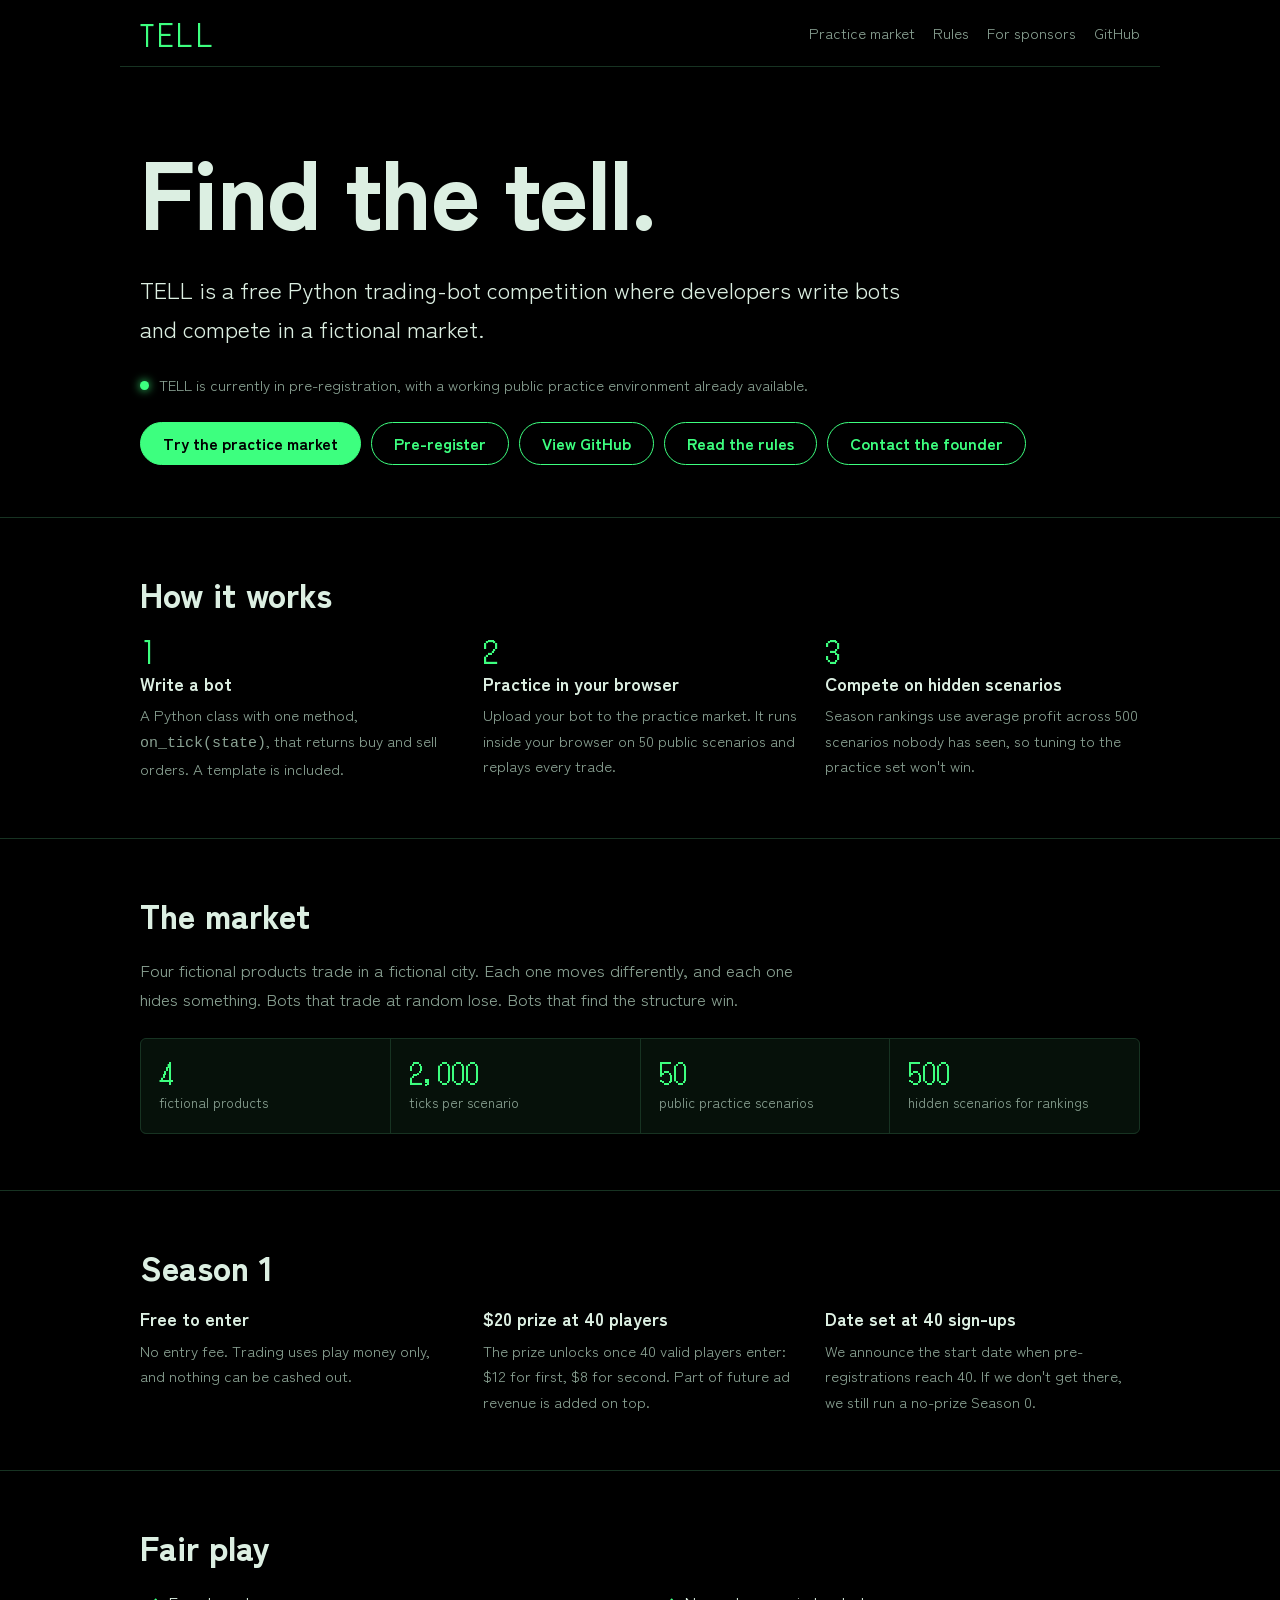
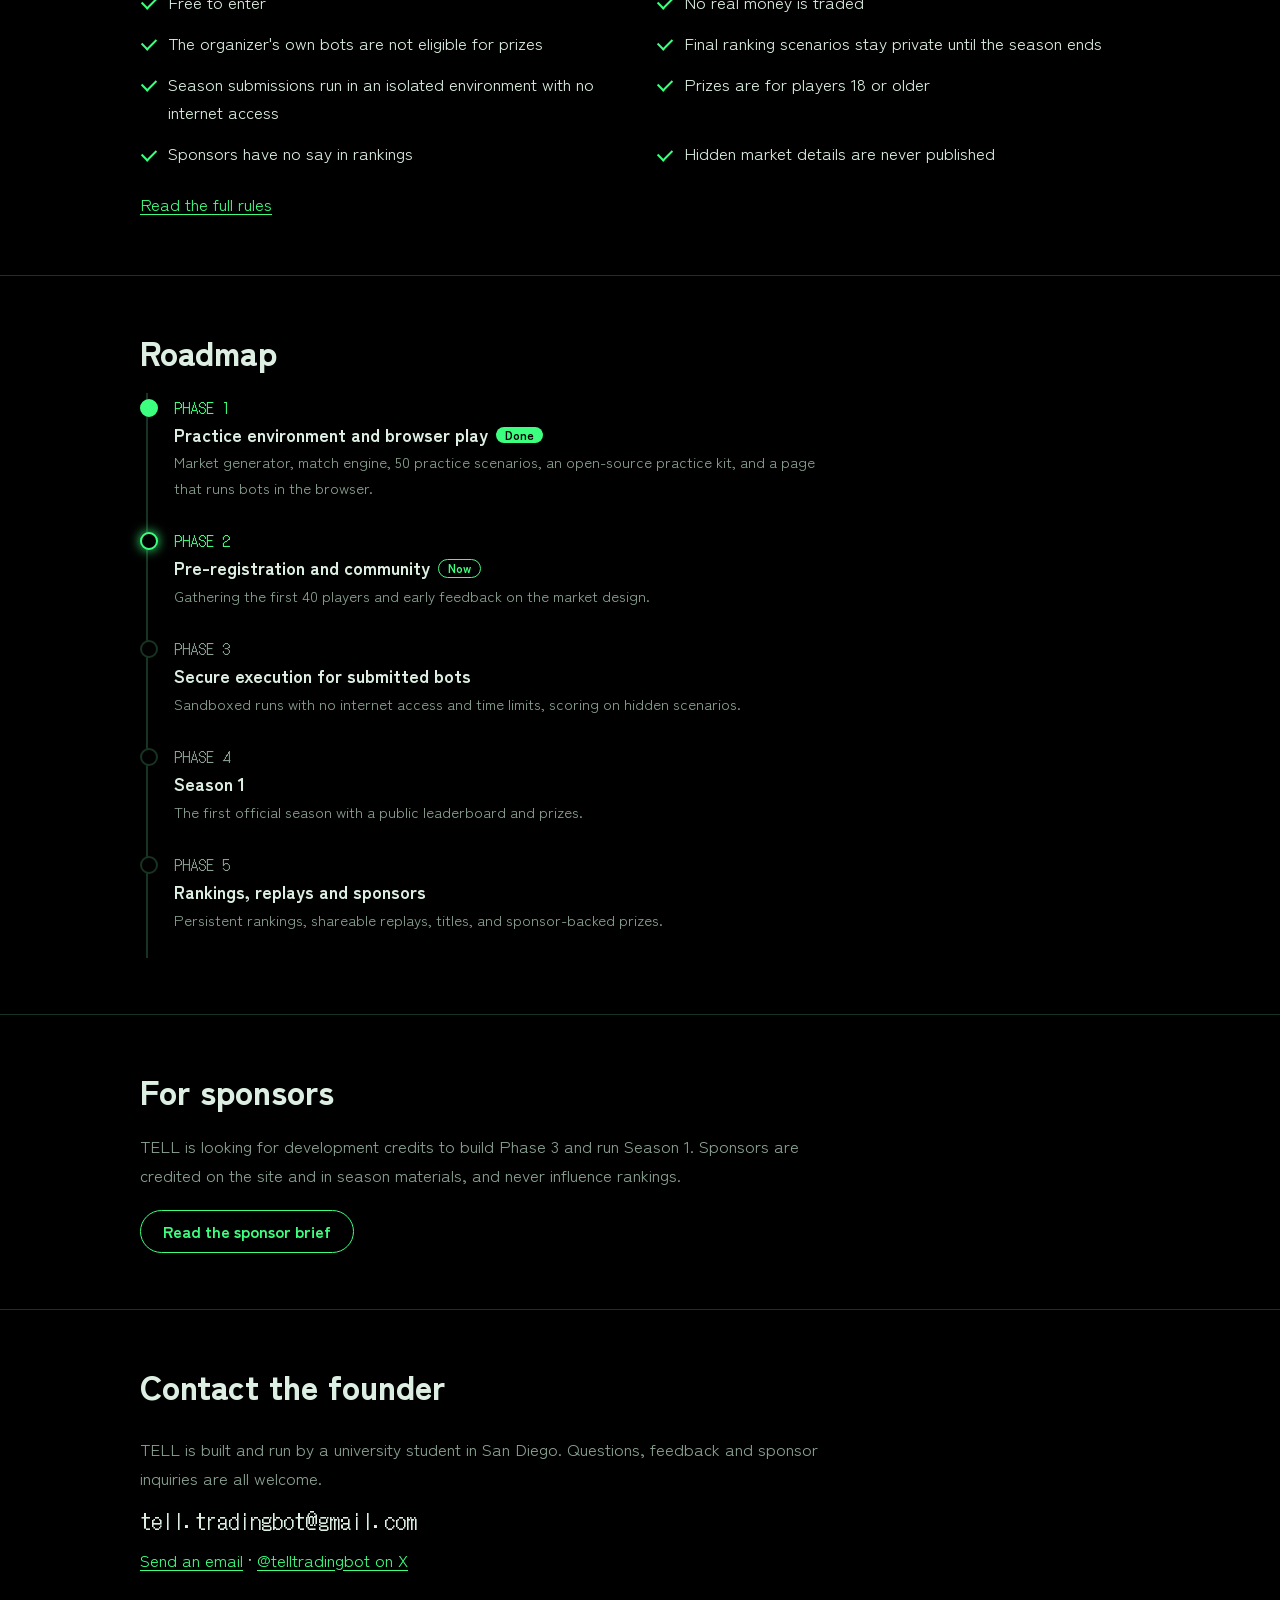
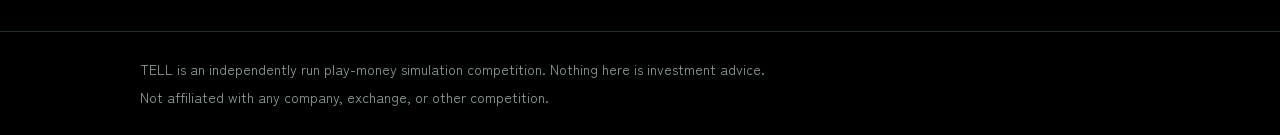
<file: index.html>
<!doctype html>
<html lang="en">
<head>
<meta charset="utf-8">
<meta name="viewport" content="width=device-width,initial-scale=1,viewport-fit=cover">
<title>TELL — Find the tell.</title>
<meta name="description" content="TELL is a free Python trading-bot competition where developers write bots and compete in a fictional market.">
<meta property="og:type" content="website">
<meta property="og:site_name" content="TELL">
<meta property="og:title" content="TELL — Find the tell.">
<meta property="og:description" content="TELL is a free Python trading-bot competition where developers write bots and compete in a fictional market.">
<meta property="og:url" content="https://telltradingbot-lang.github.io/tell-practice/">
<meta property="og:image" content="https://telltradingbot-lang.github.io/tell-practice/web/og.png">
<meta property="og:image:width" content="1200">
<meta property="og:image:height" content="630">
<meta name="twitter:card" content="summary_large_image">
<meta name="twitter:image" content="https://telltradingbot-lang.github.io/tell-practice/web/og.png">
<link rel="icon" href="web/og.png">
<link rel="preconnect" href="https://fonts.googleapis.com">
<link rel="stylesheet" href="https://fonts.googleapis.com/css2?family=DotGothic16&family=Zen+Kaku+Gothic+New:wght@400;500;700;900&display=swap">
<link rel="stylesheet" href="site.css">
</head>
<body>

<header>
  <div class="wrap top">
    <a class="wordmark" href="./">TELL</a>
    <nav class="nav" aria-label="Site">
      <a href="web/">Practice market</a>
      <a href="rules.html">Rules</a>
      <a href="sponsors.html">For sponsors</a>
      <a href="https://github.com/telltradingbot-lang/tell-practice">GitHub</a>
    </nav>
  </div>
</header>

<main>
<div class="hero">
  <div class="wrap">
    <h1>Find the tell.</h1>
    <p class="oneliner">TELL is a free Python trading-bot competition where developers write bots and compete in a fictional market.</p>
    <p class="status">TELL is currently in pre-registration, with a working public practice environment already available.</p>
    <div class="btns">
      <a class="btn primary" href="web/">Try the practice market</a>
      <a class="btn" href="https://docs.google.com/forms/d/e/1FAIpQLScodTToTpoWhyD7kxLS6b8hWy7AxgMGxw-bn-_qvMKvQmtWyg/viewform" target="_blank" rel="noopener">Pre-register</a>
      <a class="btn" href="https://github.com/telltradingbot-lang/tell-practice">View GitHub</a>
      <a class="btn" href="rules.html">Read the rules</a>
      <a class="btn" href="#contact">Contact the founder</a>
    </div>
  </div>
</div>

<section>
  <div class="wrap">
    <h2>How it works</h2>
    <div class="cols">
      <div class="col"><div class="n">1</div><h3>Write a bot</h3><p>A Python class with one method, <code>on_tick(state)</code>, that returns buy and sell orders. A template is included.</p></div>
      <div class="col"><div class="n">2</div><h3>Practice in your browser</h3><p>Upload your bot to the practice market. It runs inside your browser on 50 public scenarios and replays every trade.</p></div>
      <div class="col"><div class="n">3</div><h3>Compete on hidden scenarios</h3><p>Season rankings use average profit across 500 scenarios nobody has seen, so tuning to the practice set won't win.</p></div>
    </div>
  </div>
</section>

<section>
  <div class="wrap">
    <h2>The market</h2>
    <p class="lede" style="margin-bottom:24px">Four fictional products trade in a fictional city. Each one moves differently, and each one hides something. Bots that trade at random lose. Bots that find the structure win.</p>
    <div class="facts">
      <div class="fact"><span class="v">4</span><span class="k">fictional products</span></div>
      <div class="fact"><span class="v">2,000</span><span class="k">ticks per scenario</span></div>
      <div class="fact"><span class="v">50</span><span class="k">public practice scenarios</span></div>
      <div class="fact"><span class="v">500</span><span class="k">hidden scenarios for rankings</span></div>
    </div>
  </div>
</section>

<section>
  <div class="wrap">
    <h2>Season 1</h2>
    <div class="cols">
      <div class="col"><h3>Free to enter</h3><p>No entry fee. Trading uses play money only, and nothing can be cashed out.</p></div>
      <div class="col"><h3>$20 prize at 40 players</h3><p>The prize unlocks once 40 valid players enter: $12 for first, $8 for second. Part of future ad revenue is added on top.</p></div>
      <div class="col"><h3>Date set at 40 sign-ups</h3><p>We announce the start date when pre-registrations reach 40. If we don't get there, we still run a no-prize Season 0.</p></div>
    </div>
  </div>
</section>

<section>
  <div class="wrap">
    <h2>Fair play</h2>
    <ul class="checks">
      <li>Free to enter</li>
      <li>No real money is traded</li>
      <li>The organizer's own bots are not eligible for prizes</li>
      <li>Final ranking scenarios stay private until the season ends</li>
      <li>Season submissions run in an isolated environment with no internet access</li>
      <li>Prizes are for players 18 or older</li>
      <li>Sponsors have no say in rankings</li>
      <li>Hidden market details are never published</li>
    </ul>
    <p style="margin-top:22px"><a href="rules.html">Read the full rules</a></p>
  </div>
</section>

<section id="roadmap">
  <div class="wrap">
    <h2>Roadmap</h2>
    <ol class="road">
      <li class="done"><span class="ph">PHASE 1</span><h3>Practice environment and browser play<span class="tag done">Done</span></h3><p>Market generator, match engine, 50 practice scenarios, an open-source practice kit, and a page that runs bots in the browser.</p></li>
      <li class="now"><span class="ph">PHASE 2</span><h3>Pre-registration and community<span class="tag now">Now</span></h3><p>Gathering the first 40 players and early feedback on the market design.</p></li>
      <li><span class="ph">PHASE 3</span><h3>Secure execution for submitted bots</h3><p>Sandboxed runs with no internet access and time limits, scoring on hidden scenarios.</p></li>
      <li><span class="ph">PHASE 4</span><h3>Season 1</h3><p>The first official season with a public leaderboard and prizes.</p></li>
      <li><span class="ph">PHASE 5</span><h3>Rankings, replays and sponsors</h3><p>Persistent rankings, shareable replays, titles, and sponsor-backed prizes.</p></li>
    </ol>
  </div>
</section>

<section>
  <div class="wrap">
    <h2>For sponsors</h2>
    <p class="lede" style="margin-bottom:20px">TELL is looking for development credits to build Phase 3 and run Season 1. Sponsors are credited on the site and in season materials, and never influence rankings.</p>
    <a class="btn" href="sponsors.html">Read the sponsor brief</a>
  </div>
</section>

<section id="contact">
  <div class="wrap contact">
    <h2>Contact the founder</h2>
    <p class="lede">TELL is built and run by a university student in San Diego. Questions, feedback and sponsor inquiries are all welcome.</p>
    <p class="mail">tell.tradingbot@gmail.com</p>
    <p><a href="mailto:tell.tradingbot@gmail.com">Send an email</a> · <a href="https://x.com/telltradingbot">@telltradingbot on X</a></p>
  </div>
</section>
</main>

<footer>
  <div class="wrap">
    <p>TELL is an independently run play-money simulation competition. Nothing here is investment advice.</p>
    <p>Not affiliated with any company, exchange, or other competition.</p>
  </div>
</footer>
</body>
</html>
</file>
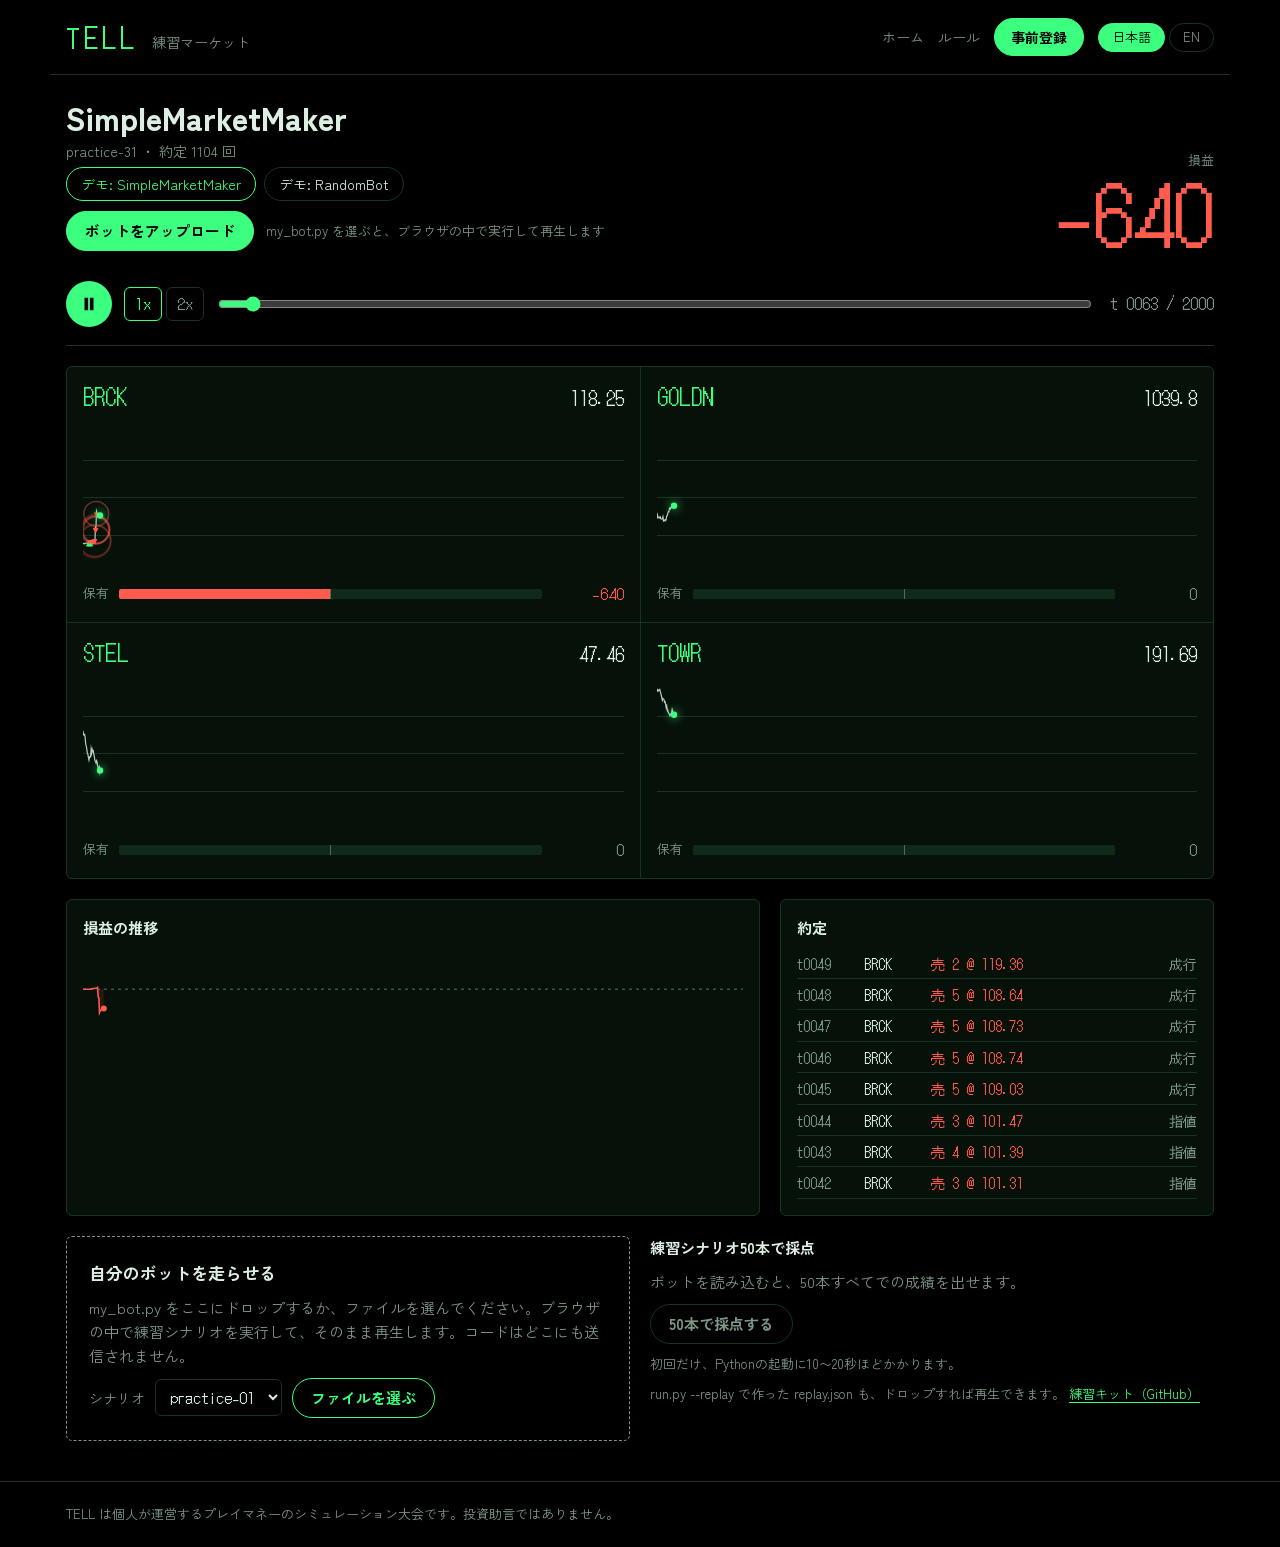
<file: web/index.html>
<!doctype html>
<html lang="ja">
<head>
<meta charset="utf-8">
<meta name="viewport" content="width=device-width,initial-scale=1,viewport-fit=cover">
<title>TELL — Find the tell.</title>
<meta name="description" content="TELL is a free Python trading-bot competition where developers write bots and compete in a fictional market. Run your bot in the browser.">
<meta property="og:type" content="website">
<meta property="og:site_name" content="TELL">
<meta property="og:title" content="TELL — Find the tell.">
<meta property="og:description" content="TELL is a free Python trading-bot competition where developers write bots and compete in a fictional market. Run your bot in the browser.">
<meta property="og:url" content="https://telltradingbot-lang.github.io/tell-practice/web/">
<meta property="og:image" content="https://telltradingbot-lang.github.io/tell-practice/web/og.png">
<meta property="og:image:width" content="1200">
<meta property="og:image:height" content="630">
<meta name="twitter:card" content="summary_large_image">
<meta name="twitter:title" content="TELL — Find the tell.">
<meta name="twitter:description" content="A trading bot game. Write a Python bot and watch it trade in your browser. Free, no real money.">
<meta name="twitter:image" content="https://telltradingbot-lang.github.io/tell-practice/web/og.png">
<style>:root{color-scheme:dark}body{margin:0}img{max-width:100%}[hidden]{display:none!important}</style>
</head>
<body>
<title>TELL Replay</title>
<meta name="claude:viewport-fit-sides" content="cover">
<link rel="preconnect" href="https://fonts.googleapis.com">
<link rel="stylesheet" href="https://fonts.googleapis.com/css2?family=DotGothic16&family=Zen+Kaku+Gothic+New:wght@400;500;700;900&display=swap">
<style>
/* Layout: 取引所の監視モニター。上に損益の電光表示と再生コントロール、下に4銘柄のチャートが時間とともに伸びる。
   単一テーマ（黒）を意図的に選択。TELL本体ページと同じトークン */
:root{
  --black:#000000;
  --surface:#06110a;
  --led:#3dff7f;
  --led-dim:#0f2a18;
  --text:#dcefe2;
  --muted:#7d9786;
  --line:#173322;
  --down:#ff5c4d;
  --body:"Zen Kaku Gothic New","Hiragino Sans","Noto Sans JP",system-ui,sans-serif;
  --dot:"DotGothic16","Hiragino Sans",monospace;
  color-scheme:dark;
}
*{box-sizing:border-box}
body{background:var(--black);color:var(--text);font-family:var(--body);font-size:15px;line-height:1.6}
.wrap{max-width:1180px;margin:0 auto;padding-left:max(16px,env(safe-area-inset-left,0px));padding-right:max(16px,env(safe-area-inset-right,0px))}
button,input{font:inherit}
:focus-visible{outline:2px solid var(--led);outline-offset:3px}
a{color:var(--led);text-underline-offset:3px}

.top{display:flex;align-items:center;justify-content:space-between;gap:16px;padding-block:18px;border-bottom:1px solid var(--line)}
.brand{display:flex;align-items:baseline;gap:14px}
.wordmark{font-family:var(--dot);font-size:28px;letter-spacing:.14em;color:var(--led);line-height:1;text-decoration:none}
.brand span{color:var(--muted);font-size:14px}
.right{display:flex;align-items:center;gap:14px;flex-wrap:wrap;justify-content:flex-end}
.hnav{display:flex;gap:14px;font-size:14px}.hnav a{color:var(--muted);text-decoration:none}.hnav a:hover{color:var(--text)}
.prereg{padding:7px 16px!important;font-size:14px!important;text-decoration:none}
@media (max-width:640px){.hnav{display:none}.right{gap:8px}}
.lang{display:flex;gap:4px}
.lang button{background:transparent;color:var(--muted);border:1px solid var(--line);border-radius:999px;padding:3px 13px;cursor:pointer;font-size:13px}
.lang button[aria-pressed="true"]{color:var(--black);background:var(--led);border-color:var(--led)}

/* scoreboard */
.board{display:grid;grid-template-columns:minmax(0,1fr) auto;gap:20px 32px;align-items:end;padding-block:24px 18px}
.who{display:grid;gap:4px;min-width:0}
.who .bot{font-weight:900;font-size:clamp(22px,3.4vw,32px);line-height:1.15;overflow-wrap:anywhere}
.who .meta{color:var(--muted);font-size:14px}
.pnl{text-align:right}
.pnl .k{color:var(--muted);font-size:13px}
.pnl .v{font-family:var(--dot);font-size:clamp(44px,8vw,80px);line-height:1;font-variant-numeric:tabular-nums;color:var(--led);transition:color .2s}
.pnl .v.neg{color:var(--down)}

/* controls */
.ctrl{display:flex;align-items:center;gap:12px;flex-wrap:wrap;padding-block:12px 18px;border-bottom:1px solid var(--line)}
.play{width:46px;height:46px;border-radius:50%;border:0;background:var(--led);color:var(--black);cursor:pointer;display:grid;place-items:center;flex:none}
.play svg{width:18px;height:18px;fill:currentColor}
.speeds{display:flex;gap:4px}
.speeds button{background:transparent;border:1px solid var(--line);color:var(--muted);border-radius:6px;padding:4px 10px;cursor:pointer;font-family:var(--dot);font-size:15px}
.speeds button[aria-pressed="true"]{border-color:var(--led);color:var(--led)}
.scrub{flex:1 1 220px;min-width:0;accent-color:var(--led)}
.tick{font-family:var(--dot);font-size:16px;color:var(--muted);font-variant-numeric:tabular-nums;min-width:108px;text-align:right}

/* products */
.grid{display:grid;grid-template-columns:repeat(2,minmax(0,1fr));gap:1px;background:var(--line);border:1px solid var(--line);border-radius:6px;overflow:hidden;margin-top:20px}
.prod{background:var(--surface);padding:16px;display:grid;gap:10px;min-width:0}
.ph{display:flex;align-items:baseline;justify-content:space-between;gap:12px}
.ph .tk{font-family:var(--dot);font-size:22px;color:var(--led);line-height:1}
.ph .px{font-family:var(--dot);font-size:18px;font-variant-numeric:tabular-nums}
.prod canvas{width:100%;height:150px;display:block}
.pf{display:grid;grid-template-columns:auto minmax(0,1fr) auto;align-items:center;gap:10px;font-size:13px;color:var(--muted)}
.meter{position:relative;height:10px;background:var(--led-dim);border-radius:2px;overflow:hidden}
.meter::after{content:"";position:absolute;left:50%;top:0;bottom:0;width:1px;background:var(--muted);opacity:.6}
.meter i{position:absolute;top:0;bottom:0;background:var(--led)}
.meter i.short{background:var(--down)}
.pf .pp{font-family:var(--dot);font-size:15px;font-variant-numeric:tabular-nums;min-width:72px;text-align:right}
.pp.pos{color:var(--led)}.pp.neg{color:var(--down)}

/* lower row */
.lower{display:grid;grid-template-columns:minmax(0,1.6fr) minmax(0,1fr);gap:20px;margin-top:20px}
.panel{background:var(--surface);border:1px solid var(--line);border-radius:6px;padding:16px;min-width:0}
.panel h2{font-size:15px;font-weight:700;margin:0 0 10px}
#eq{width:100%;height:150px;display:block}
.tape{list-style:none;margin:0;padding:0;display:grid;gap:2px;font-family:var(--dot);font-size:14px;font-variant-numeric:tabular-nums}
.tape li{display:grid;grid-template-columns:4.2em 4.2em 1fr auto;gap:8px;padding:3px 0;border-bottom:1px solid var(--line);white-space:nowrap}
.tape li:first-child{animation:flash .6s ease-out}
.tape .b{color:var(--led)}.tape .s{color:var(--down)}
.tape .k{color:var(--muted)}
.tape .empty{grid-template-columns:1fr;color:var(--muted);font-family:var(--body)}
@keyframes flash{from{background:color-mix(in srgb,var(--led) 22%,transparent)}to{background:transparent}}

/* load your own */
.load{display:grid;grid-template-columns:minmax(0,1fr) minmax(0,1fr);gap:20px;margin-block:20px 40px}
.drop{border:1px dashed var(--muted);border-radius:6px;padding:22px;display:grid;gap:10px;align-content:center;justify-items:start;transition:border-color .15s,background .15s}
.drop.over{border-color:var(--led);background:color-mix(in srgb,var(--led) 8%,transparent)}
.drop strong{font-size:17px}
.drop p{color:var(--muted);margin:0}
.btn{background:transparent;border:1px solid var(--led);color:var(--led);border-radius:999px;padding:7px 18px;cursor:pointer;font-weight:700}
.btn:hover{background:color-mix(in srgb,var(--led) 12%,transparent)}
.err{color:var(--down);font-size:14px;margin:0}
.how{display:grid;gap:10px;align-content:start}
.how h2{font-size:15px;font-weight:700;margin:0}
.how p{color:var(--muted);margin:0}
.how code{display:block;background:var(--surface);border:1px solid var(--line);border-radius:6px;padding:10px 12px;font-family:ui-monospace,Menlo,Consolas,monospace;font-size:14px;color:var(--text);overflow-x:auto;white-space:pre}
.demos{display:flex;gap:8px;flex-wrap:wrap}
.demos button{background:transparent;border:1px solid var(--line);color:var(--text);border-radius:999px;padding:5px 14px;cursor:pointer;font-size:14px}
.demos button[aria-pressed="true"]{border-color:var(--led);color:var(--led)}

.row{display:flex;align-items:center;gap:10px;flex-wrap:wrap}
.row label{color:var(--muted);font-size:14px}
select{background:var(--black);color:var(--text);border:1px solid var(--line);border-radius:6px;padding:6px 10px;font-family:var(--dot);font-size:15px}
.status{color:var(--led);font-size:14px;margin:0;display:flex;align-items:center;gap:8px}
.status::before{content:"";width:8px;height:8px;border-radius:50%;background:var(--led);animation:blink 1s steps(2) infinite}
@keyframes blink{50%{opacity:.2}}
pre.err{white-space:pre-wrap;font-family:ui-monospace,Menlo,Consolas,monospace;font-size:13px;background:color-mix(in srgb,var(--down) 8%,transparent);border:1px solid color-mix(in srgb,var(--down) 40%,transparent);border-radius:6px;padding:10px 12px;max-height:240px;overflow:auto;width:100%}
.score{display:grid;grid-template-columns:repeat(3,minmax(0,1fr));gap:1px;background:var(--line);border:1px solid var(--line);border-radius:6px;overflow:hidden}
.score div{background:var(--surface);padding:12px;display:grid;gap:2px}
.score .k{color:var(--muted);font-size:12px}
.score .v{font-family:var(--dot);font-size:24px;font-variant-numeric:tabular-nums;line-height:1.1}
.score .v.pos{color:var(--led)}.score .v.neg{color:var(--down)}
.btn:disabled{border-color:var(--line);color:var(--muted);cursor:default;background:transparent}
.small{font-size:13px;color:var(--muted);margin:0}
.btn.primary{background:var(--led);color:var(--black);border-color:var(--led)}
.btn.primary:hover{filter:brightness(1.1);background:var(--led)}
.uprow{display:flex;align-items:center;gap:12px;flex-wrap:wrap;margin-top:6px}
.uprow span{color:var(--muted);font-size:13px}
.dropall{position:fixed;inset:0;z-index:50;display:grid;place-items:center;background:color-mix(in srgb,var(--black) 82%,transparent);border:3px dashed var(--led);padding:max(16px,env(safe-area-inset-left,0px))}
.dropall p{font-family:var(--dot);font-size:clamp(24px,4vw,40px);color:var(--led);margin:0;text-align:center}
footer{border-top:1px solid var(--line);color:var(--muted);font-size:13px}
footer .wrap{padding-block:22px}

@media (max-width:820px){
  .grid,.lower,.load{grid-template-columns:1fr}
  .board{grid-template-columns:1fr}
  .pnl{text-align:left}
  .prod canvas{height:120px}
}
</style>

<div class="wrap top">
  <div class="brand"><a class="wordmark" href="../">TELL</a><span data-i18n="sub">練習マーケット</span></div>
  <div class="right">
  <nav class="hnav" aria-label="Site"><a href="../" data-i18n="navHome">ホーム</a><a href="../rules.html" data-i18n="navRules">ルール</a></nav>
  <a class="btn primary prereg" href="https://docs.google.com/forms/d/e/1FAIpQLScodTToTpoWhyD7kxLS6b8hWy7AxgMGxw-bn-_qvMKvQmtWyg/viewform" target="_blank" rel="noopener" data-i18n="navReg">事前登録</a>
  <div class="lang" role="group" aria-label="Language">
    <button id="lang-ja" type="button" aria-pressed="true">日本語</button>
    <button id="lang-en" type="button" aria-pressed="false">EN</button>
  </div>
  </div>
</div>

<div class="wrap">
  <div class="board">
    <div class="who">
      <div class="bot" id="botName">—</div>
      <div class="meta" id="meta"></div>
      <div class="demos" id="demos" role="group" aria-label="Demo replays"></div>
      <div class="uprow"><button class="btn primary" id="upTop" type="button" data-i18n="upTop">ボットをアップロード</button><span data-i18n="upHint">my_bot.py を選ぶと、ブラウザの中で実行して再生します</span></div>
    </div>
    <div class="pnl">
      <div class="k" data-i18n="pnlK">損益</div>
      <div class="v" id="pnl" aria-live="off">0</div>
    </div>
  </div>

  <div class="ctrl">
    <button class="play" id="play" type="button" aria-label="Play"><svg id="playIcon" viewBox="0 0 20 20"><path d="M5 3l12 7-12 7z"/></svg></button>
    <div class="speeds" role="group" aria-label="Speed" id="speeds"></div>
    <input class="scrub" id="scrub" type="range" min="0" max="1999" value="0" aria-label="Tick">
    <div class="tick" id="tick">t 0000</div>
  </div>

  <div class="grid" id="grid"></div>

  <div class="lower">
    <div class="panel">
      <h2 data-i18n="eqH">損益の推移</h2>
      <canvas id="eq" aria-hidden="true"></canvas>
    </div>
    <div class="panel">
      <h2 data-i18n="tapeH">約定</h2>
      <ul class="tape" id="tape"></ul>
    </div>
  </div>

  <div class="load">
    <div class="drop" id="drop">
      <strong data-i18n="dropH">自分のボットを走らせる</strong>
      <p data-i18n="dropP">my_bot.py をここにドロップするか、ファイルを選んでください。ブラウザの中で練習シナリオを実行して、そのまま再生します。コードはどこにも送信されません。</p>
      <div class="row">
        <label for="scSel" data-i18n="scL">シナリオ</label>
        <select id="scSel"></select>
        <button class="btn" id="pick" type="button" data-i18n="pick">ファイルを選ぶ</button>
      </div>
      <input id="file" type="file" accept=".py,.json,text/x-python,application/json" hidden>
      <p class="status" id="status" hidden></p>
      <pre class="err" id="err" hidden></pre>
    </div>
    <div class="how">
      <h2 data-i18n="scoreH">練習シナリオ50本で採点</h2>
      <p id="scoreHint" data-i18n="scoreHint">ボットを読み込むと、50本すべてでの成績を出せます。</p>
      <div class="row"><button class="btn" id="scoreBtn" type="button" disabled data-i18n="scoreBtn">50本で採点する</button></div>
      <div class="score" id="score" hidden></div>
      <p class="small" data-i18n="small1">初回だけ、Pythonの起動に10〜20秒ほどかかります。</p>
      <p class="small"><span data-i18n="small2">run.py --replay で作った replay.json も、ドロップすれば再生できます。</span> <a href="https://github.com/telltradingbot-lang/tell-practice" target="_blank" rel="noopener" data-i18n="kit">練習キット（GitHub）</a></p>
    </div>
  </div>
</div>

<div class="dropall" id="dropAll" hidden><p data-i18n="dropAll">ここにドロップ</p></div>

<footer><div class="wrap" data-i18n="foot">TELL は個人が運営するプレイマネーのシミュレーション大会です。投資助言ではありません。</div></footer>

<script type="application/json" id="demoData">[{"format":"tell-replay-1","bot":"SimpleMarketMaker","scenario":"practice-31","ticks":2000,"products":["BRCK","GOLDN","STEL","TOWR"],"limits":{"BRCK":50,"GOLDN":20,"STEL":30,"TOWR":30},"mid":{"BRCK":[100.0,99.934,99.776,99.067,99.428,99.585,99.582,99.994,99.781,99.447,99.861,100.41,100.129,99.774,99.976,99.961,99.767,100.12,100.077,100.245,100.001,100.462,100.185,100.172,99.769,99.606,99.358,99.582,99.991,99.761,99.553,99.459,99.798,99.909,99.797,100.139,99.651,100.007,100.226,100.445,100.376,100.109,100.346,100.145,100.082,111.028,110.737,110.73,110.64,121.356,120.998,120.668,119.913,119.387,119.313,119.432,119.184,118.71,118.414,117.951,118.411,117.948,118.188,118.248,117.86,118.114,117.983,118.211,117.442,117.473,117.569,117.731,117.833,117.764,117.97,117.723,117.488,117.308,117.423,117.702,117.808,117.418,117.415,117.42,117.6,116.919,116.821,117.319,117.271,117.326,117.028,117.112,117.358,117.383,117.878,117.979,117.895,117.733,117.787,117.839,117.655,117.663,106.836,106.991,107.83,108.19,107.684,108.241,107.741,108.063,108.279,108.719,108.862,108.533,108.417,107.934,108.067,108.569,108.598,108.307,108.313,108.476,108.411,108.498,109.424,109.765,109.444,109.626,109.417,108.959,108.575,109.017,108.756,108.924,108.998,108.745,108.682,108.778,108.49,108.857,108.771,108.654,109.031,108.961,108.774,109.254,108.859,108.886,108.456,108.603,108.733,108.824,109.023,109.108,108.705,108.621,108.853,108.783,109.01,108.948,108.983,108.812,108.903,108.861,109.055,108.948,108.851,108.464,108.902,108.999,108.691,108.474,108.876,109.459,109.466,109.258,108.93,108.944,108.761,108.946,108.646,108.618,108.33,108.2,108.455,108.736,108.816,108.702,108.342,108.27,108.135,107.85,108.411,108.341,108.302,107.714,107.996,108.061,108.235,108.424,108.717,108.791,108.685,108.365,108.399,108.639,108.352,108.672,108.779,108.607,109.272,109.286,108.894,108.809,108.853,109.092,109.002,108.91,108.882,108.946,108.999,108.637,108.907,109.121,109.191,108.77,108.713,108.515,108.257,108.442,108.445,108.816,108.617,108.553,108.876,109.089,109.062,109.221,109.194,108.983,109.04,108.733,108.662,108.55,108.59,109.153,109.15,108.966,108.712,108.625,108.97,108.668,108.866,108.521,108.346,108.319,108.326,108.591,108.654,108.627,108.714,108.832,109.04,109.44,109.632,109.923,109.725,109.295,109.091,109.186,108.895,109.039,108.993,109.722,109.592,109.494,109.315,108.716,108.527,108.596,109.097,109.487,109.467,109.242,109.207,108.903,108.674,108.784,108.781,108.786,108.782,109.386,108.964,108.736,109.227,109.151,109.371,109.439,109.343,109.713,109.276,109.656,109.856,109.555,109.776,109.754,109.786,109.489,109.383,109.067,109.316,109.302,109.716,109.655,109.495,109.602,109.505,109.016,109.219,109.688,109.673,109.623,109.281,109.145,109.498,109.637,109.52,109.79,109.348,109.692,109.688,109.393,109.438,109.566,109.56,109.22,109.269,109.038,109.456,109.155,109.395,109.068,108.862,119.555,119.051,118.842,118.855,118.946,118.596,118.502,118.621,107.425,107.756,107.848,107.737,107.786,107.509,107.657,107.998,108.198,107.879,108.47,108.723,108.731,108.795,108.875,108.76,108.465,108.469,108.82,108.936,109.136,119.948,119.796,118.731,118.025,117.676,118.083,118.149,118.069,118.429,118.709,118.507,118.446,107.277,107.664,108.119,108.306,108.93,108.72,108.924,108.697,109.191,109.613,109.403,109.374,109.27,109.121,109.912,109.397,109.01,109.102,108.751,108.956,108.83,108.339,108.272,108.303,108.458,108.578,108.376,108.106,108.065,108.292,108.562,108.42,107.816,108.273,108.261,108.504,108.654,108.963,108.682,108.592,108.383,108.647,108.806,108.671,108.731,108.57,108.724,108.854,109.035,108.387,108.365,108.335,108.555,108.64,108.346,108.591,108.454,108.515,108.146,108.319,108.286,108.418,108.072,107.998,108.28,108.539,108.561,108.714,108.519,108.256,108.521,108.459,108.328,108.769,108.43,108.609,108.454,108.396,108.516,108.59,108.614,108.79,108.864,108.708,108.982,108.968,108.756,108.616,108.856,108.879,108.605,108.742,108.498,108.947,108.615,108.447,108.99,109.37,109.331,108.902,108.481,108.065,108.19,108.63,108.288,108.737,108.766,108.62,108.389,108.217,108.488,108.376,108.168,108.198,108.452,108.596,108.473,108.723,108.302,108.509,108.73,108.514,108.318,108.38,108.574,107.982,107.686,107.624,108.106,108.183,108.21,108.183,108.064,108.598,109.167,109.151,109.272,109.162,109.634,109.302,109.457,109.299,109.315,109.307,108.843,108.756,108.926,108.718,108.541,108.583,108.491,108.903,109.062,109.247,108.999,108.744,108.811,108.535,108.519,108.704,108.569,108.317,108.266,108.184,108.47,108.488,108.932,108.34,108.844,108.631,108.547,108.63,108.282,108.357,108.622,108.285,108.594,108.49,109.0,108.719,108.769,108.981,108.576,108.637,108.622,108.407,108.399,107.966,108.324,108.687,108.27,108.564,108.539,108.627,108.905,108.99,108.94,108.978,108.701,108.27,107.971,108.119,108.568,108.475,108.052,108.298,108.21,108.169,108.192,108.104,107.824,108.008,108.24,107.959,108.274,108.36,107.916,108.511,108.885,108.484,108.376,108.346,108.094,108.341,108.251,108.333,108.402,108.551,108.766,109.057,108.51,108.326,108.35,108.071,108.489,108.223,108.414,108.436,108.259,108.437,108.268,108.155,108.183,108.151,108.365,108.626,108.313,108.582,108.411,108.479,108.534,108.293,108.436,108.624,108.659,109.162,108.903,108.758,108.786,108.744,108.86,108.515,107.802,107.939,107.968,108.086,107.628,108.285,108.645,108.415,108.683,108.547,108.47,107.993,108.398,108.184,107.932,108.177,108.272,107.974,107.907,107.955,108.008,108.288,107.988,107.783,107.816,108.235,108.165,108.073,108.494,108.034,107.596,107.32,107.063,107.375,107.877,107.528,107.579,107.256,107.49,108.215,108.441,108.008,108.083,108.514,108.898,108.675,108.853,108.473,108.734,108.731,109.358,109.195,109.043,109.08,108.892,108.837,109.013,108.352,108.362,108.396,108.39,108.357,108.374,108.299,108.295,97.389,97.89,98.506,98.545,98.576,99.273,99.427,99.303,99.717,99.583,99.414,99.826,99.57,99.262,99.376,99.351,99.621,99.591,98.78,98.574,98.8,98.779,98.88,98.69,99.094,98.648,98.427,98.461,98.752,98.785,98.901,98.782,98.891,99.106,99.106,99.264,99.428,99.681,99.812,99.867,99.796,99.832,100.266,99.822,99.757,99.6,99.208,99.212,99.175,99.419,99.553,99.057,98.958,87.659,88.353,89.007,89.028,89.405,89.617,89.581,89.86,89.879,89.955,90.354,90.353,90.293,90.537,90.276,90.396,90.167,90.09,90.523,90.486,90.502,90.807,91.062,90.876,90.937,90.9,90.916,90.468,90.086,90.381,90.443,90.208,90.516,90.408,90.696,90.242,90.078,89.83,89.664,89.745,90.117,89.787,90.09,89.973,90.252,89.832,89.601,89.918,90.168,90.204,90.226,90.012,90.201,90.413,90.53,90.639,90.518,90.683,90.645,91.02,90.565,91.196,90.981,91.07,90.834,90.748,90.47,90.519,90.459,90.612,90.938,90.919,90.374,90.493,90.916,90.86,90.216,89.899,89.865,90.072,89.757,89.729,89.612,89.764,89.921,89.974,90.13,90.237,90.416,90.34,90.477,90.322,90.302,89.703,89.75,89.888,89.877,90.132,90.512,90.356,90.457,90.483,90.708,89.871,90.033,90.113,90.451,90.537,90.387,90.725,90.36,90.322,90.477,90.262,90.52,90.918,90.796,90.62,90.674,90.485,90.338,90.418,90.759,91.142,90.813,90.32,90.729,90.257,90.361,90.337,90.509,90.217,90.011,90.195,90.1,90.231,90.313,90.766,90.928,91.134,90.993,90.78,90.851,90.865,91.115,91.089,90.842,90.809,90.64,90.559,90.609,90.947,101.72,101.232,100.773,100.429,100.477,99.956,99.875,100.136,100.42,100.252,100.348,100.301,100.279,100.551,100.159,100.16,99.859,99.752,99.452,99.746,99.842,99.949,100.349,99.831,99.653,99.785,99.74,99.258,99.08,99.247,99.084,99.042,98.8,98.799,98.475,98.514,98.464,98.752,99.19,99.306,99.601,100.1,99.593,99.316,98.978,99.147,99.059,98.966,99.118,99.051,99.148,99.383,99.333,99.368,99.0,98.777,98.667,98.954,98.779,98.761,98.981,99.193,98.998,99.124,98.882,98.637,98.82,98.874,98.955,99.042,99.485,99.816,99.766,99.525,99.258,99.364,98.966,99.325,99.031,99.075,99.389,99.429,99.425,99.498,99.35,100.067,99.564,99.387,99.264,99.648,99.394,99.59,99.809,100.508,100.516,100.636,100.294,99.959,100.249,100.156,100.692,100.361,100.24,100.127,100.061,99.466,99.123,98.854,99.09,98.733,99.061,99.099,99.321,109.957,109.662,109.532,108.916,108.582,108.783,108.987,108.595,108.746,108.694,109.034,109.197,108.687,108.661,108.864,109.109,109.052,108.756,108.572,108.41,108.255,108.351,108.346,108.453,108.305,108.363,108.453,108.603,108.793,109.151,109.055,108.722,108.98,108.627,108.37,107.85,108.205,107.972,108.434,108.532,107.962,107.934,108.037,108.485,108.778,108.613,108.451,108.617,109.339,109.483,109.508,109.207,109.451,108.781,108.669,109.005,108.62,108.889,108.539,108.536,108.49,108.132,108.058,108.521,107.99,108.235,108.838,108.533,108.506,108.931,109.166,108.948,109.082,108.902,109.025,108.685,108.748,109.274,109.145,108.696,108.717,108.808,108.691,108.486,108.395,108.233,108.133,108.264,108.364,108.414,108.716,108.785,108.412,108.338,108.376,108.485,108.564,108.7,108.9,108.815,108.311,108.651,108.564,109.029,108.298,108.005,107.825,108.054,107.852,107.89,108.406,108.655,108.983,109.464,108.965,108.504,108.753,108.644,108.534,108.643,108.832,108.905,109.039,108.609,108.423,119.334,118.941,118.047,117.501,117.621,117.519,117.319,117.492,117.494,117.447,117.788,117.632,117.767,117.456,117.165,117.25,117.624,117.528,117.474,117.431,117.453,117.61,117.399,117.399,117.719,117.704,117.816,117.556,117.378,117.362,117.659,118.029,117.762,117.745,117.442,117.333,117.039,117.194,117.217,117.503,117.931,117.729,118.037,117.733,118.207,118.228,117.559,117.629,117.766,117.856,118.39,118.023,117.689,117.995,118.072,118.222,118.359,118.618,118.354,118.618,118.598,118.606,118.561,118.14,118.345,118.176,117.896,117.562,117.653,117.577,117.84,117.753,117.652,117.871,117.791,117.875,117.482,117.841,117.977,118.086,118.118,117.785,117.951,118.338,118.161,118.025,118.248,118.021,117.788,118.107,118.346,117.948,118.118,117.834,117.852,117.859,117.876,118.057,118.036,118.007,117.998,118.125,118.507,118.181,117.865,117.583,117.679,117.554,117.094,117.197,117.005,117.851,117.805,117.287,116.991,117.023,116.854,117.102,117.404,118.015,118.173,117.993,118.193,117.937,117.85,117.854,117.788,117.912,118.342,118.148,118.2,118.198,118.109,118.055,117.841,118.096,117.699,117.978,117.865,117.671,117.675,117.603,117.611,117.2,117.654,117.698,117.6,117.54,118.037,118.024,117.878,117.517,117.6,117.737,118.021,118.486,118.234,118.583,118.136,118.271,118.017,117.892,117.685,117.944,117.663,117.773,117.938,117.877,117.697,117.585,117.795,117.768,117.893,117.641,117.607,117.388,117.123,117.26,117.324,117.663,117.486,117.506,117.638,117.796,118.278,118.216,117.773,117.353,117.073,116.938,116.806,116.763,116.752,116.977,117.405,117.705,117.283,117.474,117.175,117.122,117.275,117.265,106.83,107.242,107.922,108.321,108.04,108.525,108.327,108.092,108.428,108.448,108.412,108.224,108.463,108.153,107.929,107.89,108.003,107.908,108.292,108.031,107.926,108.116,108.081,108.149,108.094,108.547,108.354,108.362,108.456,109.092,109.7,109.821,109.506,109.195,109.224,108.839,108.726,108.723,108.542,109.213,108.575,108.428,108.126,108.454,108.465,108.153,97.524,97.586,98.451,98.552,98.491,98.597,99.217,99.501,99.567,99.983,100.186,99.921,99.669,99.599,89.111,89.242,89.504,90.068,89.944,90.651,90.62,91.238,91.29,91.339,91.031,90.681,90.874,91.353,91.304,90.843,91.053,91.208,90.865,91.018,90.994,90.674,91.354,91.641,91.744,91.238,91.44,102.434,101.749,101.312,100.897,100.8,100.524,100.931,100.559,100.416,100.488,99.809,99.827,99.866,99.901,99.874,100.366,100.625,100.418,100.704,100.576,100.705,100.43,100.215,100.3,99.976,99.843,99.516,99.203,99.753,99.612,99.906,99.875,99.919,99.923,100.548,100.61,100.165,99.989,99.696,99.511,99.596,99.44,110.247,109.97,109.831,109.49,109.132,119.447,119.409,118.967,119.034,118.741,118.839,118.6,118.518,118.022,118.421,118.169,118.351,118.282,118.226,118.244,117.807,117.913,117.87,117.763,117.444,117.508,117.599,117.721,117.675,117.27,117.061,117.451,117.801,117.876,117.969,118.07,117.586,117.606,117.67,118.206,118.339,118.018,118.244,118.302,118.233,118.032,117.556,117.346,117.304,117.57,117.777,118.232,118.297,118.235,118.027,117.926,117.691,117.778,117.508,117.649,117.715,117.739,117.837,117.966,117.861,118.21,118.076,117.637,117.474,117.542,117.564,117.905,117.953,117.906,117.861,117.768,117.513,117.982,117.878,117.854,118.165,118.318,128.648,128.555,128.23,127.987,127.982,128.054,127.548,127.861,127.471,127.577,127.767,127.383,127.779,127.974,127.87,128.032,127.806,127.523,127.197,127.402,127.013,126.967,127.423,126.97,126.504,126.452,126.429,126.424,127.051,127.036,126.797,127.029,127.083,127.165,127.457,127.282,127.123,126.892,126.805,137.749,137.662,137.381,137.409,137.248,137.094,136.912,136.71,136.542,136.38,147.117,146.894,146.627,146.123,145.518,145.177,144.766,144.656,144.58,144.716,144.823,144.97,144.886,144.607,144.583,144.73,144.84,145.138,145.165,145.631,146.055,145.649,145.304,145.38,145.368,145.447,145.113,145.387,145.408,145.134,145.006,145.161,145.128,145.051,144.849,144.843,144.95,144.908,145.125,145.027,145.004,145.099,145.626,145.413,145.478,145.589,145.683,145.534,145.393,145.482,145.625,145.496,145.849,145.45,145.291,145.016,145.187,145.121,145.345,145.238,145.116,145.194,145.162,145.48,145.249,145.217,145.422,145.336,145.195,145.088,144.917,145.209,145.539,145.581,145.938,156.769,156.322,155.899,155.497,155.234,155.045,155.1,154.585,154.308,154.14,153.879,153.924,154.217,154.37,154.276,153.852,153.957,154.024,154.055,153.92,154.1,153.976,154.407,154.311,154.335,154.29,154.235,154.382,154.175,154.124,154.331,153.957,154.103,164.949,164.762,164.006,163.716,163.439,163.04,163.158,163.457,163.128,163.189,163.499,163.087,163.035,162.551,162.338,162.426,162.498,162.364,162.516,162.251,162.335,162.714,162.728,162.595,162.627,162.591,163.106,163.062,163.435,163.307,162.814,163.05,162.631,162.369,162.8,162.945,163.001,162.721,162.639,162.637,162.418,162.028,162.346,162.654,161.965,161.961,162.106,162.22,162.54,163.097,162.884,163.028,162.751,162.764,162.747,162.506,162.927,163.275,162.626,162.456,162.376,162.137,162.642,162.599,162.705,162.95,162.77,163.116,162.842,162.51,162.868,162.687,162.768,162.642,162.703,162.757,173.31,173.076,173.31,172.982,172.525,172.603,172.439,171.942,171.605,171.54,171.924,172.365,172.143,172.05,172.161,172.24,172.018,172.129,171.985,172.541,172.73,173.22,173.225,172.647,172.747,172.549,172.33,172.389,172.844,172.752,172.518,172.042,171.738,171.979,171.955,171.747,171.606,171.796,171.607,172.182,172.494,172.072,171.947,172.303,172.052,172.229,172.176,171.914,171.725,171.944,171.665,171.687,171.796,171.594,171.31,171.69,171.842,172.199,172.268,172.23,172.154,172.175,172.31,172.678,172.429,172.385,172.138,171.912,171.915,172.43,172.565,172.435,171.82,171.616,171.623,171.735,171.365,171.527,171.515,171.37,171.295,171.806,171.709,172.124,171.965,171.927,172.12,172.514,172.79,172.455,172.214,172.291,172.463,172.38,172.295,172.557,172.298,172.147,172.102,172.2,172.04,171.439,171.84,171.971,171.641,171.76,171.79,171.857,171.857,171.99,172.394,172.188,171.813,171.604,171.248,171.188,171.313,171.884,171.337,171.557,171.545,171.236,171.158,171.089,171.112,171.048,160.639,160.511,161.03,161.272,161.838,161.804,162.054,162.41,162.403,162.605,162.875,163.433,163.184,162.92,162.575,162.522,162.546,162.276,162.339,162.734,162.877,162.854,162.702,162.817,162.938,163.056,162.827,162.618,162.215,162.052,162.223,162.496,162.368,162.924,162.822,162.83,162.619,162.82,163.213,162.938,162.849,162.574,162.502,162.552,162.95,163.124,162.926,162.903,163.068,162.541,162.728,162.534,162.618,162.422,162.271,162.216,162.242,162.759,162.488,162.569,162.503,162.974,163.003,163.292,162.954,162.72,162.901,162.852,162.923,162.528,152.009,152.545,152.732,152.827],"GOLDN":[1000.0,1003.245,1011.1,1010.443,1004.287,1004.579,1004.415,1004.635,1001.958,1004.942,1005.165,1010.24,1006.324,1000.773,1000.572,997.698,999.471,1005.146,998.868,1003.25,1000.801,1008.056,1005.964,995.054,992.964,993.287,992.806,990.265,996.297,995.769,997.07,995.597,994.734,996.853,998.354,1000.9,1008.818,1010.207,1009.619,1014.878,1017.085,1017.874,1021.846,1018.884,1021.411,1029.236,1032.132,1030.463,1033.566,1032.082,1030.438,1030.735,1034.328,1033.134,1036.267,1036.328,1036.871,1038.679,1039.782,1038.526,1040.729,1041.656,1042.207,1039.831,1042.519,1044.436,1047.68,1046.484,1042.613,1041.258,1040.519,1038.954,1037.838,1037.871,1036.924,1040.652,1038.511,1042.638,1039.045,1038.783,1037.624,1040.082,1040.76,1039.72,1038.521,1037.399,1035.414,1037.54,1039.35,1041.711,1045.988,1044.666,1038.704,1044.626,1044.867,1044.54,1044.673,1044.603,1044.385,1048.283,1044.228,1046.83,1046.86,1046.392,1047.983,1050.24,1049.604,1049.082,1052.144,1057.787,1059.593,1059.561,1062.888,1065.771,1066.737,1067.397,1067.559,1068.881,1068.085,1063.435,1064.864,1062.732,1055.908,1061.616,1063.007,1062.467,1062.794,1071.091,1068.291,1068.383,1069.361,1066.248,1072.269,1068.045,1066.269,1065.366,1060.499,1056.981,1064.059,1063.498,1062.96,1063.054,1062.425,1064.43,1069.444,1068.549,1064.498,1062.217,1065.822,1062.803,1069.34,1071.502,1075.41,1079.922,1085.103,1086.901,1095.996,1098.185,1094.375,1096.576,1093.24,1092.877,1092.27,1093.776,1093.297,1097.741,1102.498,1098.402,1099.414,1092.48,1095.85,1093.292,1090.573,1088.562,1091.708,1091.058,1092.335,1092.702,1094.603,1086.734,1085.189,1087.162,1086.356,1088.904,1083.317,1081.799,1083.529,1081.231,1081.496,1087.054,1080.94,1082.666,1077.606,1072.684,1071.003,1073.354,1072.794,1075.021,1077.559,1083.738,1084.585,1085.155,1088.324,1090.884,1093.877,1096.669,1099.487,1100.406,1091.668,1090.994,1091.153,1092.609,1095.265,1092.2,1093.93,1095.32,1101.53,1098.483,1101.318,1097.313,1103.299,1112.332,1123.602,1115.237,1123.235,1125.053,1124.355,1125.217,1127.4,1123.303,1122.978,1126.868,1126.517,1121.839,1123.58,1121.641,1110.002,1117.625,1109.233,1112.818,1108.722,1110.895,1108.794,1114.052,1125.178,1125.192,1121.444,1129.994,1128.927,1136.736,1127.85,1129.454,1127.853,1139.421,1133.922,1127.896,1137.564,1138.304,1151.781,1155.627,1156.06,1161.092,1156.862,1165.78,1152.669,1145.114,1147.36,1142.296,1146.292,1155.658,1153.293,1157.739,1155.656,1163.103,1161.432,1164.73,1157.662,1155.359,1148.633,1140.201,1137.192,1140.561,1136.666,1127.815,1122.638,1123.542,1127.339,1132.246,1140.614,1149.993,1157.986,1158.902,1153.423,1150.4,1150.65,1139.87,1145.375,1148.348,1147.375,1153.722,1152.623,1151.948,1146.824,1141.245,1140.179,1146.266,1148.055,1143.814,1143.536,1146.657,1153.058,1149.254,1145.977,1149.005,1157.908,1155.406,1154.516,1154.56,1156.898,1163.155,1156.596,1161.076,1160.826,1172.294,1166.151,1162.221,1161.769,1167.288,1166.969,1170.43,1167.559,1167.557,1171.048,1165.786,1163.607,1162.724,1166.246,1161.415,1157.827,1159.362,1164.1,1163.539,1154.833,1155.153,1152.967,1155.326,1156.531,1160.051,1171.909,1178.987,1187.82,1183.443,1182.513,1176.744,1176.231,1187.3,1185.76,1192.163,1205.3,1199.631,1204.047,1212.252,1220.876,1234.062,1232.256,1224.655,1226.051,1232.058,1223.27,1230.524,1234.825,1220.528,1206.068,1210.051,1206.428,1218.083,1235.598,1248.188,1243.858,1236.32,1242.167,1239.529,1239.238,1226.716,1234.282,1238.002,1240.519,1219.646,1211.213,1207.88,1212.197,1223.721,1207.233,1198.204,1208.129,1196.4,1192.399,1192.449,1188.576,1192.021,1193.246,1190.099,1200.841,1197.798,1215.194,1225.753,1221.464,1224.823,1221.113,1220.242,1228.56,1239.887,1243.767,1231.885,1233.551,1223.097,1241.891,1250.366,1244.372,1220.076,1241.075,1246.721,1242.328,1226.215,1231.466,1225.957,1235.019,1225.498,1239.845,1239.628,1246.218,1242.701,1245.517,1251.914,1259.213,1256.818,1263.087,1255.619,1251.569,1252.566,1248.505,1249.006,1240.155,1231.962,1229.121,1218.96,1227.228,1224.325,1217.958,1214.31,1210.793,1214.592,1218.332,1218.264,1217.83,1217.134,1222.5,1228.856,1227.771,1221.08,1219.1,1219.951,1211.349,1200.696,1205.992,1212.244,1221.864,1240.702,1241.378,1237.015,1240.904,1238.168,1245.395,1242.072,1231.602,1235.081,1230.338,1228.836,1227.56,1225.064,1225.14,1223.715,1221.23,1220.268,1219.416,1215.384,1206.326,1204.678,1197.333,1193.041,1195.252,1192.887,1184.805,1177.998,1173.506,1161.178,1170.326,1170.796,1166.849,1168.634,1172.22,1168.452,1166.831,1167.123,1165.135,1173.078,1165.515,1170.223,1166.154,1161.37,1153.954,1158.439,1164.373,1162.739,1160.918,1163.745,1159.579,1155.429,1149.342,1160.639,1155.097,1152.12,1159.794,1165.836,1164.863,1164.951,1171.752,1175.242,1182.476,1180.181,1177.709,1175.047,1179.203,1176.42,1180.394,1189.254,1191.374,1191.137,1197.45,1192.25,1192.095,1186.439,1182.595,1184.367,1183.954,1177.502,1176.26,1171.044,1176.128,1187.273,1184.93,1189.509,1189.698,1187.459,1185.433,1181.79,1184.681,1176.869,1189.627,1179.815,1187.098,1192.834,1182.309,1173.493,1171.711,1173.661,1174.212,1175.432,1174.113,1169.011,1167.62,1168.698,1167.653,1170.55,1162.173,1163.967,1165.098,1171.189,1169.557,1173.837,1180.023,1177.264,1177.97,1174.859,1175.38,1171.207,1164.848,1166.715,1168.513,1167.421,1173.567,1184.813,1180.692,1168.989,1173.614,1179.619,1183.391,1177.767,1179.948,1178.284,1176.945,1170.604,1174.307,1176.385,1175.57,1173.847,1173.219,1174.251,1179.801,1182.755,1185.803,1191.725,1188.513,1193.832,1191.513,1190.688,1193.57,1196.683,1190.077,1187.234,1190.694,1189.498,1186.538,1187.922,1188.877,1189.148,1192.058,1195.205,1188.026,1190.278,1188.342,1186.755,1184.058,1184.365,1179.67,1183.857,1181.98,1185.762,1182.286,1179.452,1175.009,1175.186,1171.691,1169.596,1173.639,1171.556,1168.613,1163.43,1164.739,1161.79,1160.523,1166.582,1166.087,1170.628,1165.493,1166.015,1169.285,1168.463,1168.411,1164.403,1165.144,1169.299,1173.878,1172.063,1169.163,1173.264,1172.581,1171.254,1163.925,1166.461,1170.111,1168.043,1165.123,1161.453,1163.61,1163.745,1163.519,1170.329,1161.295,1163.541,1161.275,1164.82,1166.334,1168.754,1168.726,1171.015,1168.264,1168.739,1168.204,1169.497,1167.053,1174.647,1167.093,1167.107,1169.504,1164.155,1164.97,1166.76,1163.301,1160.156,1167.765,1164.927,1160.59,1165.575,1162.102,1159.194,1160.837,1159.338,1157.304,1159.049,1165.703,1162.631,1164.018,1162.397,1160.99,1154.879,1157.653,1148.979,1151.831,1153.237,1154.648,1157.346,1160.319,1167.745,1169.752,1172.435,1165.942,1169.219,1172.549,1171.137,1169.577,1177.328,1187.344,1185.659,1184.837,1181.038,1177.787,1183.177,1184.592,1185.609,1184.278,1183.192,1181.424,1179.397,1178.246,1173.587,1173.649,1179.879,1181.22,1184.994,1187.573,1195.236,1190.627,1193.611,1198.268,1200.732,1202.045,1195.481,1197.922,1194.042,1191.825,1187.684,1178.89,1176.073,1176.87,1176.07,1179.169,1174.869,1176.098,1171.436,1173.146,1170.967,1167.155,1162.303,1158.848,1164.154,1159.529,1163.407,1168.301,1171.041,1177.805,1180.053,1179.659,1177.501,1181.058,1182.38,1189.137,1193.75,1194.705,1190.1,1189.903,1190.824,1188.941,1188.774,1189.891,1192.554,1193.771,1199.105,1191.029,1187.059,1185.78,1184.814,1186.402,1191.448,1195.768,1195.997,1198.115,1206.448,1212.846,1215.814,1216.084,1213.258,1208.385,1215.274,1217.059,1213.54,1215.174,1216.615,1218.189,1215.925,1217.851,1216.204,1214.057,1209.827,1208.7,1204.506,1204.822,1210.314,1207.474,1202.144,1199.943,1195.189,1195.384,1189.808,1188.013,1188.463,1191.943,1190.823,1190.584,1185.369,1182.747,1184.814,1183.36,1179.454,1187.788,1178.519,1178.272,1184.868,1183.027,1182.851,1171.94,1175.355,1170.343,1171.595,1172.259,1180.112,1173.358,1174.592,1168.557,1178.55,1180.452,1174.47,1182.008,1176.592,1166.106,1171.919,1167.431,1156.601,1162.242,1170.61,1169.534,1168.374,1170.711,1165.343,1154.298,1145.954,1140.921,1139.262,1135.794,1131.808,1130.675,1136.677,1131.376,1131.629,1134.611,1138.631,1124.594,1130.149,1135.524,1144.858,1141.262,1136.683,1146.11,1151.56,1148.207,1152.517,1139.211,1138.183,1140.844,1137.577,1129.723,1128.002,1130.658,1133.068,1139.202,1136.588,1134.255,1126.797,1142.681,1142.27,1144.201,1140.889,1133.38,1142.696,1137.062,1130.375,1122.094,1120.238,1123.94,1122.195,1135.433,1145.898,1146.033,1136.651,1148.155,1137.675,1130.435,1134.417,1129.806,1140.755,1150.196,1138.688,1139.917,1146.609,1147.853,1149.067,1148.35,1138.269,1143.469,1140.29,1143.372,1148.779,1162.787,1155.885,1157.738,1153.448,1161.746,1149.641,1154.394,1163.115,1162.948,1171.22,1172.187,1170.332,1180.446,1173.608,1178.514,1184.478,1199.173,1207.182,1215.759,1206.121,1210.447,1196.564,1190.429,1194.217,1183.125,1180.506,1191.829,1194.392,1200.342,1206.428,1203.943,1197.067,1181.61,1178.303,1175.004,1170.07,1170.373,1176.842,1177.27,1174.148,1163.93,1160.596,1157.77,1163.773,1159.304,1160.037,1166.689,1168.134,1161.003,1153.628,1149.865,1148.831,1154.919,1144.691,1144.832,1142.032,1152.69,1150.197,1155.331,1151.775,1152.677,1151.302,1157.293,1164.685,1164.451,1171.471,1180.196,1174.857,1182.111,1181.278,1174.69,1174.539,1164.524,1158.908,1167.753,1170.884,1172.861,1176.48,1173.475,1168.936,1156.739,1157.766,1161.164,1169.253,1173.4,1179.963,1178.821,1182.235,1177.039,1176.663,1176.455,1184.197,1177.772,1181.563,1184.683,1183.156,1178.765,1172.979,1173.41,1173.334,1174.626,1173.725,1178.93,1182.59,1176.736,1173.731,1177.878,1180.567,1175.026,1174.934,1175.521,1182.534,1185.35,1191.531,1185.995,1184.517,1177.149,1171.914,1176.782,1166.831,1181.238,1189.105,1182.365,1180.045,1190.182,1202.882,1198.826,1203.847,1189.607,1186.582,1194.958,1199.115,1208.668,1209.73,1213.356,1219.169,1217.553,1218.856,1226.007,1227.219,1231.993,1235.166,1234.853,1227.982,1223.576,1235.211,1236.121,1245.401,1246.972,1238.535,1240.868,1247.989,1238.943,1240.38,1239.917,1239.495,1238.221,1238.94,1230.043,1225.271,1222.049,1225.613,1220.033,1228.373,1224.87,1213.559,1196.435,1195.946,1190.039,1197.297,1199.702,1201.562,1197.317,1180.921,1181.728,1187.791,1179.698,1176.537,1179.482,1173.767,1170.772,1166.601,1156.558,1159.032,1149.786,1156.718,1145.298,1136.551,1139.8,1129.842,1128.021,1127.438,1139.118,1136.555,1127.724,1116.53,1117.718,1126.615,1136.014,1124.858,1117.271,1125.61,1107.574,1091.573,1083.275,1096.415,1090.195,1083.083,1087.614,1095.13,1104.498,1107.419,1106.627,1106.568,1108.575,1111.817,1108.32,1107.251,1109.682,1106.969,1115.343,1114.708,1124.003,1122.563,1127.398,1129.24,1124.554,1121.008,1110.556,1109.39,1116.076,1104.445,1110.551,1088.422,1081.273,1075.171,1067.668,1065.987,1060.146,1058.18,1056.203,1058.419,1051.242,1048.317,1038.576,1032.532,1022.706,1020.828,1015.274,1009.053,1012.034,1014.038,1010.778,1005.351,996.105,992.387,986.048,979.832,990.312,991.917,991.964,985.989,978.009,983.756,981.773,984.329,984.596,980.849,976.112,970.722,974.053,969.123,973.452,975.84,964.977,971.792,966.751,967.032,966.571,958.03,957.026,959.6,971.732,973.981,975.295,976.345,976.691,979.862,981.652,988.82,989.154,995.232,1007.724,1003.632,995.439,993.449,993.628,994.227,994.288,1000.291,999.009,1003.786,1002.364,996.126,992.152,987.86,979.054,974.118,974.213,974.952,975.273,970.974,968.715,969.054,969.92,964.879,964.247,967.106,968.228,969.819,967.643,969.085,972.386,969.529,969.012,966.023,965.899,969.911,971.265,972.193,971.407,972.508,973.38,970.925,972.582,970.244,970.86,974.832,979.105,977.549,977.183,974.614,967.972,969.396,973.781,976.088,973.393,969.474,971.552,969.314,969.876,969.863,967.853,968.507,966.683,966.369,966.031,963.674,965.055,966.173,966.626,966.864,967.947,967.936,964.993,968.031,969.03,968.331,967.919,966.318,966.771,966.272,966.233,967.827,966.069,965.502,964.496,963.039,963.444,967.79,972.672,977.19,981.423,978.866,978.79,979.392,976.772,975.584,974.198,974.839,973.302,974.552,976.085,977.47,974.135,978.432,975.998,977.78,983.769,980.96,982.193,980.1,977.453,980.306,979.154,980.971,978.305,976.474,981.773,983.388,981.414,983.773,983.752,985.404,988.008,989.968,986.43,986.382,986.662,982.804,983.999,983.126,984.932,984.222,982.083,984.966,983.541,978.647,976.007,974.7,975.112,977.142,976.971,971.023,966.353,967.142,968.565,968.542,967.928,963.987,963.57,965.474,966.374,967.183,966.268,969.028,967.361,967.744,968.895,968.455,972.332,971.59,974.784,969.875,968.276,965.905,964.476,967.791,966.548,966.35,966.974,961.153,958.886,951.632,953.792,951.24,951.529,950.817,950.943,951.026,951.734,956.108,957.008,961.2,964.033,966.109,965.717,966.431,964.134,962.881,956.581,958.001,953.249,952.882,952.346,952.079,959.84,959.374,962.939,969.299,971.141,970.549,971.735,973.392,971.204,968.888,967.382,966.022,969.072,971.032,975.643,976.067,977.452,978.588,977.612,974.06,976.938,976.963,975.78,977.301,974.409,972.443,969.498,974.783,978.511,980.921,981.826,988.065,990.752,990.566,995.117,996.422,997.747,994.944,997.215,995.334,992.669,996.204,991.337,990.85,995.032,998.186,998.395,1001.925,998.121,997.294,996.002,992.429,987.228,984.749,981.555,986.598,983.376,982.017,984.15,982.552,982.356,980.818,981.127,985.219,986.017,982.786,982.775,981.305,979.637,979.806,977.416,974.376,972.809,972.556,972.359,971.646,968.178,970.829,971.797,970.554,972.179,969.767,971.286,972.583,973.099,975.557,980.739,978.115,979.477,978.326,978.399,981.428,978.648,980.633,980.709,979.128,979.581,979.341,975.218,976.205,977.906,979.895,980.069,976.794,977.043,975.118,975.905,981.269,987.05,986.367,990.332,989.832,992.246,993.397,989.11,988.638,983.411,981.382,979.375,977.499,982.281,988.741,991.452,990.046,997.541,998.039,997.921,999.415,997.539,990.187,992.672,992.19,988.051,987.61,985.87,988.17,992.516,996.064,991.401,988.269,986.791,990.572,986.611,989.066,982.507,979.659,981.013,979.716,977.428,972.029,972.341,974.13,976.145,974.566,972.036,974.592,972.999,968.78,972.62,972.208,968.235,967.135,965.434,964.533,962.159,963.328,966.617,968.208,969.458,969.255,967.585,968.162,971.835,970.054,975.625,975.125,976.755,976.109,975.283,976.317,976.445,977.057,977.411,975.812,975.602,978.479,977.879,978.249,980.705,983.57,981.504,981.546,983.222,981.251,974.724,976.749,975.614,977.484,981.198,981.933,981.646,986.036,988.166,983.955,986.142,985.769,986.58,987.426,991.811,990.223,989.821,989.125,986.5,985.07,984.138,983.988,982.717,985.787,982.616,986.559,984.028,988.128,995.704,990.734,992.133,996.363,997.543,994.828,999.408,1000.037,1000.621,998.116,996.552,999.077,999.608,995.802,995.972,1000.569,998.536,1004.488,997.079,996.052,994.134,996.453,996.205,995.276,996.077,995.815,998.389,1000.304,999.566,1000.452,1003.251,1002.189,1007.071,1009.246,1006.74,1011.523,1009.539,1006.522,1004.364,1004.221,1004.264,1003.666,1001.69,1002.127,1006.445,1003.847,1002.436,1003.401,1004.642,1004.841,1005.005,1003.085,1003.461,1002.754,1002.358,1003.559,1003.219,1001.914,999.188,996.584,996.632,993.863,994.012,994.445,994.068,989.799,990.487,991.146,990.645,990.242,991.049,994.026,996.429,996.442,997.937,996.489,992.291,992.378,993.243,992.416,993.801,994.017,991.576,988.417,984.63,980.709,977.345,977.288,971.907,971.032,970.559,973.805,976.557,981.593,976.35,975.157,974.33,971.968,974.003,975.315,975.86,972.084,970.236,968.128,973.572,978.898,974.844,974.565,975.68,976.439,978.465,978.895,978.254,982.438,981.674,987.36,986.102,982.32,977.14,975.272,973.944,980.227,977.259,983.356,983.696,985.055,983.442,982.925,976.62,976.068,970.494,974.92,975.762,973.138,977.627,977.144,974.798,973.762,974.104,974.462,975.359,975.469,976.528,972.76,974.735,972.867,970.341,967.938,966.26,966.812,971.94,979.038,979.069,978.321,979.485,980.411,979.056,978.781,980.198,982.294,978.813,979.418,974.832,977.112,978.531,977.537,980.039,980.182,979.234,974.344,976.595,977.985,979.781,979.393,981.466,981.071,978.145,980.191,981.629,981.292,977.259,978.305,977.294,980.077,978.625,977.919,977.315,976.999,976.505,974.351,974.741,972.67,970.757,973.14,972.63,974.903,976.167,979.468,980.258,978.789,980.904,981.881,981.322,981.421,978.946,976.53,980.618,986.54,984.43,980.454,979.77,975.731,976.247,968.964,972.917,975.672,980.407,978.669,978.625,972.54,971.697,971.19,969.928,969.405,970.376,969.009,970.877,968.368,970.486,965.955,963.605,964.048,963.933,960.417,961.551,962.573,963.086,960.243,962.944,964.033,963.4,964.294,964.725,964.277,960.802,962.787,963.597,964.079,964.58,963.979,964.801,963.446,963.606,964.172,961.572,959.439,955.19,949.743,945.573,943.759,948.902,943.885,940.568,943.629,944.324,941.426,940.486,942.021,939.946,944.04,938.033,939.769,939.972,940.034,946.6,941.919,940.334,941.873,945.54,946.088,940.631,940.494,934.061,929.382,929.736,928.792,929.307,928.656,923.464,926.274,925.694,924.353,927.309,928.459,928.519,930.167,926.493,925.354,930.803,930.223,928.866,927.183,925.299,925.341,928.744,928.211,929.969,922.385,919.256,923.148,919.329,923.505,919.92,916.925,913.385,911.951,908.137,908.607,907.13,908.972,908.12,904.942,907.242,903.508,899.329,891.919,891.64,894.825,892.444,891.872,891.819,885.731,879.564,882.687,877.664,879.757,880.84,879.719,871.299,874.186,879.013,879.254,874.018,875.02,879.035,869.503,881.212,885.843,889.015,883.998],"STEL":[50.0,49.73,49.737,49.648,49.748,49.783,49.763,49.412,49.558,49.402,49.14,48.957,49.022,48.792,48.828,48.892,48.567,48.547,48.497,48.487,48.298,48.218,48.125,48.185,48.323,48.318,48.297,48.225,48.344,48.574,48.816,48.577,48.579,48.835,48.806,48.674,48.67,48.594,48.711,48.519,48.51,48.524,48.336,48.238,48.092,48.183,48.048,48.082,47.949,47.958,48.083,48.141,48.0,47.831,47.754,47.541,47.631,47.599,47.621,47.607,47.699,47.744,47.37,47.464,47.27,47.185,47.273,47.288,47.141,47.337,47.404,47.396,47.332,47.474,47.646,47.591,47.65,47.823,47.951,48.144,48.082,47.86,47.699,47.579,47.594,47.692,47.747,47.733,47.694,47.675,47.473,47.289,47.202,47.259,47.322,47.454,47.419,47.477,47.571,47.656,47.931,47.968,47.916,47.829,47.812,47.859,47.686,47.818,47.716,47.809,47.716,47.543,47.585,47.275,47.26,47.479,47.617,47.726,47.471,47.521,47.647,47.539,47.602,47.799,47.781,47.822,47.712,47.646,47.705,47.745,47.997,47.801,47.772,47.871,47.92,48.047,48.072,48.078,48.211,48.177,48.133,48.34,48.476,48.225,48.075,48.183,48.259,48.624,48.442,48.37,48.227,48.269,48.264,48.361,48.346,48.39,48.43,48.593,48.486,48.409,48.468,48.714,48.575,48.691,48.711,48.853,48.621,48.525,48.418,48.229,48.087,47.946,47.889,47.599,47.546,47.647,47.64,47.639,47.342,47.405,47.581,47.601,47.693,47.781,47.754,47.806,47.679,47.798,47.908,47.903,47.845,47.854,47.908,47.868,47.787,47.754,47.934,47.945,47.636,47.819,47.636,47.636,47.605,47.402,47.058,47.049,46.94,46.944,46.875,46.996,47.126,46.916,47.099,47.075,47.228,47.366,47.471,47.624,47.363,47.459,47.388,47.315,47.43,47.334,47.264,46.98,46.591,46.84,46.869,46.822,46.802,46.628,46.71,46.666,46.811,46.906,47.132,47.257,47.109,47.17,47.281,47.393,47.421,47.421,47.585,47.711,47.881,48.205,48.043,48.161,48.144,47.909,47.902,47.849,47.805,47.725,47.79,47.73,47.581,47.654,47.392,47.408,47.659,47.622,47.47,47.46,47.668,47.635,47.631,47.644,47.638,47.672,47.727,47.904,47.962,47.806,47.715,47.636,47.432,47.414,47.424,47.317,47.356,47.281,47.451,47.501,47.532,47.68,47.629,47.626,47.71,47.544,47.546,47.628,47.601,47.686,47.791,47.553,47.561,47.741,47.449,47.49,47.594,47.628,47.832,47.808,47.914,47.955,47.98,48.026,48.077,47.819,47.976,47.853,47.669,48.088,48.5,48.538,48.351,48.659,48.612,48.464,48.61,48.572,48.595,48.68,48.654,48.603,48.799,48.955,49.044,48.965,49.055,48.847,48.978,48.757,48.611,48.668,48.586,48.504,48.592,48.777,48.978,48.996,48.977,49.107,49.25,49.162,49.027,48.989,48.923,48.699,48.549,48.612,48.718,48.75,48.802,48.925,48.969,48.98,48.975,48.774,48.803,49.074,49.083,49.331,49.364,49.412,49.247,49.165,49.122,49.097,49.013,48.995,48.854,48.795,48.559,48.745,48.928,48.974,49.02,49.152,49.391,49.106,49.074,49.038,49.077,49.104,49.392,49.484,49.679,49.95,50.027,49.995,50.223,50.092,50.288,50.263,49.906,49.963,49.799,49.73,49.654,49.575,49.69,49.574,49.615,49.702,49.472,49.632,49.75,49.918,50.068,50.023,50.054,50.043,49.843,49.435,49.417,49.232,48.903,49.058,49.343,49.436,49.66,49.342,49.223,49.262,49.396,49.39,49.577,49.377,49.268,49.17,49.026,48.98,49.062,49.058,49.328,49.294,49.398,49.372,49.459,49.74,50.017,50.121,50.415,50.461,50.618,50.814,50.937,50.764,50.652,50.648,50.708,50.547,50.789,50.711,50.742,50.985,51.1,51.02,51.142,50.924,50.944,50.723,50.503,50.219,50.432,50.443,50.504,50.395,50.339,50.571,50.477,50.301,50.249,50.145,50.134,50.228,50.102,50.224,50.165,50.28,50.372,50.497,50.631,50.586,50.317,50.382,50.422,50.544,50.434,50.575,50.477,50.629,50.559,50.613,50.447,50.381,50.538,50.856,50.689,50.551,50.721,50.77,50.574,50.371,50.371,50.374,50.492,50.708,50.673,50.628,50.754,50.902,50.892,50.832,50.782,51.006,50.945,50.639,50.671,50.763,50.859,50.601,50.763,50.588,50.302,50.31,50.169,50.365,50.406,50.008,49.97,50.1,50.54,50.557,50.47,50.526,50.694,50.582,50.614,50.377,50.511,50.391,50.279,49.931,49.851,49.987,49.803,49.832,49.917,50.065,50.107,49.829,49.848,49.802,49.726,49.748,49.823,49.817,49.917,50.051,50.066,50.076,50.232,50.174,50.145,49.961,50.147,49.938,50.188,50.116,49.982,49.876,49.593,49.532,49.503,49.37,49.541,49.482,49.535,49.806,49.813,50.041,49.818,49.809,50.025,49.923,49.894,50.003,50.134,50.183,50.116,50.122,50.064,50.244,50.353,50.101,50.138,50.207,50.175,50.38,50.51,50.603,50.725,50.726,50.637,50.859,50.719,50.8,50.689,50.88,51.066,51.188,51.073,50.992,50.975,51.06,50.903,51.127,50.97,51.014,51.151,51.352,51.376,51.738,51.601,51.743,51.51,51.454,51.198,51.238,51.026,50.794,50.856,50.957,50.888,51.042,50.975,50.98,50.852,50.98,50.881,50.757,50.8,50.869,50.702,50.551,50.272,50.316,50.313,50.357,50.304,50.219,50.475,50.698,50.601,50.502,50.484,50.527,50.682,50.674,50.936,50.9,50.867,50.869,50.854,50.953,50.989,50.86,50.782,50.534,50.67,50.741,50.397,50.304,50.532,50.282,50.329,50.509,50.499,50.595,50.786,50.759,50.841,51.124,50.981,50.77,50.678,50.755,50.723,50.656,50.637,50.63,50.467,50.664,50.755,50.809,50.71,50.416,50.35,50.297,50.213,50.563,50.351,50.545,50.75,50.622,50.583,50.582,50.58,50.289,50.179,50.206,50.385,50.273,49.948,50.112,50.118,50.23,50.15,49.901,49.881,49.626,49.98,49.823,49.812,49.692,49.749,49.647,49.791,49.71,49.568,49.729,49.893,49.92,49.967,49.748,49.818,49.654,49.679,49.438,49.44,49.34,49.217,49.179,49.057,48.883,48.96,48.966,49.025,49.092,49.203,49.269,49.542,49.585,49.466,49.528,49.485,49.493,49.784,49.633,49.777,50.047,50.108,50.074,49.908,49.933,50.045,49.88,49.695,49.707,49.729,49.53,49.578,49.764,49.899,49.949,50.288,50.148,50.109,49.917,49.934,50.296,50.275,49.932,49.955,49.836,49.734,49.663,49.596,49.639,49.397,49.421,49.403,49.065,49.069,49.016,48.833,49.033,49.332,49.344,49.654,49.259,49.232,49.29,49.156,49.148,49.308,49.317,49.393,49.436,49.571,49.476,49.572,49.394,49.465,49.293,49.265,49.38,49.241,49.408,49.278,49.304,49.416,49.361,49.542,49.731,49.714,49.809,49.547,49.351,49.313,49.336,49.351,49.121,49.078,49.106,49.063,49.196,49.149,49.086,49.024,49.122,49.291,49.145,49.269,49.221,48.991,49.014,49.061,48.754,48.716,48.621,48.529,48.372,48.343,48.536,48.787,49.06,48.929,49.041,49.212,49.323,49.118,49.216,49.039,49.0,49.399,49.309,49.236,49.386,49.46,49.756,49.766,49.744,49.889,49.888,49.776,49.808,49.761,49.736,49.742,50.057,50.202,50.164,50.096,50.001,49.751,49.959,49.823,49.501,49.491,49.59,49.276,49.325,49.298,49.486,49.434,49.381,49.071,49.015,49.076,48.88,48.886,49.003,49.047,49.235,49.31,49.406,49.528,49.682,49.842,49.798,50.047,49.919,50.241,50.182,50.25,50.234,50.216,50.087,50.001,49.97,50.242,50.298,50.065,49.867,49.916,50.074,50.078,50.083,49.98,50.174,50.165,50.112,49.988,49.888,50.032,50.082,50.147,50.016,50.257,50.351,50.264,50.335,50.389,50.576,50.585,50.484,50.47,50.181,50.302,50.456,50.264,50.114,50.002,49.961,50.014,50.35,50.255,50.075,50.039,49.91,49.965,49.906,49.828,49.759,49.5,49.535,49.35,49.369,49.379,49.516,49.599,49.547,49.514,49.635,49.585,49.72,49.61,49.518,49.402,49.298,49.318,49.383,49.308,49.514,49.565,49.398,49.42,49.372,49.309,49.534,49.698,49.75,49.377,49.34,49.519,49.273,49.182,49.202,49.484,49.252,48.999,49.108,49.367,49.187,49.013,49.164,49.28,49.172,49.119,49.061,48.961,48.927,48.948,48.681,48.544,48.78,48.804,48.681,48.72,48.676,48.702,48.62,48.465,48.554,48.37,48.352,48.479,48.641,48.478,48.413,48.368,48.135,48.126,48.08,48.197,47.976,47.988,47.867,47.938,48.014,47.953,48.035,47.954,47.824,47.662,47.781,47.901,47.86,47.92,47.874,47.845,47.795,47.606,47.555,47.164,47.383,47.481,47.537,47.311,47.242,47.317,47.172,47.168,46.972,46.773,46.567,46.492,46.514,46.604,46.547,46.28,46.08,45.946,45.96,45.905,45.947,45.732,45.952,45.84,45.879,45.821,45.77,45.844,45.697,45.742,45.603,45.661,45.622,45.799,45.663,45.472,45.416,45.237,45.189,45.354,45.477,45.382,45.327,45.285,45.439,45.614,45.709,45.664,45.661,45.517,45.62,45.651,45.251,45.252,45.443,45.496,45.385,45.463,45.58,45.583,45.709,45.747,45.821,45.686,45.493,45.61,45.581,45.597,45.487,45.598,45.632,45.672,45.758,45.743,45.614,45.456,45.389,45.402,45.473,45.531,45.525,45.537,45.275,45.409,45.346,45.396,45.521,45.507,45.529,45.535,45.454,45.311,45.215,45.206,45.007,45.178,45.357,45.565,45.7,45.488,45.306,45.15,45.141,45.263,45.175,45.151,45.022,44.987,44.87,44.996,45.019,44.983,45.109,45.284,45.186,44.949,44.952,44.87,44.775,44.724,44.838,44.831,44.668,44.824,44.809,44.717,44.772,44.709,44.445,44.695,44.649,44.897,44.827,44.971,44.883,44.992,44.932,44.95,45.065,44.928,45.183,45.273,45.138,45.234,44.939,44.92,45.031,44.743,44.926,44.868,44.716,44.617,44.614,44.539,44.608,44.806,44.825,44.962,44.859,44.924,44.955,45.07,45.08,45.049,45.063,45.026,45.065,45.132,45.162,45.284,45.416,45.465,45.495,45.64,45.516,45.817,45.992,46.163,46.169,46.132,45.964,46.095,45.853,46.126,46.323,46.401,46.509,46.494,46.393,46.479,46.778,46.782,46.632,46.575,46.501,46.371,46.327,46.475,46.691,46.604,46.733,46.737,46.629,46.669,46.575,46.406,46.378,46.405,46.257,46.386,46.377,46.021,46.149,46.227,46.307,46.391,46.565,46.563,46.632,46.673,46.556,46.487,46.663,46.341,46.248,46.248,46.286,46.176,46.14,45.942,45.743,45.82,45.87,46.015,46.208,46.282,46.229,46.206,45.999,46.018,46.144,46.267,46.416,46.621,46.606,46.623,46.755,46.919,46.931,47.142,47.158,47.302,46.984,46.803,46.974,46.922,47.051,47.226,47.29,47.308,47.278,47.213,47.296,47.408,47.451,47.505,47.707,47.598,47.5,47.541,47.554,47.661,47.713,47.859,47.654,47.633,47.415,47.742,47.652,47.643,47.519,47.503,47.722,47.788,48.044,47.855,47.757,47.799,47.967,47.936,47.826,47.812,48.019,48.088,48.117,48.104,48.292,48.212,48.075,48.223,48.167,48.295,48.391,48.417,48.477,48.736,48.72,48.608,48.58,48.484,48.645,48.776,48.77,48.924,48.802,48.739,48.573,48.568,48.683,48.8,48.708,48.641,48.414,48.148,48.181,47.902,48.095,48.299,48.36,48.367,48.388,48.428,48.571,48.524,48.548,48.609,48.636,48.49,48.441,48.323,48.374,48.428,48.44,48.606,48.61,48.538,48.493,48.408,48.292,48.114,48.125,47.99,47.997,48.151,48.064,48.383,48.239,48.259,48.108,47.975,48.132,48.312,48.325,48.231,48.293,48.408,48.416,48.478,48.583,48.508,48.437,48.625,48.535,48.474,48.284,48.327,48.544,48.683,48.701,48.756,48.449,48.113,48.22,48.126,48.238,47.993,48.043,48.015,48.056,48.11,48.367,48.433,48.402,48.347,48.411,48.323,48.432,48.458,48.552,48.581,48.479,48.289,48.303,48.09,48.243,48.428,48.283,48.244,48.339,48.325,48.46,48.512,48.536,48.501,48.157,48.138,47.889,47.912,47.837,47.996,48.071,48.202,48.195,47.973,48.092,48.198,48.23,48.332,48.367,48.055,48.096,48.11,48.156,48.439,48.559,48.344,48.331,48.186,48.398,48.45,48.642,48.701,48.661,48.649,48.683,48.835,48.868,48.922,48.966,48.863,48.565,48.357,48.426,48.219,48.225,48.057,48.029,48.175,48.319,48.47,48.452,48.261,48.315,48.403,48.248,48.146,48.195,48.237,48.176,48.003,47.97,47.963,48.002,47.824,47.662,47.885,47.729,47.934,47.919,47.814,47.8,47.88,47.948,47.692,47.749,47.968,48.078,48.138,48.309,48.132,48.131,48.396,48.46,48.473,48.291,48.368,48.288,48.191,47.906,47.844,47.667,47.734,47.52,47.745,47.859,47.881,47.787,47.969,48.332,48.33,48.52,48.319,48.21,48.267,48.184,48.04,48.133,48.227,48.094,48.18,48.211,48.159,48.252,48.134,48.074,48.168,48.181,48.393,48.444,48.229,48.328,48.424,48.359,48.286,48.228,48.009,48.159,48.254,48.359,48.475,48.714,48.758,49.036,49.068,48.917,48.868,48.92,48.839,48.957,48.812,48.599,48.779,48.614,48.835,48.805,49.079,48.811,48.84,48.847,48.731,48.659,48.852,48.731,48.665,48.801,49.109,48.947,48.973,48.778,49.055,49.052,49.214,48.947,49.021,49.382,49.39,49.42,49.279,49.26,49.29,49.328,49.429,49.632,49.471,49.651,50.003,49.935,49.843,49.868,49.725,49.411,49.637,49.617,49.516,49.58,49.39,49.63,49.471,49.394,49.403,49.525,49.53,49.385,49.452,49.653,49.564,49.635,49.66,49.619,49.497,49.544,49.504,49.352,49.459,49.76,50.014,49.82,49.976,50.092,50.024,49.854,50.061,49.924,50.156,50.266,50.247,50.28,50.172,50.279,50.453,50.476,50.515,50.745,50.409,50.294,50.264,50.184,50.364,50.487,50.339,50.335,50.347,50.624,50.713,50.797,50.801,50.924,51.003,50.987,51.052,51.03,51.031,51.006,51.414,51.428,51.546,51.516,51.732,51.785,51.736,51.587,51.708,51.865,52.033,51.946,52.092,51.993,51.766,51.551,51.877,51.724,51.343,51.368,51.466,51.724,51.657,51.554,51.504,51.491,51.607,51.644,51.982,52.014,52.088,52.127,52.286,52.252,52.555,52.707,52.374,52.283,52.147,52.21,52.273,52.135,52.334,51.975,52.087,52.027,52.067,52.148,52.264,52.156,51.858,51.671,51.667,51.655,51.849,51.647,51.513,51.465,51.406,51.232,51.166,51.283,51.432,51.36,51.54,51.634,51.503,51.404,51.356,51.411,51.315,51.008,50.876,50.749,50.644,50.394,50.543,50.728,50.525,50.665,50.62,50.701,51.093,50.901,50.954,50.701,50.566,50.8,50.791,50.689,50.542,50.511,50.365,50.485,50.402,50.571,50.735,50.904,50.864,50.757,50.833,50.607,50.412,50.546,50.672,50.555,50.952,50.631,50.542,50.449,50.25,50.167,50.409,50.638,50.616,50.431,50.549,50.523,50.606,50.425,50.486,50.592,50.661,50.604,50.699,50.869,50.874,50.475,50.51,50.709,50.74,50.893,51.093,51.148,51.275,51.206,51.04,50.811,50.931,50.875,50.835,50.883,51.017,51.127,51.011,50.906,50.917,50.876,51.153,51.14,51.34,51.511,51.418,51.444,51.664,51.693,51.552,51.601,51.485,51.36,51.425,51.646,51.48,51.415,51.373,51.277,51.17,51.028,51.028,50.788,51.016,50.985,50.556,50.512,50.663,50.475,50.359,50.245,50.358,50.581,50.478,50.493,50.492,50.46,50.535,51.037,51.353,51.261,51.054,50.772,50.695,50.675,50.925,50.952,51.052,51.013,50.72,50.67,50.583,50.793,50.749,50.658,50.743,50.606,50.534,50.92,50.995,51.101,50.889,51.105,50.959,50.918,50.783,50.789,50.623,50.58,50.615,50.613,50.851,50.981,51.145,51.067,51.126,51.189,51.381,51.631,51.532,51.533,51.445,51.465,51.159,51.169,51.447,51.521,51.585,51.429,51.446,51.54,51.591,51.67,51.48,51.516,51.341,51.376,51.149,51.081,50.958,50.842,50.578,50.722,50.499,50.498,50.531,50.78,50.848,50.695,50.576,50.54,50.634,50.625,50.812,50.773,50.872,50.75,50.934,51.017,50.989,51.286,51.559,51.466,51.596,51.628,51.488,51.539,51.466,51.321,51.373,51.18,51.392,51.524,51.557,51.497,51.254,51.241,51.129,51.118],"TOWR":[200.0,200.593,200.668,200.722,200.283,200.422,200.362,200.633,200.827,200.946,200.899,201.221,200.141,199.245,199.411,199.075,198.624,198.115,197.595,196.771,196.904,197.372,197.549,197.47,197.324,197.527,197.198,196.912,196.207,196.207,196.355,195.74,195.385,194.563,194.302,194.547,194.875,193.828,193.137,193.738,193.283,192.438,192.46,191.609,192.245,191.371,191.762,191.788,191.353,191.74,191.896,192.255,192.023,192.411,192.498,192.891,193.643,193.816,192.992,192.209,191.989,191.409,191.76,191.69,191.85,191.855,192.664,193.307,192.699,192.314,191.422,191.441,191.363,191.152,191.154,191.827,191.298,191.402,190.964,190.65,191.195,190.369,189.854,190.847,191.47,192.418,191.727,190.558,190.351,190.329,190.227,190.736,190.227,189.947,189.868,189.976,189.726,189.242,188.261,187.466,188.439,189.078,188.623,189.0,188.774,188.974,188.662,188.433,188.914,188.373,188.135,188.323,187.653,187.109,187.104,186.774,185.984,185.041,185.358,184.149,184.433,185.046,184.911,184.588,184.317,183.986,183.585,182.921,182.941,182.989,181.888,181.853,182.46,182.192,182.222,181.754,181.802,181.625,181.295,182.014,181.81,181.705,181.902,182.206,182.577,182.064,181.552,181.796,183.061,182.124,182.886,183.419,183.109,183.795,182.362,181.846,181.859,181.65,181.769,181.852,182.33,182.573,182.851,183.202,183.137,182.462,182.797,182.634,182.659,182.438,183.41,184.015,184.504,184.169,183.691,183.803,182.844,181.681,181.3,180.57,181.895,182.557,182.297,182.078,181.095,181.738,182.666,182.298,182.723,182.402,182.864,182.15,182.296,183.332,183.869,183.549,184.183,184.295,184.875,185.058,184.037,184.235,184.148,184.612,183.18,184.218,183.862,184.281,184.336,184.225,184.401,184.116,184.501,184.936,184.67,185.384,186.797,185.871,185.413,185.555,186.101,186.623,186.916,187.74,187.72,188.19,187.766,187.48,186.751,186.661,186.256,186.122,184.881,185.837,185.324,185.272,185.494,185.356,185.572,186.212,186.416,186.643,186.657,186.814,186.634,186.852,187.496,187.429,186.669,185.66,185.771,185.918,187.035,187.521,186.808,186.82,186.802,186.277,186.308,186.575,185.534,185.306,185.417,185.299,184.838,185.638,185.674,185.422,185.897,185.837,185.381,185.313,185.616,185.368,185.178,185.053,184.791,184.927,184.235,184.555,184.722,184.696,185.127,185.702,184.958,184.797,184.209,183.935,183.676,183.128,183.418,183.809,184.219,184.304,184.163,184.235,183.487,183.03,183.053,183.118,183.114,183.266,182.853,182.019,182.342,182.087,180.572,180.763,180.863,180.123,180.172,180.005,180.597,180.725,179.959,180.094,180.468,180.258,180.4,179.81,179.817,179.658,180.029,181.006,180.443,180.758,180.274,179.68,179.374,178.712,178.883,179.359,179.082,179.28,179.185,179.162,179.199,179.326,179.256,178.974,179.383,178.979,178.579,178.642,177.93,178.18,177.838,178.509,178.683,178.556,178.041,178.986,178.662,178.722,178.629,178.205,177.885,177.158,177.6,176.973,177.835,177.117,177.101,177.716,177.773,177.921,177.849,177.831,178.132,178.578,180.043,180.275,180.627,180.96,180.073,179.804,179.983,180.803,180.902,180.845,181.164,181.591,181.702,181.167,180.815,181.059,181.442,181.524,181.599,181.573,182.012,181.737,182.815,181.909,181.643,181.822,181.801,182.088,182.202,181.562,181.215,181.724,182.637,182.451,182.366,181.925,182.408,182.476,181.738,181.439,181.671,181.372,181.239,181.248,181.628,181.274,181.783,182.388,182.611,183.114,183.042,183.147,183.589,183.901,184.234,182.938,182.845,183.69,183.834,184.884,184.374,184.167,184.093,184.067,182.984,182.66,182.915,182.905,181.618,180.72,180.194,180.008,181.107,180.814,181.843,181.936,181.977,181.427,181.346,182.271,182.848,183.626,184.443,184.941,185.55,185.979,186.346,186.542,187.383,186.378,186.689,185.94,186.211,185.408,186.14,186.359,185.952,185.112,185.354,184.803,184.405,184.616,184.284,183.468,184.562,184.449,184.871,183.956,183.518,183.223,183.799,183.503,183.929,182.995,182.641,182.796,182.638,183.013,182.867,183.647,183.07,182.721,183.113,183.265,182.82,182.584,182.675,182.772,182.315,182.544,182.659,182.786,183.081,183.018,182.372,181.984,182.467,182.927,183.613,182.92,182.901,182.67,182.21,182.227,181.708,182.057,181.902,182.242,181.796,182.147,182.854,183.905,183.991,182.967,182.955,183.824,183.353,182.81,182.641,182.046,181.515,181.359,182.109,181.638,180.719,181.191,181.229,180.929,180.974,179.673,179.536,179.656,180.442,179.17,179.731,179.379,179.742,179.107,179.524,179.731,179.562,179.604,179.187,178.993,178.757,177.978,178.243,178.014,177.655,178.407,178.829,178.688,178.63,178.736,178.793,178.88,178.81,177.954,178.04,177.35,176.753,176.962,176.672,177.372,176.721,176.675,176.393,176.219,175.866,176.548,177.081,176.455,176.47,176.557,177.387,176.952,177.128,176.625,176.659,176.181,175.709,175.954,175.983,175.8,175.56,174.472,174.415,174.222,174.338,173.797,172.435,172.292,172.237,172.658,172.564,171.421,171.832,172.085,171.98,171.743,171.437,172.125,171.861,171.868,171.578,172.699,172.202,172.278,172.007,172.583,173.626,173.686,173.846,173.79,173.382,172.785,172.86,172.507,172.438,172.222,172.603,172.407,172.264,171.712,171.264,172.208,172.419,172.691,172.628,172.655,173.266,173.504,173.797,173.712,172.855,172.424,172.433,171.894,172.107,171.456,172.011,171.718,171.135,171.595,171.447,171.592,171.213,171.647,172.488,172.925,173.313,172.993,172.839,174.176,173.753,173.186,173.454,172.846,173.25,172.682,173.888,174.172,173.351,173.466,173.574,174.009,174.047,173.965,175.011,174.326,174.559,175.21,174.5,175.093,175.204,175.076,174.99,174.924,175.549,175.646,176.323,176.539,176.924,178.459,178.526,177.147,177.481,177.43,177.276,176.407,176.399,176.199,175.248,175.956,176.192,176.648,176.457,175.939,176.3,176.236,175.89,176.314,175.39,174.908,174.239,173.857,174.029,174.204,174.058,173.698,174.11,174.389,174.893,174.911,174.64,175.371,175.021,175.907,175.243,174.725,174.812,174.985,176.029,175.162,175.669,175.337,175.089,174.405,174.416,174.247,173.643,173.107,172.773,173.154,172.721,171.727,171.502,170.943,171.088,170.1,170.097,170.47,169.783,170.09,170.444,169.708,169.237,169.688,169.841,170.523,170.185,169.995,170.08,169.62,169.641,169.94,169.138,169.263,169.381,168.971,169.582,168.835,169.117,169.184,169.132,168.856,168.66,168.458,168.667,168.365,169.01,168.616,168.931,169.152,169.016,168.594,168.753,167.872,167.657,167.828,167.799,168.248,168.589,167.909,167.805,167.582,167.108,167.589,167.668,168.707,168.066,169.171,168.82,168.324,168.173,168.722,168.269,168.476,168.978,169.271,169.281,168.503,168.004,168.282,168.314,168.189,167.872,168.0,168.907,168.675,168.103,168.328,168.469,168.669,169.647,169.095,168.769,168.615,168.357,168.385,168.906,169.261,168.927,169.01,169.334,169.807,169.964,170.32,169.611,169.413,168.968,169.107,169.584,168.955,168.695,168.483,167.418,168.48,167.716,168.176,167.57,168.145,168.464,168.142,167.716,167.768,167.063,167.395,168.261,167.152,167.192,166.871,166.751,166.936,167.511,167.365,167.236,167.101,166.409,167.127,168.067,168.403,167.917,168.487,167.724,167.038,167.537,167.597,167.424,167.326,167.219,167.495,167.246,166.532,166.78,166.599,166.747,166.763,165.586,166.315,166.166,165.972,165.976,165.238,165.187,164.545,164.349,164.488,164.514,164.347,164.172,163.696,162.688,162.612,162.806,163.435,162.985,162.918,162.354,161.948,163.183,163.609,163.727,163.67,163.604,163.945,163.793,163.608,164.36,164.416,164.462,164.813,165.552,165.03,165.654,165.968,165.655,165.533,165.48,165.14,165.319,165.319,165.678,165.319,164.604,163.575,163.81,164.056,164.024,163.566,163.482,163.768,164.297,164.349,163.794,163.709,163.773,164.407,164.152,164.129,165.161,165.525,165.126,164.718,164.333,164.314,164.368,164.253,164.763,164.152,164.453,165.02,164.77,164.347,164.35,163.778,163.719,164.348,164.463,164.348,164.661,164.793,165.066,164.669,164.469,164.516,164.237,164.636,163.855,163.709,163.635,164.408,164.623,164.896,164.812,165.227,166.045,166.463,166.436,166.907,166.633,165.76,166.185,165.815,165.578,165.896,165.78,165.268,165.667,165.44,164.553,165.176,165.322,165.489,164.685,164.663,165.639,164.718,164.694,165.006,165.997,165.436,165.128,164.674,165.084,165.01,165.376,166.617,166.842,166.773,167.32,167.352,166.86,167.097,167.466,166.461,166.28,166.872,166.917,167.361,167.83,168.174,168.045,168.124,167.599,167.156,167.046,167.01,166.44,167.036,166.65,166.729,166.31,166.231,166.329,165.693,166.473,166.857,165.796,166.309,165.667,165.443,164.982,165.003,165.124,164.801,164.423,165.008,165.704,165.314,165.496,164.844,164.862,164.841,163.988,163.992,163.299,164.005,164.357,164.681,164.193,164.068,164.179,162.851,162.728,162.201,161.443,161.001,161.702,161.093,160.919,161.219,160.722,160.93,160.908,160.418,160.231,160.664,160.649,160.085,159.998,160.068,159.107,159.182,158.843,158.535,159.1,159.378,159.388,159.285,159.815,159.521,159.407,159.872,159.408,159.214,159.52,159.736,160.188,159.69,159.618,159.594,159.232,159.126,158.94,159.014,158.745,159.239,159.766,159.181,158.7,158.837,159.349,158.864,159.511,159.835,159.807,160.483,160.228,161.385,161.576,160.411,160.033,159.782,159.766,158.458,158.49,158.649,159.159,159.211,158.985,158.46,157.628,156.867,156.819,156.887,157.027,157.25,157.649,156.721,157.058,156.945,157.0,157.293,157.007,157.599,157.813,157.161,156.544,156.299,156.301,155.845,155.998,156.44,156.714,157.281,157.152,156.652,157.021,157.908,158.324,158.407,158.266,157.274,157.11,156.622,156.913,157.055,156.982,157.519,157.603,157.349,157.099,157.29,157.016,157.426,156.721,157.134,157.569,157.67,157.687,157.834,157.53,157.304,156.41,155.492,156.021,156.281,156.711,156.234,156.787,156.081,155.629,155.418,155.521,156.143,156.454,156.861,157.551,156.117,156.552,156.385,156.575,156.742,156.082,156.982,157.093,156.85,157.114,157.199,156.573,156.854,157.299,156.906,156.736,156.654,156.544,156.762,156.952,156.921,157.17,157.579,158.198,158.538,158.837,159.198,158.513,158.739,158.856,159.169,159.354,159.11,159.889,160.196,160.42,160.175,159.769,159.391,160.002,159.78,160.124,160.491,159.536,160.177,160.263,160.209,161.02,161.622,162.223,162.241,162.034,161.458,161.823,161.721,161.472,162.188,161.849,161.404,161.529,161.37,161.747,161.371,160.856,160.033,160.393,160.236,161.111,161.398,161.099,160.87,160.659,160.753,160.296,160.289,159.723,159.64,159.906,159.377,159.191,159.345,158.773,159.008,159.225,158.809,158.454,158.929,157.8,158.223,158.263,158.728,159.349,159.805,159.615,158.491,158.54,158.263,158.75,159.401,158.259,158.709,158.717,159.27,159.579,159.332,160.138,159.95,160.96,160.156,160.442,160.519,160.047,160.631,160.641,160.72,161.311,161.565,161.283,161.984,162.361,162.202,162.689,162.925,162.701,162.946,163.223,163.131,163.784,164.074,163.959,163.257,163.099,162.807,162.361,161.629,162.155,162.454,163.12,162.849,162.594,162.385,161.727,162.479,161.991,162.192,161.82,161.613,161.406,161.541,161.358,161.782,162.045,162.311,162.601,162.267,162.418,162.579,162.811,162.686,162.694,162.872,162.554,162.111,161.961,161.376,161.541,161.78,161.868,161.567,161.583,161.188,162.519,162.064,161.733,161.173,161.041,160.692,161.32,161.408,160.752,160.684,160.797,160.812,160.665,160.706,160.746,162.011,162.619,162.677,163.159,163.387,163.315,163.559,163.427,162.936,162.147,162.373,162.777,163.422,163.454,163.094,162.936,163.049,162.76,162.959,162.114,161.934,162.049,162.83,162.393,162.918,162.843,162.808,162.633,162.295,162.669,162.67,162.144,162.43,162.517,163.055,162.707,163.146,163.467,163.629,163.474,162.89,162.626,162.087,162.101,161.767,161.644,161.434,161.322,161.662,161.702,161.22,160.825,159.713,159.149,159.158,158.346,158.787,158.056,158.434,158.798,158.626,158.939,158.928,159.346,158.952,159.169,159.346,158.695,158.656,158.736,158.854,159.152,158.779,157.911,158.008,156.821,157.37,157.572,157.327,157.297,156.958,157.2,157.139,157.35,157.308,158.105,157.714,157.802,157.784,158.456,158.36,158.258,158.27,158.428,158.314,158.291,158.728,157.626,157.927,158.743,159.023,159.01,158.905,158.504,158.08,157.558,156.656,155.912,155.584,155.847,155.592,155.369,155.462,155.599,155.636,155.752,156.097,155.972,155.558,155.711,155.039,155.112,155.43,155.868,156.151,155.747,155.532,155.905,155.974,156.15,156.38,156.362,156.792,156.901,156.947,157.204,157.159,157.101,156.44,156.473,156.736,155.937,155.664,154.584,155.529,155.759,155.993,156.414,157.056,157.063,156.484,156.24,157.461,157.233,157.249,156.589,156.815,156.905,157.541,157.714,158.401,158.102,158.096,158.535,158.702,158.676,157.913,157.412,157.191,157.408,157.388,157.288,157.461,157.966,157.504,157.903,157.608,157.481,158.26,158.655,159.707,159.15,159.816,159.098,159.144,159.119,158.934,158.741,158.711,158.565,158.836,158.747,158.708,158.141,158.321,158.023,156.967,157.033,157.196,157.736,157.895,157.495,158.105,158.2,157.673,157.568,157.238,157.608,157.72,157.11,157.308,157.699,158.538,158.669,159.404,159.881,159.982,159.808,160.728,160.506,160.844,160.394,160.191,160.84,160.712,161.246,161.089,161.757,161.787,162.561,162.695,163.154,163.47,163.226,163.487,163.262,163.092,163.23,162.785,162.942,162.451,163.054,163.249,163.639,163.3,163.586,163.915,163.824,164.053,163.804,164.455,164.167,164.162,164.53,165.038,165.662,165.309,166.131,167.327,167.718,167.7,167.292,166.895,166.856,167.576,167.018,167.31,167.106,167.503,166.935,166.6,166.727,167.571,167.183,167.342,167.708,167.819,167.571,166.992,166.967,166.967,166.878,167.22,166.843,166.431,166.86,167.899,167.845,167.705,167.694,167.747,166.939,167.337,167.417,166.112,166.701,167.2,166.996,167.096,166.6,166.779,166.985,167.183,166.673,167.203,166.205,166.296,165.908,165.114,165.339,165.515,165.697,166.168,166.28,167.062,166.94,167.387,167.314,167.968,167.518,167.519,167.236,166.694,166.188,165.858,166.554,167.432,167.371,166.769,166.899,166.599,165.833,165.79,166.116,166.051,166.491,166.366,166.331,166.657,166.854,166.55,167.047,167.794,166.307,166.222,166.69,167.946,167.305,167.408,167.135,167.548,167.171,167.125,167.262,166.98,166.533,166.361,166.965,167.302,167.987,168.484,167.711,167.815,167.396,167.11,167.293,166.899,167.4,166.751,167.274,166.441,166.765,166.85,166.868,167.032,167.048,166.468,166.403,166.42,166.994,166.86,167.068,166.187,164.885,164.892,164.991,165.854,165.349,164.736,165.487,165.71,165.391,165.64,165.822,166.745,167.306,166.618,166.209,165.886,166.232,166.299,166.372,166.429,166.307,166.468,166.852,166.907,167.151,167.06,166.935,166.742,166.349,168.023,168.018,167.316,166.498,166.085,165.87,166.136,165.881,166.026,166.133,166.272,166.625,166.987,167.076,167.043,166.322,167.114,167.054,167.461,168.015,167.715,167.634,167.111,166.159,165.713,165.899,166.285,166.428,165.75,165.833,165.987,166.242,165.741,165.48,165.627,165.793,164.989,164.998,164.998,165.195,165.053,165.372,165.493,165.226,164.918,165.151,164.46,165.024,165.181,164.912,164.833,164.651,164.256,164.138,164.07,163.604,163.628,163.365,162.512,161.322,161.614,161.948,161.344,161.744,162.34,162.432,162.028,162.195,162.718,163.075,162.586,161.964,162.015,162.237,162.653,162.12,162.239,162.616,162.616,162.195,162.212,161.878,161.906,162.44,162.789,161.729,161.211,162.024,162.088,161.423,161.824,160.675,161.335,161.752,162.318,162.713,162.772,162.851,164.383,164.706,165.151,164.973,164.454,163.737,163.83,164.027,164.255,164.539,164.282,163.167,164.097,164.682,164.805,164.035,164.017,164.088,164.449,164.59,165.345,165.597,165.48,165.616,165.799,165.637,165.359,164.94,165.419,165.831,164.994,165.675,165.705,165.751,166.257,166.831,166.76,166.522,166.951,166.734,166.224,166.156,165.993,166.108,165.997,166.712,166.713,166.416,166.688,166.294,165.874,165.747,166.293,166.852,165.958,165.49,164.931,164.703,164.623,164.763,165.157,165.16,165.201,165.043,164.021,163.813,163.45,163.497,163.259,162.995,163.366,163.32,163.398,163.411,163.186,163.359,162.995,162.746,162.57,162.418,162.164,162.126,161.667,162.416,162.19,161.395,162.136,162.673,162.996,164.152,164.918,164.203,164.452,164.285,164.254]},"equity":[0.0,0.0,0.0,0.0,0.0,0.0,0.0,0.0,0.0,0.0,0.0,0.0,0.0,0.0,0.0,0.0,0.0,0.0,0.0,0.0,1.2,3.2,2.7,3.3,4.7,9.1,17.0,15.7,20.2,25.4,25.4,25.4,25.4,25.4,25.4,25.4,29.1,32.8,31.0,32.5,33.4,42.4,41.0,50.2,56.0,-260.6,-261.0,-270.8,-277.0,-795.4,-777.5,-761.0,-723.3,-697.0,-693.2,-699.2,-686.8,-663.1,-648.3,-625.2,-648.1,-625.0,-637.0,-640.0,-620.6,-633.3,-626.8,-638.1,-599.7,-601.2,-606.0,-614.1,-619.2,-613.4,-618.5,-606.1,-594.4,-585.4,-591.1,-605.1,-610.4,-590.9,-593.9,-594.2,-603.4,-579.0,-575.5,-594.0,-592.5,-594.2,-585.0,-587.6,-592.9,-592.8,-599.6,-602.3,-594.3,-586.3,-583.9,-580.6,-573.6,-565.9,-478.5,-489.2,-498.4,-506.3,-521.9,-523.0,-543.6,-545.3,-548.6,-542.9,-547.0,-570.2,-576.0,-600.2,-593.5,-568.4,-566.9,-581.5,-581.2,-573.0,-576.3,-571.9,-525.7,-507.4,-522.4,-510.0,-520.4,-540.0,-558.5,-539.9,-551.1,-543.9,-540.7,-551.5,-554.1,-540.3,-552.9,-536.7,-534.4,-538.7,-523.6,-526.4,-533.9,-514.7,-530.5,-529.5,-546.6,-533.8,-527.7,-517.7,-509.8,-506.1,-511.6,-514.6,-505.4,-507.7,-492.2,-492.3,-491.1,-491.8,-488.6,-485.3,-469.3,-473.1,-468.0,-483.9,-458.1,-454.0,-466.9,-469.1,-447.6,-420.8,-420.4,-430.0,-445.1,-438.5,-447.0,-438.4,-451.3,-452.0,-464.2,-464.8,-453.1,-432.9,-428.9,-434.4,-452.1,-452.9,-456.6,-463.6,-434.6,-434.7,-435.2,-458.2,-444.2,-440.9,-432.2,-418.7,-404.1,-400.4,-405.7,-421.7,-420.0,-408.4,-421.6,-407.5,-403.3,-410.5,-382.6,-382.0,-399.0,-402.5,-400.8,-391.4,-394.9,-398.5,-399.9,-397.6,-395.7,-407.3,-397.1,-390.2,-388.0,-400.8,-402.5,-401.8,-409.2,-403.1,-401.6,-390.1,-389.0,-391.3,-370.3,-362.2,-362.9,-357.9,-352.9,-358.1,-354.3,-363.4,-365.6,-365.1,-362.6,-344.6,-344.6,-349.9,-350.3,-347.3,-335.3,-345.8,-338.9,-350.4,-352.6,-351.1,-348.1,-340.2,-334.3,-335.1,-332.5,-328.9,-322.7,-310.7,-305.7,-300.6,-305.2,-315.1,-314.4,-310.3,-315.5,-312.5,-312.9,-298.4,-301.0,-302.4,-304.3,-309.2,-311.4,-304.9,-293.6,-286.0,-286.2,-288.7,-289.0,-289.3,-292.5,-291.0,-290.1,-290.0,-290.1,-279.1,-278.7,-282.3,-273.9,-275.0,-271.7,-260.7,-261.7,-248.7,-248.4,-240.4,-236.4,-241.0,-228.5,-228.9,-218.5,-225.6,-224.5,-229.7,-223.0,-219.2,-211.7,-212.8,-214.2,-211.1,-209.7,-218.5,-214.8,-206.4,-206.6,-203.0,-210.1,-213.0,-198.4,-185.5,-187.5,-180.7,-191.7,-183.2,-179.9,-186.7,-185.6,-177.7,-177.9,-182.2,-179.5,-186.4,-167.5,-173.2,-157.6,-164.7,-162.0,84.6,65.0,52.0,42.0,32.3,22.6,13.1,1.8,170.9,157.2,146.6,136.6,126.8,114.2,106.2,102.7,98.8,89.6,105.5,113.1,113.3,115.2,117.6,110.0,95.6,95.7,108.3,111.3,120.5,607.7,591.5,543.1,511.1,492.0,490.5,481.5,470.6,462.7,452.9,443.6,434.1,580.4,566.9,555.0,545.1,538.8,526.5,519.7,504.9,514.0,525.8,519.9,515.6,512.5,502.2,524.8,506.3,482.3,484.2,462.3,468.3,461.3,436.7,433.4,435.0,442.7,448.7,446.7,440.8,439.1,448.6,459.9,454.0,428.6,451.8,451.3,462.2,469.1,482.7,472.2,468.2,459.1,470.8,477.6,471.9,474.4,471.4,478.2,483.9,491.9,470.4,473.0,471.5,482.5,486.8,472.1,484.3,477.7,480.5,466.3,475.2,474.0,487.3,470.0,466.3,486.4,499.3,500.4,507.3,508.3,497.9,510.4,507.7,505.3,526.0,510.1,518.5,513.4,511.3,518.2,521.3,522.2,529.3,532.2,525.9,536.3,535.8,527.7,522.7,531.4,532.0,523.5,527.7,520.2,541.9,530.2,524.3,543.4,556.6,554.6,541.1,528.9,516.8,520.4,533.2,526.6,537.8,538.5,534.9,533.8,531.0,540.6,537.4,531.3,537.6,544.0,549.6,547.0,552.3,543.5,547.8,553.3,549.2,548.9,550.7,553.4,545.1,548.5,548.0,552.3,553.0,553.3,553.0,553.1,560.3,562.3,562.3,562.8,571.4,572.9,572.4,579.8,579.4,580.1,580.1,580.1,581.0,584.0,588.2,595.6,596.5,597.4,594.7,593.4,591.9,598.5,601.8,601.0,604.5,604.8,602.9,605.8,608.8,614.4,615.3,613.8,616.8,623.0,625.7,626.2,628.2,631.5,633.7,637.1,638.4,638.4,638.4,638.4,638.4,645.4,644.0,644.2,646.7,644.3,644.7,645.7,650.2,650.2,649.7,655.7,663.8,661.5,667.6,667.3,668.5,674.0,678.7,678.7,687.5,685.2,680.9,675.5,678.1,686.2,684.6,682.6,690.8,691.5,690.8,694.2,695.3,692.2,694.2,699.9,699.4,702.9,713.8,709.0,715.5,728.2,721.8,720.0,719.6,720.3,726.1,725.5,726.1,729.1,730.4,734.0,736.9,738.1,737.6,737.8,738.2,741.1,743.4,745.5,752.3,755.0,758.9,759.5,763.2,763.4,763.2,769.0,769.2,771.7,772.8,774.3,779.5,786.1,784.4,791.3,793.5,793.9,809.9,815.6,813.3,814.5,813.9,815.6,813.3,801.9,804.1,806.3,811.4,811.9,818.5,827.8,826.6,836.5,841.3,841.0,833.5,841.6,838.4,834.2,844.4,846.0,843.0,845.4,846.4,847.6,855.0,849.0,844.9,846.5,855.3,856.9,855.4,862.1,854.8,847.8,843.3,839.2,847.0,857.2,851.3,854.0,853.2,859.3,876.0,880.3,873.6,877.1,884.0,887.4,886.4,891.0,888.7,890.8,891.6,891.6,891.6,895.3,895.4,895.0,898.2,901.7,905.9,905.9,906.0,906.0,912.0,921.0,924.5,927.5,786.6,785.0,788.6,779.5,770.5,786.2,782.7,770.8,791.5,784.8,776.3,797.0,784.1,768.7,774.4,773.2,786.7,785.2,744.6,734.3,745.6,744.6,749.6,740.2,767.8,747.7,737.8,739.3,755.2,758.4,764.0,758.3,764.1,781.6,781.6,788.7,796.1,807.5,813.4,815.2,810.4,811.9,828.8,811.0,806.5,800.5,788.7,792.1,790.9,806.3,811.0,801.2,805.3,298.1,330.1,362.8,363.8,382.7,393.3,391.5,405.4,406.4,410.2,430.1,430.1,427.1,439.3,426.2,432.2,420.8,416.9,438.6,436.7,437.5,452.8,470.5,461.5,464.4,464.2,465.0,442.7,423.5,438.3,441.4,429.6,445.0,439.6,453.7,431.4,425.0,412.6,404.3,408.4,427.3,411.1,425.9,421.8,437.9,420.7,409.2,425.8,441.5,443.2,444.3,433.6,443.1,453.5,458.6,462.2,456.9,463.0,460.9,475.2,457.9,479.1,470.2,472.9,465.8,463.1,455.9,457.8,457.2,461.0,467.8,467.4,456.0,459.9,469.7,469.6,468.2,466.8,466.1,470.3,464.0,463.4,464.1,467.4,474.4,475.7,485.9,489.2,498.7,497.9,509.2,503.6,503.6,487.0,491.1,500.1,505.1,514.5,528.5,522.8,526.5,527.5,534.4,514.4,525.4,537.8,552.7,555.0,549.2,560.7,548.3,547.0,560.0,551.8,561.6,574.9,570.7,565.3,566.9,561.7,557.6,559.8,579.2,591.4,580.9,574.6,589.5,573.9,577.4,579.6,585.6,575.4,569.7,578.4,575.3,583.7,586.6,602.4,608.1,615.3,610.4,602.9,605.4,607.8,616.0,615.2,607.0,615.3,615.2,622.3,625.6,636.4,906.5,886.2,868.8,854.9,845.2,834.6,824.9,812.5,798.5,791.6,779.2,770.6,761.3,740.6,747.8,745.8,760.8,766.1,781.2,766.5,761.7,756.3,736.3,762.2,772.1,765.6,767.8,790.2,798.1,790.0,797.0,797.3,806.3,806.4,819.4,817.8,816.9,804.4,789.5,785.6,778.8,767.4,794.7,805.2,816.0,816.6,819.3,826.1,821.3,823.4,829.0,829.1,832.8,831.6,845.0,851.9,855.2,847.8,859.6,867.6,868.9,862.3,872.6,868.1,876.9,885.5,879.1,882.9,879.9,878.4,861.7,854.1,856.9,865.5,883.0,880.6,899.0,887.8,900.5,906.5,894.2,894.1,896.8,894.2,900.5,880.5,896.3,901.5,905.0,893.9,909.7,904.8,899.2,877.5,880.2,878.0,888.9,903.4,898.6,902.1,888.7,898.3,904.6,911.8,916.6,931.4,936.6,939.8,939.1,943.3,949.1,956.4,961.2,695.9,694.4,688.7,702.7,707.4,695.5,685.3,704.9,697.3,700.0,682.9,674.8,700.3,701.6,691.4,679.2,682.0,696.8,706.0,714.1,721.9,717.1,724.4,728.1,735.8,738.4,737.8,735.3,726.0,710.3,715.0,729.3,718.2,733.4,744.2,766.1,751.1,759.5,745.5,741.8,763.4,763.4,759.8,744.1,739.9,749.2,755.1,749.1,723.1,717.9,718.2,728.8,724.8,745.5,753.8,742.4,756.8,754.5,766.4,776.3,778.4,788.5,790.3,778.8,792.0,786.6,777.2,782.4,785.4,780.7,779.8,787.3,791.8,799.2,796.4,807.7,807.7,798.8,809.2,817.7,817.3,819.1,821.4,827.0,830.4,838.6,848.9,846.4,845.2,849.0,846.9,845.3,854.8,857.4,858.0,857.1,860.8,867.7,865.1,866.2,874.4,876.0,883.4,877.4,895.6,911.7,916.0,910.5,915.4,914.4,903.1,901.2,898.3,888.6,901.9,915.0,912.3,914.2,916.2,919.3,918.5,921.2,925.3,943.0,953.0,615.7,619.4,645.1,659.6,653.6,658.7,668.7,660.0,659.9,662.3,645.2,653.0,646.3,661.8,676.4,672.1,653.4,658.2,660.9,663.1,662.0,654.1,664.7,670.8,656.8,662.8,657.6,671.2,679.7,680.5,666.5,649.4,661.7,665.1,684.4,689.1,701.0,694.7,693.7,689.3,676.0,687.7,674.3,693.5,670.2,669.2,702.0,700.5,693.7,690.3,666.3,683.7,698.0,691.2,687.6,680.5,675.4,663.0,680.8,670.3,677.1,678.0,680.3,701.5,691.5,700.1,713.1,727.0,722.9,724.4,715.0,718.1,721.7,714.1,716.8,714.2,726.1,722.3,723.4,720.1,725.3,736.7,732.2,723.1,734.5,746.7,739.5,750.1,758.0,752.3,743.7,758.0,753.2,762.8,762.2,763.7,768.6,762.2,764.9,773.5,778.8,774.0,763.2,785.5,799.4,811.9,807.6,813.1,833.4,828.8,837.3,800.1,806.1,828.9,841.2,839.8,846.3,835.9,823.2,797.6,796.2,803.4,796.8,809.6,815.0,814.9,817.5,812.5,795.4,805.8,805.6,810.9,814.7,818.0,834.8,831.6,849.8,837.0,842.2,851.1,850.8,853.8,853.5,869.9,857.6,855.7,859.7,862.1,842.2,842.7,853.9,868.9,865.5,860.0,848.7,831.2,841.6,829.9,846.8,841.7,853.2,857.7,864.5,856.5,865.2,869.5,864.2,866.1,872.8,883.2,884.9,886.7,882.7,891.1,897.7,904.5,912.4,908.4,906.0,902.4,907.4,906.8,903.4,899.6,889.2,895.3,907.1,916.6,920.9,922.7,924.5,925.1,925.2,922.7,918.0,916.7,920.4,918.7,923.6,926.2,930.3,936.1,863.4,857.9,858.7,857.1,839.7,844.7,827.5,807.8,815.2,816.2,814.4,805.0,817.0,801.5,790.3,788.3,794.0,789.2,808.4,795.4,790.1,799.6,797.9,804.8,802.2,823.9,816.7,817.4,821.8,851.7,877.5,883.0,867.8,854.1,855.4,838.2,833.2,832.8,825.9,851.4,827.2,824.9,819.8,843.6,844.2,828.6,297.1,300.2,343.5,348.6,345.5,350.8,381.8,396.0,399.3,420.1,430.3,417.0,404.4,400.9,-123.5,-116.9,-103.8,-75.6,-81.8,-46.5,-48.1,-17.2,-14.5,-12.1,-27.5,-45.0,-35.4,-11.4,-13.8,-36.9,-26.4,-18.6,-35.8,-28.1,-29.3,-45.4,-11.3,6.7,13.3,-3.9,5.9,369.6,339.7,319.2,301.2,289.8,277.3,268.9,259.2,250.0,239.2,240.0,229.6,218.5,207.3,198.3,168.0,148.1,158.5,144.2,150.5,144.1,157.9,170.4,166.2,182.1,190.1,206.4,220.2,194.4,201.0,186.8,188.2,186.2,186.1,163.4,162.1,188.4,196.7,210.1,218.7,214.8,221.9,-283.3,-269.4,-262.5,-245.4,-227.5,-743.2,-741.3,-719.2,-722.6,-707.9,-712.9,-700.9,-696.8,-672.0,-691.9,-679.3,-688.4,-685.0,-682.2,-683.1,-661.2,-666.5,-664.4,-659.1,-643.1,-646.3,-650.8,-656.9,-654.6,-632.1,-617.1,-635.8,-649.2,-652.9,-657.3,-658.1,-636.3,-637.2,-640.3,-662.3,-663.9,-647.8,-657.7,-658.1,-655.3,-640.7,-619.8,-610.6,-608.7,-620.7,-629.0,-643.8,-640.0,-637.1,-627.6,-622.9,-612.4,-614.1,-602.5,-608.7,-611.4,-612.4,-606.8,-612.5,-607.9,-623.2,-611.9,-591.9,-584.6,-588.5,-589.5,-603.4,-599.4,-596.4,-593.2,-585.2,-576.3,-588.1,-574.4,-564.6,-570.4,-576.4,-1092.9,-1088.2,-1071.9,-1059.8,-1059.6,-1063.1,-1037.8,-1053.5,-1034.0,-1039.3,-1048.8,-1029.6,-1049.4,-1059.1,-1053.9,-1062.1,-1050.7,-1036.6,-1020.3,-1030.6,-1011.1,-1007.0,-1019.4,-999.4,-975.8,-973.6,-972.6,-972.4,-990.8,-990.1,-979.6,-990.1,-992.5,-996.2,-1008.8,-992.0,-984.4,-973.3,-970.2,-1472.8,-1468.4,-1454.4,-1455.8,-1447.7,-1440.0,-1430.9,-1420.8,-1412.4,-1404.3,-1941.2,-1930.0,-1916.6,-1891.5,-1861.2,-1844.2,-1823.6,-1818.1,-1814.3,-1821.1,-1826.5,-1833.8,-1829.6,-1815.7,-1814.5,-1821.8,-1827.3,-1842.2,-1843.6,-1866.9,-1888.1,-1867.7,-1850.5,-1854.3,-1847.8,-1851.5,-1831.1,-1842.9,-1843.4,-1830.8,-1825.1,-1826.2,-1824.6,-1820.9,-1811.9,-1811.6,-1816.4,-1814.7,-1824.0,-1819.8,-1808.9,-1813.4,-1829.1,-1818.0,-1821.0,-1826.0,-1830.2,-1820.2,-1813.2,-1812.7,-1818.8,-1806.7,-1823.3,-1804.6,-1793.3,-1779.8,-1788.4,-1785.4,-1788.2,-1783.0,-1777.4,-1781.0,-1779.6,-1792.5,-1781.6,-1780.2,-1783.7,-1779.8,-1773.3,-1768.4,-1762.2,-1766.3,-1774.9,-1768.5,-1784.6,-2326.1,-2303.8,-2282.6,-2262.5,-2249.4,-2239.9,-2242.7,-2216.9,-2203.1,-2194.7,-2181.6,-2183.9,-2198.5,-2206.2,-2201.5,-2180.3,-2185.5,-2188.9,-2190.4,-2183.7,-2192.7,-2184.6,-2197.8,-2193.4,-2194.5,-2188.4,-2185.7,-2193.0,-2182.7,-2180.1,-2190.9,-2173.7,-2180.4,-2687.4,-2678.0,-2640.2,-2625.8,-2611.9,-2592.0,-2597.8,-2612.8,-2596.3,-2599.4,-2614.9,-2594.3,-2591.7,-2567.5,-2556.8,-2561.2,-2564.9,-2558.1,-2565.8,-2552.5,-2547.3,-2564.7,-2560.2,-2552.7,-2554.1,-2546.7,-2572.5,-2570.3,-2588.9,-2582.5,-2558.0,-2567.7,-2548.1,-2536.3,-2553.7,-2560.4,-2559.5,-2546.1,-2542.3,-2542.2,-2532.6,-2515.4,-2529.4,-2537.2,-2505.5,-2505.3,-2513.3,-2518.2,-2532.0,-2555.9,-2545.0,-2546.2,-2527.9,-2528.1,-2526.6,-2511.3,-2527.4,-2538.5,-2508.7,-2500.9,-2497.2,-2486.5,-2500.1,-2497.8,-2501.7,-2504.5,-2495.4,-2508.3,-2489.6,-2474.6,-2489.1,-2480.8,-2477.3,-2471.0,-2472.1,-2474.7,-3002.4,-2990.7,-3002.4,-2986.0,-2963.1,-2967.1,-2958.9,-2934.0,-2917.2,-2913.9,-2933.1,-2955.2,-2944.0,-2939.4,-2944.9,-2948.9,-2937.8,-2943.3,-2936.1,-2964.0,-2973.4,-2997.9,-2998.1,-2969.3,-2974.2,-2960.2,-2949.9,-2949.5,-2968.6,-2963.0,-2947.3,-2927.3,-2915.9,-2925.5,-2924.6,-2916.7,-2911.3,-2918.5,-2911.4,-2932.9,-2944.1,-2928.8,-2924.5,-2935.6,-2918.3,-2924.4,-2921.9,-2905.8,-2899.4,-2906.8,-2898.0,-2898.9,-2894.0,-2888.2,-2880.3,-2890.4,-2892.4,-2901.3,-2899.8,-2897.9,-2896.2,-2896.7,-2896.0,-2902.6,-2898.1,-2893.3,-2884.6,-2880.7,-2878.1,-2884.3,-2886.0,-2880.4,-2873.0,-2870.6,-2870.6,-2864.4,-2858.1,-2859.1,-2857.9,-2855.4,-2854.8,-2859.4,-2858.5,-2859.2,-2853.5,-2853.2,-2854.6,-2857.4,-2859.3,-2853.4,-2850.5,-2851.4,-2852.3,-2847.9,-2842.5,-2845.8,-2840.4,-2837.2,-2836.2,-2834.6,-2828.1,-2816.7,-2823.9,-2826.2,-2816.8,-2819.2,-2819.8,-2819.0,-2816.1,-2809.7,-2816.2,-2812.9,-2806.9,-2801.7,-2796.5,-2796.2,-2797.2,-2801.7,-2796.2,-2796.9,-2793.9,-2793.7,-2790.8,-2789.0,-2785.7,-2783.3,-3022.4,-3035.9,-3029.4,-3030.5,-3016.8,-3024.5,-3012.0,-2994.2,-2994.5,-2984.4,-2970.9,-2943.0,-2955.5,-2968.7,-2985.9,-2988.6,-2987.4,-3000.9,-2997.7,-2977.9,-2970.8,-2972.0,-2979.5,-2973.8,-2967.7,-2961.9,-2965.3,-2975.1,-2994.0,-2999.2,-2991.4,-2978.7,-2984.3,-2959.8,-2964.3,-2964.2,-2965.7,-2956.9,-2941.6,-2946.3,-2950.1,-2961.6,-2964.7,-2962.5,-2945.8,-2938.5,-2946.8,-2947.8,-2941.3,-2955.5,-2947.2,-2948.6,-2944.0,-2947.1,-2953.1,-2955.2,-2953.0,-2929.8,-2933.1,-2924.8,-2925.9,-2905.8,-2904.9,-2894.2,-2906.6,-2914.3,-2899.2,-2895.4,-2892.6,-2899.2,-3340.5,-3324.0,-3314.6,-3309.9],"positions":{"BRCK":[0,0,0,0,0,0,0,0,0,0,0,0,0,0,0,0,0,0,0,0,1,2,2,1,3,-1,-6,-6,-5,0,0,0,0,0,0,0,-3,-8,-8,-13,-13,-18,-21,-25,-28,-33,-38,-43,-48,-50,-50,-50,-50,-50,-50,-50,-50,-50,-50,-50,-50,-50,-50,-50,-50,-50,-50,-50,-50,-50,-50,-50,-50,-47,-50,-50,-50,-50,-50,-50,-50,-50,-45,-45,-40,-36,-36,-31,-31,-31,-31,-31,-29,-26,-26,-26,-31,-26,-21,-16,-11,-9,-4,1,6,11,16,21,26,31,36,41,46,50,50,50,50,50,50,50,50,50,50,50,50,47,47,49,47,48,48,43,43,43,43,43,42,44,44,44,43,40,40,40,40,40,40,40,40,38,35,38,36,31,36,36,33,33,33,33,33,36,36,33,36,36,41,41,42,42,42,44,46,46,46,46,46,49,46,43,43,42,42,46,46,50,50,49,49,44,41,46,48,50,46,50,50,50,50,50,50,50,50,50,50,48,44,44,42,42,42,42,40,39,39,39,39,39,36,36,36,31,32,32,32,30,30,35,33,33,31,31,36,36,39,35,31,31,34,34,35,31,31,34,32,32,29,29,31,35,35,35,35,34,29,31,30,30,30,30,30,30,30,30,28,23,23,23,25,26,21,21,20,20,15,15,13,16,17,12,13,11,11,11,11,14,14,14,15,15,15,11,16,16,15,15,15,15,14,16,21,21,19,14,19,19,24,24,20,21,22,18,18,18,19,16,18,18,18,18,18,21,21,21,26,28,25,25,25,25,27,25,25,28,28,32,30,30,34,30,29,26,24,19,14,9,4,-1,-6,-11,-16,-11,-6,-1,4,9,14,19,24,29,29,30,30,30,30,30,35,39,39,41,46,46,41,36,31,26,21,16,11,6,1,-4,-9,-14,-9,-4,1,6,11,16,21,26,28,28,28,30,30,33,36,36,41,42,46,49,50,50,50,50,50,50,47,42,42,42,42,42,42,45,45,45,44,44,45,45,44,44,42,42,42,44,44,44,44,48,50,50,50,50,50,50,47,47,49,47,46,50,50,50,50,49,47,45,48,47,46,45,47,47,47,47,44,41,42,40,40,40,40,38,38,38,38,36,36,31,31,31,31,35,35,35,35,35,33,29,29,29,29,29,25,25,25,25,29,31,29,29,29,25,25,21,21,21,21,21,19,19,15,14,14,14,9,9,9,9,9,9,8,3,1,1,-2,3,3,-1,3,3,0,0,0,-1,-5,-8,-8,-9,-9,-8,-8,-8,-13,-13,-13,-13,-13,-12,-9,-6,-9,-8,-6,-4,-2,1,1,-1,3,5,1,0,0,0,0,0,5,5,5,6,6,6,7,7,7,8,5,10,12,14,14,14,15,17,14,19,21,18,18,18,18,18,13,14,16,16,13,11,11,11,14,11,11,11,11,11,16,16,16,16,11,7,7,7,9,9,10,10,9,10,10,7,7,11,11,16,14,15,11,6,6,6,1,1,4,4,6,10,7,7,12,12,12,13,16,16,14,14,14,16,16,16,18,15,10,10,14,14,18,23,24,20,20,21,20,16,16,18,22,22,22,20,20,20,21,21,16,16,16,16,16,16,16,14,17,17,19,15,18,19,19,20,15,11,6,4,6,6,3,0,0,0,2,2,2,4,0,4,4,4,4,6,5,9,12,17,22,27,32,37,42,47,50,50,50,50,50,50,50,50,50,50,50,50,50,50,50,50,50,45,45,45,45,47,48,48,48,45,49,49,45,45,45,45,44,41,41,40,40,35,30,30,32,32,35,35,40,44,49,50,50,50,50,50,50,50,50,50,50,50,50,50,50,50,50,50,50,50,50,50,49,49,49,50,50,50,50,50,50,50,50,49,49,49,50,50,50,50,49,49,49,50,48,50,50,48,50,50,50,50,50,49,47,43,43,40,38,38,38,34,30,30,30,26,26,24,22,21,21,21,21,22,19,16,17,20,20,20,20,20,22,22,26,26,31,31,31,32,36,36,34,32,29,33,37,37,37,37,37,37,32,37,40,44,44,39,39,34,34,34,38,38,35,33,32,29,29,28,28,28,33,32,27,32,33,33,33,35,35,35,33,32,32,35,35,35,35,35,35,35,32,33,33,33,33,38,36,36,31,26,21,16,11,6,1,-4,-9,-14,-19,-24,-29,-34,-39,-44,-49,-50,-50,-50,-50,-50,-50,-50,-50,-50,-49,-49,-49,-44,-44,-43,-43,-41,-40,-40,-40,-40,-37,-34,-34,-34,-31,-35,-36,-33,-28,-31,-31,-32,-32,-32,-37,-40,-35,-35,-31,-31,-27,-26,-30,-34,-39,-40,-36,-36,-35,-35,-35,-38,-38,-39,-38,-35,-36,-36,-41,-41,-40,-42,-37,-39,-39,-40,-35,-35,-33,-30,-29,-29,-29,-29,-32,-33,-31,-31,-29,-32,-32,-27,-26,-27,-29,-29,-26,-21,-17,-15,-15,-11,-12,-12,-17,-20,-24,-29,-34,-39,-44,-49,-50,-50,-50,-50,-50,-50,-50,-50,-50,-50,-50,-50,-50,-50,-50,-50,-50,-46,-42,-44,-49,-46,-49,-49,-44,-43,-43,-43,-42,-42,-42,-42,-39,-39,-38,-38,-35,-35,-35,-35,-36,-36,-36,-36,-36,-35,-35,-31,-31,-34,-34,-29,-33,-31,-32,-29,-25,-25,-25,-24,-21,-17,-17,-16,-18,-15,-19,-20,-23,-23,-24,-21,-19,-19,-19,-19,-14,-13,-15,-10,-14,-19,-19,-17,-20,-23,-23,-20,-16,-13,-12,-11,-13,-13,-13,-14,-19,-23,-18,-21,-24,-24,-24,-24,-24,-22,-25,-20,-20,-17,-21,-18,-18,-18,-22,-18,-20,-23,-27,-30,-35,-40,-45,-50,-50,-50,-50,-50,-50,-50,-50,-50,-50,-50,-50,-50,-50,-50,-50,-50,-50,-50,-50,-46,-48,-47,-47,-48,-48,-48,-46,-46,-46,-44,-43,-43,-41,-41,-41,-45,-49,-50,-46,-49,-49,-49,-49,-50,-50,-45,-45,-43,-43,-47,-47,-47,-48,-48,-46,-44,-49,-50,-50,-49,-49,-47,-45,-42,-41,-36,-36,-36,-36,-34,-34,-32,-28,-27,-30,-30,-34,-33,-29,-26,-28,-32,-32,-34,-34,-36,-36,-36,-33,-32,-32,-33,-35,-35,-30,-35,-38,-38,-41,-44,-44,-44,-44,-44,-44,-44,-44,-44,-44,-44,-43,-43,-42,-42,-42,-42,-40,-40,-38,-40,-40,-40,-40,-40,-40,-42,-39,-43,-43,-41,-41,-46,-46,-46,-46,-45,-43,-40,-40,-40,-43,-40,-40,-40,-40,-40,-43,-40,-40,-40,-40,-41,-41,-38,-38,-38,-33,-32,-31,-31,-31,-32,-32,-32,-28,-32,-37,-32,-32,-30,-33,-30,-30,-30,-25,-28,-28,-28,-27,-26,-28,-23,-20,-15,-14,-14,-13,-13,-13,-11,-11,-9,-9,-9,-5,-1,4,6,11,16,21,26,31,36,41,46,50,50,50,50,50,50,50,50,50,50,50,50,50,50,50,48,48,48,48,47,47,47,45,45,44,44,44,43,42,38,38,38,38,40,45,50,50,50,50,50,50,50,50,50,50,50,50,50,50,50,50,50,50,50,50,50,50,50,50,50,50,50,50,50,50,50,50,50,50,50,50,50,50,50,50,46,43,38,34,29,24,19,14,9,4,-1,-6,-11,-16,-21,-26,-31,-36,-41,-46,-50,-50,-50,-50,-50,-50,-49,-49,-49,-50,-50,-47,-47,-47,-46,-46,-46,-46,-50,-46,-47,-47,-46,-46,-46,-46,-50,-50,-50,-50,-50,-50,-50,-50,-50,-50,-50,-50,-50,-50,-50,-50,-50,-50,-50,-50,-50,-50,-50,-50,-50,-50,-50,-50,-50,-45,-48,-48,-50,-48,-48,-45,-45,-45,-44,-45,-48,-44,-44,-40,-40,-44,-44,-44,-44,-40,-40,-41,-46,-46,-46,-46,-42,-43,-43,-41,-41,-41,-44,-44,-44,-44,-46,-45,-45,-41,-41,-41,-41,-37,-32,-35,-35,-38,-39,-44,-49,-50,-50,-50,-50,-50,-50,-50,-50,-50,-50,-50,-50,-50,-50,-50,-50,-50,-50,-50,-50,-50,-50,-49,-44,-44,-42,-42,-42,-42,-46,-46,-45,-45,-45,-45,-43,-48,-48,-48,-45,-50,-50,-50,-50,-50,-50,-50,-50,-50,-50,-50,-50,-50,-50,-50,-50,-50,-50,-50,-50,-50,-50,-50,-50,-50,-50,-50,-50,-50,-50,-50,-50,-50,-50,-46,-46,-50,-47,-46,-46,-45,-48,-48,-48,-45,-45,-45,-43,-43,-43,-48,-43,-48,-45,-45,-45,-45,-47,-45,-43,-43,-47,-47,-47,-49,-49,-45,-45,-49,-46,-46,-46,-46,-47,-47,-43,-46,-46,-46,-46,-41,-45,-44,-49,-50,-50,-50,-50,-50,-50,-50,-50,-50,-50,-50,-50,-50,-50,-50,-50,-50,-50,-50,-50,-50,-50,-49,-46,-46,-46,-50,-50,-50,-50,-50,-46,-46,-46,-50,-50,-50,-50,-50,-50,-50,-50,-50,-50,-50,-50,-50,-50,-50,-50,-50,-50,-50,-50,-45,-49,-46,-45,-45,-50,-50,-50,-50,-50,-49,-50,-45,-45,-46,-46,-48,-48,-47,-47,-44,-44,-44,-46,-46,-46,-43,-43,-43,-43,-38,-41,-45,-43,-39,-42,-43,-46,-46,-46,-46,-45,-50,-45,-41,-46,-43,-40,-45,-45,-46,-46,-50,-49,-50,-50,-50,-50,-50,-50,-50,-50,-50,-50,-50,-50,-50,-50,-50,-50,-50,-50,-50,-50,-50,-50,-50,-50,-50,-50,-50,-47,-47,-42,-42,-38,-42,-42,-39,-38,-38,-38,-38,-38,-38,-36,-36,-35,-35,-31,-34,-34,-31,-34,-34,-34,-31,-29,-29,-29,-28,-24,-25,-25,-21,-22,-22,-22,-18,-18,-18,-22,-17,-17,-12,-12,-12,-12,-12,-12,-12,-17,-17,-18,-13,-9,-9,-9,-9,-12,-7,-7,-7,-7,-7,-12,-12,-12,-11,-15,-19,-21,-21,-21,-21,-16,-19,-19,-18,-18,-20,-20,-20,-15,-17,-16,-16,-16,-16,-17,-12,-8,-8,-8,-3,-3,2,4,7,12,17,22,27,32,37,42,47,50,50,50,50,50,50,50,50,50,50,50,50,50,50,50,50,50,50,50,50,50,50,48,47,46,46,44,44,44,44,40,44,39,39,42,42,42,42,42,42,42,42,41,39,43,41,45,41,39,39,39,37,37,40,43,44,40,38,37,33,33,38,41,36,41,46,50,50,50],"GOLDN":[0,0,0,0,0,0,0,0,0,0,0,0,0,0,0,0,0,0,0,0,0,0,0,0,0,0,0,0,0,0,0,0,0,0,0,0,0,0,0,0,0,0,0,0,0,0,0,0,0,0,0,0,0,0,0,0,0,0,0,0,0,0,0,0,0,0,0,0,0,0,0,0,0,0,0,0,0,0,0,0,0,0,0,0,0,0,0,0,0,0,0,0,0,0,0,0,0,0,0,0,0,0,0,0,0,0,0,0,0,0,0,0,0,0,0,0,0,0,0,0,0,0,0,0,0,0,0,0,0,0,0,0,0,0,0,0,0,0,0,0,0,0,0,0,0,0,0,0,0,0,0,0,0,0,0,0,0,0,0,0,0,0,0,0,0,0,0,0,0,0,0,0,0,0,0,0,0,0,0,0,0,0,0,0,0,0,0,0,0,0,0,0,0,0,0,0,0,0,0,0,0,0,0,0,0,0,0,0,0,0,0,0,0,0,0,0,0,0,0,0,0,0,0,0,0,0,0,0,0,0,0,0,0,0,0,0,0,0,0,0,0,0,0,0,0,0,0,0,0,0,0,0,0,0,0,0,0,0,0,0,0,0,0,0,0,0,0,0,0,0,0,0,0,0,0,0,0,0,0,0,0,0,0,0,0,0,0,0,0,0,0,0,0,0,0,0,0,0,0,0,0,0,0,0,0,0,0,0,0,0,0,0,0,0,0,0,0,0,0,0,0,0,0,0,0,0,0,0,0,0,0,0,0,0,0,0,0,0,0,0,0,0,0,0,0,0,0,0,0,0,0,0,0,0,0,0,0,0,0,0,0,0,0,0,0,0,0,0,0,0,0,0,0,0,0,0,0,0,0,0,0,0,0,0,0,0,0,0,0,0,0,0,0,0,0,0,0,0,0,0,0,0,0,0,0,0,0,0,0,0,0,0,0,0,0,0,0,0,0,0,0,0,0,0,0,0,0,0,0,0,0,0,0,0,0,0,0,0,0,0,0,0,0,0,0,0,0,0,0,0,0,0,0,0,0,0,0,0,0,0,0,0,0,0,0,0,0,0,0,0,0,0,0,0,0,0,0,0,0,0,0,0,0,0,0,0,0,0,0,0,0,0,0,0,0,0,0,0,0,0,0,0,0,0,0,0,0,0,0,0,0,0,0,0,0,0,0,0,0,0,0,0,0,0,0,0,0,0,0,0,0,0,0,0,0,0,0,0,0,0,0,0,0,0,0,0,0,0,0,0,0,0,0,0,0,0,0,0,0,0,0,0,0,0,0,0,0,0,0,0,0,0,0,0,0,0,0,0,0,0,0,0,0,0,0,0,0,0,0,0,0,0,0,0,0,0,0,0,0,0,0,0,0,0,0,0,0,0,0,0,0,0,0,0,0,0,0,0,0,0,0,0,0,0,0,0,0,0,0,0,0,0,0,0,0,0,0,0,0,0,0,0,0,0,0,0,0,0,0,0,0,0,0,0,0,0,0,0,0,0,0,0,0,0,0,0,0,0,0,0,0,0,0,0,0,0,0,0,0,0,0,0,0,0,0,0,0,0,0,0,0,0,0,0,0,0,0,0,0,0,0,0,0,0,0,0,0,0,0,0,0,0,0,0,0,0,0,0,0,0,0,0,0,0,0,0,0,0,0,0,0,0,0,0,0,0,0,0,0,0,0,0,0,0,0,0,0,0,0,0,0,0,0,0,0,0,0,0,0,0,0,0,0,0,0,0,0,0,0,0,0,0,0,0,0,0,0,0,0,0,0,0,0,0,0,0,0,0,0,0,0,0,0,0,0,0,0,0,0,0,0,0,0,0,0,0,0,0,0,0,0,0,0,0,0,0,0,0,0,0,0,0,0,0,0,0,0,0,0,0,0,0,0,0,0,0,0,0,0,0,0,0,0,0,0,0,0,0,0,0,0,0,0,0,0,0,0,0,0,0,0,0,0,0,0,0,0,0,0,0,0,0,0,0,0,0,0,0,0,0,0,0,0,0,0,0,0,0,0,0,0,0,0,0,0,0,0,0,0,0,0,0,0,0,0,0,0,0,0,0,0,0,0,0,0,0,0,0,0,0,0,0,0,0,0,0,0,0,0,0,0,0,0,0,0,0,0,0,0,0,0,0,0,0,0,0,0,0,0,0,0,0,0,0,0,0,0,0,0,0,0,0,0,0,0,0,0,0,0,0,0,0,0,0,0,0,0,0,0,0,0,0,0,0,0,0,0,0,0,0,0,0,0,0,0,0,0,0,0,0,0,0,0,0,0,0,0,0,0,0,0,0,0,0,0,0,0,0,0,0,0,0,0,0,0,0,0,0,0,0,0,0,0,0,0,0,0,0,0,0,0,0,0,0,0,0,0,0,0,0,0,0,0,0,0,0,0,0,0,0,0,0,0,0,0,0,0,0,0,0,0,0,0,0,0,0,0,0,0,0,0,0,0,0,0,0,0,0,0,0,0,0,0,0,0,0,0,0,0,0,0,0,0,0,0,0,0,0,0,0,0,0,0,0,0,0,0,0,0,0,0,0,0,0,0,0,0,0,0,0,0,0,0,0,0,0,0,0,0,0,0,0,0,0,0,0,0,0,0,0,0,0,0,0,0,0,0,0,0,0,0,0,0,0,0,0,0,0,0,0,0,0,0,0,0,0,0,0,0,0,0,0,0,0,0,0,0,0,0,0,0,0,0,0,0,0,0,0,0,0,0,0,0,0,0,0,0,0,0,0,0,0,0,0,0,0,0,0,0,0,0,0,0,0,0,0,0,0,0,0,0,0,0,0,0,0,0,0,0,0,0,0,0,0,0,0,0,0,0,0,0,0,0,0,0,0,0,0,0,0,0,0,0,0,0,0,0,0,0,0,0,0,0,0,0,0,0,0,0,0,0,0,0,0,0,0,0,0,0,0,0,0,0,0,0,0,0,0,0,0,0,0,0,0,0,0,0,0,0,0,0,0,0,0,0,0,0,0,0,0,0,0,0,0,0,0,0,0,0,0,0,0,0,0,0,0,0,0,0,0,0,0,0,0,0,0,0,0,0,0,0,0,0,0,0,0,0,0,0,0,0,0,0,0,0,0,0,0,0,0,0,0,0,0,0,0,0,0,0,0,0,0,0,0,0,0,0,0,0,0,0,0,0,0,0,0,0,0,0,0,0,0,0,0,0,0,0,0,0,0,0,0,0,0,0,0,0,0,0,0,0,0,0,0,0,0,0,0,0,0,0,0,0,0,0,0,0,0,0,0,0,0,0,0,0,0,0,0,0,0,0,0,0,0,0,0,0,0,0,0,0,0,0,0,0,0,0,0,0,0,0,0,0,0,0,0,0,0,0,0,0,0,0,0,0,0,0,0,0,0,0,0,0,0,0,0,0,0,0,0,0,0,0,0,0,0,0,0,0,0,0,0,0,0,0,0,0,0,0,0,0,0,0,0,0,0,0,0,0,0,0,0,0,0,0,0,0,0,0,0,0,0,0,0,0,0,0,0,0,0,0,0,0,0,0,0,0,0,0,0,0,0,0,0,0,0,0,0,0,0,0,0,0,0,0,0,0,0,0,0,0,0,0,0,0,0,0,0,0,0,0,0,0,0,0,0,0,0,0,0,0,0,0,0,0,0,0,0,0,0,0,0,0,0,0,0,0,0,0,0,0,0,0,0,0,0,0,0,0,0,0,0,0,0,0,0,0,0,0,0,0,0,0,0,0,0,0,0,0,0,0,0,0,0,0,0,0,0,0,0,0,0,0,0,0,0,0,0,0,0,0,0,0,0,0,0,0,0,0,0,0,0,0,0,0,0,0,0,0,0,0,0,0,0,0,0,0,0,0,0,0,0,0,0,0,0,0,0,0,0,0,0,0,0,0,0,0,0,0,0,0,0,0,0,0,0,0,0,0,0,0,0,0,0,0,0,0,0,0,0,0,0,0,0,0,0,0,0,0,0,0,0,0,0,0,0,0,0,0,0,0,0,0,0,0,0,0,0,0,0,0,0,0,0,0,0,0,0,0,0,0,0,0,0,0,0,0,0,0,0,0,0,0,0,0,0,0,0,0,0,0,0,0,0,0,0,0,0,0,0,0,0,0,0,0,0,0,0,0,0,0,0,0,0,0,0,0,0,0,0,0,0,0,0,0,0,0,0,0,0,0,0,0,0,0,0,0,0,0,0,0,0,0,0,0,0,0,0,0,0,0,0,0,0,0,0,0,0,0,0,0,0,0,0,0,0,0,0,0,0,0,0,0,0,0,0,0,0,0,0,0,0,0,0,0,0,0,0,0,0,0,0,0,0,0,0,0,0,0,0,0,0,0,0,0,0,0,0,0,0,0,0,0,0,0,0,0,0,0,0,0,0,0,0,0,0,0,0,0,0,0,0,0,0,0,0,0,0,0,0,0,0,0,0,0,0,0,0,0,0,0,0,0,0,0,0,0,0,0,0,0,0,0,0,0,0,0,0,0,0,0,0,0,0,0,0,0,0,0,0,0,0,0,0,0,0,0,0,0,0],"STEL":[0,0,0,0,0,0,0,0,0,0,0,0,0,0,0,0,0,0,0,0,0,0,0,0,0,0,0,0,0,0,0,0,0,0,0,0,0,0,0,0,0,0,0,0,0,0,0,0,0,0,0,0,0,0,0,0,0,0,0,0,0,0,0,0,0,0,0,0,0,0,0,0,0,0,0,0,0,0,0,0,0,0,0,0,0,0,0,0,0,0,0,0,0,0,0,0,0,0,0,0,0,0,0,0,0,0,0,0,0,0,0,0,0,0,0,0,0,0,0,0,0,0,0,0,0,0,0,0,0,0,0,0,0,0,0,0,0,0,0,0,0,0,0,0,0,0,0,0,0,0,0,0,0,0,0,0,0,0,0,0,0,0,0,0,0,0,0,0,0,0,0,0,0,0,0,0,0,0,0,0,0,0,0,0,0,0,0,0,0,0,0,0,0,0,0,0,0,0,0,0,0,0,0,0,0,0,0,0,0,0,0,0,0,0,0,0,0,0,0,0,0,0,0,0,0,0,0,0,0,0,0,0,0,0,0,0,0,0,0,0,0,0,0,0,0,0,0,0,0,0,0,0,0,0,0,0,0,0,0,0,0,0,0,0,0,0,0,0,0,0,0,0,0,0,0,0,0,0,0,0,0,0,0,0,0,0,0,0,0,0,0,0,0,0,0,0,0,0,0,0,0,0,0,0,0,0,0,0,0,0,0,0,0,0,0,0,0,0,0,0,0,0,0,0,0,0,0,0,0,0,0,0,0,0,0,0,0,0,0,0,0,0,0,0,0,0,0,0,0,0,0,0,0,0,0,0,0,0,0,0,0,0,0,0,0,0,0,0,0,0,0,0,0,0,0,0,0,0,0,0,0,0,0,0,0,0,0,0,0,0,0,0,0,0,0,0,0,0,0,0,0,0,0,0,0,0,0,0,0,0,0,0,0,0,0,0,0,0,0,0,0,0,0,0,0,0,0,0,0,0,0,0,0,0,0,0,0,0,0,0,0,0,0,0,0,0,0,0,0,0,0,0,0,0,0,0,0,0,0,0,0,0,0,0,0,0,0,0,0,0,0,0,0,0,0,0,0,0,0,0,0,0,0,0,0,0,0,0,0,0,0,0,0,0,0,0,0,0,0,0,0,0,0,0,0,0,0,0,0,0,0,0,0,0,0,0,0,0,0,0,0,0,0,0,0,0,0,0,0,0,0,0,0,0,0,0,0,0,0,0,0,0,0,0,0,0,0,0,0,0,0,0,0,0,0,0,0,0,0,0,0,0,0,0,0,0,0,0,0,0,0,0,0,0,0,0,0,0,0,0,0,0,0,0,0,0,0,0,0,0,0,0,0,0,0,0,0,0,0,0,0,0,0,0,0,0,0,0,0,0,0,0,0,0,0,0,0,0,0,0,0,0,0,0,0,0,0,0,0,0,0,0,0,0,0,0,0,0,0,0,0,0,0,0,0,0,0,0,0,0,0,0,0,0,0,0,0,0,0,0,0,0,0,0,0,0,0,0,0,0,0,0,0,0,0,0,0,0,0,0,0,0,0,0,0,0,0,0,0,0,0,0,0,0,0,0,0,0,0,0,0,0,0,0,0,0,0,0,0,0,0,0,0,0,0,0,0,0,0,0,0,0,0,0,0,0,0,0,0,0,0,0,0,0,0,0,0,0,0,0,0,0,0,0,0,0,0,0,0,0,0,0,0,0,0,0,0,0,0,0,0,0,0,0,0,0,0,0,0,0,0,0,0,0,0,0,0,0,0,0,0,0,0,0,0,0,0,0,0,0,0,0,0,0,0,0,0,0,0,0,0,0,0,0,0,0,0,0,0,0,0,0,0,0,0,0,0,0,0,0,0,0,0,0,0,0,0,0,0,0,0,0,0,0,0,0,0,0,0,0,0,0,0,0,0,0,0,0,0,0,0,0,0,0,0,0,0,0,0,0,0,0,0,0,0,0,0,0,0,0,0,0,0,0,0,0,0,0,0,0,0,0,0,0,0,0,0,0,0,0,0,0,0,0,0,0,0,0,0,0,0,0,0,0,0,0,0,0,0,0,0,0,0,0,0,0,0,0,0,0,0,0,0,0,0,0,0,0,0,0,0,0,0,0,0,0,0,0,0,0,0,0,0,0,0,0,0,0,0,0,0,0,0,0,0,0,0,0,0,0,0,0,0,0,0,0,0,0,0,0,0,0,0,0,0,0,0,0,0,0,0,0,0,0,0,0,0,0,0,0,0,0,0,0,0,0,0,0,0,0,0,0,0,0,0,0,0,0,0,0,0,0,0,0,0,0,0,0,0,0,0,0,0,0,0,0,0,0,0,0,0,0,0,0,0,0,0,0,0,0,0,0,0,0,0,0,0,0,0,0,0,0,0,0,0,0,0,0,0,0,0,0,0,0,0,0,0,0,0,0,0,0,0,0,0,0,0,0,0,0,0,0,0,0,0,0,0,0,0,0,0,0,0,0,0,0,0,0,0,0,0,0,0,0,0,0,0,0,0,0,0,0,0,0,0,0,0,0,0,0,0,0,0,0,0,0,0,0,0,0,0,0,0,0,0,0,0,0,0,0,0,0,0,0,0,0,0,0,0,0,0,0,0,0,0,0,0,0,0,0,0,0,0,0,0,0,0,0,0,0,0,0,0,0,0,0,0,0,0,0,0,0,0,0,0,0,0,0,0,0,0,0,0,0,0,0,0,0,0,0,0,0,0,0,0,0,0,0,0,0,0,0,0,0,0,0,0,0,0,0,0,0,0,0,0,0,0,0,0,0,0,0,0,0,0,0,0,0,0,0,0,0,0,0,0,0,0,0,0,0,0,0,0,0,0,0,0,0,0,0,0,0,0,0,0,0,0,0,0,0,0,0,0,0,0,0,0,0,0,0,0,0,0,0,0,0,0,0,0,0,0,0,0,0,0,0,0,0,0,0,0,0,0,0,0,0,0,0,0,0,0,0,0,0,0,0,0,0,0,0,0,0,0,0,0,0,0,0,0,0,0,0,0,0,0,0,0,0,0,0,0,0,0,0,0,0,0,0,0,0,0,0,0,0,0,0,0,0,0,0,0,0,0,0,0,0,0,0,0,0,0,0,0,0,0,0,0,0,0,0,0,0,0,0,0,0,0,0,0,0,0,0,0,0,0,0,0,0,0,0,0,0,0,0,0,0,0,0,0,0,0,0,0,0,0,0,0,0,0,0,0,0,0,0,0,0,0,0,0,0,0,0,0,0,0,0,0,0,0,0,0,0,0,0,0,0,0,0,0,0,0,0,0,0,0,0,0,0,0,0,0,0,0,0,0,0,0,0,0,0,0,0,0,0,0,0,0,0,0,0,0,0,0,0,0,0,0,0,0,0,0,0,0,0,0,0,0,0,0,0,0,0,0,0,0,0,0,0,0,0,0,0,0,0,0,0,0,0,0,0,0,0,0,0,0,0,0,0,0,0,0,0,0,0,0,0,0,0,0,0,0,0,0,0,0,0,0,0,0,0,0,0,0,0,0,0,0,0,0,0,0,0,0,0,0,0,0,0,0,0,0,0,0,0,0,0,0,0,0,0,0,0,0,0,0,0,0,0,0,0,0,0,0,0,0,0,0,0,0,0,0,0,0,0,0,0,0,0,0,0,0,0,0,0,0,0,0,0,0,0,0,0,0,0,0,0,0,0,0,0,0,0,0,0,0,0,0,0,0,0,0,0,0,0,0,0,0,0,0,0,0,0,0,0,0,0,0,0,0,0,0,0,0,0,0,0,0,0,0,0,0,0,0,0,0,0,0,0,0,0,0,0,0,0,0,0,0,0,0,0,0,0,0,0,0,0,0,0,0,0,0,0,0,0,0,0,0,0,0,0,0,0,0,0,0,0,0,0,0,0,0,0,0,0,0,0,0,0,0,0,0,0,0,0,0,0,0,0,0,0,0,0,0,0,0,0,0,0,0,0,0,0,0,0,0,0,0,0,0,0,0,0,0,0,0,0,0,0,0,0,0,0,0,0,0,0,0,0,0,0,0,0,0,0,0,0,0,0,0,0,0,0,0,0,0,0,0,0,0,0,0,0,0,0,0,0,0,0,0,0,0,0,0,0,0,0,0,0,0,0,0,0,0,0,0,0,0,0,0,0,0,0,0,0,0,0,0,0,0,0,0,0,0,0,0,0,0,0,0,0,0,0,0,0,0,0,0,0,0,0,0,0,0,0,0,0,0,0,0,0,0,0,0,0,0,0,0,0,0,0,0,0,0,0,0,0,0,0,0,0,0,0,0,0,0,0,0,0,0,0,0,0,0,0,0,0,0,0,0,0,0,0,0,0,0,0,0,0,0,0,0,0,0,0,0,0,0,0,0,0,0,0,0,0,0,0,0,0,0,0,0,0,0,0,0,0,0,0,0,0,0,0,0,0,0,0,0,0,0,0,0,0,0,0,0,0,0,0,0,0,0,0,0,0,0,0,0,0,0,0,0,0,0,0,0,0,0,0,0,0,0,0,0,0,0,0,0,0,0,0],"TOWR":[0,0,0,0,0,0,0,0,0,0,0,0,0,0,0,0,0,0,0,0,0,0,0,0,0,0,0,0,0,0,0,0,0,0,0,0,0,0,0,0,0,0,0,0,0,0,0,0,0,0,0,0,0,0,0,0,0,0,0,0,0,0,0,0,0,0,0,0,0,0,0,0,0,0,0,0,0,0,0,0,0,0,0,0,0,0,0,0,0,0,0,0,0,0,0,0,0,0,0,0,0,0,0,0,0,0,0,0,0,0,0,0,0,0,0,0,0,0,0,0,0,0,0,0,0,0,0,0,0,0,0,0,0,0,0,0,0,0,0,0,0,0,0,0,0,0,0,0,0,0,0,0,0,0,0,0,0,0,0,0,0,0,0,0,0,0,0,0,0,0,0,0,0,0,0,0,0,0,0,0,0,0,0,0,0,0,0,0,0,0,0,0,0,0,0,0,0,0,0,0,0,0,0,0,0,0,0,0,0,0,0,0,0,0,0,0,0,0,0,0,0,0,0,0,0,0,0,0,0,0,0,0,0,0,0,0,0,0,0,0,0,0,0,0,0,0,0,0,0,0,0,0,0,0,0,0,0,0,0,0,0,0,0,0,0,0,0,0,0,0,0,0,0,0,0,0,0,0,0,0,0,0,0,0,0,0,0,0,0,0,0,0,0,0,0,0,0,0,0,0,0,0,0,0,0,0,0,0,0,0,0,0,0,0,0,0,0,0,0,0,0,0,0,0,0,0,0,0,0,0,0,0,0,0,0,0,0,0,0,0,0,0,0,0,0,0,0,0,0,0,0,0,0,0,0,0,0,0,0,0,0,0,0,0,0,0,0,0,0,0,0,0,0,0,0,0,0,0,0,0,0,0,0,0,0,0,0,0,0,0,0,0,0,0,0,0,0,0,0,0,0,0,0,0,0,0,0,0,0,0,0,0,0,0,0,0,0,0,0,0,0,0,0,0,0,0,0,0,0,0,0,0,0,0,0,0,0,0,0,0,0,0,0,0,0,0,0,0,0,0,0,0,0,0,0,0,0,0,0,0,0,0,0,0,0,0,0,0,0,0,0,0,0,0,0,0,0,0,0,0,0,0,0,0,0,0,0,0,0,0,0,0,0,0,0,0,0,0,0,0,0,0,0,0,0,0,0,0,0,0,0,0,0,0,0,0,0,0,0,0,0,0,0,0,0,0,0,0,0,0,0,0,0,0,0,0,0,0,0,0,0,0,0,0,0,0,0,0,0,0,0,0,0,0,0,0,0,0,0,0,0,0,0,0,0,0,0,0,0,0,0,0,0,0,0,0,0,0,0,0,0,0,0,0,0,0,0,0,0,0,0,0,0,0,0,0,0,0,0,0,0,0,0,0,0,0,0,0,0,0,0,0,0,0,0,0,0,0,0,0,0,0,0,0,0,0,0,0,0,0,0,0,0,0,0,0,0,0,0,0,0,0,0,0,0,0,0,0,0,0,0,0,0,0,0,0,0,0,0,0,0,0,0,0,0,0,0,0,0,0,0,0,0,0,0,0,0,0,0,0,0,0,0,0,0,0,0,0,0,0,0,0,0,0,0,0,0,0,0,0,0,0,0,0,0,0,0,0,0,0,0,0,0,0,0,0,0,0,0,0,0,0,0,0,0,0,0,0,0,0,0,0,0,0,0,0,0,0,0,0,0,0,0,0,0,0,0,0,0,0,0,0,0,0,0,0,0,0,0,0,0,0,0,0,0,0,0,0,0,0,0,0,0,0,0,0,0,0,0,0,0,0,0,0,0,0,0,0,0,0,0,0,0,0,0,0,0,0,0,0,0,0,0,0,0,0,0,0,0,0,0,0,0,0,0,0,0,0,0,0,0,0,0,0,0,0,0,0,0,0,0,0,0,0,0,0,0,0,0,0,0,0,0,0,0,0,0,0,0,0,0,0,0,0,0,0,0,0,0,0,0,0,0,0,0,0,0,0,0,0,0,0,0,0,0,0,0,0,0,0,0,0,0,0,0,0,0,0,0,0,0,0,0,0,0,0,0,0,0,0,0,0,0,0,0,0,0,0,0,0,0,0,0,0,0,0,0,0,0,0,0,0,0,0,0,0,0,0,0,0,0,0,0,0,0,0,0,0,0,0,0,0,0,0,0,0,0,0,0,0,0,0,0,0,0,0,0,0,0,0,0,0,0,0,0,0,0,0,0,0,0,0,0,0,0,0,0,0,0,0,0,0,0,0,0,0,0,0,0,0,0,0,0,0,0,0,0,0,0,0,0,0,0,0,0,0,0,0,0,0,0,0,0,0,0,0,0,0,0,0,0,0,0,0,0,0,0,0,0,0,0,0,0,0,0,0,0,0,0,0,0,0,0,0,0,0,0,0,0,0,0,0,0,0,0,0,0,0,0,0,0,0,0,0,0,0,0,0,0,0,0,0,0,0,0,0,0,0,0,0,0,0,0,0,0,0,0,0,0,0,0,0,0,0,0,0,0,0,0,0,0,0,0,0,0,0,0,0,0,0,0,0,0,0,0,0,0,0,0,0,0,0,0,0,0,0,0,0,0,0,0,0,0,0,0,0,0,0,0,0,0,0,0,0,0,0,0,0,0,0,0,0,0,0,0,0,0,0,0,0,0,0,0,0,0,0,0,0,0,0,0,0,0,0,0,0,0,0,0,0,0,0,0,0,0,0,0,0,0,0,0,0,0,0,0,0,0,0,0,0,0,0,0,0,0,0,0,0,0,0,0,0,0,0,0,0,0,0,0,0,0,0,0,0,0,0,0,0,0,0,0,0,0,0,0,0,0,0,0,0,0,0,0,0,0,0,0,0,0,0,0,0,0,0,0,0,0,0,0,0,0,0,0,0,0,0,0,0,0,0,0,0,0,0,0,0,0,0,0,0,0,0,0,0,0,0,0,0,0,0,0,0,0,0,0,0,0,0,0,0,0,0,0,0,0,0,0,0,0,0,0,0,0,0,0,0,0,0,0,0,0,0,0,0,0,0,0,0,0,0,0,0,0,0,0,0,0,0,0,0,0,0,0,0,0,0,0,0,0,0,0,0,0,0,0,0,0,0,0,0,0,0,0,0,0,0,0,0,0,0,0,0,0,0,0,0,0,0,0,0,0,0,0,0,0,0,0,0,0,0,0,0,0,0,0,0,0,0,0,0,0,0,0,0,0,0,0,0,0,0,0,0,0,0,0,0,0,0,0,0,0,0,0,0,0,0,0,0,0,0,0,0,0,0,0,0,0,0,0,0,0,0,0,0,0,0,0,0,0,0,0,0,0,0,0,0,0,0,0,0,0,0,0,0,0,0,0,0,0,0,0,0,0,0,0,0,0,0,0,0,0,0,0,0,0,0,0,0,0,0,0,0,0,0,0,0,0,0,0,0,0,0,0,0,0,0,0,0,0,0,0,0,0,0,0,0,0,0,0,0,0,0,0,0,0,0,0,0,0,0,0,0,0,0,0,0,0,0,0,0,0,0,0,0,0,0,0,0,0,0,0,0,0,0,0,0,0,0,0,0,0,0,0,0,0,0,0,0,0,0,0,0,0,0,0,0,0,0,0,0,0,0,0,0,0,0,0,0,0,0,0,0,0,0,0,0,0,0,0,0,0,0,0,0,0,0,0,0,0,0,0,0,0,0,0,0,0,0,0,0,0,0,0,0,0,0,0,0,0,0,0,0,0,0,0,0,0,0,0,0,0,0,0,0,0,0,0,0,0,0,0,0,0,0,0,0,0,0,0,0,0,0,0,0,0,0,0,0,0,0,0,0,0,0,0,0,0,0,0,0,0,0,0,0,0,0,0,0,0,0,0,0,0,0,0,0,0,0,0,0,0,0,0,0,0,0,0,0,0,0,0,0,0,0,0,0,0,0,0,0,0,0,0,0,0,0,0,0,0,0,0,0,0,0,0,0,0,0,0,0,0,0,0,0,0,0,0,0,0,0,0,0,0,0,0,0,0,0,0,0,0,0,0,0,0,0,0,0,0,0,0,0,0,0,0,0,0,0,0,0,0,0,0,0,0,0,0,0,0,0,0,0,0,0,0,0,0,0,0,0,0,0,0,0,0,0,0,0,0,0,0,0,0,0,0,0,0,0,0,0,0,0,0,0,0,0,0,0,0,0,0,0,0,0,0,0,0,0,0,0,0,0,0,0,0,0,0,0,0,0,0,0,0,0,0,0,0,0,0,0,0,0,0,0,0,0,0,0,0,0,0,0,0,0,0,0,0,0,0,0,0,0,0,0,0,0,0,0,0,0,0,0,0,0,0,0,0,0,0,0,0,0,0,0,0,0,0,0,0,0,0,0,0,0,0,0,0,0,0,0,0,0,0,0,0,0,0,0,0,0,0,0,0,0,0,0,0,0,0,0,0,0,0,0,0,0,0,0,0,0,0,0,0,0,0,0,0,0,0,0,0,0,0,0,0,0,0,0,0,0,0,0,0,0,0,0,0,0,0,0,0,0,0,0,0,0,0,0,0,0,0,0,0,0,0,0,0,0,0,0]},"fills":[[20,"BRCK",1,98.85,"l"],[21,"BRCK",1,98.86,"l"],[23,"BRCK",-1,100.87,"l"],[24,"BRCK",2,98.88,"l"],[25,"BRCK",-4,100.83,"l"],[26,"BRCK",-5,100.89,"l"],[28,"BRCK",-3,100.98,"l"],[28,"BRCK",4,98.98,"l"],[29,"BRCK",5,98.96,"l"],[36,"BRCK",-3,100.89,"l"],[37,"BRCK",-5,100.95,"l"],[39,"BRCK",-5,101.1,"l"],[41,"BRCK",-5,101.21,"l"],[42,"BRCK",-3,101.31,"l"],[43,"BRCK",-4,101.39,"l"],[44,"BRCK",-3,101.47,"l"],[45,"BRCK",-5,109.028,"m"],[46,"BRCK",-5,108.737,"m"],[47,"BRCK",-5,108.73,"m"],[48,"BRCK",-5,108.64,"m"],[49,"BRCK",-2,119.356,"m"],[73,"BRCK",3,116.98,"l"],[74,"BRCK",-3,119.51,"l"],[82,"BRCK",5,118.05,"l"],[84,"BRCK",5,117.82,"l"],[85,"BRCK",4,117.64,"l"],[87,"BRCK",5,117.44,"l"],[92,"BRCK",-1,119.18,"l"],[92,"BRCK",3,117.18,"l"],[93,"BRCK",3,117.11,"l"],[94,"BRCK",-3,119.05,"l"],[94,"BRCK",3,117.05,"l"],[96,"BRCK",-5,119.04,"l"],[97,"BRCK",5,117.12,"l"],[98,"BRCK",5,117.04,"l"],[99,"BRCK",5,116.95,"l"],[100,"BRCK",5,116.85,"l"],[101,"BRCK",-3,118.75,"l"],[101,"BRCK",5,116.75,"l"],[102,"BRCK",5,108.836,"m"],[103,"BRCK",5,108.991,"m"],[104,"BRCK",5,109.83,"m"],[105,"BRCK",5,110.19,"m"],[106,"BRCK",5,109.684,"m"],[107,"BRCK",5,110.241,"m"],[108,"BRCK",5,109.741,"m"],[109,"BRCK",5,110.063,"m"],[110,"BRCK",5,110.279,"m"],[111,"BRCK",5,110.719,"m"],[112,"BRCK",5,110.862,"m"],[113,"BRCK",4,110.533,"m"],[125,"BRCK",-3,110.18,"l"],[127,"BRCK",2,107.69,"l"],[128,"BRCK",-2,109.37,"l"],[129,"BRCK",1,107.11,"l"],[131,"BRCK",-5,108.5,"l"],[136,"BRCK",-1,108.82,"l"],[137,"BRCK",-3,108.86,"l"],[137,"BRCK",5,106.86,"l"],[140,"BRCK",-4,108.88,"l"],[140,"BRCK",3,106.88,"l"],[141,"BRCK",-3,108.9,"l"],[149,"BRCK",-5,109.08,"l"],[149,"BRCK",3,107.08,"l"],[150,"BRCK",-3,109.13,"l"],[151,"BRCK",-1,109.21,"l"],[151,"BRCK",4,107.21,"l"],[152,"BRCK",-2,109.17,"l"],[153,"BRCK",-5,109.23,"l"],[154,"BRCK",5,107.3,"l"],[156,"BRCK",-3,109.14,"l"],[158,"BRCK",-4,109.16,"l"],[158,"BRCK",4,107.16,"l"],[159,"BRCK",-1,109.16,"l"],[159,"BRCK",1,107.16,"l"],[161,"BRCK",3,107.17,"l"],[163,"BRCK",-5,109.11,"l"],[163,"BRCK",2,107.11,"l"],[164,"BRCK",-2,109.17,"l"],[164,"BRCK",5,107.17,"l"],[166,"BRCK",5,107.13,"l"],[168,"BRCK",-3,109.03,"l"],[168,"BRCK",4,107.03,"l"],[171,"BRCK",-2,109.01,"l"],[171,"BRCK",4,107.01,"l"],[172,"BRCK",2,106.96,"l"],[177,"BRCK",3,106.96,"l"],[178,"BRCK",-3,108.91,"l"],[179,"BRCK",-3,108.99,"l"],[181,"BRCK",-1,109.04,"l"],[183,"BRCK",4,107.0,"l"],[185,"BRCK",4,106.92,"l"],[187,"BRCK",-1,108.83,"l"],[189,"BRCK",-5,108.81,"l"],[190,"BRCK",-3,108.88,"l"],[191,"BRCK",5,106.91,"l"],[192,"BRCK",2,106.79,"l"],[193,"BRCK",2,106.74,"l"],[194,"BRCK",-4,108.67,"l"],[195,"BRCK",4,106.71,"l"],[199,"BRCK",-2,108.55,"l"],[199,"BRCK",2,106.55,"l"],[205,"BRCK",-2,108.46,"l"],[206,"BRCK",-4,108.48,"l"],[208,"BRCK",-2,108.55,"l"],[212,"BRCK",-2,108.64,"l"],[213,"BRCK",-1,108.7,"l"],[218,"BRCK",-3,108.78,"l"],[221,"BRCK",-5,108.92,"l"],[222,"BRCK",1,107.03,"l"],[225,"BRCK",-2,109.1,"l"],[227,"BRCK",5,107.18,"l"],[228,"BRCK",-2,109.08,"l"],[230,"BRCK",-2,109.11,"l"],[232,"BRCK",5,107.15,"l"],[234,"BRCK",-2,109.08,"l"],[234,"BRCK",5,107.08,"l"],[235,"BRCK",-4,109.03,"l"],[236,"BRCK",-4,109.13,"l"],[238,"BRCK",3,107.25,"l"],[239,"BRCK",-1,109.2,"l"],[239,"BRCK",1,107.2,"l"],[240,"BRCK",1,107.19,"l"],[241,"BRCK",-4,109.15,"l"],[243,"BRCK",3,107.22,"l"],[244,"BRCK",-2,109.15,"l"],[246,"BRCK",-3,109.19,"l"],[248,"BRCK",-2,109.25,"l"],[248,"BRCK",4,107.25,"l"],[249,"BRCK",4,107.2,"l"],[253,"BRCK",-1,109.1,"l"],[254,"BRCK",-5,109.09,"l"],[255,"BRCK",2,107.18,"l"],[256,"BRCK",-2,109.12,"l"],[256,"BRCK",1,107.12,"l"],[258,"BRCK",-2,109.16,"l"],[258,"BRCK",2,107.16,"l"],[264,"BRCK",-2,109.24,"l"],[265,"BRCK",-5,109.31,"l"],[268,"BRCK",-1,109.43,"l"],[268,"BRCK",3,107.43,"l"],[269,"BRCK",1,107.4,"l"],[270,"BRCK",-5,109.37,"l"],[272,"BRCK",-1,109.49,"l"],[274,"BRCK",-5,109.59,"l"],[276,"BRCK",-2,109.7,"l"],[277,"BRCK",3,107.74,"l"],[278,"BRCK",1,107.67,"l"],[279,"BRCK",-5,109.65,"l"],[280,"BRCK",-2,109.75,"l"],[280,"BRCK",3,107.75,"l"],[281,"BRCK",-3,109.76,"l"],[281,"BRCK",1,107.76,"l"],[285,"BRCK",3,107.89,"l"],[288,"BRCK",1,107.85,"l"],[291,"BRCK",-4,109.86,"l"],[292,"BRCK",5,107.94,"l"],[294,"BRCK",-1,109.8,"l"],[297,"BRCK",-5,109.79,"l"],[297,"BRCK",5,107.79,"l"],[298,"BRCK",-1,109.8,"l"],[299,"BRCK",-2,109.83,"l"],[299,"BRCK",4,107.83,"l"],[300,"BRCK",5,107.81,"l"],[302,"BRCK",-2,109.76,"l"],[303,"BRCK",-5,109.79,"l"],[304,"BRCK",5,107.9,"l"],[306,"BRCK",5,107.82,"l"],[308,"BRCK",-5,109.78,"l"],[308,"BRCK",1,107.78,"l"],[309,"BRCK",1,107.87,"l"],[310,"BRCK",1,107.86,"l"],[311,"BRCK",-5,109.83,"l"],[311,"BRCK",1,107.83,"l"],[314,"BRCK",1,107.94,"l"],[315,"BRCK",-3,109.95,"l"],[316,"BRCK",2,108.03,"l"],[321,"BRCK",3,108.09,"l"],[324,"BRCK",5,108.06,"l"],[325,"BRCK",-3,109.97,"l"],[325,"BRCK",5,107.97,"l"],[326,"BRCK",-3,109.94,"l"],[330,"BRCK",2,108.02,"l"],[331,"BRCK",-2,109.98,"l"],[333,"BRCK",3,108.0,"l"],[335,"BRCK",4,107.92,"l"],[336,"BRCK",-2,109.82,"l"],[338,"BRCK",4,107.85,"l"],[339,"BRCK",-5,109.77,"l"],[339,"BRCK",1,107.77,"l"],[340,"BRCK",-5,109.85,"l"],[340,"BRCK",4,107.85,"l"],[341,"BRCK",-3,109.86,"l"],[342,"BRCK",-5,109.9,"l"],[342,"BRCK",3,107.9,"l"],[343,"BRCK",-5,117.555,"m"],[344,"BRCK",-5,117.051,"m"],[345,"BRCK",-5,116.842,"m"],[346,"BRCK",-5,116.855,"m"],[347,"BRCK",-5,116.946,"m"],[348,"BRCK",-5,116.596,"m"],[349,"BRCK",-5,116.502,"m"],[350,"BRCK",-5,116.621,"m"],[351,"BRCK",5,109.425,"m"],[352,"BRCK",5,109.756,"m"],[353,"BRCK",5,109.848,"m"],[354,"BRCK",5,109.737,"m"],[355,"BRCK",5,109.786,"m"],[356,"BRCK",5,109.509,"m"],[357,"BRCK",5,109.657,"m"],[358,"BRCK",5,109.998,"m"],[359,"BRCK",5,109.92,"l"],[361,"BRCK",1,109.73,"l"],[366,"BRCK",5,109.6,"l"],[367,"BRCK",4,109.48,"l"],[369,"BRCK",2,109.36,"l"],[370,"BRCK",5,109.3,"l"],[372,"BRCK",-5,117.948,"m"],[373,"BRCK",-5,117.796,"m"],[374,"BRCK",-5,116.731,"m"],[375,"BRCK",-5,116.025,"m"],[376,"BRCK",-5,115.676,"m"],[377,"BRCK",-5,116.083,"m"],[378,"BRCK",-5,116.149,"m"],[379,"BRCK",-5,116.069,"m"],[380,"BRCK",-5,116.429,"m"],[381,"BRCK",-5,116.709,"m"],[382,"BRCK",-5,116.507,"m"],[383,"BRCK",-5,116.446,"m"],[384,"BRCK",5,109.277,"m"],[385,"BRCK",5,109.664,"m"],[386,"BRCK",5,110.119,"m"],[387,"BRCK",5,110.306,"m"],[388,"BRCK",5,110.93,"m"],[389,"BRCK",5,110.72,"m"],[390,"BRCK",5,110.924,"m"],[391,"BRCK",5,110.697,"m"],[392,"BRCK",2,111.06,"l"],[395,"BRCK",2,111.09,"l"],[397,"BRCK",3,111.08,"l"],[398,"BRCK",3,111.07,"l"],[400,"BRCK",5,111.01,"m"],[401,"BRCK",1,110.93,"l"],[402,"BRCK",4,110.54,"l"],[403,"BRCK",3,110.1,"l"],[404,"BRCK",1,109.71,"l"],[410,"BRCK",-5,109.75,"l"],[410,"BRCK",2,107.75,"l"],[411,"BRCK",-5,109.46,"l"],[417,"BRCK",3,106.93,"l"],[420,"BRCK",-1,108.83,"l"],[422,"BRCK",1,106.84,"l"],[424,"BRCK",-1,108.75,"l"],[426,"BRCK",-2,108.73,"l"],[429,"BRCK",2,106.69,"l"],[433,"BRCK",4,106.63,"l"],[434,"BRCK",2,106.53,"l"],[440,"BRCK",-3,108.51,"l"],[442,"BRCK",2,106.59,"l"],[443,"BRCK",-2,108.55,"l"],[444,"BRCK",-1,108.58,"l"],[445,"BRCK",4,106.6,"l"],[448,"BRCK",-3,108.52,"l"],[448,"BRCK",3,106.52,"l"],[449,"BRCK",-1,108.52,"l"],[450,"BRCK",-2,108.54,"l"],[451,"BRCK",-2,108.57,"l"],[452,"BRCK",-2,108.6,"l"],[452,"BRCK",5,106.6,"l"],[453,"BRCK",-2,108.53,"l"],[453,"BRCK",1,106.53,"l"],[454,"BRCK",-1,108.56,"l"],[455,"BRCK",-1,108.57,"l"],[456,"BRCK",2,106.57,"l"],[460,"BRCK",-4,108.52,"l"],[460,"BRCK",1,106.52,"l"],[461,"BRCK",-3,108.56,"l"],[462,"BRCK",1,106.61,"l"],[463,"BRCK",-2,108.59,"l"],[467,"BRCK",-2,108.67,"l"],[471,"BRCK",-2,108.76,"l"],[473,"BRCK",-5,108.84,"l"],[477,"BRCK",4,107.01,"l"],[482,"BRCK",-2,109.0,"l"],[483,"BRCK",-4,109.06,"l"],[488,"BRCK",-4,109.11,"l"],[492,"BRCK",4,107.21,"l"],[493,"BRCK",2,107.12,"l"],[494,"BRCK",-2,109.07,"l"],[497,"BRCK",-5,109.06,"l"],[497,"BRCK",1,107.06,"l"],[499,"BRCK",-4,109.11,"l"],[504,"BRCK",-2,109.15,"l"],[506,"BRCK",-4,109.18,"l"],[507,"BRCK",-1,109.24,"l"],[510,"BRCK",-5,109.2,"l"],[516,"BRCK",-1,109.17,"l"],[517,"BRCK",-5,109.19,"l"],[518,"BRCK",-2,109.32,"l"],[520,"BRCK",-3,109.39,"l"],[521,"BRCK",5,107.47,"l"],[523,"BRCK",-4,109.44,"l"],[524,"BRCK",4,107.56,"l"],[526,"BRCK",-3,109.55,"l"],[529,"BRCK",-1,109.66,"l"],[530,"BRCK",-4,109.7,"l"],[531,"BRCK",-3,109.78,"l"],[532,"BRCK",-3,109.84,"l"],[532,"BRCK",3,107.84,"l"],[533,"BRCK",-1,109.85,"l"],[535,"BRCK",1,107.87,"l"],[538,"BRCK",-5,109.92,"l"],[543,"BRCK",1,108.14,"l"],[544,"BRCK",3,108.14,"l"],[545,"BRCK",3,108.08,"l"],[546,"BRCK",-3,110.03,"l"],[547,"BRCK",1,108.07,"l"],[548,"BRCK",2,108.03,"l"],[549,"BRCK",-1,109.97,"l"],[549,"BRCK",3,107.97,"l"],[550,"BRCK",-3,109.92,"l"],[550,"BRCK",5,107.92,"l"],[551,"BRCK",3,107.85,"l"],[553,"BRCK",-2,109.74,"l"],[554,"BRCK",4,107.75,"l"],[555,"BRCK",2,107.65,"l"],[556,"BRCK",-4,109.57,"l"],[557,"BRCK",-1,109.62,"l"],[562,"BRCK",5,107.61,"l"],[565,"BRCK",1,107.53,"l"],[568,"BRCK",1,107.46,"l"],[569,"BRCK",-3,109.43,"l"],[569,"BRCK",3,107.43,"l"],[571,"BRCK",-1,109.4,"l"],[571,"BRCK",2,107.4,"l"],[572,"BRCK",-3,109.37,"l"],[573,"BRCK",5,107.43,"l"],[574,"BRCK",2,107.32,"l"],[575,"BRCK",2,107.29,"l"],[578,"BRCK",1,107.29,"l"],[579,"BRCK",2,107.28,"l"],[580,"BRCK",-3,109.24,"l"],[581,"BRCK",5,107.33,"l"],[582,"BRCK",2,107.22,"l"],[583,"BRCK",-4,109.17,"l"],[583,"BRCK",1,107.17,"l"],[588,"BRCK",-5,109.19,"l"],[589,"BRCK",-2,109.29,"l"],[589,"BRCK",3,107.29,"l"],[590,"BRCK",2,107.26,"l"],[592,"BRCK",-3,109.18,"l"],[593,"BRCK",-2,109.22,"l"],[596,"BRCK",3,107.18,"l"],[597,"BRCK",-3,109.1,"l"],[599,"BRCK",-5,109.15,"l"],[599,"BRCK",5,107.15,"l"],[602,"BRCK",5,107.17,"l"],[606,"BRCK",-5,109.04,"l"],[607,"BRCK",-4,109.13,"l"],[610,"BRCK",2,107.15,"l"],[612,"BRCK",1,107.1,"l"],[614,"BRCK",-4,109.12,"l"],[614,"BRCK",3,107.12,"l"],[615,"BRCK",1,107.15,"l"],[617,"BRCK",-3,109.11,"l"],[619,"BRCK",4,107.18,"l"],[621,"BRCK",5,107.12,"l"],[622,"BRCK",-4,109.02,"l"],[622,"BRCK",2,107.02,"l"],[623,"BRCK",1,107.07,"l"],[624,"BRCK",-4,109.06,"l"],[625,"BRCK",-5,109.15,"l"],[628,"BRCK",-5,109.26,"l"],[630,"BRCK",3,107.38,"l"],[632,"BRCK",2,107.31,"l"],[633,"BRCK",4,107.27,"l"],[634,"BRCK",-5,109.19,"l"],[634,"BRCK",2,107.19,"l"],[636,"BRCK",5,107.26,"l"],[639,"BRCK",-4,109.21,"l"],[639,"BRCK",5,107.21,"l"],[640,"BRCK",-2,109.21,"l"],[640,"BRCK",5,107.21,"l"],[642,"BRCK",-2,109.16,"l"],[645,"BRCK",2,107.2,"l"],[648,"BRCK",2,107.12,"l"],[649,"BRCK",-3,109.08,"l"],[650,"BRCK",-5,109.11,"l"],[652,"BRCK",4,107.22,"l"],[653,"BRCK",-1,109.14,"l"],[653,"BRCK",1,107.14,"l"],[654,"BRCK",4,107.15,"l"],[655,"BRCK",5,107.09,"l"],[656,"BRCK",1,107.0,"l"],[657,"BRCK",-4,108.97,"l"],[659,"BRCK",1,107.04,"l"],[660,"BRCK",-1,109.0,"l"],[661,"BRCK",-5,109.01,"l"],[661,"BRCK",1,107.01,"l"],[663,"BRCK",2,107.07,"l"],[664,"BRCK",4,107.01,"l"],[667,"BRCK",-2,108.89,"l"],[670,"BRCK",1,106.83,"l"],[672,"BRCK",-5,108.77,"l"],[679,"BRCK",-2,108.74,"l"],[680,"BRCK",3,106.79,"l"],[682,"BRCK",2,106.66,"l"],[683,"BRCK",-4,108.59,"l"],[684,"BRCK",3,106.63,"l"],[685,"BRCK",-1,108.55,"l"],[685,"BRCK",2,106.55,"l"],[687,"BRCK",1,106.53,"l"],[688,"BRCK",-5,108.5,"l"],[689,"BRCK",-4,108.61,"l"],[690,"BRCK",-5,108.73,"l"],[691,"BRCK",-2,108.84,"l"],[692,"BRCK",2,106.9,"l"],[694,"BRCK",-3,108.91,"l"],[695,"BRCK",-3,108.99,"l"],[698,"BRCK",2,107.16,"l"],[701,"BRCK",2,107.22,"l"],[702,"BRCK",-5,109.21,"l"],[702,"BRCK",1,107.21,"l"],[703,"BRCK",4,107.3,"l"],[707,"BRCK",-2,109.29,"l"],[707,"BRCK",4,107.29,"l"],[708,"BRCK",-5,109.29,"l"],[708,"BRCK",4,107.29,"l"],[709,"BRCK",4,107.34,"l"],[710,"BRCK",3,107.28,"l"],[711,"BRCK",5,99.389,"m"],[712,"BRCK",5,99.89,"m"],[713,"BRCK",5,100.506,"m"],[714,"BRCK",5,100.545,"m"],[715,"BRCK",5,100.576,"m"],[716,"BRCK",5,101.273,"m"],[717,"BRCK",5,101.427,"m"],[718,"BRCK",3,101.303,"m"],[735,"BRCK",-5,100.58,"l"],[739,"BRCK",2,97.38,"l"],[740,"BRCK",1,97.02,"l"],[743,"BRCK",-3,99.1,"l"],[744,"BRCK",4,97.17,"l"],[746,"BRCK",-4,99.11,"l"],[750,"BRCK",-1,99.22,"l"],[751,"BRCK",-3,99.25,"l"],[753,"BRCK",-1,99.33,"l"],[755,"BRCK",-5,99.38,"l"],[756,"BRCK",-5,99.49,"l"],[758,"BRCK",2,97.57,"l"],[760,"BRCK",-1,99.57,"l"],[760,"BRCK",4,97.57,"l"],[762,"BRCK",5,97.54,"l"],[763,"BRCK",-1,99.45,"l"],[763,"BRCK",5,97.45,"l"],[764,"BRCK",5,89.659,"m"],[765,"BRCK",1,90.353,"m"],[786,"BRCK",-3,92.09,"l"],[786,"BRCK",2,90.09,"l"],[789,"BRCK",1,89.28,"l"],[797,"BRCK",-1,90.34,"l"],[800,"BRCK",1,88.44,"l"],[804,"BRCK",-1,90.4,"l"],[807,"BRCK",1,88.38,"l"],[808,"BRCK",-3,90.35,"l"],[808,"BRCK",1,88.35,"l"],[809,"BRCK",2,88.38,"l"],[811,"BRCK",-2,90.31,"l"],[812,"BRCK",2,88.34,"l"],[817,"BRCK",-1,90.21,"l"],[818,"BRCK",-2,90.22,"l"],[819,"BRCK",-4,90.25,"l"],[821,"BRCK",-3,90.32,"l"],[822,"BRCK",-2,90.4,"l"],[825,"BRCK",-4,90.5,"l"],[826,"BRCK",-4,90.59,"l"],[829,"BRCK",-4,90.72,"l"],[831,"BRCK",-2,90.83,"l"],[832,"BRCK",-2,90.9,"l"],[833,"BRCK",-1,90.97,"l"],[837,"BRCK",1,89.08,"l"],[838,"BRCK",-3,91.08,"l"],[839,"BRCK",-3,91.18,"l"],[840,"BRCK",-4,91.26,"l"],[840,"BRCK",5,89.26,"l"],[841,"BRCK",-1,91.24,"l"],[841,"BRCK",4,89.24,"l"],[846,"BRCK",-1,91.12,"l"],[846,"BRCK",3,89.12,"l"],[848,"BRCK",4,89.04,"l"],[850,"BRCK",5,88.92,"l"],[852,"BRCK",-2,90.8,"l"],[852,"BRCK",2,88.8,"l"],[853,"BRCK",1,88.78,"l"],[854,"BRCK",4,88.75,"l"],[856,"BRCK",-2,90.62,"l"],[857,"BRCK",-3,90.62,"l"],[857,"BRCK",1,88.62,"l"],[858,"BRCK",-3,90.62,"l"],[859,"BRCK",4,88.65,"l"],[860,"BRCK",4,88.55,"l"],[866,"BRCK",-5,90.43,"l"],[867,"BRCK",5,88.51,"l"],[868,"BRCK",3,88.38,"l"],[869,"BRCK",-1,90.3,"l"],[869,"BRCK",5,88.3,"l"],[871,"BRCK",-5,90.25,"l"],[873,"BRCK",-5,90.39,"l"],[876,"BRCK",4,88.55,"l"],[878,"BRCK",-3,90.51,"l"],[879,"BRCK",-2,90.6,"l"],[880,"BRCK",-1,90.66,"l"],[881,"BRCK",-3,90.7,"l"],[883,"BRCK",-1,90.77,"l"],[886,"BRCK",5,88.8,"l"],[887,"BRCK",-1,90.75,"l"],[888,"BRCK",-5,90.81,"l"],[889,"BRCK",5,88.92,"l"],[890,"BRCK",1,88.85,"l"],[893,"BRCK",2,88.83,"l"],[896,"BRCK",-2,90.76,"l"],[897,"BRCK",-2,90.81,"l"],[897,"BRCK",1,88.81,"l"],[899,"BRCK",3,88.84,"l"],[906,"BRCK",-3,90.86,"l"],[907,"BRCK",1,88.94,"l"],[911,"BRCK",5,88.95,"l"],[912,"BRCK",-5,90.85,"l"],[912,"BRCK",3,88.85,"l"],[913,"BRCK",-5,90.89,"l"],[913,"BRCK",5,88.89,"l"],[914,"BRCK",-5,90.9,"l"],[915,"BRCK",-5,91.02,"l"],[916,"BRCK",-5,99.72,"m"],[917,"BRCK",-5,99.232,"m"],[918,"BRCK",-5,98.773,"m"],[919,"BRCK",-5,98.429,"m"],[920,"BRCK",-5,98.477,"m"],[921,"BRCK",-5,97.956,"m"],[922,"BRCK",-5,97.875,"m"],[923,"BRCK",-5,98.136,"m"],[924,"BRCK",-5,98.42,"m"],[925,"BRCK",-5,98.252,"m"],[926,"BRCK",-5,98.348,"m"],[927,"BRCK",-5,98.301,"m"],[928,"BRCK",-5,98.279,"m"],[929,"BRCK",-5,98.551,"m"],[930,"BRCK",-5,98.159,"m"],[931,"BRCK",-1,98.16,"m"],[940,"BRCK",1,98.64,"l"],[943,"BRCK",5,99.51,"l"],[945,"BRCK",1,99.97,"l"],[947,"BRCK",2,99.79,"l"],[948,"BRCK",1,99.68,"l"],[952,"BRCK",3,99.44,"l"],[953,"BRCK",3,99.34,"l"],[956,"BRCK",-1,101.18,"l"],[956,"BRCK",4,99.18,"l"],[957,"BRCK",-4,101.11,"l"],[958,"BRCK",-5,101.17,"l"],[958,"BRCK",4,99.17,"l"],[959,"BRCK",3,99.15,"l"],[960,"BRCK",5,99.05,"l"],[961,"BRCK",-3,100.92,"l"],[963,"BRCK",-2,100.92,"l"],[963,"BRCK",1,98.92,"l"],[966,"BRCK",-5,100.89,"l"],[967,"BRCK",-5,100.97,"l"],[967,"BRCK",2,98.97,"l"],[968,"BRCK",5,98.99,"l"],[970,"BRCK",4,98.86,"l"],[972,"BRCK",4,98.71,"l"],[973,"BRCK",1,98.62,"l"],[974,"BRCK",-4,100.59,"l"],[975,"BRCK",-4,100.65,"l"],[976,"BRCK",-5,100.73,"l"],[977,"BRCK",-1,100.83,"l"],[978,"BRCK",-1,100.86,"l"],[978,"BRCK",5,98.86,"l"],[980,"BRCK",1,98.8,"l"],[983,"BRCK",-3,100.8,"l"],[985,"BRCK",-1,100.85,"l"],[986,"BRCK",1,98.86,"l"],[987,"BRCK",-1,100.83,"l"],[987,"BRCK",4,98.83,"l"],[988,"BRCK",-1,100.78,"l"],[990,"BRCK",-5,100.82,"l"],[991,"BRCK",-1,100.92,"l"],[991,"BRCK",1,98.92,"l"],[992,"BRCK",-1,100.92,"l"],[992,"BRCK",2,98.92,"l"],[993,"BRCK",-2,100.91,"l"],[994,"BRCK",5,98.95,"l"],[995,"BRCK",-4,100.85,"l"],[995,"BRCK",2,98.85,"l"],[997,"BRCK",-1,100.9,"l"],[998,"BRCK",5,98.92,"l"],[1000,"BRCK",2,98.84,"l"],[1001,"BRCK",3,98.84,"l"],[1002,"BRCK",1,98.81,"l"],[1006,"BRCK",-5,100.87,"l"],[1006,"BRCK",2,98.87,"l"],[1007,"BRCK",-1,100.94,"l"],[1008,"BRCK",2,98.99,"l"],[1010,"BRCK",2,99.05,"l"],[1011,"BRCK",-3,101.07,"l"],[1013,"BRCK",5,99.22,"l"],[1014,"BRCK",-1,101.16,"l"],[1014,"BRCK",2,99.16,"l"],[1015,"BRCK",-1,101.18,"l"],[1016,"BRCK",-2,101.24,"l"],[1018,"BRCK",3,99.31,"l"],[1019,"BRCK",5,99.27,"l"],[1020,"BRCK",4,99.2,"l"],[1021,"BRCK",-2,101.12,"l"],[1021,"BRCK",4,99.12,"l"],[1023,"BRCK",4,99.07,"l"],[1024,"BRCK",-1,100.99,"l"],[1026,"BRCK",-5,100.99,"l"],[1027,"BRCK",-4,101.08,"l"],[1027,"BRCK",1,99.08,"l"],[1028,"BRCK",-5,101.14,"l"],[1028,"BRCK",1,99.14,"l"],[1029,"BRCK",-5,107.957,"m"],[1030,"BRCK",-5,107.662,"m"],[1031,"BRCK",-5,107.532,"m"],[1032,"BRCK",-5,106.916,"m"],[1033,"BRCK",-5,106.582,"m"],[1034,"BRCK",-1,106.783,"m"],[1051,"BRCK",4,106.57,"l"],[1052,"BRCK",-1,108.8,"l"],[1052,"BRCK",5,106.8,"l"],[1053,"BRCK",-2,109.03,"l"],[1054,"BRCK",-5,109.38,"l"],[1055,"BRCK",-1,109.81,"l"],[1055,"BRCK",4,107.81,"l"],[1056,"BRCK",-3,110.06,"l"],[1058,"BRCK",5,108.78,"l"],[1059,"BRCK",1,108.65,"l"],[1062,"BRCK",1,108.57,"l"],[1066,"BRCK",3,108.46,"l"],[1067,"BRCK",-2,110.39,"l"],[1067,"BRCK",2,108.39,"l"],[1068,"BRCK",1,108.39,"l"],[1070,"BRCK",3,108.29,"l"],[1073,"BRCK",-3,110.2,"l"],[1073,"BRCK",3,108.2,"l"],[1074,"BRCK",-2,110.18,"l"],[1074,"BRCK",1,108.18,"l"],[1079,"BRCK",1,108.28,"l"],[1081,"BRCK",4,108.32,"l"],[1083,"BRCK",-3,110.27,"l"],[1085,"BRCK",5,108.35,"l"],[1086,"BRCK",-4,110.26,"l"],[1087,"BRCK",2,108.34,"l"],[1088,"BRCK",-5,110.28,"l"],[1088,"BRCK",4,108.28,"l"],[1089,"BRCK",3,108.28,"l"],[1090,"BRCK",4,108.2,"l"],[1093,"BRCK",1,108.07,"l"],[1094,"BRCK",3,108.06,"l"],[1095,"BRCK",4,108.02,"l"],[1097,"BRCK",-1,109.96,"l"],[1097,"BRCK",2,107.96,"l"],[1098,"BRCK",-2,109.96,"l"],[1099,"BRCK",3,108.04,"l"],[1100,"BRCK",-4,110.01,"l"],[1101,"BRCK",-4,110.13,"l"],[1101,"BRCK",3,108.13,"l"],[1102,"BRCK",-3,110.16,"l"],[1104,"BRCK",-2,110.23,"l"],[1104,"BRCK",1,108.23,"l"],[1105,"BRCK",3,108.26,"l"],[1106,"BRCK",2,108.22,"l"],[1107,"BRCK",-4,110.18,"l"],[1107,"BRCK",4,108.18,"l"],[1110,"BRCK",5,108.11,"l"],[1111,"BRCK",1,107.99,"l"],[1112,"BRCK",-2,109.96,"l"],[1113,"BRCK",5,107.99,"l"],[1114,"BRCK",-4,109.86,"l"],[1115,"BRCK",-5,109.92,"l"],[1117,"BRCK",2,108.0,"l"],[1118,"BRCK",-3,109.95,"l"],[1119,"BRCK",-3,110.02,"l"],[1121,"BRCK",3,108.11,"l"],[1122,"BRCK",4,108.05,"l"],[1123,"BRCK",3,107.98,"l"],[1124,"BRCK",1,107.93,"l"],[1125,"BRCK",-2,109.9,"l"],[1125,"BRCK",3,107.9,"l"],[1126,"BRCK",-5,109.89,"l"],[1126,"BRCK",3,107.89,"l"],[1129,"BRCK",-1,109.91,"l"],[1130,"BRCK",-5,109.92,"l"],[1131,"BRCK",-4,110.0,"l"],[1132,"BRCK",5,108.08,"l"],[1133,"BRCK",-3,109.96,"l"],[1134,"BRCK",-5,110.0,"l"],[1134,"BRCK",2,108.0,"l"],[1139,"BRCK",2,107.91,"l"],[1140,"BRCK",-3,109.86,"l"],[1141,"BRCK",5,107.93,"l"],[1143,"BRCK",3,107.88,"l"],[1144,"BRCK",-4,109.83,"l"],[1145,"BRCK",3,107.93,"l"],[1148,"BRCK",-4,109.9,"l"],[1149,"BRCK",4,107.98,"l"],[1150,"BRCK",-3,109.91,"l"],[1150,"BRCK",1,107.91,"l"],[1151,"BRCK",-5,109.97,"l"],[1151,"BRCK",2,107.97,"l"],[1152,"BRCK",-5,110.04,"l"],[1152,"BRCK",1,108.04,"l"],[1153,"BRCK",-3,110.12,"l"],[1154,"BRCK",-5,117.334,"m"],[1155,"BRCK",-5,116.941,"m"],[1156,"BRCK",-5,116.047,"m"],[1157,"BRCK",-5,115.501,"m"],[1177,"BRCK",4,115.87,"l"],[1178,"BRCK",-2,118.09,"l"],[1179,"BRCK",-2,118.43,"l"],[1179,"BRCK",3,116.43,"l"],[1181,"BRCK",-1,118.99,"l"],[1184,"BRCK",2,117.55,"l"],[1187,"BRCK",-1,119.47,"l"],[1187,"BRCK",3,117.47,"l"],[1188,"BRCK",-3,119.43,"l"],[1188,"BRCK",4,117.43,"l"],[1190,"BRCK",2,117.39,"l"],[1193,"BRCK",-4,119.33,"l"],[1194,"BRCK",-4,119.42,"l"],[1195,"BRCK",-1,119.5,"l"],[1196,"BRCK",4,117.53,"l"],[1197,"BRCK",-3,119.46,"l"],[1201,"BRCK",-1,119.59,"l"],[1203,"BRCK",5,117.63,"l"],[1205,"BRCK",2,117.58,"l"],[1207,"BRCK",-4,119.57,"l"],[1210,"BRCK",-1,119.69,"l"],[1212,"BRCK",-2,119.78,"l"],[1212,"BRCK",4,117.78,"l"],[1213,"BRCK",2,117.78,"l"],[1214,"BRCK",-5,119.78,"l"],[1215,"BRCK",-1,119.9,"l"],[1217,"BRCK",1,117.95,"l"],[1219,"BRCK",2,117.99,"l"],[1220,"BRCK",2,117.98,"l"],[1221,"BRCK",3,117.95,"l"],[1222,"BRCK",1,117.91,"l"],[1223,"BRCK",5,117.89,"l"],[1227,"BRCK",2,117.78,"l"],[1229,"BRCK",2,117.71,"l"],[1230,"BRCK",4,117.67,"l"],[1231,"BRCK",-3,119.6,"l"],[1231,"BRCK",4,117.6,"l"],[1232,"BRCK",-3,119.59,"l"],[1234,"BRCK",-4,119.65,"l"],[1235,"BRCK",1,117.72,"l"],[1236,"BRCK",4,117.71,"l"],[1237,"BRCK",3,117.64,"l"],[1238,"BRCK",-4,119.58,"l"],[1238,"BRCK",2,117.58,"l"],[1239,"BRCK",-5,119.61,"l"],[1239,"BRCK",1,117.61,"l"],[1241,"BRCK",-2,119.67,"l"],[1243,"BRCK",-3,119.67,"l"],[1243,"BRCK",1,117.67,"l"],[1246,"BRCK",3,117.67,"l"],[1247,"BRCK",1,117.6,"l"],[1249,"BRCK",-1,119.55,"l"],[1250,"BRCK",-3,119.57,"l"],[1250,"BRCK",1,117.57,"l"],[1252,"BRCK",5,117.64,"l"],[1253,"BRCK",-5,119.55,"l"],[1254,"BRCK",-3,119.66,"l"],[1256,"BRCK",-3,119.76,"l"],[1257,"BRCK",-5,119.83,"l"],[1257,"BRCK",2,117.83,"l"],[1266,"BRCK",-2,119.78,"l"],[1266,"BRCK",2,117.78,"l"],[1268,"BRCK",1,117.71,"l"],[1270,"BRCK",1,117.61,"l"],[1274,"BRCK",-2,119.54,"l"],[1274,"BRCK",4,117.54,"l"],[1276,"BRCK",2,117.5,"l"],[1277,"BRCK",-2,119.46,"l"],[1278,"BRCK",-1,119.5,"l"],[1278,"BRCK",1,117.5,"l"],[1283,"BRCK",-2,119.51,"l"],[1284,"BRCK",3,117.56,"l"],[1285,"BRCK",-4,119.5,"l"],[1287,"BRCK",2,117.56,"l"],[1288,"BRCK",-4,119.52,"l"],[1288,"BRCK",4,117.52,"l"],[1289,"BRCK",-5,119.54,"l"],[1293,"BRCK",1,117.69,"l"],[1294,"BRCK",2,117.7,"l"],[1295,"BRCK",3,117.65,"l"],[1298,"BRCK",-3,119.6,"l"],[1299,"BRCK",3,117.68,"l"],[1304,"BRCK",-3,119.67,"l"],[1305,"BRCK",3,117.72,"l"],[1309,"BRCK",-1,119.66,"l"],[1311,"BRCK",3,117.72,"l"],[1314,"BRCK",5,117.65,"l"],[1315,"BRCK",1,117.54,"l"],[1316,"BRCK",1,117.5,"l"],[1319,"BRCK",-4,119.46,"l"],[1319,"BRCK",3,117.46,"l"],[1322,"BRCK",4,117.48,"l"],[1323,"BRCK",-4,119.4,"l"],[1324,"BRCK",-5,119.48,"l"],[1325,"BRCK",5,117.59,"l"],[1327,"BRCK",2,117.51,"l"],[1328,"BRCK",-3,119.47,"l"],[1329,"BRCK",3,117.52,"l"],[1332,"BRCK",5,117.41,"l"],[1333,"BRCK",-3,119.3,"l"],[1336,"BRCK",1,117.35,"l"],[1337,"BRCK",1,117.33,"l"],[1338,"BRCK",-2,119.32,"l"],[1339,"BRCK",5,117.35,"l"],[1340,"BRCK",3,117.23,"l"],[1341,"BRCK",5,117.13,"l"],[1342,"BRCK",1,117.0,"l"],[1344,"BRCK",1,116.89,"l"],[1347,"BRCK",2,116.77,"l"],[1349,"BRCK",2,116.72,"l"],[1352,"BRCK",4,116.63,"l"],[1353,"BRCK",4,116.53,"l"],[1354,"BRCK",5,116.44,"l"],[1355,"BRCK",-2,118.32,"l"],[1355,"BRCK",4,116.32,"l"],[1356,"BRCK",5,108.83,"m"],[1357,"BRCK",5,109.242,"m"],[1358,"BRCK",5,109.922,"m"],[1359,"BRCK",5,110.321,"m"],[1360,"BRCK",5,110.04,"m"],[1361,"BRCK",5,110.525,"m"],[1362,"BRCK",5,110.327,"m"],[1363,"BRCK",5,110.092,"m"],[1364,"BRCK",4,110.428,"m"],[1379,"BRCK",-2,109.91,"l"],[1382,"BRCK",-1,109.05,"l"],[1382,"BRCK",1,107.05,"l"],[1383,"BRCK",-1,108.76,"l"],[1386,"BRCK",-2,108.31,"l"],[1388,"BRCK",-1,108.49,"l"],[1391,"BRCK",-1,108.59,"l"],[1392,"BRCK",-1,108.62,"l"],[1393,"BRCK",-4,108.66,"l"],[1397,"BRCK",2,106.78,"l"],[1398,"BRCK",5,106.73,"l"],[1399,"BRCK",5,106.64,"l"],[1439,"BRCK",-4,92.56,"l"],[1440,"BRCK",-3,92.38,"l"],[1441,"BRCK",-5,92.15,"l"],[1442,"BRCK",-4,91.96,"l"],[1443,"BRCK",-5,100.434,"m"],[1444,"BRCK",-5,99.749,"m"],[1445,"BRCK",-5,99.312,"m"],[1446,"BRCK",-5,98.897,"m"],[1447,"BRCK",-5,98.8,"m"],[1448,"BRCK",-5,98.524,"m"],[1449,"BRCK",-5,98.931,"m"],[1450,"BRCK",-5,98.559,"m"],[1451,"BRCK",-5,98.416,"m"],[1452,"BRCK",-5,98.488,"m"],[1453,"BRCK",-5,97.809,"m"],[1454,"BRCK",-5,97.827,"m"],[1455,"BRCK",-5,97.866,"m"],[1456,"BRCK",-5,97.901,"m"],[1457,"BRCK",-5,97.874,"m"],[1458,"BRCK",-5,98.366,"m"],[1459,"BRCK",-4,98.625,"m"],[1465,"BRCK",1,98.42,"l"],[1468,"BRCK",-1,101.3,"l"],[1470,"BRCK",3,99.83,"l"],[1473,"BRCK",1,100.24,"l"],[1477,"BRCK",-4,102.07,"l"],[1478,"BRCK",4,100.16,"l"],[1479,"BRCK",-3,102.05,"l"],[1479,"BRCK",2,100.05,"l"],[1481,"BRCK",1,100.03,"l"],[1485,"BRCK",-4,108.247,"m"],[1514,"BRCK",5,116.82,"l"],[1515,"BRCK",-3,118.94,"l"],[1517,"BRCK",-2,119.52,"l"],[1518,"BRCK",2,117.84,"l"],[1520,"BRCK",-2,120.05,"l"],[1520,"BRCK",5,118.05,"l"],[1523,"BRCK",1,117.84,"l"],[1524,"BRCK",-1,119.8,"l"],[1525,"BRCK",-3,119.8,"l"],[1526,"BRCK",4,117.84,"l"],[1528,"BRCK",4,117.76,"l"],[1530,"BRCK",-4,119.67,"l"],[1534,"BRCK",4,117.64,"l"],[1536,"BRCK",-2,119.57,"l"],[1536,"BRCK",1,117.57,"l"],[1537,"BRCK",-5,119.6,"l"],[1541,"BRCK",4,117.76,"l"],[1542,"BRCK",-1,119.68,"l"],[1544,"BRCK",2,117.71,"l"],[1547,"BRCK",-5,119.7,"l"],[1547,"BRCK",2,117.7,"l"],[1551,"BRCK",-3,119.78,"l"],[1551,"BRCK",1,117.78,"l"],[1552,"BRCK",1,117.82,"l"],[1554,"BRCK",4,117.77,"l"],[1557,"BRCK",-3,119.65,"l"],[1557,"BRCK",3,117.65,"l"],[1558,"BRCK",4,117.64,"l"],[1559,"BRCK",5,117.55,"l"],[1560,"BRCK",-3,119.44,"l"],[1562,"BRCK",-3,119.52,"l"],[1563,"BRCK",-5,119.6,"l"],[1563,"BRCK",4,117.6,"l"],[1564,"BRCK",-5,119.63,"l"],[1565,"BRCK",-5,119.74,"l"],[1566,"BRCK",-1,119.84,"l"],[1588,"BRCK",1,125.13,"l"],[1589,"BRCK",5,125.43,"l"],[1591,"BRCK",-1,127.94,"l"],[1591,"BRCK",3,125.94,"l"],[1595,"BRCK",-4,129.05,"l"],[1597,"BRCK",1,127.36,"l"],[1601,"BRCK",2,127.2,"l"],[1602,"BRCK",-5,129.14,"l"],[1605,"BRCK",3,127.17,"l"],[1606,"BRCK",-5,135.749,"m"],[1640,"BRCK",4,143.9,"l"],[1642,"BRCK",-4,146.37,"l"],[1643,"BRCK",3,144.74,"l"],[1644,"BRCK",1,144.97,"l"],[1646,"BRCK",1,145.18,"l"],[1647,"BRCK",-3,147.1,"l"],[1650,"BRCK",3,145.05,"l"],[1653,"BRCK",2,144.99,"l"],[1656,"BRCK",-5,146.99,"l"],[1657,"BRCK",5,145.09,"l"],[1658,"BRCK",-5,147.02,"l"],[1659,"BRCK",3,145.14,"l"],[1663,"BRCK",-2,147.18,"l"],[1664,"BRCK",2,145.23,"l"],[1665,"BRCK",-2,147.19,"l"],[1665,"BRCK",4,145.19,"l"],[1667,"BRCK",-4,147.13,"l"],[1670,"BRCK",-2,147.22,"l"],[1672,"BRCK",4,145.25,"l"],[1674,"BRCK",-4,147.16,"l"],[1675,"BRCK",3,145.25,"l"],[1679,"BRCK",-1,147.21,"l"],[1681,"BRCK",4,145.25,"l"],[1682,"BRCK",-3,147.19,"l"],[1686,"BRCK",5,145.26,"l"],[1687,"BRCK",-4,147.17,"l"],[1688,"BRCK",-3,147.24,"l"],[1688,"BRCK",4,145.24,"l"],[1689,"BRCK",-5,147.23,"l"],[1690,"BRCK",-1,147.34,"l"],[1712,"BRCK",1,152.14,"l"],[1713,"BRCK",-1,154.42,"l"],[1713,"BRCK",4,152.42,"l"],[1716,"BRCK",-4,155.29,"l"],[1721,"BRCK",4,154.44,"l"],[1724,"BRCK",-4,162.949,"m"],[1744,"BRCK",5,160.46,"l"],[1745,"BRCK",-4,162.64,"l"],[1746,"BRCK",3,161.0,"l"],[1747,"BRCK",1,161.22,"l"],[1749,"BRCK",-5,163.75,"l"],[1754,"BRCK",1,162.99,"l"],[1755,"BRCK",-1,164.92,"l"],[1756,"BRCK",5,162.89,"l"],[1758,"BRCK",-1,164.72,"l"],[1760,"BRCK",-2,164.73,"l"],[1762,"BRCK",1,162.73,"l"],[1764,"BRCK",3,162.66,"l"],[1767,"BRCK",-3,164.54,"l"],[1767,"BRCK",1,162.54,"l"],[1770,"BRCK",3,162.54,"l"],[1774,"BRCK",5,162.53,"l"],[1775,"BRCK",-3,164.44,"l"],[1776,"BRCK",-4,164.5,"l"],[1777,"BRCK",2,162.58,"l"],[1778,"BRCK",4,162.55,"l"],[1779,"BRCK",-3,164.46,"l"],[1780,"BRCK",-1,164.52,"l"],[1781,"BRCK",-3,164.55,"l"],[1785,"BRCK",1,162.51,"l"],[1786,"BRCK",-5,164.49,"l"],[1787,"BRCK",5,162.59,"l"],[1788,"BRCK",4,162.49,"l"],[1789,"BRCK",-5,164.41,"l"],[1790,"BRCK",3,162.5,"l"],[1791,"BRCK",3,162.46,"l"],[1792,"BRCK",-5,164.4,"l"],[1794,"BRCK",-1,164.51,"l"],[1796,"BRCK",-4,164.57,"l"],[1797,"BRCK",1,162.65,"l"],[1798,"BRCK",-1,164.65,"l"],[1825,"BRCK",3,171.16,"l"],[1827,"BRCK",5,171.75,"l"],[1829,"BRCK",4,172.32,"l"],[1830,"BRCK",-4,174.21,"l"],[1832,"BRCK",3,172.2,"l"],[1833,"BRCK",1,172.11,"l"],[1839,"BRCK",2,172.03,"l"],[1841,"BRCK",1,172.0,"l"],[1843,"BRCK",4,171.98,"l"],[1844,"BRCK",-5,173.9,"l"],[1844,"BRCK",2,171.9,"l"],[1846,"BRCK",3,171.96,"l"],[1847,"BRCK",-4,173.9,"l"],[1847,"BRCK",1,171.9,"l"],[1850,"BRCK",3,171.89,"l"],[1851,"BRCK",2,171.78,"l"],[1852,"BRCK",-4,173.69,"l"],[1852,"BRCK",4,171.69,"l"],[1854,"BRCK",1,171.61,"l"],[1855,"BRCK",4,171.56,"l"],[1856,"BRCK",-1,173.47,"l"],[1858,"BRCK",4,171.46,"l"],[1859,"BRCK",-1,173.36,"l"],[1862,"BRCK",4,171.39,"l"],[1865,"BRCK",-4,173.38,"l"],[1866,"BRCK",5,171.47,"l"],[1868,"BRCK",5,171.39,"l"],[1871,"BRCK",-2,173.31,"l"],[1871,"BRCK",2,171.31,"l"],[1875,"BRCK",-5,173.25,"l"],[1877,"BRCK",-1,173.31,"l"],[1878,"BRCK",5,171.33,"l"],[1879,"BRCK",4,171.21,"l"],[1883,"BRCK",-3,173.13,"l"],[1884,"BRCK",5,171.21,"l"],[1889,"BRCK",-5,173.17,"l"],[1892,"BRCK",1,171.28,"l"],[1893,"BRCK",-4,173.25,"l"],[1894,"BRCK",-4,173.32,"l"],[1895,"BRCK",-2,173.41,"l"],[1899,"BRCK",5,171.46,"l"],[1900,"BRCK",-3,173.34,"l"],[1902,"BRCK",1,171.37,"l"],[1904,"BRCK",-2,173.36,"l"],[1907,"BRCK",5,171.43,"l"],[1908,"BRCK",-2,173.34,"l"],[1909,"BRCK",-4,173.4,"l"],[1909,"BRCK",5,171.4,"l"],[1913,"BRCK",-1,173.42,"l"],[1914,"BRCK",5,171.41,"l"],[1915,"BRCK",4,171.29,"l"],[1918,"BRCK",5,171.11,"l"],[1920,"BRCK",5,170.96,"l"],[1921,"BRCK",2,170.82,"l"],[1922,"BRCK",-1,172.74,"l"],[1922,"BRCK",4,170.74,"l"],[1923,"BRCK",5,170.64,"l"],[1924,"BRCK",5,170.5,"l"],[1925,"BRCK",5,170.35,"l"],[1926,"BRCK",5,162.639,"m"],[1927,"BRCK",5,162.511,"m"],[1928,"BRCK",5,163.03,"m"],[1929,"BRCK",5,163.272,"m"],[1930,"BRCK",5,163.838,"m"],[1931,"BRCK",3,163.804,"m"],[1952,"BRCK",-4,163.24,"l"],[1952,"BRCK",4,161.24,"l"],[1953,"BRCK",-2,162.96,"l"],[1954,"BRCK",-1,162.7,"l"],[1955,"BRCK",-2,162.42,"l"],[1955,"BRCK",1,160.42,"l"],[1957,"BRCK",-2,162.56,"l"],[1961,"BRCK",-4,162.77,"l"],[1962,"BRCK",4,160.87,"l"],[1963,"BRCK",-5,162.8,"l"],[1965,"BRCK",3,160.94,"l"],[1973,"BRCK",-1,162.88,"l"],[1974,"BRCK",-2,162.93,"l"],[1975,"BRCK",4,160.96,"l"],[1976,"BRCK",-2,162.87,"l"],[1977,"BRCK",4,160.9,"l"],[1978,"BRCK",-4,162.82,"l"],[1979,"BRCK",-4,162.89,"l"],[1979,"BRCK",2,160.89,"l"],[1982,"BRCK",-2,162.86,"l"],[1983,"BRCK",-2,162.9,"l"],[1983,"BRCK",2,160.9,"l"],[1984,"BRCK",-1,162.91,"l"],[1984,"BRCK",4,160.91,"l"],[1985,"BRCK",3,160.87,"l"],[1986,"BRCK",1,160.82,"l"],[1987,"BRCK",-4,162.81,"l"],[1988,"BRCK",-2,162.92,"l"],[1989,"BRCK",-1,162.97,"l"],[1990,"BRCK",-4,162.99,"l"],[1992,"BRCK",5,161.08,"l"],[1993,"BRCK",3,160.98,"l"],[1994,"BRCK",-5,162.91,"l"],[1995,"BRCK",5,161.0,"l"],[1996,"BRCK",5,154.009,"m"],[1997,"BRCK",4,154.545,"m"]],"pnl":-3309.9,"pnl_by_product":{"BRCK":-3309.9,"GOLDN":0.0,"STEL":0.0,"TOWR":0.0}},{"format":"tell-replay-1","bot":"RandomBot","scenario":"practice-18","ticks":2000,"products":["BRCK","GOLDN","STEL","TOWR"],"limits":{"BRCK":50,"GOLDN":20,"STEL":30,"TOWR":30},"mid":{"BRCK":[100.0,99.856,100.035,100.242,100.386,100.225,100.136,100.258,100.436,100.229,100.272,100.166,100.592,89.767,89.549,89.963,90.403,90.572,90.757,91.074,91.263,102.353,101.589,101.366,101.088,100.31,100.442,99.79,99.787,99.906,99.552,99.795,99.944,100.116,99.865,100.007,99.584,99.4,99.81,99.91,99.954,100.033,99.807,99.686,99.846,99.387,99.275,99.446,99.265,99.797,99.772,99.883,99.525,99.626,99.786,100.114,100.229,100.072,99.917,99.825,99.908,100.031,100.297,99.708,99.685,99.637,99.761,99.427,99.48,99.683,100.038,100.118,100.234,100.038,99.754,99.67,99.568,99.295,98.733,98.585,99.285,99.163,99.472,99.404,99.261,99.991,100.026,99.738,99.881,99.835,99.719,99.711,99.802,99.299,99.413,99.881,99.358,99.017,99.279,99.563,99.517,99.373,99.232,99.384,99.248,99.242,99.322,98.921,99.52,99.437,99.189,88.477,89.123,90.042,90.33,90.336,90.308,90.171,90.32,90.485,90.571,90.961,90.799,91.0,91.11,90.973,91.359,90.846,90.866,91.039,90.973,91.078,91.043,90.739,90.946,91.031,90.819,91.172,91.169,91.069,90.986,90.765,90.558,90.305,90.425,90.567,90.143,90.187,90.423,90.62,90.55,90.837,90.972,90.884,90.787,90.592,90.465,90.556,90.57,90.963,90.532,90.683,90.584,90.779,90.464,90.681,91.063,91.072,90.716,90.804,90.855,90.652,90.63,90.905,91.323,91.273,91.088,90.998,90.509,90.738,91.089,90.95,91.103,91.556,91.908,91.534,91.344,91.282,91.624,92.038,91.736,91.763,91.931,91.685,91.719,91.492,91.466,91.131,90.975,90.71,91.001,90.919,90.903,91.053,90.194,90.195,90.246,90.452,90.603,90.588,91.191,91.249,91.257,91.1,91.082,90.886,91.023,90.952,91.335,91.549,91.355,91.216,91.355,92.03,91.789,91.565,91.65,91.283,91.418,91.078,90.526,90.794,90.613,90.718,90.778,90.841,91.076,90.699,90.783,90.614,90.506,90.464,90.635,90.693,90.84,90.673,90.553,91.01,91.038,90.851,91.066,91.118,90.99,91.464,91.024,91.144,80.127,80.85,81.073,81.392,70.643,71.232,71.423,71.439,72.082,72.313,72.687,72.691,72.125,71.928,72.003,71.678,71.745,71.919,72.289,72.266,72.026,72.008,72.192,72.348,72.308,72.381,72.833,72.916,72.643,72.39,72.188,72.083,72.154,72.242,72.335,72.311,73.027,72.699,72.857,72.665,72.481,72.489,72.048,72.028,72.287,72.397,72.789,72.789,73.075,73.074,72.963,72.89,72.777,72.421,72.484,72.347,72.939,72.908,72.681,72.752,72.418,72.591,72.723,72.871,73.062,72.918,72.633,72.823,73.115,73.083,73.175,73.317,73.458,73.53,73.47,73.726,73.455,73.285,73.285,73.376,73.296,72.988,73.118,73.138,72.715,73.019,73.164,73.203,73.388,73.612,73.623,73.836,73.632,73.639,73.165,73.031,72.928,72.901,72.82,72.626,72.927,72.978,73.252,73.375,62.127,62.174,62.812,62.741,62.852,62.703,62.824,63.114,63.061,63.119,63.11,63.009,63.196,63.206,63.404,63.267,62.996,63.104,63.318,63.294,63.354,63.354,63.548,63.812,63.381,63.641,63.682,63.658,63.706,63.825,63.956,64.151,63.529,63.864,63.593,63.271,63.769,63.724,63.377,63.448,63.515,64.185,63.974,63.983,64.09,64.128,63.926,63.949,63.923,64.057,63.804,63.931,64.288,64.28,63.906,64.213,64.427,64.226,64.562,64.17,64.071,64.388,75.777,75.315,74.891,74.135,74.294,63.486,63.285,63.793,64.161,63.786,63.425,63.883,63.582,63.479,63.357,63.424,63.206,63.394,63.564,63.443,63.729,63.694,63.923,63.996,63.898,64.368,64.49,64.241,64.059,63.878,63.609,64.209,64.403,64.503,64.666,64.651,64.959,64.924,64.786,64.717,64.507,64.39,64.198,64.391,64.288,64.193,64.403,64.22,64.019,64.074,64.318,63.758,63.558,64.049,64.374,64.342,64.14,64.233,64.087,63.969,63.958,64.384,64.255,63.751,63.719,63.661,63.842,63.96,63.89,63.69,63.602,63.556,63.069,63.245,63.425,63.038,63.498,63.718,64.279,64.466,64.547,64.216,64.377,64.586,64.774,64.217,64.377,64.476,53.295,53.651,54.422,54.459,54.637,54.938,55.348,55.32,55.031,55.018,54.976,55.284,55.538,55.261,55.259,55.305,55.264,55.475,55.145,54.526,54.455,54.304,65.311,64.824,65.008,65.058,64.541,64.289,63.873,63.776,64.052,64.336,63.847,63.566,63.49,63.465,63.672,63.726,64.041,63.934,64.114,64.063,63.651,63.361,63.818,64.202,64.413,64.978,65.094,65.362,65.657,65.243,65.215,64.944,64.938,64.742,64.548,64.804,64.689,64.18,64.242,63.888,64.132,64.024,63.899,63.825,64.325,64.343,64.387,64.792,64.13,64.028,64.137,64.399,65.047,64.888,64.972,64.982,64.842,65.317,65.107,64.758,64.61,65.036,65.174,64.56,64.451,64.905,64.636,65.199,64.789,64.458,64.51,64.476,64.396,64.635,64.525,64.598,64.955,65.082,64.956,65.399,65.02,64.964,65.058,65.003,65.347,65.222,65.108,65.325,65.199,65.155,64.944,64.842,64.835,65.129,64.939,64.818,64.595,64.747,64.938,64.545,64.673,64.83,64.74,64.908,64.783,64.608,64.773,64.807,65.288,65.361,65.478,65.143,65.317,65.261,65.47,65.179,65.152,65.361,65.273,64.479,64.447,64.504,64.564,64.205,64.208,64.309,64.373,64.58,64.318,64.032,64.518,64.641,64.432,64.549,64.493,65.064,64.965,64.812,64.508,64.721,64.801,64.919,64.639,64.737,64.191,64.053,63.56,63.708,63.511,63.618,63.675,64.009,64.134,63.917,64.12,64.388,64.486,64.43,64.22,64.111,63.645,63.743,63.962,64.533,64.706,64.6,64.873,64.897,65.403,65.106,65.379,65.161,54.534,43.624,43.934,44.482,45.436,45.239,45.34,45.347,45.886,46.08,45.973,46.272,46.576,46.778,47.019,46.907,47.158,47.048,46.917,46.517,57.29,56.979,56.996,56.749,56.623,56.314,55.848,55.616,55.36,56.115,55.501,55.839,55.451,55.588,55.441,55.541,55.811,55.73,55.607,55.719,55.597,55.789,55.671,55.629,55.725,55.256,55.602,55.943,55.726,55.21,55.919,55.411,55.714,55.892,55.655,55.418,55.75,55.856,56.217,56.399,56.032,55.657,55.548,55.875,55.875,55.738,55.632,55.588,55.708,55.451,55.224,55.49,55.596,55.739,56.097,56.326,56.308,55.779,55.939,55.822,55.685,55.738,55.571,55.906,55.923,55.908,55.732,55.958,56.385,56.194,56.584,56.531,56.242,56.199,56.09,55.839,56.048,55.787,55.891,55.768,55.788,55.543,55.593,55.442,54.973,54.962,55.029,55.441,55.625,55.512,55.602,55.768,55.434,55.673,56.05,55.914,56.307,56.376,56.173,55.671,55.577,55.954,56.074,66.957,66.66,66.363,65.914,65.691,65.471,65.388,65.349,65.132,64.906,65.016,64.708,65.409,65.182,65.061,65.096,64.775,64.654,64.726,64.878,64.253,64.177,64.078,64.408,64.511,64.863,64.507,64.853,64.933,65.157,64.915,64.624,64.702,64.618,64.94,64.62,64.789,64.869,65.063,64.963,64.893,64.823,64.546,65.068,64.848,64.829,64.653,64.891,64.94,64.975,64.986,65.376,65.386,65.185,64.908,64.612,64.631,64.946,64.942,65.381,65.374,64.924,64.809,65.111,65.536,65.294,65.186,64.912,65.05,64.669,64.365,64.259,64.458,64.34,65.079,65.097,64.881,64.521,64.856,65.17,65.021,65.022,64.965,65.224,65.269,65.244,65.145,65.094,64.907,64.642,64.571,64.499,64.463,64.633,64.442,64.244,64.429,64.596,65.071,65.313,65.352,65.263,65.497,65.561,65.881,65.727,65.338,64.722,64.733,65.405,65.08,64.903,64.705,65.234,65.425,64.997,64.968,64.546,64.521,64.881,65.155,65.093,65.784,65.734,65.386,65.244,64.801,64.738,64.847,64.899,64.954,64.73,65.182,65.423,65.407,65.279,65.342,65.066,65.396,54.738,55.36,55.614,55.704,56.066,56.036,56.479,55.977,55.918,56.458,56.629,56.794,56.619,56.871,56.31,55.885,55.596,55.682,55.71,55.649,55.932,55.947,55.923,55.873,55.864,56.365,56.052,56.039,56.423,56.352,56.242,56.198,56.122,55.87,55.747,55.47,55.853,56.073,56.172,56.618,56.467,56.266,56.358,56.278,56.107,56.59,45.78,46.073,45.88,45.679,46.369,46.282,46.306,46.594,46.567,46.266,46.399,46.404,46.803,46.503,46.713,46.703,47.267,47.204,47.411,47.328,47.799,48.125,48.141,47.956,47.706,36.35,36.729,36.099,36.371,36.781,37.15,37.074,37.454,37.804,37.827,37.829,38.0,38.227,37.896,38.04,38.331,37.61,37.942,37.849,37.773,37.713,27.003,27.054,27.514,28.044,27.991,28.202,27.962,27.911,28.424,28.72,28.772,28.86,28.816,29.251,29.087,28.918,29.151,28.904,28.617,28.502,28.655,28.493,28.221,28.327,28.591,28.226,28.592,28.485,27.801,27.871,17.476,17.976,18.455,18.605,18.758,19.279,19.14,18.759,18.595,19.075,19.428,19.681,19.437,19.435,19.675,8.628,8.924,9.324,9.884,9.833,9.804,10.106,10.635,10.435,11.021,10.578,10.382,10.501,10.515,10.863,10.201,10.466,10.856,10.439,10.371,10.253,10.825,10.918,10.486,10.569,10.2,10.306,10.436,10.392,10.168,10.142,9.959,10.443,10.662,11.057,10.755,10.855,10.691,10.72,10.207,10.488,10.574,10.287,10.743,10.665,10.415,10.104,10.653,10.593,10.664,10.965,10.692,10.591,11.124,11.107,11.21,10.942,-0.048,0.106,0.296,0.594,11.632,11.985,11.514,11.857,12.037,12.223,12.149,12.068,11.359,11.22,10.652,10.367,10.806,10.789,10.752,11.465,11.521,11.514,11.615,11.509,11.343,11.163,10.815,10.598,11.021,11.035,11.033,10.789,11.332,11.064,10.898,21.555,20.996,20.531,20.571,20.369,20.373,20.228,20.079,19.986,19.922,19.813,20.413,19.941,19.836,19.518,19.102,18.888,19.025,19.011,19.204,18.951,18.941,19.659,19.674,19.41,19.52,19.72,19.675,19.696,19.796,19.632,19.447,19.749,19.517,19.869,19.7,19.958,19.681,19.773,19.59,19.598,19.715,19.892,19.763,19.991,19.756,19.752,19.456,19.475,19.94,20.45,20.386,20.187,20.238,19.983,19.849,19.379,19.459,19.638,19.38,19.415,19.199,29.618,29.87,29.671,29.299,29.351,29.639,29.22,28.984,29.006,28.695,28.84,28.64,28.541,28.743,28.914,28.888,28.705,28.625,28.798,28.817,28.735,29.054,29.226,29.31,29.399,29.515,29.385,29.401,29.46,29.403,29.638,29.67,29.28,29.348,29.479,29.446,29.382,29.081,29.253,29.289,28.799,29.096,28.95,29.097,29.304,29.313,29.182,29.158,29.169,29.323,29.078,28.556,28.69,28.701,28.876,28.743,28.755,28.616,28.801,29.171,29.17,29.278,29.21,29.244,29.189,29.291,29.546,29.718,29.577,29.948,29.945,29.954,29.528,29.263,29.132,28.768,29.008,29.282,29.064,29.244,29.184,29.112,29.219,28.728,28.93,29.07,28.669,28.748,28.514,28.909,29.019,29.326,29.538,29.399,29.178,29.464,29.187,29.245,29.533,29.716,29.86,29.593,29.43,29.357,29.564,29.758,29.807,29.5,29.305,29.013,28.924,29.145,28.561,28.933,28.896,28.839,28.835,28.454,28.435,28.083,28.737,28.622,28.645,28.685,29.122,28.932,29.148,28.954,28.65,28.904,28.985,28.94,28.748,28.766,28.637,39.488,39.322,39.166,38.896,39.05,38.86,38.351,38.383,37.982,37.917,37.523,37.744,37.466,37.644,37.819,37.98,37.707,37.674,37.845,38.125,38.386,38.677,38.702,38.823,38.164,37.932,37.667,37.889,37.715,37.317,37.675,37.881,37.782,37.549,37.671,37.622,37.229,37.27,37.329,37.553,37.798,37.489,37.413,37.612,37.53,37.538,37.748,37.901,37.371,37.197,37.331,37.399,37.752,38.129,37.809,37.741,37.395,37.304,37.132,37.142,26.59,26.828,27.138,38.135,38.354,38.176,38.03,37.801,37.644,38.163,38.158,37.914,37.944,37.858,37.746,37.74,37.659,37.324,37.353,37.311,37.298,37.124,37.443,37.507,38.059,38.049,38.041,37.784,37.494,37.646,37.599,37.829,37.398,36.917,37.263,37.267,37.01,37.001,37.098,36.994,37.02,37.267,37.765,38.125,38.194,37.75,37.906,37.902,37.77,37.823,37.994,37.489,37.662,37.621,37.614,37.684,38.169,37.861,37.388,37.233,37.462,37.677,38.014,37.928,37.731,37.553,37.867,38.079,37.619,37.62,37.604,36.866,37.427,37.154,37.101,37.292,37.479,36.983,37.036,37.374,37.579,37.619,37.448,37.189,37.506,37.271,37.615,37.621,37.704,37.855,37.372,37.861,37.634,37.751,37.732,37.733,37.498,37.948,38.164,37.936,37.519,37.535,37.711,37.624,37.85,37.732,37.854,37.742,37.962,38.174,38.294,37.728,37.118,37.495,37.545,37.77,37.549,37.399,37.293,37.03,36.957,37.547,37.615,37.662,37.874,37.922,37.932,37.861,37.827,37.968,37.972,37.968,37.437,37.475,37.616,37.679,37.709,37.615,37.541,37.538,37.228,37.577,37.628,37.343,37.435,37.538,37.337,37.557,37.415,37.511,37.626,37.891,37.52,37.408,37.426,37.63,37.803,37.856,37.686,37.728,37.304,37.142,37.219,37.251,37.762,37.924,37.864,37.934,37.854,37.903,37.905,37.733,37.689,37.588,37.841,38.023,38.331,37.992,37.533,37.621,37.523,37.702,37.576,37.718,37.612,37.372,27.003,27.564,27.744,27.76,27.493,27.74,28.113,28.079,28.043,27.995,27.829,28.335,28.589,28.466,28.914,28.833,28.963,29.157,29.295,28.763,28.772,28.696,29.158,29.339,18.743,18.88,19.343,19.405,19.771,19.393,19.309,19.402,19.77,20.115,20.221,20.336,20.427,20.42,20.718,20.707,20.708,20.364,20.201,19.898,20.12,20.01,20.059,19.935,19.832,19.999,20.198,20.257,20.006,20.467,20.765,20.407,20.239,19.651,19.792,19.836,19.844,19.643,19.547,19.334,19.226,19.671,19.133,19.038,18.976,19.374,19.326,19.297,19.678,20.064,20.228,20.723,20.416,20.669,20.882,20.595,20.107,20.354,20.826,20.985,20.596,20.554,20.615,20.672,20.959,20.743,20.738,20.926,20.596,20.677,20.363,20.903,21.187,21.404,21.369,21.286,21.334,21.148,20.953,21.243,21.204,21.07,21.246,21.531,21.367,21.036,20.781,20.575,20.384,20.613,20.732,20.619,20.79,20.718,20.693,20.765,20.858,20.53,20.427,20.925,20.738,20.675,20.768,20.756,20.519,20.208,20.198,20.183,20.013,19.83,19.818,20.02,20.07,20.031,20.073,19.929,19.83,20.184,20.249,20.436,20.337,20.409,20.26,20.322,20.311,20.107,20.593,21.069,21.269,21.12,20.625,20.599,20.712,20.724,20.975,20.897,20.857,20.909,20.359,20.189,20.053,20.549,20.381,20.186,20.52,20.208,20.456,20.51,20.328,20.638,20.801,21.198,21.017,21.09,20.645,20.526,20.561,20.562,20.642,20.944,21.01,20.938,21.007,20.912,20.973,20.803,20.637,20.045,20.068,20.151,20.09,20.406,20.297,20.157,20.288,20.26,20.714,20.813,20.376,20.45,19.944,19.814,20.0,20.045,20.047,20.038,20.157,20.128,20.234,20.883,20.739,20.404,20.453,20.232,20.016,20.156,19.99,19.579,19.653,20.196,20.358,20.283,20.228,19.96,20.59,21.074,21.223,21.196,20.822,20.765,20.415,20.19,20.291,20.815,21.09,20.541,20.239,20.177,20.277,20.075,20.401,20.492,20.317,20.463,20.84,20.899,20.969,20.779,20.904,21.054,20.973,20.821,20.868,20.838,20.934,20.717,20.374,20.76,20.351,20.38,20.589,20.568,20.614,20.583,20.166,20.524,20.693,20.66,20.366,20.763,20.575,20.247,20.223,20.24,20.515,20.905,21.014,21.191,21.497,21.15,21.225,21.338,20.879,20.715,20.55,20.415,20.487,20.492,20.162,20.235,20.051,20.149,20.117,20.4,20.65,20.761,20.659,20.693,20.441,20.461,20.505,20.592,20.374,19.805,19.532,19.412,19.405,19.539,19.702,19.6,19.87,19.884,20.066,19.962,19.314,19.825,20.028,20.024,20.115,19.806,19.885,19.726,20.493,20.529,20.828,21.078,20.841,20.681,20.524,20.493,20.691,20.273,20.533,20.383,20.436,19.92,20.626,20.117,19.857,20.094,20.117,20.205,20.516,20.361,20.154,20.644,20.794,20.596,20.716,20.518,20.443,20.342,20.26,20.15,20.069,20.069,20.007,20.438],"GOLDN":[1000.0,1008.927,1004.76,1002.219,1003.728,1006.361,1003.396,995.892,984.073,982.567,986.243,991.116,1000.583,1009.922,1010.012,1007.021,1001.364,999.081,1007.871,1007.244,1009.613,1010.999,1006.888,1002.71,1007.283,1011.641,1017.251,1017.072,1022.853,1026.641,1035.349,1037.296,1028.509,1028.064,1033.926,1031.269,1022.406,1020.968,1020.265,1015.965,1016.719,1006.311,1003.098,1006.607,1003.276,992.65,995.604,994.975,998.803,998.53,996.932,994.533,995.654,993.768,999.1,997.611,999.083,993.654,994.483,998.909,1008.039,1004.553,1006.909,1006.207,1011.463,1016.129,1019.928,1016.247,1018.627,1023.952,1024.006,1019.879,1020.753,1023.442,1029.156,1030.941,1023.703,1021.938,1016.322,1015.899,1017.42,1012.87,1009.25,1011.3,1012.494,1006.862,1009.759,1010.486,1016.452,1016.199,1009.673,1005.231,1000.702,996.639,992.572,996.28,994.766,980.431,990.231,998.186,991.609,996.851,996.939,1005.729,996.995,995.105,1000.847,1003.938,999.642,999.461,997.884,994.698,991.152,1002.44,1007.569,1003.834,1002.009,994.859,993.124,996.581,1008.375,1004.859,1005.395,1015.509,1022.484,1018.076,1015.79,1014.252,1019.417,1027.33,1025.779,1024.276,1020.462,1021.77,1019.484,1017.961,1016.795,1013.614,1016.133,1010.403,1017.325,1019.996,1021.11,1020.754,1025.506,1024.744,1021.62,1022.106,1027.335,1023.775,1023.661,1030.874,1026.167,1029.144,1023.21,1024.601,1017.201,1024.721,1022.909,1014.267,1009.274,1006.059,1010.549,1003.646,1004.43,1002.028,992.17,982.981,976.757,974.562,977.027,968.06,980.426,985.462,997.71,994.472,992.992,988.812,978.618,979.821,974.782,968.726,983.467,992.921,985.043,972.768,968.023,972.752,982.131,992.83,989.829,992.203,993.477,994.583,987.081,985.774,990.601,999.436,1009.493,1008.964,1001.745,1000.572,1007.955,1012.431,1012.534,996.871,992.34,985.392,995.945,990.468,982.39,988.527,998.504,996.199,986.695,991.286,979.942,987.748,976.129,981.687,978.239,976.183,983.409,981.972,971.99,983.085,989.269,978.266,975.922,970.761,978.346,979.89,986.724,983.859,978.398,975.269,977.596,979.052,969.612,972.418,968.145,961.15,963.868,956.755,957.327,959.972,957.876,968.839,969.957,966.432,969.939,966.358,969.311,969.458,973.658,965.103,972.079,967.976,953.315,951.893,954.481,949.261,942.073,934.231,926.049,921.166,915.226,912.189,914.788,905.893,909.916,910.426,915.255,912.291,917.865,920.891,925.552,927.03,930.366,920.387,919.141,914.105,926.792,928.142,920.684,923.945,935.508,926.002,925.828,931.069,936.554,923.747,928.152,937.041,932.902,939.015,948.148,937.249,926.458,922.006,928.518,932.715,922.974,914.388,914.76,910.225,899.717,889.644,879.792,886.534,889.189,896.157,894.453,894.395,903.156,905.872,899.12,895.189,897.666,898.45,905.912,912.895,913.946,910.773,910.203,905.544,899.273,900.476,902.132,906.94,898.741,897.16,899.447,903.361,907.283,909.651,909.883,910.401,914.687,923.071,916.403,917.467,920.659,919.706,917.406,918.93,921.145,921.908,914.813,915.769,917.432,918.185,922.49,922.982,918.255,921.138,924.944,922.317,919.383,920.351,919.767,918.207,912.227,916.332,920.683,924.914,925.152,929.01,935.665,934.982,938.655,941.186,936.309,932.513,927.805,919.059,926.997,929.673,926.7,917.838,903.861,902.206,905.824,898.665,889.662,893.653,905.364,896.63,897.608,896.857,898.256,897.611,894.188,894.408,897.222,892.971,889.668,896.182,885.163,891.916,889.033,884.479,884.543,881.977,877.613,879.961,869.759,865.404,861.782,858.371,866.032,867.075,859.069,858.342,868.307,870.312,869.738,864.431,870.154,871.151,869.646,872.905,870.751,871.914,872.641,878.092,874.099,868.739,871.671,868.969,869.442,868.645,869.567,864.955,863.144,871.878,864.978,865.84,867.458,866.443,860.553,862.361,862.578,859.365,858.15,858.547,857.929,856.957,855.102,853.039,852.189,845.849,847.394,850.762,845.083,846.15,849.395,847.458,850.625,848.664,848.54,845.566,844.889,843.188,844.026,841.745,849.145,848.811,845.463,846.262,845.776,841.753,838.956,839.989,837.538,837.802,838.536,837.682,841.843,840.297,840.033,842.085,844.016,849.302,851.233,848.754,845.623,848.842,852.299,849.12,850.093,852.138,849.604,850.661,851.587,854.667,847.355,846.265,851.448,854.094,859.88,859.945,857.353,859.545,863.079,865.995,862.348,856.496,860.216,859.593,856.021,852.843,851.929,853.661,854.591,856.728,847.911,846.425,843.245,849.04,846.698,848.335,851.979,851.119,845.629,843.472,841.521,844.41,838.883,836.242,834.077,836.674,839.482,845.763,848.165,856.128,852.17,853.449,847.292,848.458,855.816,853.269,852.569,853.966,859.5,864.345,865.815,871.676,872.131,866.703,862.871,866.841,870.741,871.379,874.296,876.255,875.211,874.755,873.346,877.305,873.71,869.511,875.994,871.39,873.571,871.132,869.378,878.151,876.979,883.867,881.691,881.901,884.925,889.488,888.468,889.333,885.653,882.601,881.78,879.987,881.112,880.8,878.491,883.98,881.245,878.356,880.359,881.863,882.596,885.531,890.81,889.721,891.276,891.664,893.37,895.797,892.379,891.523,887.157,890.287,890.682,891.325,892.409,897.381,897.378,895.514,898.152,899.968,901.305,903.065,901.462,898.931,898.552,897.675,897.325,899.257,898.512,902.473,907.787,908.545,907.753,907.532,908.922,908.996,911.718,910.698,909.287,906.401,907.923,911.02,911.674,913.065,911.944,912.343,915.972,914.504,914.111,911.791,916.312,918.289,919.467,916.5,916.068,912.506,918.683,921.275,921.948,923.171,929.244,931.682,940.131,941.957,944.281,939.486,941.448,938.555,939.31,938.031,942.11,947.381,947.265,942.165,945.152,941.91,940.384,942.47,940.734,945.066,944.091,945.539,947.035,947.034,948.121,954.344,951.192,948.808,953.526,950.786,946.803,943.98,938.882,937.346,933.331,937.797,938.368,940.449,945.886,945.501,947.562,956.103,962.954,961.035,958.589,954.823,954.978,955.463,954.279,952.488,951.682,948.586,950.79,952.698,951.482,952.732,949.309,952.625,959.08,948.357,944.632,942.029,938.568,929.867,925.759,935.428,935.957,936.52,932.854,935.623,935.967,935.199,930.384,932.863,931.12,930.957,932.759,935.187,942.493,944.51,942.921,938.765,932.901,932.631,933.022,926.873,922.669,923.203,917.531,917.38,909.338,909.405,908.454,911.035,914.658,920.955,919.214,923.02,928.737,930.682,926.409,924.605,919.538,919.15,925.639,918.471,912.618,911.315,912.964,912.277,915.343,916.51,917.076,911.976,916.261,921.802,924.707,929.494,931.549,932.965,929.437,925.788,928.273,934.172,935.495,937.884,936.847,931.345,933.126,926.274,928.808,928.064,924.208,926.269,924.95,923.169,919.69,915.122,912.365,910.114,906.746,910.409,911.007,913.903,915.838,919.267,919.923,918.452,918.089,917.957,913.431,918.444,919.863,914.419,913.176,914.265,910.403,903.643,906.23,902.017,899.567,894.08,900.989,902.665,905.286,900.351,897.58,896.249,894.244,894.185,895.93,903.836,898.082,899.441,900.118,902.263,904.094,902.562,902.762,896.146,888.983,887.772,887.346,889.138,896.393,895.667,899.378,892.585,891.045,898.255,895.335,886.441,889.004,892.315,889.692,894.53,893.5,894.739,892.145,897.841,895.158,891.985,896.213,894.444,892.715,890.656,892.44,892.303,895.283,897.309,900.247,904.389,902.814,907.359,904.069,905.309,910.842,912.517,911.117,906.933,911.027,904.868,894.826,897.765,894.9,898.082,893.356,887.098,887.972,891.927,890.052,893.24,890.837,888.906,883.513,881.977,874.005,875.988,882.549,885.173,886.563,884.935,886.023,878.897,876.167,878.107,873.487,874.196,870.648,869.412,867.863,863.83,855.039,860.701,857.88,856.689,861.36,858.8,854.508,857.133,855.949,853.82,851.715,854.746,853.926,857.511,851.75,854.661,852.244,853.497,862.029,860.907,859.192,863.01,857.412,858.758,856.199,854.062,849.321,847.513,844.462,844.443,849.805,851.952,845.949,839.137,829.359,825.293,828.17,831.123,833.762,825.468,829.269,827.701,823.469,830.737,831.1,828.995,832.656,835.543,836.204,838.768,834.928,829.437,835.716,836.784,829.316,833.152,831.144,828.729,829.024,834.253,833.922,831.704,837.724,841.33,842.286,846.278,853.585,858.038,860.811,874.585,874.16,876.642,878.475,870.589,872.607,872.756,876.902,877.584,868.053,866.004,873.102,870.743,866.62,864.273,860.395,861.71,864.109,861.055,865.369,866.606,872.837,869.493,871.177,873.112,872.021,871.323,865.417,866.742,870.312,870.686,872.698,869.617,872.409,878.89,872.749,871.327,871.277,874.503,871.49,873.504,876.037,872.257,874.085,882.341,876.463,878.51,879.024,879.242,879.591,878.286,879.956,882.026,882.572,880.53,878.179,880.264,880.932,878.454,872.112,873.683,875.552,876.249,870.822,867.938,867.24,865.02,862.887,860.134,862.774,863.435,860.862,862.671,861.827,860.946,864.055,862.548,865.021,867.178,865.805,865.666,864.553,865.961,864.761,863.933,861.691,859.265,857.618,858.452,857.91,853.958,852.21,857.637,859.633,861.195,859.733,858.86,857.636,857.936,859.824,861.565,863.833,861.624,862.2,858.846,857.618,860.635,860.086,864.475,863.622,863.26,864.119,864.365,863.685,868.661,871.125,873.618,872.401,872.638,875.315,879.0,877.53,879.579,874.657,872.768,878.619,880.519,879.806,881.967,883.721,884.403,881.529,883.379,883.108,883.812,882.848,881.096,882.262,882.616,876.458,875.058,877.383,876.304,873.598,874.411,872.001,867.945,869.381,871.285,874.107,874.694,871.642,873.016,870.01,869.609,869.559,866.844,867.626,870.812,876.215,872.746,869.987,873.815,874.739,873.601,875.824,877.032,877.669,879.699,881.949,882.636,882.534,881.281,881.982,880.477,879.231,879.767,878.191,876.116,874.181,874.265,872.199,875.767,878.968,877.78,878.6,879.811,881.181,887.191,888.065,887.063,888.395,887.478,886.201,882.439,881.897,881.439,877.892,882.206,879.331,882.574,881.357,878.81,877.346,878.315,878.259,877.68,877.115,878.168,877.177,879.328,876.064,873.805,877.182,875.29,873.314,875.216,876.077,875.776,876.371,874.403,875.307,876.38,876.068,879.632,880.466,882.848,881.099,884.843,888.669,889.579,886.137,891.293,894.405,896.647,889.673,884.915,881.446,882.725,882.721,882.328,888.844,888.8,883.59,883.156,883.82,882.467,877.617,882.123,884.186,882.756,881.646,886.538,884.042,879.405,880.879,877.087,876.686,877.927,873.807,872.83,878.461,876.682,870.601,875.212,873.442,870.614,867.885,872.543,869.94,871.159,870.752,869.899,873.862,871.137,877.379,875.756,880.068,883.882,887.296,883.858,889.41,896.123,889.156,890.929,898.467,903.22,904.07,909.248,904.929,905.641,906.96,911.96,916.725,922.414,929.302,927.602,924.222,927.993,928.99,939.862,942.595,943.976,944.587,948.0,953.695,951.862,957.223,959.032,962.969,959.804,964.126,965.653,962.386,964.608,965.323,965.508,961.801,961.36,964.206,962.264,959.939,961.8,963.684,962.982,967.974,966.343,964.716,968.139,970.758,974.223,967.667,975.908,977.206,973.15,968.819,974.992,978.47,974.966,980.297,982.438,986.259,991.348,997.659,990.711,989.443,990.11,993.233,996.536,996.168,995.935,993.03,996.475,994.241,987.434,985.91,983.127,983.267,984.041,984.743,987.87,989.169,992.716,992.436,994.692,995.326,994.338,992.229,992.623,994.985,994.548,992.763,989.288,991.271,994.511,992.718,997.052,998.192,1002.551,999.929,1000.987,1000.465,995.523,997.08,1000.047,997.032,994.911,995.188,992.295,989.021,990.849,990.771,992.679,997.105,1000.801,1000.032,1001.747,996.129,998.731,998.475,999.755,995.978,995.249,993.813,992.394,991.248,993.595,988.831,987.531,986.365,987.995,984.513,980.782,981.061,985.261,983.332,984.388,983.79,982.474,982.732,976.879,978.967,978.802,977.626,974.153,975.209,978.402,976.701,978.791,980.038,979.613,983.038,986.546,981.374,983.924,978.305,973.392,967.958,966.99,971.79,974.282,981.139,983.55,981.907,990.241,991.468,992.631,991.666,991.518,989.448,987.57,988.581,988.796,988.583,988.51,991.89,991.331,989.872,986.403,987.742,987.043,983.03,984.937,984.729,985.775,983.869,981.987,987.263,985.058,984.582,986.809,991.206,987.343,984.518,982.697,982.864,976.993,977.751,981.199,983.143,978.181,969.402,968.267,971.702,969.451,963.993,958.471,964.717,974.967,983.42,979.176,985.539,987.592,991.099,985.224,984.457,981.047,989.196,991.057,990.667,991.49,996.855,997.248,990.5,984.548,981.596,983.978,984.261,979.322,974.364,974.422,969.738,967.285,967.346,965.424,960.593,963.81,963.635,966.301,965.269,969.975,973.053,972.45,973.697,972.313,965.117,965.53,970.347,973.882,971.623,970.527,973.572,975.339,976.132,977.789,986.39,982.989,989.428,979.007,982.369,977.543,975.097,973.01,975.752,975.609,980.166,968.433,967.229,967.787,971.465,980.515,977.741,970.44,963.939,957.385,959.121,947.758,940.454,945.556,950.379,951.273,944.13,947.927,944.164,953.961,946.485,938.493,943.037,939.517,929.456,924.261,928.503,934.039,946.282,951.181,957.069,957.531,964.464,967.525,959.821,953.778,952.296,945.153,938.356,942.765,934.945,937.626,949.22,950.233,958.296,967.006,961.204,958.003,965.858,971.871,970.007,968.289,962.081,953.349,954.6,956.813,949.644,953.034,958.209,962.974,972.132,981.625,973.146,968.627,963.935,970.731,973.764,972.091,978.432,980.204,982.903,983.693,977.417,983.526,988.003,993.754,990.991,988.6,989.139,999.369,1002.185,1004.433,1008.179,1007.858,1012.157,1017.946,1024.605,1030.443,1032.557,1033.56,1031.257,1022.898,1025.134,1022.937,1021.069,1007.835,1004.135,1006.119,1001.81,1005.614,999.492,997.34,996.779,997.8,999.71,998.564,997.929,996.17,989.435,986.166,984.24,978.58,971.581,973.239,963.242,964.979,966.992,969.89,965.465,955.946,954.939,949.766,949.412,948.685,950.999,946.191,953.924,954.873,961.182,962.045,973.331,978.701,976.015,983.49,987.869,980.246,977.793,976.037,972.168,968.198,976.284,982.073,979.719,981.35,990.034,988.01,989.894,995.007,995.88,989.762,986.703,987.207,986.497,986.888,988.809,981.034,980.436,988.042,987.429,975.867,980.195,978.753,982.106,973.867,974.384,972.185,980.76,987.787,988.768,995.043,991.431,993.676,997.341,998.817,997.613,993.819,989.718,990.098,988.578,988.837,990.986,987.913,995.504,999.737,997.674,1001.889,1005.407,1006.197,997.358,993.808,981.869,989.485,989.023,987.94,987.265,989.033,996.138,998.086,999.476,1000.661,1002.64,1007.863,1004.486,995.419,998.327,995.311,990.054,979.67,982.383,988.178,989.445,985.922,984.059,983.145,980.926,979.149,978.544,977.14,974.089,973.226,976.181,983.286,979.925,981.885,981.611,984.057,988.181,991.321,986.849,989.683,983.443,982.882,983.229,985.264,982.162,986.514,991.1,987.708,990.694,993.53,994.916,987.607,985.387,993.482,987.032,984.202,986.422,992.945,995.826,985.933,978.313,967.769,972.375,969.341,970.146,970.879,980.774,972.28,978.601,979.22,974.204,976.964,977.409,970.751,978.192,968.67,968.864,963.136,954.082,964.698,978.615,977.35,977.233,973.422,973.131,970.231,965.859,963.444,968.08,969.775,967.203,973.459,973.919,969.89,965.572,961.544,963.884,973.498,973.071,978.056,971.163,979.464,971.513,974.986,976.682,978.034,980.652,977.173,969.584,973.694,967.908,967.187,970.444,976.91,977.848,973.794,980.61,978.337,977.049,978.178,986.798,989.676,983.796,983.735,977.391,968.452,970.837,983.87,974.004,985.435,976.729,986.793,979.937,982.146,973.674,969.302,957.749,954.696,951.803,944.51,942.53,954.169,954.607,941.994,939.576,932.978,935.374,933.664,946.114,936.542,928.567,923.809,916.362,925.295,915.02,919.476,922.14,914.732,909.738,916.09,923.131,924.606,927.557,924.291,931.746,931.315,925.935,920.786,922.703,923.258,924.824,923.058,927.018,921.661,910.873,907.687,910.377,912.714,922.616,919.722,921.291,922.711,915.023,905.376,903.687,903.201,902.415,913.511,909.396,911.464,907.886,905.85,904.595,911.116,908.66,910.445,910.657,904.211,900.877,893.803,889.772,891.705,888.503,888.337,887.134,873.557,867.243,864.419,876.871,873.99,877.743,885.619,885.427,881.025,878.606,879.945,886.505,883.225,889.279,888.814,885.227,885.274,885.85,884.909,888.595,888.45,891.615,889.866,889.165,888.126,887.809,887.36,884.395,884.757,884.874,887.521,886.644,886.052,889.44,888.926,886.186,887.864,885.57,887.168,888.045,886.849,891.066,889.657,889.439,889.735,888.589,887.02,890.124,890.47,888.945,886.567,887.659,888.448,888.632,888.814,891.697,891.232,891.832,890.704,892.351,891.228,892.767,888.048,889.007,888.203,891.014,887.482,888.985,892.48,893.914,892.741,890.991,890.964,889.573,888.419,891.279,888.639,885.258,886.213,886.7,887.844,885.587,886.888,886.14,887.396,886.123,890.086,893.665,890.261,895.695,898.135],"STEL":[50.0,50.114,50.084,49.995,49.915,50.184,50.155,50.218,50.157,49.898,50.139,50.223,50.474,50.5,50.588,50.643,50.513,50.444,50.396,50.231,50.141,50.125,49.985,50.014,50.162,50.095,50.259,50.428,50.158,50.178,49.965,49.926,49.788,50.127,50.136,49.905,49.966,50.309,50.516,50.592,50.393,50.229,50.139,50.147,50.281,50.263,50.042,50.094,50.332,50.49,50.535,50.462,50.487,50.43,50.235,50.162,50.201,50.058,49.812,49.806,49.8,49.931,49.862,49.82,49.755,49.808,49.755,49.616,49.595,49.668,49.456,49.504,49.446,49.503,49.725,49.908,49.6,49.733,49.822,49.915,49.765,49.679,49.734,49.512,49.396,49.611,49.713,49.822,49.865,49.778,49.916,49.664,49.698,49.704,49.464,49.132,49.137,49.005,48.883,49.05,48.969,48.773,48.729,48.776,48.628,48.57,48.618,48.502,48.56,48.605,48.482,48.803,48.988,49.068,49.054,48.605,48.549,48.496,48.562,48.667,48.477,48.363,48.54,48.486,48.769,48.592,48.684,48.797,48.624,48.61,48.6,48.432,48.346,48.558,48.619,48.789,48.807,48.778,48.726,48.796,48.819,48.783,48.818,48.73,48.785,48.716,48.754,48.887,48.729,48.851,48.927,48.946,48.838,48.65,48.636,48.387,48.426,48.373,48.42,48.333,48.467,48.326,48.237,48.243,48.114,48.204,48.505,48.414,48.459,48.537,48.722,48.692,48.486,48.665,48.42,48.301,48.346,48.378,48.38,48.266,48.304,48.287,48.287,48.302,48.238,48.084,48.35,48.335,48.503,48.293,48.088,48.223,48.43,48.36,48.708,48.757,48.62,48.686,48.75,49.024,49.03,48.965,48.887,48.842,48.802,48.554,48.415,48.55,48.614,48.951,48.8,48.832,48.538,48.24,48.278,48.207,48.289,48.462,48.461,48.511,48.438,48.344,48.0,48.154,48.368,48.113,48.368,48.238,48.136,48.111,48.396,48.409,48.632,48.697,48.719,48.639,48.446,48.619,48.819,48.589,48.418,48.506,48.524,48.676,48.863,49.03,49.128,49.023,49.127,49.065,48.867,48.942,49.097,49.057,49.093,49.164,48.989,48.799,48.763,48.777,48.667,48.553,48.388,48.165,48.169,48.143,48.096,48.192,48.149,48.114,47.961,48.102,48.243,48.202,48.106,47.959,47.907,47.939,47.971,47.791,47.653,47.531,47.623,47.484,47.687,47.869,47.768,47.678,47.342,47.153,47.437,47.711,47.449,47.62,47.646,47.655,47.76,47.523,47.478,47.586,47.723,47.72,47.662,47.465,47.505,47.385,47.44,47.429,47.371,47.302,47.191,47.173,47.132,46.995,47.081,46.951,47.048,47.106,47.361,47.296,47.255,47.163,47.203,47.308,47.344,47.082,47.344,47.461,47.452,47.464,47.622,47.591,47.572,47.362,47.532,47.624,47.547,47.286,47.125,47.162,47.204,47.207,47.195,47.142,47.237,47.08,46.983,47.085,47.055,47.083,47.028,47.179,47.295,47.194,47.363,47.446,47.408,47.609,47.662,47.66,47.695,47.604,47.895,47.944,48.066,47.818,47.967,47.776,47.745,47.626,47.704,47.495,47.717,47.734,47.655,47.491,47.39,47.346,47.452,47.226,47.284,47.161,47.117,47.243,47.465,47.446,47.252,47.351,47.366,47.475,47.418,47.295,47.468,47.461,47.438,47.25,47.217,47.079,46.87,46.803,46.777,46.786,46.785,46.858,46.819,46.953,46.839,47.044,46.676,46.83,46.732,46.66,46.629,46.712,46.846,46.604,46.534,46.413,46.459,46.533,46.625,46.474,46.37,46.648,46.56,46.6,46.429,46.258,46.315,46.397,46.241,46.01,45.922,45.989,45.872,45.963,45.893,45.754,45.741,45.87,46.043,45.861,45.956,45.777,45.732,45.585,45.655,45.665,45.587,45.598,45.663,45.636,45.703,45.868,45.829,45.843,46.167,46.131,46.128,46.324,46.396,46.491,46.469,46.708,46.656,46.637,46.704,46.582,46.543,46.794,46.83,46.992,47.201,47.133,47.36,47.238,47.29,47.149,47.17,47.086,46.999,47.119,47.155,46.932,46.953,46.998,46.854,46.956,47.036,47.217,46.998,47.119,47.153,47.278,47.49,47.388,47.481,47.226,47.351,47.352,47.116,47.017,47.001,46.885,47.094,47.179,46.927,47.033,47.23,47.394,47.391,47.458,47.565,47.778,47.748,47.759,47.865,47.749,47.791,47.93,47.995,48.029,47.803,48.001,48.077,48.236,48.283,48.241,48.383,48.348,48.234,48.221,48.247,48.241,48.298,48.456,48.769,48.569,48.512,48.182,48.295,48.063,48.136,48.06,48.037,47.716,47.795,47.958,47.962,47.934,47.959,48.026,47.862,47.883,47.859,47.899,47.743,47.697,47.796,47.704,47.946,47.932,47.977,48.084,48.176,48.369,48.383,48.472,48.39,48.561,48.651,48.829,48.693,48.506,48.489,48.517,48.435,48.481,48.615,48.526,48.628,48.682,48.663,48.686,48.688,48.987,49.014,48.928,48.742,48.829,48.766,48.578,48.538,48.729,48.467,48.573,48.498,48.273,48.57,48.594,48.6,48.472,48.366,48.44,48.444,48.597,48.863,48.901,48.881,48.657,48.333,48.399,48.296,48.146,48.123,48.253,48.192,48.152,48.034,48.05,47.815,47.783,47.766,47.536,47.73,47.593,47.607,47.675,47.746,47.983,47.972,47.993,47.743,47.557,47.508,47.691,47.898,48.021,48.058,47.88,47.971,47.908,47.612,47.857,47.713,47.712,47.81,47.943,47.91,47.823,47.549,47.587,47.786,47.568,47.511,47.706,47.589,47.468,47.406,47.417,47.434,47.35,47.444,47.591,47.703,47.676,47.666,47.583,47.428,47.375,47.214,47.319,47.296,47.362,47.188,47.225,47.149,47.355,47.252,47.023,47.066,47.181,47.168,47.123,47.224,47.307,46.889,46.988,46.996,46.931,47.098,46.995,47.153,47.111,47.066,46.976,47.066,47.307,47.248,47.394,47.465,47.346,47.607,47.599,47.726,47.953,48.032,48.158,48.394,48.335,48.263,48.242,48.306,48.278,48.148,48.456,48.529,48.564,48.735,48.93,48.758,48.844,48.501,48.577,48.629,48.615,48.651,48.697,48.561,48.614,48.624,48.315,48.459,48.581,48.675,48.733,48.482,48.77,48.471,48.601,48.714,48.464,48.448,48.434,48.36,48.286,48.312,48.005,48.147,47.861,47.744,47.821,47.933,47.925,48.01,47.994,48.159,48.094,48.204,48.205,48.01,47.924,48.023,48.196,48.127,48.129,48.266,48.184,48.203,48.301,48.325,48.528,48.462,48.575,48.457,48.503,48.929,49.067,49.086,49.179,49.361,49.258,49.536,49.832,50.018,49.97,50.084,50.038,50.06,50.001,49.989,50.224,50.055,50.107,49.864,49.83,49.851,49.608,49.75,49.758,49.874,49.918,50.028,49.857,49.909,49.904,50.003,49.973,50.05,50.357,50.724,50.974,50.803,51.004,50.89,51.023,50.893,50.779,50.813,50.597,50.729,50.633,50.696,50.749,50.814,51.027,51.031,51.246,51.143,50.893,50.853,50.833,50.824,51.037,51.245,51.161,51.156,51.182,51.245,51.192,51.264,51.048,51.197,51.326,51.175,51.225,51.307,51.182,51.263,51.711,51.612,51.645,51.947,51.993,51.914,51.952,51.777,52.026,51.907,51.452,51.445,51.314,51.17,51.109,51.319,51.268,51.353,51.579,51.526,51.604,51.734,51.404,51.266,51.367,51.187,51.135,50.903,51.033,51.048,50.99,50.832,50.833,50.799,50.602,50.697,50.751,50.574,50.846,51.006,51.227,51.189,51.129,50.984,51.161,51.111,51.137,51.472,51.568,51.611,51.352,51.315,51.289,51.007,51.045,51.121,51.171,51.038,51.019,51.227,51.295,51.412,51.419,51.355,51.471,51.61,51.595,51.594,51.616,51.644,51.421,51.418,51.48,51.851,51.969,52.079,52.074,51.878,52.191,52.209,52.278,52.399,52.42,52.258,52.522,52.761,52.878,52.979,53.059,52.682,52.649,52.558,52.185,52.134,52.067,52.097,51.901,51.805,51.792,51.6,51.574,51.639,51.857,51.561,51.564,51.355,51.296,51.442,51.684,51.526,51.257,51.748,51.73,51.648,51.28,51.499,51.608,51.502,51.602,51.635,51.675,51.537,51.311,51.382,51.287,51.059,51.225,51.154,51.32,51.337,51.308,51.306,51.455,51.579,51.942,51.991,52.317,52.422,52.467,52.467,52.61,52.562,52.93,52.912,52.862,52.848,52.843,52.7,52.796,52.53,52.599,52.751,52.425,52.349,52.312,52.376,52.377,52.273,52.229,52.341,52.239,52.427,52.117,52.495,52.521,52.623,52.689,52.574,52.696,52.652,52.772,52.742,52.657,52.605,52.52,52.646,52.631,52.707,52.729,52.899,53.008,53.203,53.311,53.391,53.572,53.551,53.447,53.288,53.562,53.738,53.921,54.126,54.533,54.621,54.94,55.022,54.939,54.951,55.024,55.021,55.246,55.565,55.786,55.725,55.681,55.776,55.907,55.755,55.74,55.809,56.197,56.35,56.041,56.155,56.235,56.025,55.917,55.727,55.591,55.826,55.823,55.802,55.828,56.088,56.044,55.991,56.035,55.987,56.125,56.08,56.082,55.984,56.061,56.051,56.163,56.121,56.238,56.107,56.104,56.152,56.047,56.071,56.019,56.09,55.998,55.94,56.091,56.108,56.158,56.288,56.268,56.473,56.383,56.438,56.839,57.092,57.042,57.099,57.189,57.049,57.016,56.925,57.001,57.181,57.147,57.273,57.538,57.809,57.678,57.627,57.621,57.642,57.758,57.548,57.388,57.468,57.746,57.886,57.94,57.865,57.906,57.739,57.833,57.938,57.811,57.924,58.208,58.332,58.472,58.547,58.485,58.325,58.5,58.361,58.53,58.27,58.262,58.259,58.078,58.232,58.118,58.221,58.331,58.103,57.913,57.589,57.389,57.349,57.59,57.432,57.326,57.508,57.483,57.413,57.552,57.612,57.323,57.455,57.319,57.358,57.439,57.569,57.973,57.91,57.876,57.655,57.711,57.956,57.887,57.806,57.903,57.855,57.724,57.52,57.817,57.663,57.648,57.452,57.551,57.399,57.482,57.312,57.174,57.409,57.337,57.339,57.173,57.175,57.159,57.129,56.86,56.997,57.136,57.006,56.741,56.818,56.978,57.225,57.42,57.731,57.639,57.707,57.907,57.581,57.519,57.369,57.556,57.566,57.645,58.017,57.82,57.824,57.59,57.503,57.576,57.61,57.532,57.439,57.398,57.395,57.343,57.16,57.202,57.015,57.249,57.099,57.275,57.163,57.093,57.188,57.007,56.872,57.094,57.137,57.44,57.277,57.401,57.554,57.526,57.588,57.604,57.727,57.904,57.946,58.148,58.072,58.207,58.269,58.587,58.591,58.659,58.986,59.158,59.295,59.345,59.55,59.508,59.582,59.467,59.644,59.594,59.749,59.559,59.413,59.608,59.593,59.681,59.532,59.524,59.305,59.363,59.401,59.382,59.384,59.4,59.295,59.316,59.496,59.395,59.175,59.128,59.075,59.021,59.149,59.324,59.378,59.34,59.457,59.58,59.312,59.45,59.408,59.265,59.541,59.602,59.848,59.751,59.943,60.003,60.146,60.01,59.989,59.799,59.639,59.647,60.034,60.141,59.839,59.615,59.743,59.715,59.633,59.835,59.833,60.118,60.255,60.238,60.214,60.546,60.714,60.827,60.699,61.001,61.099,61.338,61.706,61.745,61.782,61.919,62.139,62.114,61.935,61.911,61.92,61.753,61.592,61.607,61.824,61.916,61.958,61.762,61.806,62.3,62.278,62.271,61.987,61.949,62.024,61.721,61.857,61.786,61.8,61.653,61.743,61.894,61.829,61.697,61.567,61.689,62.318,62.22,62.597,62.514,62.674,62.861,62.388,62.457,62.182,62.153,62.168,62.281,62.68,62.428,62.656,62.817,62.453,62.317,62.182,62.304,62.296,62.132,62.173,61.851,61.862,62.128,62.071,62.271,62.373,62.442,62.126,62.24,62.364,62.15,62.295,62.366,62.443,62.547,62.742,62.792,62.581,62.139,61.938,62.113,62.172,62.347,62.124,61.999,62.118,62.06,61.976,62.127,62.471,62.498,62.634,62.639,62.633,62.705,63.01,63.103,63.036,63.324,63.437,63.471,63.5,63.438,63.299,63.31,63.428,63.368,63.537,63.376,63.324,63.474,63.755,63.561,63.626,63.602,63.594,63.457,63.526,63.53,63.413,63.271,63.506,64.057,64.084,64.078,64.379,64.434,64.903,64.712,64.88,65.313,65.128,65.168,65.192,65.286,65.126,64.716,64.776,64.802,64.564,64.271,64.346,64.267,64.442,64.555,64.341,64.254,64.324,64.246,64.085,63.86,63.502,63.507,63.599,63.639,63.478,63.568,63.387,63.213,63.295,63.057,63.274,63.448,63.468,63.975,64.097,63.819,63.505,63.497,63.55,63.458,63.22,63.352,63.559,63.691,64.094,63.843,63.708,63.507,63.592,63.511,63.264,63.062,63.08,63.026,62.829,62.791,62.739,62.769,63.162,63.349,63.238,63.434,63.658,63.722,63.91,63.882,64.167,64.269,64.348,64.284,64.498,64.857,65.042,65.159,65.252,65.253,65.087,64.627,64.35,64.292,64.593,65.029,65.362,65.659,65.398,65.389,65.494,65.264,64.788,64.941,64.748,64.781,64.576,64.782,64.514,64.813,64.768,65.024,65.136,65.225,65.158,65.236,65.153,65.427,65.172,65.317,65.073,65.021,64.824,64.827,64.77,64.995,64.912,65.272,65.385,65.372,65.398,65.412,65.39,65.353,65.258,65.559,65.227,65.243,65.484,65.795,65.603,65.688,65.424,65.152,64.985,64.937,64.806,64.738,64.649,64.607,64.745,64.37,64.411,64.602,64.627,64.48,64.354,64.239,64.578,64.393,64.209,64.121,64.29,63.94,63.843,63.516,63.414,63.307,63.361,63.14,63.062,63.149,63.171,63.333,63.443,63.636,63.813,63.792,63.84,64.063,64.201,64.041,63.969,64.013,63.722,63.496,63.707,63.925,63.928,63.722,63.852,63.659,63.392,63.514,63.619,63.296,63.185,63.242,63.367,62.956,62.534,62.591,62.772,62.749,62.708,62.998,62.984,62.76,62.781,62.576,62.662,62.772,62.612,62.579,62.925,62.722,62.592,62.777,62.767,62.986,63.09,63.285,63.411,63.32,63.579,63.449,63.184,63.133,63.513,63.535,63.396,63.649,63.563,63.324,63.236,63.278,63.51,63.185,63.001,63.173,63.145,62.936,63.147,63.283,63.427,63.179,62.997,62.856,62.936,62.844,62.902,62.64,62.768,62.682,62.913,63.108,62.952,62.893,62.805,62.708,62.624,62.678,62.615,62.565,62.617,62.445,62.442,62.594,63.037,63.113,63.196,62.939,63.099,63.154,63.308,63.22,62.7,62.557,62.618,62.657,63.01,63.109,62.766,63.063,63.281,63.061,62.945,62.898,62.888,63.066,62.808,62.847,62.703,62.617,62.689,62.666,62.653,62.464,62.718,62.867,62.969,62.914,63.139,63.237,63.061,63.139,63.1,63.145,62.701,62.726,62.611,62.597,62.911,62.794,62.548,62.505,62.406,62.221,62.475,62.599,62.667,62.738,62.828,62.648,62.767,62.656,62.955,63.302,63.508,63.543,63.367,63.469,63.283,63.328,63.146,63.253,63.083,63.184,63.259,63.065,62.782,62.564,62.85,62.508,62.649,62.436,62.656,62.458,62.208,62.082,61.991,62.1,61.931,61.958,61.856,61.806,61.647,61.69,61.61,61.77,62.086,62.333,62.33,62.128,62.111,62.254,62.771,62.843,62.761,62.746,62.784,62.914,62.991,62.865,62.777,62.7,63.124,63.215,63.163,63.03,62.792,63.211,63.017,63.227,63.292,63.32,63.053,63.032,63.17,63.411,63.085,62.818,62.689,62.4,62.396,62.63,62.91,62.866,62.579,62.695,62.713,62.953,62.835,62.614,62.689,62.42,62.051,61.74,61.778,61.738,61.395,61.43,61.487,61.48,61.307,61.62,61.536,61.581,61.601,61.56,61.411,61.268,61.384,61.443,61.372,61.454,61.125,60.992,60.631,60.633,61.109,60.984,60.758,60.596,60.493,60.815,60.897,60.78,60.679,60.666,60.971,60.889,61.004,60.973,61.032,60.999,60.861,60.835,60.927,60.815,60.695,60.785,60.97,60.845,60.591,60.425,60.353,60.318,60.311,60.455,60.572,60.661,60.82,60.61,60.675,60.881,61.114,60.932,60.916,60.854,61.219,60.659,60.413,61.05,60.73,60.401,60.423,60.347,60.382,60.327,60.304,60.145,60.568,60.651,60.566,60.691,60.764,60.889,60.781,60.917,60.756,60.571,60.377,60.665,60.665,60.688,60.403,60.148,60.183,60.241,60.169,60.369,60.312,60.161,59.862,60.111,60.389,60.15,60.224,60.343,60.412,60.377,60.405,60.248,60.336,60.52,60.564,60.554,60.891,60.586,60.44,60.527,60.305,60.301,60.392,60.061,60.049,60.19,60.1,60.051,59.857,60.23,60.171,60.08,60.26,60.227,60.128,59.997,59.783,60.026,59.765,59.918,59.932,59.521,59.41,59.49,59.593,59.55,59.44,59.475,59.434,59.224],"TOWR":[200.0,199.937,199.965,199.238,199.287,198.438,197.551,197.456,196.881,196.528,196.725,195.611,194.621,194.685,194.314,194.299,194.258,193.457,193.469,193.211,194.061,193.593,193.423,193.948,194.263,193.872,193.498,193.494,194.512,194.729,195.395,194.695,195.188,194.997,195.206,194.879,197.142,196.884,196.214,196.91,197.488,198.314,196.835,197.168,197.407,198.247,198.24,197.925,197.77,198.111,198.302,198.69,199.459,198.895,198.373,198.589,197.039,196.989,196.862,196.724,197.326,196.129,196.623,196.535,195.624,195.557,195.26,194.743,194.029,194.101,194.533,193.767,193.615,194.104,194.391,194.21,194.404,194.79,195.02,194.855,194.971,194.857,195.221,195.376,195.712,194.936,194.835,194.893,194.864,195.394,195.866,195.675,196.051,195.605,195.828,196.499,197.336,197.203,196.679,196.609,196.279,196.428,196.474,196.782,196.227,196.059,195.376,195.401,195.058,195.571,195.267,196.254,197.028,196.155,196.599,196.894,197.327,196.446,196.781,197.11,198.271,198.285,197.946,196.661,195.343,196.324,196.509,196.699,196.729,197.019,195.935,196.257,196.458,197.018,196.105,196.019,196.242,195.821,195.944,194.914,195.021,194.732,195.311,195.632,196.284,196.362,196.256,196.791,195.745,195.741,195.892,195.796,195.62,196.17,196.281,196.432,196.095,196.759,196.372,195.636,195.18,195.2,194.932,195.116,194.871,194.145,193.551,193.072,192.297,192.779,193.007,192.868,191.471,191.35,191.3,191.516,192.02,192.44,192.042,191.566,191.398,190.869,190.802,191.129,190.727,190.975,191.668,191.593,191.006,191.096,191.482,192.287,192.183,191.613,191.969,191.856,192.464,193.215,194.108,193.996,193.969,193.204,192.994,193.693,193.225,192.515,193.001,193.068,192.836,193.096,193.114,192.609,193.002,193.057,192.324,192.066,191.256,190.88,191.212,191.593,191.292,192.037,191.412,191.489,191.269,191.535,191.221,191.509,191.275,191.588,191.543,191.547,191.14,191.086,190.526,190.875,190.278,190.007,190.796,190.568,190.286,190.509,191.075,190.896,190.886,191.372,191.061,191.091,191.226,190.949,191.09,190.969,190.897,190.709,190.47,190.055,190.293,189.887,190.092,190.223,189.682,189.089,188.86,188.168,187.986,187.818,187.032,185.943,185.428,185.299,184.416,184.123,183.635,183.751,183.73,184.338,184.031,184.154,184.317,184.427,183.803,183.724,183.954,184.5,184.933,184.41,184.248,184.722,185.124,185.272,185.118,184.341,184.656,184.936,185.552,186.289,186.475,186.839,185.966,186.596,186.301,185.955,186.358,185.951,185.565,185.728,185.408,185.569,185.712,186.166,185.802,185.949,186.066,186.313,186.024,185.462,184.681,185.177,185.066,185.501,186.653,187.105,186.768,186.605,187.182,187.197,187.939,188.568,189.366,189.699,189.58,190.499,190.519,189.869,189.283,188.846,188.076,188.042,188.813,188.787,189.001,189.821,190.763,190.343,189.936,189.519,188.231,189.019,188.372,187.697,187.424,186.698,186.727,187.036,186.639,187.636,188.019,187.817,187.535,188.044,188.698,189.099,189.791,190.245,189.378,188.617,187.896,187.906,187.873,188.054,187.917,187.936,187.642,187.98,187.121,187.399,187.338,186.966,187.419,186.665,187.778,188.126,188.212,188.506,188.433,187.682,187.067,186.888,186.866,186.878,187.343,186.733,186.785,186.674,185.979,186.111,184.843,186.344,185.677,186.868,186.587,185.638,185.833,185.451,184.782,184.856,185.455,184.782,185.492,185.964,186.432,186.265,186.562,186.697,186.146,186.224,185.863,185.844,186.076,185.627,186.186,185.842,184.947,185.341,185.208,184.024,183.04,182.719,182.754,182.349,182.441,182.561,182.222,181.761,181.239,181.141,180.472,180.732,181.154,181.348,181.345,181.529,181.303,181.953,182.349,182.135,181.38,181.672,181.586,181.743,181.336,181.09,180.626,181.158,180.938,181.091,180.779,181.226,181.27,181.544,181.063,180.97,181.574,181.364,180.617,180.244,180.739,180.966,180.955,181.419,180.682,181.423,181.306,180.67,180.707,180.888,181.042,180.777,180.965,181.014,180.041,179.842,180.464,180.367,180.515,180.39,179.582,179.709,179.89,179.914,179.136,179.671,179.86,179.953,179.787,179.628,179.258,179.598,179.198,179.563,179.645,179.597,180.343,180.187,180.893,181.033,180.921,180.992,180.972,180.55,180.431,180.154,180.723,180.927,181.631,181.267,180.329,180.13,180.408,180.802,180.849,181.544,181.073,180.773,181.517,181.871,181.803,181.712,181.468,181.251,181.157,180.537,181.261,181.271,180.692,180.433,180.483,179.822,180.14,179.879,180.058,180.756,181.054,181.137,181.467,182.029,181.672,181.894,181.64,181.681,181.563,181.449,181.471,179.899,179.985,180.332,179.475,179.338,179.996,180.168,180.727,181.348,180.483,180.438,180.665,180.276,180.247,180.114,180.105,179.621,180.118,180.344,180.161,180.253,179.929,180.165,180.366,180.4,180.462,181.098,181.282,180.18,180.148,179.99,179.881,180.622,179.767,179.882,179.187,179.452,178.851,179.587,179.084,178.534,178.343,178.282,178.122,178.067,177.93,177.215,177.402,177.132,176.583,177.115,177.221,176.819,176.307,175.45,174.622,174.41,174.471,173.617,173.51,173.89,173.872,174.493,174.011,173.814,173.173,172.71,172.487,173.334,173.458,173.17,172.841,172.723,172.157,172.467,172.977,172.651,172.502,172.65,172.177,173.242,172.846,173.618,173.568,174.428,174.289,174.96,174.933,175.085,174.636,174.536,174.16,174.293,173.451,173.407,173.768,174.251,174.503,173.922,174.392,174.692,173.966,174.733,174.828,174.479,174.632,175.68,175.484,175.406,174.891,175.144,175.367,175.192,175.624,175.632,175.762,174.818,174.773,175.09,174.884,174.123,174.704,174.877,175.347,175.511,176.185,176.197,177.199,177.195,177.556,177.018,176.978,177.32,177.367,177.483,177.95,177.022,177.053,176.558,176.329,176.402,176.826,176.892,176.002,175.86,175.696,175.704,175.752,175.551,175.15,174.68,173.63,173.898,174.304,174.905,175.174,175.519,176.17,176.258,175.607,175.591,175.226,175.884,175.75,175.91,176.12,176.252,175.848,176.02,176.182,175.573,175.36,175.168,176.063,175.708,175.363,175.65,176.073,176.08,175.734,176.424,175.954,176.014,176.22,176.898,176.717,177.134,177.159,176.713,176.699,177.407,176.963,176.941,176.342,176.324,176.637,177.403,177.877,178.33,177.884,177.517,177.312,176.801,176.227,176.19,176.033,175.817,176.303,176.454,176.958,177.191,178.131,178.583,178.572,177.642,177.58,177.157,176.283,176.478,176.139,175.57,175.395,174.974,175.824,175.897,175.557,176.074,176.124,175.732,175.923,176.531,176.387,176.931,177.365,177.91,177.853,177.248,178.021,177.561,177.419,177.261,176.97,177.542,177.037,176.497,176.17,175.89,175.24,175.163,175.455,175.714,175.964,176.354,176.257,175.863,177.389,177.251,176.836,177.378,177.407,177.425,177.837,177.257,178.196,177.839,178.243,177.316,177.218,177.056,176.935,176.838,176.656,175.998,176.043,176.464,176.968,176.996,178.547,178.665,178.586,178.898,179.087,179.017,179.439,179.351,178.451,178.229,177.505,177.936,177.567,177.95,177.581,178.39,178.614,177.764,177.519,177.689,178.591,178.912,179.552,179.835,179.95,180.437,180.237,179.97,180.45,180.528,181.097,181.226,181.058,180.303,179.827,179.882,180.047,180.737,179.818,179.637,179.822,180.023,180.268,181.119,181.571,181.042,181.531,181.709,181.78,181.647,182.525,181.378,181.266,181.158,181.866,181.727,181.443,181.779,181.794,182.012,182.045,181.728,181.968,182.313,182.899,182.522,182.4,182.355,181.72,181.802,180.804,180.047,179.577,179.391,179.57,178.503,178.315,177.46,177.893,177.715,177.533,178.237,178.552,178.659,178.928,178.754,178.453,178.565,178.582,179.081,178.71,178.702,177.378,177.525,178.344,178.488,178.522,178.714,178.252,178.542,179.199,180.124,179.829,180.124,180.53,180.542,179.838,180.408,180.764,181.558,180.812,180.107,179.391,179.434,178.68,178.525,178.774,178.664,178.82,178.922,178.845,178.132,178.526,178.58,178.87,178.14,178.539,178.463,178.651,178.884,178.678,178.124,177.452,177.605,177.336,177.808,178.331,178.816,179.098,179.483,179.433,179.13,179.331,179.042,179.302,179.594,179.287,178.853,179.05,179.405,179.52,179.759,180.553,180.591,180.091,179.968,180.338,179.871,180.333,180.794,181.125,180.219,180.469,180.072,180.668,181.098,180.957,181.937,181.346,181.418,181.205,180.733,181.004,181.348,181.599,181.393,180.762,180.004,180.208,180.598,180.353,179.942,179.751,179.422,179.185,179.582,179.721,179.576,179.438,179.631,180.25,179.423,179.139,179.528,180.132,180.225,179.467,179.914,180.123,180.664,180.862,181.44,181.004,181.226,181.977,183.092,183.382,183.309,183.652,183.216,183.384,183.406,183.405,183.318,182.688,182.374,183.276,184.105,184.661,185.372,185.372,186.105,186.446,186.397,187.363,187.663,187.462,187.363,187.762,187.68,187.443,186.748,186.95,187.005,186.118,185.904,185.804,186.194,185.327,184.709,185.032,184.625,184.552,184.904,184.834,184.749,184.881,184.043,184.628,184.755,184.498,184.57,184.785,184.621,184.917,184.587,184.392,184.197,183.588,183.735,184.281,184.169,184.797,184.42,185.336,185.745,185.19,185.11,184.775,185.007,186.026,185.603,185.538,186.907,186.982,186.279,186.694,186.556,186.284,186.559,186.587,186.449,187.131,187.296,187.227,186.206,185.78,185.553,185.836,185.916,185.666,185.154,185.045,184.804,185.328,185.561,185.311,185.026,184.652,185.007,185.171,184.58,184.837,185.058,185.486,185.586,185.868,185.717,186.62,186.578,186.464,186.47,186.246,186.58,187.487,187.765,186.906,185.648,185.244,185.343,184.924,185.123,185.075,184.662,185.521,185.815,185.938,184.77,185.439,184.935,185.362,185.104,185.994,186.176,186.467,186.104,186.517,185.598,184.668,184.834,185.289,185.144,185.061,185.361,186.043,185.109,184.832,184.42,185.19,185.402,185.046,185.145,185.233,184.411,183.986,184.142,184.32,184.944,184.434,184.664,184.68,184.01,183.836,183.072,183.258,183.423,182.998,183.206,183.158,182.707,182.001,181.886,181.515,181.64,181.681,181.56,181.398,181.733,182.137,182.444,181.88,181.211,180.644,180.232,180.996,181.105,181.348,180.755,181.013,181.046,181.112,181.286,181.03,181.159,180.994,181.211,181.706,181.414,180.99,181.285,181.887,181.433,181.887,182.137,182.251,181.814,181.985,182.69,182.679,183.521,183.772,183.495,183.46,183.306,182.769,182.172,181.836,181.817,181.108,181.597,181.753,182.222,182.337,182.534,182.24,182.542,182.328,183.166,182.551,181.684,181.61,182.45,181.257,181.301,180.655,180.623,180.749,181.175,181.171,181.062,180.758,180.914,181.5,181.08,181.134,180.851,181.251,181.531,182.144,182.279,182.995,182.474,182.915,182.937,183.693,183.595,183.758,183.194,183.343,182.718,183.016,182.867,183.583,184.009,183.758,184.086,184.786,184.417,184.513,184.588,184.651,185.054,186.332,185.757,185.293,185.853,186.863,187.303,186.592,187.169,187.658,187.236,186.695,186.99,187.73,187.678,187.715,188.127,188.062,188.317,188.217,187.642,188.155,188.887,188.209,188.014,187.564,187.35,186.904,186.843,186.094,186.364,186.067,185.76,186.203,185.734,185.923,186.111,185.879,186.167,187.612,187.897,188.296,188.804,189.288,188.795,188.392,188.107,188.789,189.052,189.451,190.392,190.355,189.495,188.836,188.654,188.438,189.16,189.288,189.274,189.286,189.638,190.361,190.447,190.896,190.163,190.902,190.026,189.183,188.822,188.38,188.673,189.137,189.933,190.908,190.955,190.838,190.291,189.948,189.512,189.691,189.287,189.101,189.678,189.712,189.609,189.905,189.405,190.231,189.446,189.191,189.239,189.715,190.163,189.697,188.876,189.786,189.566,189.432,189.053,188.527,186.944,187.599,187.585,187.842,188.125,187.855,187.918,188.125,188.596,189.183,188.156,188.475,187.94,188.071,187.238,187.271,187.733,188.378,188.085,188.505,188.377,188.384,188.894,188.735,189.655,190.073,190.075,190.793,191.697,191.003,190.53,191.578,191.809,191.873,192.421,192.443,191.787,192.502,191.757,191.09,191.493,191.206,190.992,191.528,191.53,191.414,190.859,191.492,191.103,190.589,190.23,190.041,189.96,189.604,190.264,191.001,190.808,190.372,190.758,190.174,189.672,189.574,189.834,190.047,189.558,190.123,190.337,190.516,190.544,189.775,189.067,189.15,188.211,188.425,188.541,188.475,189.079,189.625,188.976,188.416,188.763,188.554,188.022,189.192,188.769,189.007,189.252,189.784,190.122,190.268,190.705,190.658,191.386,191.423,191.304,191.753,190.671,191.671,191.685,191.851,191.478,191.054,191.675,192.361,193.049,193.315,192.955,193.237,193.347,193.482,192.967,191.99,192.257,192.452,192.496,192.24,191.865,191.645,191.324,191.023,190.9,189.794,189.64,190.02,189.799,189.3,189.632,188.881,189.901,189.511,189.412,188.963,188.827,189.338,189.491,190.491,189.917,189.639,190.21,190.62,190.546,190.291,189.865,189.23,190.217,190.318,191.354,192.445,192.24,192.408,191.732,191.378,190.944,191.102,190.487,191.247,190.369,190.773,190.234,190.081,189.994,190.618,190.777,191.878,192.125,192.023,192.075,191.531,190.812,190.614,190.818,191.061,190.879,189.559,189.813,190.89,189.948,189.942,190.094,191.281,192.413,193.525,192.885,192.558,192.124,192.304,191.257,191.162,191.651,191.452,191.71,191.854,191.178,191.661,191.923,191.91,191.362,191.092,191.481,191.174,191.67,191.355,191.538,191.559,190.931,191.28,191.824,190.296,190.787,191.677,191.806,191.789,191.102,190.603,191.213,190.776,190.4,190.781,191.009,190.417,191.51,191.123,192.09,193.247,192.892,192.723,193.537,193.384,193.111,193.139,192.844,192.987,192.997,193.482,193.282,193.397,194.215,193.845,194.61,193.371,193.19,192.789,192.31,192.534,192.674,192.186,192.499,192.789,193.267,192.409,192.588,191.855,192.519,191.521,191.062,191.041,190.857,190.511,190.377,191.312,191.128,191.216,192.009,192.478,192.253,191.989,191.271,191.481,191.276,191.732,191.459,192.654,193.082,193.277,193.317,193.342,193.271,193.274,194.689,194.634,194.208,194.306,194.427,193.976,193.321,193.334,193.246,192.197,191.776,191.546,193.27,192.858,192.261,192.165,192.472,192.879,192.459,193.092,193.561,192.233,192.172,191.812,191.701,191.931,191.754,191.491,191.279,191.688,191.221,190.52,189.584,190.334,190.285,191.145,190.758,191.498,190.964,190.803,189.887,190.379,190.984,190.568,190.403,191.474,191.487,191.545,192.006,192.266,192.837,192.497,192.385,192.344,191.879,191.767,192.331,192.98,193.302,192.774,192.873,192.781,193.336,193.629,193.879,193.827,193.599,194.212,194.441,195.325,195.828,195.707,196.797,196.453,197.215,197.529,197.451,197.922,198.018,197.906,198.057,197.819,198.126,197.968,198.392,197.938,199.206,198.122,198.389,198.15,197.913,198.307,198.23,197.822,197.965,197.22,197.265,196.948,197.072,197.314,197.019,197.176,196.997,197.798,197.644,197.647,197.2,197.638,198.483,198.62,198.47,198.201,198.813,198.262,197.393,196.821,196.417,196.242,195.695,196.359,196.513,195.971,195.383,195.344,195.052,194.614,194.341,193.64,193.928,192.913,193.24,193.756,193.197,193.131,194.396,194.699,194.713,194.842,195.919,196.365,196.492,196.961,196.057,196.064,195.179,195.185,194.797,195.286,195.806,196.294,196.319,196.958,197.471,197.636,198.128,197.939,197.208,196.709,196.801,196.885,197.068,197.256,197.369,197.382,196.767,197.181,196.595,197.215,197.817,197.469,196.889,196.975,196.006,196.262,196.397,196.616,196.984,197.524,197.989,198.004,198.235,197.421,197.745,198.491,198.398,198.546,198.926,199.261,198.416,197.987,198.503,198.083,197.037,197.318,196.72,195.793,195.849,195.21,194.863,194.564,195.209,195.686,195.224,194.691,195.29,195.519,195.064,195.765,195.216,195.424,195.598,195.698,195.346,195.285,195.657,195.045,195.193,195.762,196.231,196.129,196.228,195.52,196.197,196.928,196.486,196.05,195.583,195.409,195.245,195.391,195.611,195.664,194.104,194.341,193.993,194.087,193.24,192.838,192.418,192.19,191.875,192.71,192.34,192.788,192.176,192.618,192.03,191.123,191.599,191.417,191.503,191.594,190.678,191.488,191.227,191.072,190.921,190.787,190.749,191.224,190.804,191.942,192.111,192.263,192.816,191.949,192.557,192.338,192.544,192.682,192.357,192.78,192.792,193.082,193.432,193.475,194.626,195.093,195.096,195.193,195.723,194.904,194.751,194.887,195.781,194.969,194.418,195.22,194.493,194.809,194.939,194.416,193.949,194.116,192.861,192.603,193.362,193.093,193.35,193.325,193.208,193.534,193.093,193.865,193.363,192.831,192.572,193.043,193.257,192.518,191.864,192.517,192.199,192.446,191.982,190.979,190.575,189.82,189.469,188.978,188.131]},"equity":[0.0,0.0,0.0,0.0,0.0,0.0,0.0,0.0,0.0,0.0,0.0,0.0,-2.0,-12.8,-13.1,-12.6,-12.2,-12.0,-11.8,-11.5,-11.3,-0.2,-5.0,-5.7,-6.5,-8.9,-8.5,-10.8,-7.7,-7.1,-4.1,-7.6,-4.2,-4.9,-4.6,-5.7,8.6,5.3,1.2,6.1,10.9,17.4,4.8,17.3,9.1,-18.3,-9.1,-12.9,-3.9,-1.8,-8.5,-17.4,-7.5,-20.5,3.2,-1.7,-4.9,-32.7,-29.7,-10.0,58.4,25.8,46.7,39.4,69.8,101.5,127.3,98.6,112.6,150.7,154.0,122.3,128.2,148.3,188.4,199.5,150.0,139.0,99.3,94.8,108.4,75.6,53.3,67.4,79.9,26.4,52.1,58.2,112.0,113.7,58.6,16.8,-20.7,-62.3,-97.0,-57.2,-65.7,-196.9,-112.3,-40.2,-102.3,-54.5,-53.8,28.3,-55.3,-73.8,-27.3,-0.6,-40.1,-37.9,-57.1,-119.3,-153.7,-23.2,43.2,0.6,-21.6,-116.0,-133.0,-87.7,62.5,21.9,24.7,136.6,210.4,164.7,140.3,121.0,183.7,281.7,253.5,240.3,200.0,217.2,185.5,168.0,156.0,119.2,148.1,76.1,152.7,179.0,194.9,193.0,250.7,242.0,214.3,221.9,257.1,228.8,228.4,286.4,248.5,277.3,230.4,243.2,180.3,245.0,228.1,156.4,111.5,87.1,121.3,68.0,72.0,49.0,-33.1,-109.1,-165.2,-179.8,-159.2,-232.5,-141.2,-101.3,-0.9,-25.3,-35.0,-66.4,-152.3,-144.5,-184.1,-234.6,-116.3,-37.9,-100.5,-198.8,-236.5,-199.1,-127.1,-38.4,-61.9,-40.9,-31.0,-24.8,-85.0,-97.1,-62.3,7.7,89.3,81.5,26.0,13.9,72.6,111.8,104.5,-25.9,-59.8,-114.5,-30.1,-74.6,-135.0,-87.2,-4.9,-23.0,-101.7,-67.1,-161.4,-102.9,-202.8,-149.2,-183.0,-196.5,-131.9,-141.7,-236.4,-133.8,-82.1,-184.1,-204.9,-251.6,-190.8,-174.8,-119.2,-145.1,-197.3,-222.2,-201.8,-193.4,-284.2,-257.1,-301.0,-370.9,-338.0,-411.6,-406.7,-379.4,-404.7,-290.2,-278.5,-317.0,-279.5,-305.6,-287.6,-284.0,-260.3,-323.0,-359.2,-384.1,-483.0,-489.5,-560.9,-596.7,-646.2,-704.9,-758.5,-792.1,-837.5,-869.2,-861.5,-899.5,-889.7,-893.9,-879.4,-888.6,-862.8,-844.4,-830.1,-825.1,-799.0,-865.4,-879.1,-913.6,-819.8,-803.8,-855.9,-842.1,-764.1,-824.7,-817.8,-777.1,-742.5,-857.2,-810.3,-739.4,-763.4,-706.5,-633.2,-715.1,-794.4,-813.8,-777.5,-757.6,-779.7,-835.3,-836.9,-860.8,-929.9,-988.5,-1045.9,-1001.0,-993.5,-950.5,-955.4,-951.7,-906.5,-890.0,-963.3,-995.8,-975.8,-961.6,-877.9,-809.4,-806.6,-836.9,-832.8,-872.4,-920.9,-902.0,-875.7,-827.7,-904.8,-905.0,-887.9,-861.7,-843.4,-832.6,-841.0,-837.9,-801.4,-743.1,-792.1,-770.6,-734.4,-745.6,-765.8,-756.7,-756.9,-739.9,-799.9,-802.3,-798.7,-805.0,-776.7,-768.9,-809.2,-779.9,-745.0,-767.1,-788.4,-774.2,-894.5,-899.2,-928.4,-895.4,-876.9,-868.5,-877.9,-869.0,-863.1,-859.9,-858.6,-855.1,-863.5,-869.3,-882.0,-887.0,-881.0,-881.9,-877.3,-895.7,-893.0,-888.3,-885.5,-886.7,-903.1,-907.6,-903.0,-915.5,-914.5,-914.9,-904.7,-911.5,-921.9,-919.9,-932.0,-935.5,-953.0,-923.2,-945.4,-919.6,-925.8,-938.7,-937.6,-946.5,-959.6,-957.0,-959.0,-975.0,-964.9,-961.5,-948.2,-947.8,-947.9,-947.4,-950.3,-942.2,-945.6,-951.9,-940.1,-950.0,-944.9,-942.6,-854.7,-854.3,-858.6,-878.1,-893.8,-999.8,-998.6,-1003.6,-997.0,-997.4,-1003.7,-1011.2,-1022.0,-1016.4,-1033.1,-1026.8,-1021.1,-1018.8,-1024.8,-1019.9,-1021.1,-1013.9,-1007.1,-1007.7,-1020.5,-1013.2,-1014.5,-1016.6,-1027.0,-1057.1,-1060.5,-1035.6,-1063.4,-1056.4,-1049.5,-1052.3,-1046.4,-1046.5,-1055.0,-1062.6,-1055.9,-1063.4,-1073.7,-1079.9,-1066.7,-1063.4,-1065.3,-1061.3,-1075.7,-1070.5,-1075.8,-1087.1,-1092.0,-1085.3,-1081.5,-1088.6,-1087.2,-1085.0,-1100.8,-1105.9,-1096.5,-1094.4,-1093.3,-1099.9,-1111.3,-1111.0,-1107.6,-1110.4,-1120.9,-1115.6,-1113.7,-1114.2,-1123.8,-1123.6,-1129.3,-1123.5,-1127.6,-1119.8,-1110.0,-1107.9,-1095.0,-1099.1,-1088.9,-1085.8,-1082.9,-1088.0,-1089.3,-1097.1,-1199.6,-1201.6,-1186.8,-1185.9,-1172.6,-1175.9,-1188.8,-1190.5,-1189.3,-1185.1,-1185.7,-1172.5,-1174.4,-1183.5,-1170.0,-1164.6,-1164.7,-1166.6,-1169.5,-1174.5,-1172.6,-1185.8,-1091.5,-1101.4,-1110.8,-1124.0,-1128.3,-1137.2,-1129.3,-1129.7,-1134.3,-1116.3,-1116.9,-1118.1,-1119.6,-1111.6,-1117.7,-1131.2,-1132.4,-1121.5,-1114.1,-1125.1,-1133.4,-1156.5,-1156.8,-1153.8,-1158.3,-1152.5,-1141.0,-1151.0,-1132.8,-1115.2,-1150.8,-1137.0,-1145.4,-1144.9,-1140.0,-1176.3,-1170.9,-1210.6,-1198.1,-1202.9,-1212.3,-1227.0,-1226.9,-1229.1,-1207.0,-1195.1,-1192.9,-1174.7,-1184.3,-1195.8,-1185.7,-1207.6,-1192.6,-1180.3,-1196.6,-1199.9,-1213.5,-1219.0,-1247.3,-1236.0,-1248.6,-1252.5,-1254.7,-1275.0,-1272.6,-1263.3,-1267.9,-1270.3,-1274.0,-1278.0,-1280.6,-1283.4,-1285.6,-1286.6,-1300.3,-1310.4,-1315.4,-1314.0,-1307.7,-1310.6,-1313.3,-1305.1,-1302.7,-1305.1,-1302.5,-1317.2,-1338.9,-1343.5,-1346.9,-1337.6,-1342.1,-1343.4,-1353.2,-1348.1,-1354.3,-1350.7,-1350.5,-1360.0,-1360.2,-1364.0,-1361.7,-1346.5,-1354.0,-1346.8,-1351.9,-1344.9,-1350.1,-1341.6,-1340.5,-1334.1,-1331.5,-1338.6,-1344.2,-1352.0,-1360.5,-1368.9,-1371.1,-1364.3,-1366.4,-1385.2,-1386.3,-1373.5,-1381.7,-1378.5,-1376.1,-1375.2,-1375.6,-1366.9,-1372.6,-1370.6,-1374.6,-1369.6,-1370.4,-1372.4,-1366.5,-1361.8,-1357.9,-1371.0,-1374.5,-1369.8,-1375.8,-1389.6,-1381.7,-1376.5,-1383.4,-1383.9,-1374.1,-1364.9,-1346.5,-1345.4,-1334.1,-1342.0,-1343.1,-1344.0,-1338.5,-1333.8,-1326.6,-1350.6,-1363.0,-1369.4,-1380.2,-1375.1,-1364.3,-1354.3,-1367.2,-1372.9,-1370.2,-1368.8,-1364.3,-1376.2,-1380.8,-1393.4,-1579.6,-1755.8,-1751.4,-1724.5,-1711.5,-1710.6,-1700.4,-1707.3,-1714.6,-1701.8,-1707.8,-1697.2,-1698.9,-1691.1,-1686.2,-1689.5,-1693.3,-1691.5,-1687.9,-1704.1,-1533.8,-1538.8,-1519.2,-1527.0,-1532.7,-1539.2,-1547.5,-1546.8,-1556.9,-1544.8,-1566.0,-1560.4,-1565.5,-1560.2,-1567.7,-1563.2,-1561.5,-1561.3,-1559.5,-1542.7,-1550.5,-1542.6,-1546.4,-1540.1,-1541.5,-1536.8,-1528.6,-1519.4,-1523.7,-1543.4,-1541.9,-1557.1,-1560.8,-1557.8,-1562.6,-1568.1,-1553.4,-1553.6,-1540.5,-1533.1,-1525.3,-1522.1,-1524.6,-1525.6,-1530.1,-1542.2,-1550.6,-1547.9,-1547.0,-1557.3,-1561.4,-1568.3,-1564.4,-1571.1,-1567.0,-1560.3,-1567.7,-1576.3,-1578.8,-1581.9,-1593.1,-1589.8,-1592.9,-1582.8,-1588.6,-1579.6,-1575.3,-1570.6,-1554.8,-1546.6,-1536.6,-1536.3,-1547.8,-1551.4,-1564.0,-1565.8,-1577.0,-1588.7,-1587.2,-1581.8,-1583.7,-1590.2,-1590.1,-1599.8,-1598.1,-1611.5,-1614.9,-1606.6,-1597.1,-1608.0,-1602.7,-1609.8,-1605.4,-1603.1,-1590.9,-1566.3,-1586.4,-1579.4,-1582.7,-1584.7,-1582.5,-1595.3,-1593.0,-1420.3,-1430.9,-1432.8,-1420.3,-1418.7,-1409.1,-1412.1,-1407.0,-1423.5,-1424.4,-1409.9,-1434.9,-1442.8,-1453.1,-1438.0,-1450.9,-1444.1,-1450.2,-1436.2,-1437.4,-1445.9,-1457.7,-1472.7,-1444.0,-1442.0,-1436.8,-1444.0,-1431.3,-1424.2,-1413.5,-1422.6,-1412.4,-1392.2,-1388.6,-1371.8,-1384.0,-1390.2,-1391.3,-1382.3,-1386.0,-1388.6,-1396.9,-1419.4,-1429.8,-1416.4,-1414.8,-1399.9,-1391.9,-1412.3,-1395.3,-1386.5,-1381.8,-1377.6,-1368.9,-1406.0,-1434.8,-1438.5,-1451.6,-1447.9,-1415.4,-1403.9,-1410.1,-1419.1,-1407.5,-1433.5,-1440.3,-1430.5,-1441.2,-1442.9,-1487.1,-1504.4,-1532.7,-1549.8,-1635.6,-1599.5,-1631.1,-1652.4,-1618.0,-1659.1,-1690.1,-1690.6,-1694.6,-1718.6,-1736.2,-1698.3,-1695.8,-1672.2,-1710.2,-1696.3,-1724.1,-1714.3,-1656.4,-1647.3,-1663.8,-1645.3,-1724.5,-1712.4,-1706.4,-1708.2,-1727.9,-1740.0,-1772.0,-1762.7,-1715.1,-1673.8,-1716.3,-1761.1,-1823.7,-1850.2,-1843.4,-1817.5,-1786.9,-1819.0,-1804.9,-1820.9,-1869.5,-1824.3,-1847.5,-1862.2,-1828.9,-1807.9,-1795.8,-1766.5,-1797.3,-1862.5,-1804.0,-1800.5,-1841.7,-1830.5,-1837.1,-1860.6,-1853.1,-1799.3,-1814.7,-1843.8,-1819.8,-1792.6,-1803.8,-1774.9,-1858.7,-1824.3,-1803.3,-1737.6,-1733.4,-1726.6,-1710.3,-1753.7,-1733.0,-1721.2,-1710.1,-1722.4,-1757.1,-1756.9,-1730.1,-1739.7,-1738.0,-1754.2,-1785.6,-1792.4,-1771.7,-1798.9,-1768.0,-1753.1,-1717.1,-1762.0,-1750.3,-1753.0,-1738.2,-1729.0,-1754.2,-1723.1,-1720.2,-1720.3,-1723.1,-1743.5,-1719.6,-1681.0,-1699.0,-1707.1,-1724.4,-1734.0,-1742.1,-1722.9,-1725.9,-1741.2,-1845.8,-1820.3,-1855.2,-1840.1,-1825.4,-1832.1,-1833.3,-1833.4,-1808.2,-1824.4,-1827.9,-1822.5,-1814.1,-1805.4,-1824.8,-1822.4,-1841.1,-1822.5,-1812.5,-1796.3,-1828.4,-1834.9,-1819.2,-1795.3,-1794.4,-1939.0,-1920.1,-1939.4,-1954.5,-1946.5,-1952.0,-1973.9,-1959.2,-1977.9,-1927.0,-1883.5,-1881.0,-1868.6,-1894.0,-1860.5,-1864.9,-1883.8,-1886.4,-1914.4,-1938.2,-1930.2,-2046.6,-2108.7,-2135.7,-2068.6,-2041.1,-2019.1,-2061.0,-2075.5,-2082.7,-2062.0,-2064.0,-2055.7,-2018.2,-2052.0,-2054.7,-2090.7,-2104.2,-2071.5,-2077.8,-2048.3,-2042.9,-2047.1,-2042.1,-2037.0,-2037.9,-1975.2,-1925.4,-1900.1,-1928.8,-1928.9,-2045.7,-1979.4,-1984.1,-1953.3,-2012.3,-2042.2,-1932.5,-1901.7,-1927.7,-1893.5,-1874.4,-1855.6,-1881.0,-1866.2,-1869.7,-1966.7,-1979.4,-2015.2,-1983.1,-1983.4,-2080.4,-2090.2,-2055.1,-2075.7,-2097.3,-2084.9,-2123.2,-2205.1,-2197.9,-2171.8,-2130.4,-2118.5,-2164.0,-2160.2,-2202.1,-2211.0,-2198.8,-2235.4,-2234.0,-2194.9,-2130.0,-2171.7,-2204.3,-2163.4,-2148.3,-2158.6,-2121.6,-2103.1,-2087.9,-2061.8,-2013.0,-2005.1,-2008.3,-2027.3,-2023.6,-2037.6,-2032.0,-2019.8,-2058.4,-2113.7,-2154.5,-2151.9,-2187.7,-2135.0,-2088.5,-2110.1,-2079.0,-2054.4,-2029.1,-1972.2,-1945.1,-1969.2,-2010.2,-2028.8,-2028.1,-2077.2,-2024.7,-2033.8,-2075.8,-2034.1,-2088.6,-2043.2,-2052.0,-2096.7,-2118.6,-2101.4,-2091.1,-2114.9,-2127.3,-2119.7,-2119.8,-2086.8,-2134.5,-2161.7,-2115.3,-2156.5,-2189.5,-2162.5,-2148.3,-2141.8,-2141.6,-2163.3,-2150.6,-2150.9,-2164.4,-2122.7,-2107.2,-1990.6,-2030.2,-1969.7,-1908.9,-1902.6,-1971.0,-1892.3,-1849.6,-1810.8,-1922.5,-2002.3,-2058.0,-2035.2,-2030.4,-2032.1,-1942.8,-1961.3,-2053.6,-2070.0,-2038.4,-2059.4,-2126.8,-2068.4,-2034.4,-2055.4,-2070.0,-1989.7,-2032.1,-2099.4,-2081.4,-2141.8,-2138.8,-2121.4,-2205.9,-2214.2,-2105.2,-2144.1,-2237.5,-2156.0,-2183.3,-2241.8,-2283.1,-2188.2,-2234.3,-2193.7,-2195.5,-2219.8,-2154.7,-2207.1,-2108.2,-2146.9,-2082.1,-2018.2,-1974.8,-2024.7,-1929.4,-1810.0,-1926.4,-1894.6,-1771.5,-1687.1,-1678.0,-1538.2,-1621.4,-1628.4,-1613.2,-1513.4,-1456.9,-1361.6,-1261.0,-1290.3,-1347.8,-1274.4,-1261.7,-1056.7,-1011.2,-979.1,-955.8,-901.3,-792.4,-832.8,-721.7,-684.5,-606.3,-654.9,-573.8,-557.6,-602.5,-565.1,-538.4,-537.0,-600.3,-614.9,-560.3,-604.8,-639.6,-605.8,-558.0,-566.3,-478.3,-501.7,-521.1,-467.0,-410.5,-342.6,-471.2,-295.6,-249.8,-343.3,-442.8,-307.1,-220.8,-284.6,-196.2,-139.3,-55.2,42.7,161.3,27.7,7.9,18.7,88.7,166.8,156.0,155.8,94.5,145.6,112.4,-9.8,-55.7,-112.3,-118.6,-119.2,-119.0,-62.4,-51.2,17.3,4.5,35.7,49.4,21.5,-22.0,-13.0,24.1,21.2,20.2,-41.0,3.4,79.4,56.9,130.8,139.2,214.5,175.3,202.7,200.3,117.0,144.7,185.4,119.5,74.7,73.5,37.4,-23.5,13.0,11.9,57.4,154.9,224.2,216.1,235.2,147.4,175.6,139.2,158.7,68.9,63.3,41.9,31.6,43.6,83.2,5.9,-28.4,-55.5,-39.2,-102.7,-170.5,-173.8,-93.9,-118.3,-99.2,-101.0,-136.5,-114.5,-226.8,-198.2,-192.8,-223.5,-275.0,-266.3,-236.2,-246.7,-219.0,-194.2,-211.4,-169.5,-145.9,-218.0,-179.0,-265.0,-339.8,-436.4,-451.5,-366.3,-308.5,-184.6,-169.9,-190.9,-71.6,-45.4,-42.7,-59.7,-50.8,-68.1,-107.5,-88.6,-88.5,-94.3,-84.4,-33.7,-23.7,-43.7,-100.9,-62.4,-59.2,-140.8,-121.3,-102.2,-79.2,-105.6,-123.9,-41.4,-89.9,-87.2,-64.9,-7.6,-63.7,-121.5,-151.1,-138.4,-232.2,-222.1,-176.1,-132.2,-222.2,-371.4,-394.3,-348.7,-398.6,-494.4,-568.0,-458.5,-300.0,-184.6,-240.2,-156.7,-145.9,-88.2,-176.6,-184.0,-252.9,-104.9,-60.7,-65.0,-53.3,7.5,1.5,-92.5,-197.6,-237.3,-203.4,-196.6,-248.8,-306.0,-319.8,-396.0,-417.0,-413.8,-460.1,-501.7,-469.6,-461.6,-420.1,-418.2,-340.2,-294.9,-287.7,-275.9,-280.0,-378.8,-385.5,-309.2,-282.3,-281.9,-296.7,-251.4,-233.9,-227.9,-194.6,-43.7,-83.8,17.4,-152.9,-87.7,-158.9,-197.9,-242.9,-218.8,-209.8,-122.2,-331.5,-356.0,-355.1,-292.3,-137.4,-204.5,-343.0,-485.8,-613.3,-575.0,-787.0,-934.5,-833.6,-767.9,-732.6,-871.1,-802.7,-883.6,-716.6,-843.7,-987.1,-884.0,-960.7,-1143.9,-1216.6,-1126.0,-1026.5,-818.6,-746.1,-660.8,-635.8,-504.1,-426.1,-543.3,-651.1,-666.9,-814.0,-942.3,-873.0,-1005.9,-975.3,-744.1,-751.4,-594.9,-456.6,-566.0,-626.5,-473.9,-367.1,-375.9,-402.9,-514.3,-670.9,-660.0,-640.2,-778.8,-712.0,-607.4,-519.1,-376.1,-194.7,-328.6,-437.3,-526.9,-394.9,-307.6,-309.0,-159.3,-147.4,-103.3,-99.1,-217.0,-132.4,-45.7,73.2,20.0,-14.1,-0.4,182.8,248.4,295.3,368.8,351.4,426.1,561.1,684.8,810.0,845.8,876.0,829.0,648.6,694.4,669.1,602.4,351.4,292.5,342.9,253.7,319.1,188.1,161.8,145.0,163.2,211.1,192.4,164.7,151.8,5.9,-43.2,-59.3,-181.3,-323.4,-274.2,-477.2,-449.1,-411.7,-360.5,-440.7,-624.1,-638.9,-750.0,-755.7,-749.7,-828.7,-897.0,-767.3,-754.8,-643.6,-627.3,-389.3,-280.6,-347.2,-183.5,-83.4,-220.9,-287.6,-320.3,-405.6,-478.9,-335.1,-221.3,-267.4,-241.1,-76.1,-122.8,-59.0,42.9,-82.0,-184.7,-229.0,-225.5,-239.5,-253.5,-214.3,-375.8,-377.0,-224.0,-214.5,-433.5,-341.2,-366.9,-305.7,-464.2,-451.8,-478.9,-318.2,-194.2,-168.5,-49.3,-132.2,-105.5,-44.9,-23.5,-60.0,-124.5,-202.5,-157.0,-187.4,-196.4,-165.2,-206.1,-98.8,-42.8,-62.9,15.5,39.2,48.3,-106.2,-161.2,-353.5,-236.2,-249.0,-263.2,-264.5,-247.7,-144.3,-120.9,-76.2,-43.9,7.7,99.5,46.7,-143.5,-101.3,-173.8,-259.2,-443.3,-409.9,-301.8,-245.5,-307.7,-338.3,-351.7,-397.8,-420.8,-435.8,-470.0,-545.6,-553.3,-490.5,-339.1,-391.1,-353.8,-362.2,-318.4,-242.7,-163.2,-255.0,-194.2,-316.8,-323.8,-311.2,-274.5,-322.4,-225.7,-149.7,-189.2,-130.8,-60.1,-20.4,-171.1,-193.1,-28.1,-154.9,-214.1,-185.8,-35.3,20.5,-167.5,-326.7,-503.1,-447.6,-510.9,-502.3,-495.3,-293.4,-465.0,-356.1,-334.8,-458.5,-419.3,-422.4,-540.4,-413.1,-577.3,-565.3,-662.9,-800.0,-612.5,-362.0,-394.3,-389.4,-441.9,-427.6,-467.9,-552.7,-582.2,-523.3,-507.5,-566.0,-458.6,-444.8,-529.8,-591.9,-661.2,-642.1,-485.7,-495.9,-400.1,-535.1,-396.5,-545.5,-486.4,-477.9,-448.9,-395.2,-459.1,-597.0,-488.4,-599.2,-611.3,-560.1,-422.9,-395.9,-468.1,-335.5,-390.9,-413.5,-411.9,-244.4,-199.9,-302.9,-293.4,-408.6,-608.8,-541.4,-269.2,-465.0,-216.3,-393.7,-214.0,-362.4,-320.5,-470.8,-552.9,-787.2,-839.1,-908.2,-1077.9,-1101.7,-915.5,-889.2,-1091.8,-1138.5,-1268.5,-1221.5,-1254.4,-1041.3,-1204.3,-1327.9,-1400.4,-1520.1,-1353.7,-1526.4,-1455.3,-1428.0,-1533.8,-1595.1,-1496.0,-1376.8,-1350.4,-1277.1,-1339.3,-1216.7,-1209.0,-1322.6,-1439.7,-1407.4,-1420.4,-1410.1,-1423.5,-1360.1,-1474.0,-1680.3,-1717.2,-1653.0,-1627.7,-1463.4,-1500.0,-1473.0,-1455.2,-1556.6,-1733.2,-1759.6,-1766.8,-1776.3,-1592.6,-1667.1,-1625.6,-1698.4,-1729.6,-1735.9,-1617.2,-1668.3,-1631.2,-1658.9,-1749.0,-1778.2,-1907.8,-1984.9,-1964.1,-2034.0,-2037.3,-2052.1,-2293.0,-2416.0,-2498.6,-2249.2,-2326.6,-2253.1,-2113.8,-2121.0,-2210.0,-2267.9,-2236.6,-2070.4,-2165.2,-2024.6,-2043.0,-2115.7,-2134.3,-2156.2,-2164.5,-2093.2,-2091.3,-2040.7,-2098.1,-2095.1,-2125.9,-2138.1,-2146.3,-2201.5,-2194.8,-2180.4,-2135.2,-2125.3,-2135.8,-2071.1,-2066.1,-2142.1,-2103.0,-2161.0,-2131.7,-2109.9,-2142.0,-2043.2,-2070.8,-2057.8,-2047.5,-2069.3,-2068.5,-2008.4,-1992.4,-2017.0,-2049.8,-2048.6,-2041.2,-2033.4,-2011.6,-1960.3,-1983.6,-1948.4,-1981.1,-1942.5,-1966.1,-1949.6,-2057.2,-2030.6,-2088.7,-2034.4,-2089.3,-2064.2,-1996.5,-1952.4,-1993.9,-2024.3,-2030.9,-2040.0,-2074.8,-2023.2,-2083.1,-2140.8,-2110.9,-2111.6,-2109.7,-2137.7,-2117.0,-2126.2,-2114.8,-2166.3,-2097.8,-2043.6,-2120.2,-2023.5,-1983.0],"positions":{"BRCK":[0,0,0,0,0,0,0,0,0,0,0,0,1,1,1,1,1,1,1,1,1,1,3,3,3,3,3,3,3,3,3,3,3,3,3,3,3,3,3,3,3,3,3,3,3,3,3,3,3,3,3,3,3,3,3,3,3,3,3,3,3,3,3,3,3,3,3,3,3,3,3,3,3,3,3,3,3,3,3,3,3,3,3,3,3,3,3,3,3,3,3,3,3,3,3,3,3,3,3,3,3,3,3,3,3,3,3,3,3,3,3,3,3,3,3,3,5,5,5,5,4,4,4,4,4,4,4,4,4,4,4,4,4,4,4,4,4,4,4,4,4,4,4,4,4,4,4,4,4,4,4,4,4,4,4,4,4,4,4,4,4,4,4,4,4,4,4,4,4,4,4,4,4,4,4,4,4,4,4,4,4,4,4,4,4,4,4,4,5,5,5,5,5,5,5,5,8,8,8,8,8,8,8,8,8,6,6,6,6,6,6,6,6,6,6,6,6,6,6,6,6,6,6,6,6,6,6,8,8,8,8,8,8,8,8,8,8,8,8,8,8,8,8,8,8,8,8,8,8,8,8,8,8,8,8,8,8,8,8,8,8,8,8,8,8,8,8,8,8,8,8,8,8,8,8,8,8,8,8,8,8,8,8,8,8,8,8,8,8,8,8,8,8,8,8,8,8,8,8,8,8,8,8,8,8,8,8,8,8,8,6,6,6,6,6,5,5,7,7,7,7,7,7,7,7,7,7,7,7,7,7,7,8,8,8,8,8,8,11,11,11,11,11,11,11,11,11,11,11,11,11,11,11,11,11,11,11,11,11,11,11,11,11,11,11,11,11,11,11,11,11,11,11,8,8,8,8,8,8,8,8,8,10,10,10,10,10,10,10,10,10,10,10,10,9,9,9,9,9,9,9,9,9,9,9,9,9,9,9,9,9,9,9,9,9,9,9,9,9,9,9,9,9,9,9,9,9,9,9,9,9,9,9,9,9,9,9,9,9,9,9,9,9,9,9,9,9,9,9,9,9,9,9,9,7,7,7,7,7,7,7,6,6,6,6,6,6,6,6,6,5,5,5,5,5,5,5,7,7,7,7,7,7,8,8,8,8,8,8,9,9,9,9,9,9,9,9,9,9,9,9,9,9,9,9,9,9,9,9,9,9,9,9,9,9,9,9,9,9,9,9,9,9,9,8,8,8,8,8,8,8,8,8,8,8,8,8,8,8,8,8,8,8,8,8,8,8,9,9,9,9,9,9,9,9,9,9,9,9,9,9,8,8,8,8,8,8,8,8,8,8,8,8,8,8,8,8,8,8,8,8,8,8,8,8,8,8,8,11,11,11,11,11,11,11,11,11,11,11,11,11,11,11,11,12,12,12,12,12,12,12,12,12,12,12,12,12,12,12,12,9,9,9,9,9,9,9,9,9,9,9,9,9,9,9,9,9,9,9,9,9,9,9,10,10,13,13,13,13,13,13,13,13,13,13,13,13,13,13,13,13,13,13,13,13,13,13,13,13,13,13,13,15,15,15,15,15,15,15,15,15,15,15,15,15,15,15,15,15,15,15,15,15,14,14,14,14,14,14,14,14,16,16,16,16,16,16,16,16,16,16,16,16,16,16,16,16,16,16,16,16,16,16,16,16,16,16,16,16,16,16,16,16,16,16,16,16,16,16,16,16,16,16,16,16,16,16,16,16,16,16,16,16,16,16,16,16,16,16,16,16,16,16,16,16,16,16,16,16,16,16,16,16,16,16,16,16,16,16,16,16,16,16,16,16,16,16,16,16,16,14,14,14,14,14,14,14,14,14,14,17,17,17,17,17,17,17,17,17,17,17,17,17,17,17,17,17,17,17,17,17,17,17,17,17,17,17,17,17,17,17,17,17,17,17,17,17,17,17,17,17,17,17,17,17,17,17,17,17,17,17,17,17,17,17,17,17,17,17,17,17,18,18,18,18,18,18,18,18,18,18,18,18,19,19,19,19,19,19,19,19,19,19,19,19,19,19,19,19,19,19,19,19,19,19,19,18,18,18,18,18,18,15,15,15,15,15,15,15,15,15,15,15,15,15,15,15,15,15,15,15,15,15,15,15,15,15,15,15,15,15,15,15,15,15,15,15,15,15,15,15,15,15,15,15,15,12,12,12,12,12,12,12,12,12,12,12,12,12,12,12,12,12,12,12,12,12,12,12,12,12,12,12,12,12,12,12,12,12,9,9,9,9,9,9,9,9,9,9,9,9,9,9,9,8,8,8,8,8,8,8,8,8,8,8,8,8,8,8,9,9,9,9,9,9,9,9,9,9,9,9,9,9,9,9,9,9,9,9,9,9,9,9,9,11,11,11,11,11,11,11,11,11,10,10,10,10,10,10,10,10,10,11,11,11,11,11,11,11,11,11,11,11,11,13,13,13,13,13,13,13,13,13,13,13,13,13,13,13,13,13,13,13,13,13,13,13,13,10,10,10,10,10,10,10,10,10,10,10,10,10,12,12,12,12,12,12,12,9,9,7,7,7,7,7,7,7,7,7,7,7,7,7,7,7,7,7,7,6,6,6,6,6,6,6,6,6,6,6,5,5,5,5,5,5,5,5,5,6,6,6,6,6,6,6,6,6,6,6,6,6,5,5,5,5,5,5,5,5,5,5,3,3,3,3,3,3,3,3,3,3,3,3,3,3,3,3,3,3,3,3,4,7,7,7,7,7,7,7,7,7,7,7,7,7,7,7,7,7,7,7,7,7,7,7,7,7,7,7,7,7,7,7,7,7,7,7,7,5,5,5,5,5,5,5,5,5,5,5,5,5,4,4,4,4,4,4,4,4,4,4,4,4,4,4,4,4,4,4,4,4,4,4,4,4,4,4,4,4,4,4,4,4,4,4,4,4,4,4,4,4,4,4,4,4,4,4,4,4,4,4,4,4,4,4,4,4,4,4,4,4,4,4,4,4,4,4,4,4,4,3,3,3,3,3,3,3,3,3,3,0,0,0,0,0,0,0,-2,-2,-2,-2,-2,-2,-2,-2,-2,-5,-5,-5,-5,-5,-5,-5,-5,-5,-5,-5,-5,-5,-5,-5,-5,-5,-5,-5,-5,-5,-5,-5,-5,-5,-5,-5,-5,-2,-2,-2,-2,-2,-2,-2,-2,-2,-2,-2,-2,-2,-2,-2,-2,-2,-2,-2,-2,-2,-2,-2,-2,-2,-2,-2,-2,-2,-2,-2,-2,-2,-2,-2,-2,-2,0,0,0,0,0,0,0,0,0,0,0,0,0,0,0,0,0,0,0,0,0,0,0,0,0,0,0,0,0,0,0,0,0,0,0,0,0,-1,-1,-1,-1,-1,-1,-1,-1,-1,-1,-1,0,0,0,0,0,0,0,0,0,0,0,0,0,0,0,0,0,0,0,0,0,0,0,0,0,0,0,0,0,0,0,0,0,0,3,3,3,3,3,3,3,3,3,3,3,3,3,3,3,3,3,3,3,3,3,3,3,3,3,3,3,3,3,3,3,3,3,3,3,3,3,3,3,3,3,3,3,3,3,3,3,3,3,3,3,3,3,3,3,3,3,3,3,3,3,3,3,3,3,3,3,4,4,4,4,4,4,4,4,4,4,4,4,7,7,7,7,8,8,8,10,10,10,10,10,10,10,10,10,10,10,10,10,10,10,10,10,10,10,10,10,10,10,10,10,11,11,11,11,11,11,11,11,11,11,11,11,11,11,11,11,11,11,11,11,11,11,11,11,11,11,11,11,11,11,11,11,11,11,11,11,11,11,11,11,11,11,11,11,11,11,13,13,13,13,13,13,13,13,13,13,13,13,13,13,13,13,13,13,13,13,13,13,13,13,13,13,13,13,13,13,13,13,13,13,13,13,13,13,13,16,16,16,16,16,16,16,16,16,16,16,16,16,16,16,16,16,16,16,16,16,16,16,16,16,16,16,16,16,16,16,16,16,16,16,16,16,16,16,16,18,18,18,18,18,18,18,18,18,18,18,18,18,21,21,21,21,21,21,21,21,21,21,18,18,18,18,18,18,18,18,20,20,20,20,20,20,20,20,20,20,20,20,20,20,20,20,20,20,20,20,20,20,17,17,17,17,17,19,22,23,23,23,23,23,23,23,23,23,23,23,23,23,23,23,23,23,23,23,23,23,23,23,23,23,23,23,23,23,24,24,24,24,26,26,26,26,26,26,26,26,26,26,26,26,26,26,26,26,26,26,26,26,26,26,26,26,26,26,26,23,23,23,23,23,23,23,23,23,23,23,23,23,23,23,23,23,23,23,23,23,23,23,23,23,25,25,25,25,25,25,25,25,25,25,25,25,25,25,25,25,25,25,25,25,25,25,25,25,25,25,25,25,25,25,25,25,25,25,25,27,27,27,27,27,27,27,27,25,25,25,25,25,25,25,25,25,25,25,25,25,25,25,25,25,25,25,25,25,25,25,25,25,25,23,23,23,23,23,23,23,23,23,23,23,23,23,23,21,21,21,21,21,21,21,21,21,21,21,21,21,21,21,21,21,21,21,21,21,21,21,21,21,21,19,19,19,19,19,19,19,19,19,19,19,19,19,19,19,19,19,19,19,19,19,19,19,19,19,19,19],"GOLDN":[0,0,0,0,0,0,0,0,0,0,0,0,0,0,0,0,0,0,0,0,0,0,0,0,0,0,0,0,0,0,0,0,0,0,0,0,0,0,0,0,0,0,3,3,3,3,3,3,4,5,5,5,5,5,5,5,5,5,5,7,7,7,7,7,7,7,7,7,7,7,7,7,7,7,7,7,7,7,7,7,7,7,7,9,9,9,9,9,9,9,9,9,9,9,9,9,9,9,9,9,9,9,9,9,9,9,9,9,9,9,12,12,12,12,12,12,12,12,12,12,12,12,12,12,12,12,12,12,12,12,11,11,11,11,11,11,11,11,11,11,11,11,11,11,11,8,8,8,8,8,8,8,8,8,8,8,8,8,8,8,8,8,8,8,8,8,8,8,8,8,8,8,8,8,8,8,8,8,8,8,8,8,8,8,8,8,8,8,8,8,8,8,8,8,8,8,8,8,8,8,8,8,8,8,8,8,8,8,8,8,8,8,8,8,8,8,8,9,9,9,9,9,9,9,9,9,9,9,9,9,9,9,9,9,9,9,10,10,10,10,10,10,10,10,10,10,10,10,10,10,7,7,7,7,7,7,7,7,7,7,7,7,7,7,7,7,7,7,4,4,4,4,4,4,4,4,4,7,7,7,7,7,7,7,7,7,7,7,7,7,8,8,8,8,8,8,8,6,6,6,6,3,6,6,6,6,6,6,6,6,6,6,6,6,9,9,9,9,9,9,9,9,9,9,9,9,9,9,9,9,9,9,9,7,7,7,7,7,7,7,7,7,7,7,7,7,7,7,7,7,7,7,7,7,7,7,7,7,7,7,7,7,7,7,4,4,1,1,1,1,1,1,1,1,1,1,1,1,1,1,1,1,1,1,1,1,1,1,1,1,1,1,1,1,1,1,1,1,1,1,1,1,1,1,1,1,1,1,1,1,1,1,1,1,1,1,1,1,1,1,1,1,1,1,1,1,1,1,1,1,1,1,1,1,1,1,1,1,1,1,1,1,1,1,1,1,1,1,1,1,4,4,4,4,4,4,4,1,1,1,1,1,1,1,1,1,1,1,1,1,1,1,1,1,1,1,0,0,0,0,0,0,0,0,0,0,0,0,0,0,0,0,0,0,0,0,0,0,0,0,0,0,0,0,0,0,0,0,0,0,0,0,0,0,0,0,0,0,0,0,0,0,-1,-1,-1,-1,-1,-1,-1,-1,-1,-1,-1,-1,-1,-1,-1,-1,-1,-1,-1,-1,-1,-1,-1,-1,-2,-2,-2,-2,-2,-2,-2,-2,-2,-2,-4,-4,-4,-4,-4,-4,-4,-4,-4,-4,-4,-4,-4,-4,-4,-4,-4,-4,-4,-4,-4,-4,-4,-4,-4,-4,-4,-4,-4,-4,-4,-4,-4,-4,-4,-4,-4,-4,-4,-1,-1,-1,-1,-1,-1,-1,-1,-1,-1,-1,-1,-1,-1,-1,-1,-3,-3,-3,-3,-3,-3,-3,-3,-3,-3,-3,-3,-1,-1,-1,-1,-1,-1,-1,-1,-1,-1,-1,-1,-1,-1,-1,-1,-1,-1,-1,-1,-1,-1,-1,-1,-1,-1,-1,-1,-1,-1,-1,-1,-1,-1,-1,-1,-1,-1,-1,-1,-1,-1,-1,-1,-1,-1,-1,-1,-1,-1,-1,-1,-1,-1,-1,-1,-1,-1,-1,-1,-1,-1,-1,-1,-1,-1,-1,-1,-1,-1,-1,-1,-1,-1,-1,-1,-1,-1,-1,-1,-1,-1,-1,-1,1,1,1,1,1,1,1,1,1,1,1,1,1,1,1,1,1,1,1,1,1,1,1,1,1,1,1,1,1,1,1,1,1,1,1,1,1,1,1,1,1,1,1,1,1,1,1,1,1,1,1,1,1,1,1,1,1,1,1,1,1,1,1,1,1,1,1,1,1,1,1,1,1,1,1,1,1,1,1,1,1,4,4,4,4,4,4,4,4,4,1,1,1,1,1,1,1,1,1,1,1,1,1,1,1,1,1,1,1,1,2,4,4,4,4,4,4,4,4,2,2,2,2,2,2,2,2,2,2,2,2,2,2,2,2,2,2,2,2,2,2,2,2,2,2,2,2,2,2,2,2,2,2,2,2,2,2,2,2,2,2,2,2,2,2,2,2,2,2,2,2,2,4,4,4,4,4,4,4,4,4,4,4,4,4,4,4,7,7,7,7,7,7,7,7,10,8,8,8,8,8,8,7,7,7,7,7,7,7,7,7,6,6,6,6,6,6,6,6,6,6,6,6,6,6,6,6,6,6,6,6,6,6,6,6,6,7,7,7,7,7,7,7,7,7,7,7,7,7,7,7,7,7,7,7,4,4,4,4,4,4,4,4,4,4,4,4,4,4,4,4,4,4,4,4,4,4,4,4,4,4,4,4,4,4,4,4,4,4,4,4,4,4,4,4,4,4,4,4,4,4,4,4,4,4,4,4,4,4,4,4,4,4,4,4,4,4,4,4,4,4,4,4,4,4,4,4,4,4,4,4,7,7,7,7,10,10,10,10,10,10,10,13,13,13,13,13,13,13,13,13,13,13,13,13,13,13,13,13,13,13,13,13,13,13,13,13,13,13,13,15,15,15,15,15,15,15,15,15,15,15,15,15,15,15,15,15,15,15,15,15,15,15,15,14,14,14,14,14,14,14,14,14,14,14,14,14,14,14,14,14,14,14,14,14,14,14,14,14,14,14,14,14,14,14,14,14,14,14,14,14,14,14,14,14,14,14,14,14,14,14,14,14,14,14,14,14,14,14,14,14,14,14,14,14,14,14,14,13,13,13,13,13,13,13,13,13,13,13,13,13,13,13,13,13,13,13,13,13,13,13,13,13,13,13,16,16,16,16,16,16,16,16,16,16,16,16,16,16,16,16,16,16,16,16,16,15,15,15,15,15,15,15,15,15,15,15,17,17,17,17,17,17,17,17,17,17,17,17,17,17,17,17,17,17,17,17,17,17,17,17,17,17,17,17,17,17,17,17,17,17,17,17,17,17,17,17,17,17,17,17,19,19,19,19,19,19,19,19,19,16,16,16,16,16,17,17,17,17,17,17,17,17,19,19,19,19,19,19,19,19,20,20,20,20,20,20,20,20,20,20,20,20,20,20,20,20,20,20,20,20,20,19,19,19,19,19,19,19,19,19,19,19,19,19,19,19,19,19,19,19,19,19,19,19,19,19,19,19,19,19,19,19,19,19,19,19,19,19,19,19,19,19,19,19,19,19,19,19,19,19,19,19,19,19,17,17,17,17,17,17,17,17,17,17,17,17,17,17,17,17,17,17,16,16,16,16,16,16,16,16,16,16,16,16,16,16,16,16,16,16,16,16,16,16,16,16,16,16,16,16,16,16,16,16,16,16,16,16,16,16,16,16,16,16,16,16,16,16,16,16,16,16,16,16,16,16,16,16,16,16,16,16,16,16,16,16,16,16,16,16,16,16,16,16,16,16,16,16,16,16,14,14,14,14,14,14,14,14,14,14,14,14,14,14,14,14,14,14,14,14,14,14,14,14,14,14,14,14,14,14,14,14,14,14,14,16,16,16,16,16,16,16,16,16,18,18,18,18,18,18,18,18,18,18,18,18,18,18,18,18,18,18,18,18,18,18,18,18,18,18,18,18,18,18,18,18,18,18,18,18,18,18,18,18,18,18,18,18,18,18,18,18,18,18,18,18,18,18,18,18,19,19,19,19,19,19,19,19,19,19,19,19,19,19,19,19,19,19,19,19,19,19,19,19,19,19,19,19,19,20,20,20,20,20,20,20,20,20,20,20,20,20,20,20,20,20,20,20,20,20,20,20,20,20,20,20,20,20,20,20,20,20,20,20,20,20,20,20,20,20,20,20,20,20,20,20,20,20,20,20,20,20,20,20,20,20,20,20,20,20,20,20,20,20,20,20,20,20,20,20,20,20,20,20,20,19,19,19,19,19,19,19,19,19,19,19,16,16,16,16,16,16,16,16,16,16,13,13,15,16,16,16,16,16,16,16,16,16,16,16,16,16,19,19,19,19,19,19,19,19,19,19,19,19,19,19,19,19,19,19,19,19,19,19,19,19,19,19,19,19,19,19,19,20,20,20,20,20,20,20,20,20,20,20,20,20,20,20,20,20,20,20,20,20,20,20,20,20,20,20,20,20,20,20,20,20,17,17,17,17,17,17,17,17,18,18,18,18,18,18,18,18,18,18,18,18,18,18,18,18,18,18,18,18,18,18,18,18,18,18,18,18,18,18,18,18,18,18,18,18,18,18,20,20,20,20,20,20,20,20,20,20,20,20,20,20,20,20,20,20,20,20,20,20,20,17,17,17,17,17,17,17,17,17,17,17,17,17,17,17,17,17,17,17,17,17,17,17,17,17,17,17,17,17,17,17,17,17,17,17,17,17,17,17,17,17,17,17,17,17,17,17,17,17,17,17,17,17,17,17,17,17,17,17,17,17,17,17,17,17,18,18,20,20,20,20,20,20,20,20,20,20,20,20,20,20,17,17,20,20,20,20,20,20,20,20,20,20,20,20,20,18,18,18,20,20,20,20,20,20,20,20,20,20,20,20,20,20,20,20,20,20,20,20,20,20,20,20,20,20,20,20,20,20,20,20,20,20,20,20,20,20,20,20,20,20,20,20,20,20,20,20,20,20,20,20,20,20,20,20,20,20],"STEL":[0,0,0,0,0,0,0,0,0,0,0,0,0,0,0,0,0,0,0,0,0,0,0,0,0,0,0,0,0,0,0,0,0,-3,-3,-3,-3,-3,-3,-3,-3,-3,-3,-3,-3,-3,-3,-1,-1,-1,-1,-1,-1,-1,-1,-1,-1,-1,-1,-1,-1,-1,-1,-1,-1,-1,-1,-1,-1,-1,-1,-1,-1,-1,-1,-1,-1,-1,-1,-1,-1,-1,-1,-1,-1,1,1,1,1,1,1,1,1,1,1,1,1,1,1,1,1,1,1,1,1,1,1,1,1,1,1,1,1,1,1,1,1,1,1,1,1,1,1,1,1,1,-2,-2,-2,-2,-2,-2,-2,-2,-2,-5,-5,-5,-5,-5,-5,-5,-5,-5,-5,-5,-5,-5,-5,-5,-5,-5,-5,-5,-5,-5,-4,-4,-4,-4,-4,-4,-4,-4,-4,-4,-4,-4,-4,-4,-4,-4,-4,-4,-4,-4,-4,-4,-4,-4,-4,-4,-4,-4,-4,-4,-4,-4,-4,-4,-4,-4,-4,-4,-4,-4,-4,-4,-4,-4,-4,-4,-4,-4,-4,-4,-4,-4,-4,-4,-4,-4,-4,-4,-4,-4,-4,-7,-7,-7,-7,-9,-9,-9,-9,-9,-9,-9,-9,-9,-9,-9,-9,-9,-9,-9,-9,-9,-8,-8,-8,-10,-10,-10,-10,-10,-10,-7,-7,-7,-7,-7,-7,-7,-7,-7,-7,-7,-7,-7,-7,-7,-7,-7,-7,-7,-7,-7,-7,-7,-7,-7,-7,-7,-7,-7,-7,-7,-7,-7,-7,-7,-7,-7,-7,-7,-7,-7,-7,-7,-7,-7,-7,-7,-7,-7,-7,-7,-7,-7,-7,-7,-7,-7,-7,-7,-7,-7,-7,-7,-7,-7,-7,-7,-7,-7,-7,-7,-7,-7,-9,-9,-9,-9,-9,-9,-9,-9,-9,-9,-9,-9,-9,-9,-9,-9,-9,-9,-9,-9,-9,-9,-9,-9,-9,-9,-9,-9,-9,-9,-9,-9,-9,-9,-9,-9,-9,-9,-9,-9,-9,-9,-9,-9,-9,-9,-9,-9,-9,-9,-9,-9,-9,-9,-9,-9,-9,-9,-9,-9,-9,-9,-9,-9,-9,-9,-9,-9,-9,-9,-9,-9,-9,-9,-9,-9,-9,-9,-9,-9,-9,-9,-9,-9,-9,-9,-9,-9,-9,-9,-9,-9,-9,-9,-9,-9,-9,-9,-9,-9,-9,-9,-9,-9,-9,-9,-9,-9,-9,-9,-9,-9,-9,-9,-9,-9,-9,-9,-9,-9,-9,-9,-9,-9,-9,-9,-9,-9,-9,-9,-9,-9,-9,-9,-9,-9,-9,-9,-9,-9,-9,-9,-9,-9,-9,-9,-9,-9,-9,-9,-9,-9,-9,-9,-9,-9,-9,-9,-9,-9,-9,-9,-12,-12,-12,-12,-12,-12,-12,-12,-12,-12,-12,-12,-12,-15,-15,-15,-15,-15,-12,-12,-12,-12,-12,-12,-12,-12,-12,-12,-12,-12,-12,-15,-15,-15,-15,-15,-15,-15,-15,-15,-15,-15,-15,-15,-15,-15,-15,-15,-15,-15,-15,-15,-15,-15,-15,-15,-15,-15,-18,-18,-18,-18,-18,-18,-18,-18,-18,-18,-18,-18,-18,-18,-18,-18,-18,-18,-18,-18,-18,-18,-18,-20,-20,-20,-20,-22,-19,-19,-19,-19,-19,-16,-16,-16,-16,-16,-16,-16,-16,-16,-16,-18,-18,-18,-18,-18,-18,-18,-18,-17,-17,-17,-17,-17,-17,-17,-17,-17,-17,-17,-17,-17,-17,-17,-17,-17,-17,-17,-17,-17,-17,-17,-17,-17,-17,-17,-17,-17,-17,-17,-17,-19,-19,-19,-19,-19,-19,-19,-19,-19,-19,-19,-19,-19,-19,-19,-19,-19,-19,-19,-19,-19,-22,-22,-22,-22,-20,-18,-18,-18,-18,-18,-18,-18,-18,-18,-18,-18,-18,-18,-18,-18,-18,-18,-18,-18,-15,-15,-15,-15,-15,-15,-15,-15,-15,-17,-17,-17,-17,-17,-17,-17,-17,-17,-17,-17,-17,-17,-17,-15,-15,-15,-15,-15,-15,-15,-15,-15,-13,-13,-13,-13,-13,-13,-13,-13,-13,-13,-13,-13,-13,-13,-13,-13,-13,-13,-13,-15,-15,-15,-15,-15,-15,-15,-15,-15,-15,-15,-15,-15,-17,-17,-17,-17,-17,-17,-17,-17,-17,-17,-17,-17,-17,-17,-17,-17,-17,-17,-17,-17,-17,-17,-20,-20,-20,-20,-20,-20,-20,-20,-20,-20,-20,-20,-20,-20,-20,-21,-21,-21,-21,-21,-21,-21,-21,-21,-21,-21,-21,-21,-21,-21,-21,-21,-21,-21,-21,-21,-21,-21,-21,-21,-21,-21,-21,-21,-21,-21,-21,-21,-21,-21,-21,-21,-21,-21,-21,-21,-21,-21,-21,-21,-21,-21,-21,-21,-21,-21,-21,-21,-21,-21,-21,-21,-21,-21,-21,-21,-21,-21,-21,-21,-21,-21,-21,-21,-21,-21,-21,-21,-21,-21,-21,-21,-21,-21,-21,-21,-21,-21,-21,-21,-21,-21,-21,-21,-21,-21,-21,-21,-21,-24,-24,-24,-24,-24,-24,-24,-24,-24,-24,-24,-24,-24,-24,-24,-24,-24,-22,-22,-22,-22,-22,-22,-22,-22,-22,-22,-22,-22,-22,-22,-22,-22,-22,-22,-22,-22,-22,-22,-22,-22,-22,-22,-22,-22,-22,-22,-22,-22,-22,-22,-22,-22,-22,-22,-22,-22,-22,-22,-22,-22,-22,-22,-22,-22,-22,-22,-22,-22,-22,-22,-22,-22,-22,-22,-22,-22,-22,-22,-22,-22,-22,-22,-22,-22,-22,-22,-22,-22,-22,-22,-22,-22,-22,-22,-22,-22,-22,-22,-22,-22,-22,-22,-22,-21,-21,-21,-24,-24,-24,-24,-24,-24,-24,-24,-24,-24,-24,-24,-24,-24,-24,-24,-24,-24,-24,-24,-24,-24,-24,-24,-24,-24,-24,-24,-24,-24,-24,-24,-24,-24,-24,-24,-24,-24,-24,-24,-24,-24,-24,-24,-24,-24,-24,-26,-26,-26,-26,-26,-26,-26,-26,-26,-26,-26,-26,-26,-24,-24,-24,-24,-24,-24,-24,-24,-24,-24,-24,-24,-24,-24,-24,-24,-24,-24,-24,-24,-24,-24,-24,-24,-24,-24,-24,-24,-24,-24,-24,-24,-24,-24,-24,-24,-24,-24,-24,-24,-24,-24,-24,-24,-24,-24,-24,-24,-24,-24,-24,-24,-24,-24,-24,-24,-24,-24,-24,-24,-24,-24,-24,-24,-24,-21,-21,-21,-21,-21,-21,-18,-18,-18,-18,-15,-15,-15,-15,-15,-15,-15,-13,-13,-13,-13,-13,-13,-13,-13,-13,-13,-13,-13,-13,-13,-13,-13,-13,-13,-13,-13,-13,-10,-10,-10,-10,-10,-10,-10,-10,-10,-10,-10,-10,-10,-10,-10,-10,-10,-10,-10,-10,-10,-10,-10,-10,-10,-10,-10,-10,-10,-10,-10,-10,-10,-10,-10,-10,-10,-10,-10,-8,-8,-8,-8,-8,-8,-5,-5,-5,-5,-5,-5,-5,-5,-2,-2,-2,-4,-4,-4,-5,-5,-5,-5,-5,-5,-5,-5,-5,-5,-5,-5,-5,-5,-5,-8,-8,-8,-8,-8,-8,-8,-8,-8,-8,-8,-8,-8,-8,-8,-8,-8,-8,-8,-8,-8,-8,-8,-8,-10,-10,-10,-10,-10,-10,-10,-10,-10,-10,-10,-10,-10,-10,-10,-10,-10,-13,-13,-13,-13,-13,-13,-13,-13,-13,-13,-13,-13,-13,-13,-13,-13,-13,-13,-13,-13,-13,-13,-13,-13,-13,-13,-16,-16,-16,-16,-16,-16,-16,-16,-16,-16,-16,-16,-16,-16,-16,-16,-16,-16,-16,-16,-16,-16,-16,-16,-16,-16,-16,-16,-16,-16,-16,-16,-16,-19,-19,-19,-19,-19,-19,-19,-19,-19,-19,-20,-20,-20,-20,-20,-20,-20,-20,-20,-20,-20,-20,-20,-17,-17,-17,-17,-17,-17,-17,-17,-17,-17,-17,-17,-17,-17,-17,-17,-17,-17,-17,-17,-17,-17,-17,-17,-17,-17,-17,-17,-17,-17,-17,-17,-17,-17,-17,-17,-17,-20,-20,-20,-20,-20,-20,-20,-20,-20,-20,-20,-20,-20,-20,-20,-20,-20,-20,-20,-20,-20,-20,-21,-21,-21,-21,-21,-21,-21,-21,-21,-21,-21,-21,-21,-21,-20,-20,-20,-19,-19,-19,-19,-19,-19,-19,-19,-19,-19,-19,-19,-19,-19,-19,-19,-19,-19,-19,-19,-19,-19,-19,-19,-19,-19,-19,-19,-20,-20,-20,-20,-20,-22,-22,-22,-22,-22,-22,-22,-22,-22,-22,-22,-22,-22,-22,-22,-22,-22,-22,-22,-22,-22,-22,-22,-22,-22,-22,-22,-22,-22,-21,-21,-21,-21,-21,-21,-21,-21,-21,-21,-21,-21,-21,-21,-21,-21,-21,-21,-21,-21,-21,-21,-21,-21,-21,-21,-21,-21,-21,-21,-21,-21,-21,-21,-21,-21,-21,-21,-21,-21,-21,-21,-21,-21,-21,-21,-21,-21,-21,-21,-21,-21,-21,-18,-18,-18,-18,-18,-18,-18,-18,-18,-18,-18,-18,-18,-18,-18,-18,-18,-18,-18,-18,-18,-18,-18,-18,-18,-18,-18,-18,-18,-18,-18,-18,-18,-18,-18,-18,-18,-18,-18,-18,-18,-18,-18,-18,-18,-18,-18,-18,-18,-18,-18,-16,-16,-16,-16,-16,-16,-16,-16,-16,-16,-19,-19,-19,-19,-19,-19,-19,-19,-19,-19,-19,-19,-19,-19,-19,-21,-21,-21,-21,-21,-21,-21,-21,-21,-21,-21,-21,-21,-21,-21,-21,-21,-21,-21,-21,-21,-21,-21,-21,-21,-21,-21,-21,-21,-21,-21,-21,-21,-21,-21,-21,-21,-21,-21,-21,-21,-21,-21,-21,-21,-21,-21,-21,-21,-21,-21,-21,-21,-21,-21,-21,-21,-21,-21,-21,-21,-21,-21,-18,-18,-18,-18,-18,-18,-18,-18,-18,-18,-18,-18,-18,-18,-18,-18,-18,-18,-18,-18,-18,-18,-18,-18,-18,-18,-18,-18,-18,-18,-18,-18,-18,-18,-18,-18,-18,-18,-15,-15,-15,-15,-15,-15,-15,-15,-15,-15,-15,-15,-17,-17,-17,-17,-19,-19,-19,-21,-21,-21,-21,-21,-21,-21,-24,-24,-24,-24,-24,-24,-24,-24,-24,-24,-24,-24,-24,-24,-24,-24,-24,-24,-24,-24,-24,-24,-24,-24,-24,-24,-24,-26,-26,-26,-26,-26,-26,-26,-26,-26,-23,-23,-23,-23,-23,-23,-23,-23,-23,-23,-23,-23,-23,-23,-23,-23,-23,-22,-22,-22,-20,-20,-20,-20,-20,-20,-20,-20,-18,-18,-15,-15,-15,-15,-15,-15,-15,-14,-14,-14,-14,-14,-14,-14,-14,-14,-14,-14,-14,-15,-15,-15,-16,-16,-16,-16,-16,-16,-16,-16,-16,-16,-16,-16,-16,-16,-16,-16,-16,-16,-16,-16,-16,-16,-16,-16,-16,-16,-16,-16,-16,-16,-16,-16,-16,-16,-16,-16,-16,-16,-16,-16,-16,-16,-16,-16,-16,-16,-16,-16,-16,-16,-16,-16,-16,-16,-16,-16,-16,-16,-16,-16,-16,-16,-16,-16,-16,-16,-16,-16,-16,-16,-16,-16,-16,-16,-16,-16,-16,-16,-16,-16,-16,-16,-16,-16,-14,-14,-14,-14,-14,-14,-14,-14,-14,-14,-14,-14,-14,-14,-14,-14,-14,-14,-14,-14,-16,-16,-16,-16,-16,-16,-16,-16,-16,-16,-16,-16,-16,-16,-16,-16,-16,-16,-16,-16,-16,-16,-16,-16,-16,-16,-16,-16,-16,-16,-16,-16,-16,-16,-16,-16,-16,-14,-14,-14,-14,-14,-14,-14,-14,-14,-14,-14,-14,-14,-14,-14,-14,-14,-14,-14,-14,-14,-14,-14,-14,-14,-14,-14,-14,-14,-14,-14,-14,-14,-14,-14,-14,-14,-14,-14,-14,-14,-14,-14,-14,-14,-14,-14],"TOWR":[0,0,0,0,0,0,0,0,0,0,0,0,0,0,0,0,0,0,0,0,0,0,0,0,0,0,0,3,3,6,6,6,6,6,7,7,7,7,7,7,7,7,7,7,7,7,7,7,7,7,7,7,7,7,7,7,7,7,7,7,7,7,7,7,7,4,4,4,4,4,4,4,4,4,4,6,6,6,6,6,6,6,6,6,6,6,6,6,8,8,8,8,8,8,8,8,8,8,8,8,8,8,8,8,8,8,8,8,8,8,8,8,9,9,9,9,9,9,9,9,9,9,8,8,8,8,8,8,8,8,8,8,8,8,8,8,8,8,8,8,8,8,8,8,8,8,8,8,8,8,8,8,8,8,8,8,6,6,6,6,6,6,6,6,6,6,6,6,6,6,6,6,6,6,6,6,6,6,6,3,3,3,3,3,3,3,3,3,3,3,3,3,3,3,3,3,3,3,3,3,3,3,3,3,3,3,3,3,3,3,3,3,3,3,5,5,5,7,7,7,7,7,7,7,7,7,7,7,7,7,6,6,6,6,6,6,6,6,6,6,6,8,8,8,8,8,8,8,8,8,8,8,8,8,8,8,8,8,8,8,8,8,8,8,8,9,9,9,9,9,9,9,9,9,9,9,9,9,9,9,9,9,9,9,11,11,13,13,13,13,13,13,13,13,13,13,13,13,13,13,13,13,13,15,15,15,15,15,15,15,13,13,13,13,13,13,13,13,13,13,13,13,13,13,13,13,13,13,13,13,13,13,13,13,13,13,13,13,13,13,13,13,13,13,13,13,13,13,13,12,12,12,12,12,12,12,12,12,12,12,12,12,12,12,12,12,12,12,12,12,12,12,12,12,12,12,12,15,15,15,15,15,15,15,15,15,15,15,15,15,15,15,15,15,15,15,15,15,15,15,15,15,15,15,15,15,15,15,15,15,15,15,15,15,15,15,15,15,15,15,15,15,15,15,15,15,15,15,15,15,15,14,14,14,14,14,14,14,14,14,14,14,14,14,14,14,14,14,14,14,14,14,14,14,14,14,14,14,14,14,14,14,14,14,14,14,14,14,14,14,14,14,16,16,16,16,16,16,16,16,16,16,16,16,16,16,16,16,16,16,16,16,16,16,16,16,16,16,16,16,16,16,16,16,16,16,16,16,16,16,16,16,16,16,16,16,16,16,16,16,16,15,15,15,15,15,15,15,15,15,15,13,13,13,13,13,13,13,13,13,13,13,13,13,13,12,12,12,12,12,12,12,12,12,12,12,12,10,10,10,10,10,10,10,10,10,10,10,10,10,10,10,10,10,10,10,10,10,10,10,10,10,10,10,10,10,10,10,10,10,10,10,7,7,7,7,7,7,7,7,7,7,7,7,7,10,10,10,10,10,10,10,10,10,10,10,10,10,10,10,10,10,10,10,10,10,10,10,10,10,10,10,10,10,10,10,10,10,10,10,10,10,10,10,10,10,10,10,10,10,10,11,11,11,11,11,11,11,11,11,11,11,11,11,11,11,11,11,11,11,11,11,11,11,11,11,14,17,17,17,17,17,17,17,17,17,17,17,17,17,17,17,17,17,17,17,17,17,17,17,17,17,17,17,17,17,17,17,17,17,17,17,17,17,14,14,14,14,14,14,14,14,14,14,14,14,14,12,12,12,12,12,12,12,12,12,12,12,12,12,12,12,12,12,12,12,12,12,12,12,12,12,12,12,12,12,12,12,12,10,10,10,10,10,10,10,10,10,10,10,10,11,11,11,11,11,11,11,11,11,11,11,11,11,11,11,11,11,11,11,11,11,11,11,11,11,11,11,11,11,11,11,11,11,11,11,9,9,9,9,9,9,10,10,10,10,10,10,10,10,10,10,10,10,13,13,13,13,13,13,13,15,14,14,14,14,14,14,14,14,14,14,14,14,14,14,14,14,14,14,14,14,14,14,14,14,14,14,14,14,14,17,17,18,18,18,18,18,18,18,18,18,19,19,19,19,21,21,21,21,21,21,21,21,21,21,21,21,21,21,21,23,23,23,23,23,23,23,23,23,23,23,23,23,23,23,23,23,23,23,23,23,23,23,23,23,23,23,23,23,26,26,26,26,26,26,26,26,26,26,26,26,26,26,26,26,26,26,25,25,25,25,25,25,25,25,25,25,25,25,25,25,25,25,25,25,25,25,25,25,25,25,25,25,24,24,24,27,27,27,27,27,27,30,30,30,30,30,30,30,30,30,30,30,30,30,30,30,30,30,30,30,29,29,29,29,29,29,29,29,29,29,29,29,29,29,29,29,29,29,29,29,29,29,26,26,26,26,29,29,29,29,29,29,29,29,29,29,29,29,29,29,29,29,29,29,29,29,29,29,29,29,29,29,29,29,29,26,26,26,26,26,26,26,26,26,26,26,24,24,24,24,24,24,24,24,25,25,25,25,25,25,25,25,26,26,26,26,26,26,26,26,26,24,24,24,24,24,24,24,24,24,24,24,24,24,24,24,24,24,24,24,24,24,24,24,24,24,24,24,22,22,22,22,22,22,21,21,21,21,21,19,19,19,19,19,19,19,19,19,19,19,19,19,19,22,22,22,22,22,22,22,22,22,22,22,22,22,22,22,22,21,21,21,21,21,21,19,19,19,19,19,19,19,19,19,19,19,19,19,19,16,16,16,16,16,16,16,16,16,16,16,18,18,18,18,18,18,18,18,18,18,18,18,18,18,18,18,18,18,18,18,18,18,18,18,20,20,20,20,22,22,22,25,25,23,23,23,23,23,21,21,21,21,21,21,21,21,21,21,21,21,20,20,20,20,20,20,20,20,20,20,20,20,20,20,20,20,20,20,20,20,20,17,17,17,17,17,20,20,20,20,20,20,20,17,17,17,17,17,17,17,17,17,17,17,17,17,17,17,17,17,17,17,17,17,17,17,17,17,20,20,19,19,19,19,19,19,19,19,19,19,19,19,19,19,19,19,19,19,19,19,19,18,18,19,19,19,19,18,18,18,18,21,21,21,21,22,22,22,22,22,22,19,19,19,19,19,19,19,19,19,19,19,19,19,19,19,19,19,19,19,20,20,20,20,20,20,22,22,22,22,22,22,22,22,22,22,22,22,22,22,22,22,21,21,21,21,21,21,21,21,21,21,21,21,21,21,21,21,21,21,21,21,21,21,21,21,21,21,21,21,21,21,21,21,21,21,21,18,20,20,20,20,22,22,22,22,22,22,22,22,22,22,22,22,22,22,22,22,22,22,22,22,22,22,22,22,22,22,22,22,22,22,22,22,22,22,22,22,22,22,22,22,22,22,22,22,22,25,25,25,25,25,25,25,25,25,25,25,25,25,25,25,25,25,25,25,25,25,25,25,25,25,25,25,25,25,25,25,25,25,25,25,25,25,25,25,25,25,25,25,25,25,25,25,25,25,25,25,25,25,25,25,25,25,25,25,25,25,25,25,25,25,25,25,25,22,22,22,22,22,22,22,22,22,22,22,22,22,22,22,22,22,22,22,22,22,22,22,22,22,22,22,22,22,22,25,25,25,25,25,25,25,25,25,25,25,25,25,25,25,25,25,25,25,25,25,25,25,25,25,25,25,25,25,25,25,25,25,25,23,23,23,23,23,23,23,23,23,23,23,23,23,23,23,23,23,23,23,23,23,23,23,23,23,23,23,23,23,23,23,23,23,23,23,23,23,23,23,23,23,23,23,23,23,23,23,23,23,23,23,23,23,23,20,20,20,20,20,20,20,20,20,20,20,20,20,20,18,18,18,18,18,18,18,18,18,18,18,18,21,21,21,21,21,21,21,21,21,21,21,20,20,20,20,20,20,20,20,20,20,20,20,20,22,22,22,22,22,22,22,22,22,22,22,22,22,22,22,22,22,22,22,22,22,22,22,22,19,19,19,19,19,19,19,19,19,17,17,17,17,17,17,19,19,19,19,22,22,22,22,24,24,24,24,24,24,24,24,24,24,24,24,24,24,24,24,24,24,24,24,24,24,24,24,24,24,24,24,24,21,21,21,21,21,21,20,20,20,20,20,20,20,20,20,20,20,20,20,20,20,20,20,20,23,23,23,23,23,21,21,21,21,21,21,21,21,21,21,21,21,21,21,21,23,22,22,22,22,22,22,23,23,23,25,25,25,25,25,25,25,25,25,25,25,25,25,25,25,25,25,25,25,23,23,23,23,23,23,23,23,23,23,23,23,23,23,23,23,23,23,23,23,23,23,23,23,26,26,26,26,26,26,26,26,26,26,26,26,26,26,26,26,26,26,26,26,26,26,26,26,26,25,25,25,25,25,25,25,25,25,25,25,25,25,25,25,25,25,25,25,25,25,25,25,28,28,28,28,28,28,28,28,28,28,28,25,25,25,25,25,25,25,25,25,25,25,25,25,25,25,25,24,24,24,24,24,24,24,24,24,24,27,27,27,27,27,27,27,27,27,27,27,27,27,27,27,27,27,27,27,27,27,27,27,27,27,27,27,27,27,27,24,23,23,23,23,23,23,23,23,23,23,23,23,23,23,23,23]},"fills":[[12,"BRCK",1,102.592,"m"],[22,"BRCK",2,103.589,"m"],[27,"TOWR",3,193.59,"m"],[29,"TOWR",3,194.827,"m"],[33,"STEL",-3,50.102,"m"],[34,"TOWR",1,195.304,"m"],[42,"GOLDN",3,1003.599,"m"],[47,"STEL",2,50.119,"m"],[48,"GOLDN",1,999.302,"m"],[49,"GOLDN",1,999.029,"m"],[59,"GOLDN",2,999.408,"m"],[65,"TOWR",-3,195.459,"m"],[75,"TOWR",2,194.307,"m"],[83,"GOLDN",2,1011.806,"m"],[85,"STEL",2,49.636,"m"],[88,"TOWR",2,194.962,"m"],[110,"GOLDN",3,998.383,"m"],[112,"TOWR",1,197.126,"m"],[116,"BRCK",2,92.308,"m"],[120,"BRCK",-1,88.571,"m"],[122,"TOWR",-1,197.847,"m"],[126,"STEL",-3,48.659,"m"],[130,"GOLDN",-1,1025.266,"m"],[135,"STEL",-3,48.765,"m"],[145,"GOLDN",-3,1024.231,"m"],[156,"STEL",1,48.45,"m"],[156,"TOWR",-2,195.997,"m"],[179,"TOWR",-3,191.471,"m"],[188,"BRCK",1,93.624,"m"],[196,"BRCK",3,93.466,"m"],[205,"BRCK",-2,88.195,"m"],[214,"TOWR",2,192.42,"m"],[217,"GOLDN",1,988.242,"m"],[217,"STEL",-3,48.438,"m"],[217,"TOWR",2,190.975,"m"],[221,"STEL",-2,48.32,"m"],[227,"BRCK",2,93.283,"m"],[230,"TOWR",-1,191.447,"m"],[236,"GOLDN",1,978.085,"m"],[238,"STEL",1,48.844,"m"],[241,"STEL",-2,48.481,"m"],[241,"TOWR",2,190.605,"m"],[247,"STEL",3,49.048,"m"],[250,"GOLDN",-3,969.454,"m"],[265,"TOWR",1,187.912,"m"],[268,"GOLDN",-3,914.331,"m"],[277,"GOLDN",3,927.493,"m"],[284,"TOWR",2,185.026,"m"],[286,"TOWR",2,184.34,"m"],[290,"GOLDN",1,937.022,"m"],[297,"GOLDN",-2,936.78,"m"],[301,"GOLDN",-3,932.249,"m"],[302,"GOLDN",3,923.436,"m"],[303,"TOWR",2,186.044,"m"],[310,"BRCK",-2,70.484,"m"],[310,"TOWR",-2,185.709,"m"],[314,"GOLDN",3,903.608,"m"],[315,"BRCK",-1,70.752,"m"],[317,"BRCK",2,74.591,"m"],[320,"STEL",-2,47.231,"m"],[332,"BRCK",1,75.455,"m"],[333,"GOLDN",-2,902.91,"m"],[338,"BRCK",3,75.118,"m"],[349,"TOWR",-1,187.603,"m"],[364,"GOLDN",-3,920.222,"m"],[366,"GOLDN",-3,924.69,"m"],[373,"BRCK",-3,61.206,"m"],[377,"TOWR",3,187.06,"m"],[382,"BRCK",2,65.548,"m"],[394,"BRCK",-1,61.593,"m"],[431,"TOWR",-1,182.469,"m"],[450,"GOLDN",3,852.615,"m"],[454,"BRCK",-2,62.403,"m"],[457,"GOLDN",-3,847.034,"m"],[461,"BRCK",-1,62.717,"m"],[470,"BRCK",-1,62.019,"m"],[472,"TOWR",2,181.397,"m"],[476,"GOLDN",-1,838.117,"m"],[477,"BRCK",2,66.342,"m"],[482,"STEL",-3,47.131,"m"],[483,"BRCK",1,66.384,"m"],[489,"BRCK",1,65.96,"m"],[495,"STEL",-3,47.364,"m"],[500,"STEL",3,47.14,"m"],[513,"STEL",-3,47.754,"m"],[521,"TOWR",-1,181.453,"m"],[522,"GOLDN",-1,851.553,"m"],[524,"BRCK",-1,53.259,"m"],[531,"TOWR",-2,180.446,"m"],[540,"STEL",-3,48.271,"m"],[545,"TOWR",-1,181.937,"m"],[546,"GOLDN",-1,865.382,"m"],[547,"BRCK",1,65.726,"m"],[556,"GOLDN",-2,874.774,"m"],[557,"TOWR",-2,179.248,"m"],[561,"BRCK",-1,63.243,"m"],[563,"STEL",-2,48.06,"m"],[567,"STEL",-2,48.448,"m"],[568,"STEL",3,48.414,"m"],[573,"STEL",3,48.53,"m"],[583,"STEL",-2,48.662,"m"],[588,"BRCK",3,66.842,"m"],[591,"STEL",1,48.603,"m"],[592,"TOWR",-3,178.995,"m"],[595,"GOLDN",3,896.245,"m"],[604,"BRCK",1,66.396,"m"],[605,"TOWR",3,176.908,"m"],[611,"GOLDN",-2,898.482,"m"],[620,"BRCK",-3,63.199,"m"],[623,"GOLDN",2,909.45,"m"],[623,"STEL",-2,47.513,"m"],[643,"BRCK",1,67.143,"m"],[644,"STEL",-3,47.69,"m"],[645,"BRCK",3,67.261,"m"],[648,"STEL",2,47.934,"m"],[649,"STEL",2,47.847,"m"],[651,"TOWR",1,174.009,"m"],[668,"STEL",3,47.452,"m"],[672,"BRCK",2,66.801,"m"],[676,"TOWR",3,175.435,"m"],[677,"STEL",-2,47.331,"m"],[677,"TOWR",3,175.599,"m"],[691,"STEL",2,47.019,"m"],[693,"BRCK",-1,61.743,"m"],[700,"STEL",2,47.489,"m"],[701,"BRCK",2,67.106,"m"],[707,"GOLDN",2,948.831,"m"],[714,"TOWR",-3,175.138,"m"],[719,"STEL",-2,48.906,"m"],[727,"TOWR",-2,175.62,"m"],[732,"STEL",-2,48.435,"m"],[754,"STEL",-3,47.986,"m"],[759,"TOWR",-2,175.729,"m"],[769,"STEL",-1,48.276,"m"],[771,"TOWR",1,176.566,"m"],[788,"GOLDN",3,907.2,"m"],[790,"BRCK",-2,53.732,"m"],[797,"GOLDN",-3,917.498,"m"],[800,"BRCK",3,58.048,"m"],[806,"TOWR",-2,176.169,"m"],[812,"TOWR",1,177.496,"m"],[817,"GOLDN",1,894.632,"m"],[818,"GOLDN",2,896.378,"m"],[824,"TOWR",3,176.744,"m"],[826,"GOLDN",-2,902.311,"m"],[831,"TOWR",2,178.755,"m"],[832,"TOWR",-1,178.497,"m"],[861,"BRCK",1,66.94,"m"],[861,"TOWR",3,181.316,"m"],[863,"STEL",-3,51.083,"m"],[863,"TOWR",1,180.393,"m"],[872,"TOWR",1,180.358,"m"],[873,"BRCK",1,66.653,"m"],[876,"TOWR",2,181.621,"m"],[879,"GOLDN",2,893.687,"m"],[880,"STEL",2,50.857,"m"],[891,"TOWR",2,181.818,"m"],[894,"GOLDN",3,873.924,"m"],[896,"BRCK",-1,62.669,"m"],[902,"BRCK",-3,63.097,"m"],[902,"GOLDN",3,858.309,"m"],[903,"GOLDN",-2,856.26,"m"],[909,"GOLDN",-1,853.394,"m"],[918,"GOLDN",-1,861.598,"m"],[920,"TOWR",3,178.799,"m"],[938,"TOWR",-1,180.673,"m"],[943,"GOLDN",1,831.153,"m"],[946,"BRCK",-3,62.881,"m"],[962,"GOLDN",-3,837.305,"m"],[964,"TOWR",-1,177.247,"m"],[967,"STEL",1,51.628,"m"],[967,"TOWR",3,178.905,"m"],[970,"STEL",-3,51.511,"m"],[973,"TOWR",3,179.131,"m"],[979,"BRCK",-3,54.871,"m"],[992,"TOWR",-1,180.378,"m"],[994,"BRCK",-1,54.423,"m"],[1009,"BRCK",1,58.278,"m"],[1014,"TOWR",-3,179.095,"m"],[1017,"STEL",-2,52.67,"m"],[1018,"TOWR",3,179.528,"m"],[1030,"STEL",2,53.229,"m"],[1034,"BRCK",2,50.141,"m"],[1038,"GOLDN",3,863.206,"m"],[1042,"GOLDN",3,862.258,"m"],[1043,"BRCK",-1,35.074,"m"],[1047,"TOWR",-3,184.013,"m"],[1049,"GOLDN",3,866.098,"m"],[1052,"BRCK",1,40.331,"m"],[1058,"TOWR",-2,187.668,"m"],[1064,"BRCK",2,29.962,"m"],[1066,"TOWR",1,185.897,"m"],[1074,"TOWR",1,184.926,"m"],[1077,"GOLDN",2,864.907,"m"],[1083,"TOWR",-2,184.528,"m"],[1088,"BRCK",-3,15.476,"m"],[1095,"STEL",3,56.119,"m"],[1101,"BRCK",2,21.435,"m"],[1101,"GOLDN",-1,882.937,"m"],[1101,"STEL",3,56.411,"m"],[1105,"STEL",3,57.07,"m"],[1108,"BRCK",-3,7.804,"m"],[1110,"BRCK",-2,8.635,"m"],[1110,"TOWR",-2,186.493,"m"],[1112,"STEL",2,57.21,"m"],[1116,"TOWR",-1,185.687,"m"],[1121,"TOWR",-2,185.062,"m"],[1128,"BRCK",-1,8.2,"m"],[1133,"STEL",3,57.84,"m"],[1135,"TOWR",3,185.679,"m"],[1139,"BRCK",-1,8.855,"m"],[1148,"BRCK",1,12.415,"m"],[1151,"TOWR",-1,185.03,"m"],[1157,"TOWR",-2,184.677,"m"],[1161,"BRCK",-1,-1.894,"m"],[1165,"GOLDN",-1,880.998,"m"],[1171,"BRCK",-2,10.068,"m"],[1171,"TOWR",-3,185.052,"m"],[1172,"STEL",2,57.939,"m"],[1178,"STEL",3,57.835,"m"],[1182,"TOWR",2,185.326,"m"],[1186,"STEL",3,57.481,"m"],[1189,"STEL",-2,57.454,"m"],[1191,"BRCK",1,12.789,"m"],[1192,"BRCK",3,13.332,"m"],[1192,"GOLDN",3,876.506,"m"],[1192,"STEL",-1,57.381,"m"],[1206,"TOWR",2,181.489,"m"],[1207,"STEL",-3,57.391,"m"],[1210,"TOWR",2,181.97,"m"],[1213,"GOLDN",-1,882.714,"m"],[1213,"TOWR",3,180.322,"m"],[1215,"TOWR",-2,181.015,"m"],[1220,"TOWR",-2,181.022,"m"],[1224,"GOLDN",2,881.32,"m"],[1228,"BRCK",-2,17.517,"m"],[1231,"STEL",-2,57.173,"m"],[1232,"TOWR",-1,181.796,"m"],[1241,"BRCK",-1,17.752,"m"],[1248,"STEL",-3,57.559,"m"],[1253,"TOWR",-3,182.442,"m"],[1258,"TOWR",3,182.642,"m"],[1265,"TOWR",-3,180.532,"m"],[1268,"GOLDN",2,929.454,"m"],[1274,"STEL",-3,59.563,"m"],[1277,"GOLDN",-3,958.553,"m"],[1282,"GOLDN",1,962.867,"m"],[1290,"GOLDN",2,960.419,"m"],[1290,"TOWR",3,183.107,"m"],[1292,"TOWR",-1,183.491,"m"],[1298,"GOLDN",1,971.243,"m"],[1307,"STEL",-3,59.973,"m"],[1310,"BRCK",-1,26.701,"m"],[1313,"TOWR",-1,186.896,"m"],[1315,"TOWR",1,187.772,"m"],[1317,"STEL",-1,59.585,"m"],[1319,"GOLDN",-1,995.437,"m"],[1319,"TOWR",-1,188.223,"m"],[1320,"BRCK",-3,27.244,"m"],[1323,"TOWR",3,188.981,"m"],[1327,"BRCK",-2,27.945,"m"],[1327,"TOWR",1,187.444,"m"],[1330,"STEL",3,60.73,"m"],[1333,"TOWR",-3,185.667,"m"],[1336,"BRCK",-3,27.244,"m"],[1352,"TOWR",1,190.45,"m"],[1358,"TOWR",2,189.383,"m"],[1364,"BRCK",3,31.5,"m"],[1367,"STEL",-3,61.658,"m"],[1372,"GOLDN",-2,993.316,"m"],[1374,"TOWR",-1,190.812,"m"],[1389,"STEL",-1,62.101,"m"],[1390,"GOLDN",-1,978.477,"m"],[1401,"BRCK",2,39.917,"m"],[1403,"STEL",1,62.397,"m"],[1406,"STEL",1,62.774,"m"],[1409,"TOWR",-3,188.501,"m"],[1410,"TOWR",2,189.277,"m"],[1414,"TOWR",2,188.165,"m"],[1434,"STEL",-1,63.267,"m"],[1438,"BRCK",-1,35.748,"m"],[1439,"STEL",-2,63.344,"m"],[1449,"BRCK",1,39.304,"m"],[1459,"TOWR",3,190.854,"m"],[1468,"GOLDN",-2,990.172,"m"],[1468,"STEL",1,64.809,"m"],[1483,"BRCK",3,39.829,"m"],[1503,"GOLDN",2,978.278,"m"],[1512,"GOLDN",2,976.24,"m"],[1521,"STEL",3,63.381,"m"],[1527,"TOWR",-3,189.537,"m"],[1550,"BRCK",1,40.164,"m"],[1557,"TOWR",3,190.465,"m"],[1562,"BRCK",3,40.294,"m"],[1566,"BRCK",1,39.545,"m"],[1568,"GOLDN",1,955.077,"m"],[1569,"BRCK",2,39.399,"m"],[1572,"STEL",2,64.802,"m"],[1582,"STEL",-3,65.226,"m"],[1591,"TOWR",-2,191.614,"m"],[1594,"BRCK",1,39.628,"m"],[1597,"GOLDN",1,1008.362,"m"],[1597,"STEL",-2,64.574,"m"],[1640,"BRCK",2,29.744,"m"],[1645,"TOWR",-3,192.577,"m"],[1659,"TOWR",-2,190.281,"m"],[1660,"STEL",3,62.644,"m"],[1671,"TOWR",3,191.554,"m"],[1673,"GOLDN",-1,975.379,"m"],[1679,"BRCK",3,22.364,"m"],[1682,"TOWR",-1,194.209,"m"],[1684,"GOLDN",-3,990.935,"m"],[1694,"GOLDN",-3,990.49,"m"],[1695,"TOWR",2,192.569,"m"],[1696,"GOLDN",2,996.001,"m"],[1697,"GOLDN",1,1000.236,"m"],[1698,"STEL",3,62.934,"m"],[1710,"GOLDN",3,996.636,"m"],[1710,"STEL",-2,62.584,"m"],[1714,"STEL",-2,62.41,"m"],[1717,"STEL",-2,63.081,"m"],[1719,"BRCK",2,22.354,"m"],[1719,"TOWR",-3,189.792,"m"],[1724,"STEL",-3,62.669,"m"],[1728,"TOWR",-2,192.17,"m"],[1732,"BRCK",3,22.363,"m"],[1734,"TOWR",2,191.863,"m"],[1738,"TOWR",3,192.87,"m"],[1741,"GOLDN",1,991.817,"m"],[1742,"BRCK",-3,19.204,"m"],[1742,"TOWR",2,193.726,"m"],[1750,"BRCK",2,22.384,"m"],[1751,"STEL",-2,63.206,"m"],[1760,"STEL",3,62.943,"m"],[1771,"TOWR",-3,198.131,"m"],[1772,"BRCK",-3,17.818,"m"],[1774,"GOLDN",-3,973.717,"m"],[1777,"BRCK",2,21.929,"m"],[1777,"STEL",1,63.575,"m"],[1777,"TOWR",-1,196.973,"m"],[1778,"BRCK",3,21.83,"m"],[1779,"BRCK",1,22.184,"m"],[1780,"STEL",2,63.315,"m"],[1782,"GOLDN",1,954.559,"m"],[1788,"STEL",2,62.814,"m"],[1790,"STEL",3,62.882,"m"],[1795,"TOWR",3,196.515,"m"],[1797,"STEL",1,62.113,"m"],[1800,"TOWR",-2,195.873,"m"],[1808,"BRCK",1,22.456,"m"],[1809,"STEL",-1,62.302,"m"],[1812,"BRCK",2,22.801,"m"],[1812,"STEL",-1,62.08,"m"],[1815,"TOWR",2,194.811,"m"],[1816,"TOWR",-1,194.744,"m"],[1820,"GOLDN",2,981.1,"m"],[1822,"TOWR",1,196.162,"m"],[1825,"TOWR",2,194.895,"m"],[1839,"BRCK",-3,18.813,"m"],[1843,"GOLDN",-3,944.038,"m"],[1844,"TOWR",-2,197.082,"m"],[1864,"BRCK",2,22.228,"m"],[1868,"TOWR",3,198.086,"m"],[1893,"TOWR",-1,195.559,"m"],[1896,"STEL",2,60.958,"m"],[1899,"BRCK",2,22.76,"m"],[1907,"BRCK",-2,18.524,"m"],[1908,"GOLDN",1,887.578,"m"],[1910,"GOLDN",2,867.677,"m"],[1916,"STEL",-2,60.886,"m"],[1916,"TOWR",3,192.934,"m"],[1924,"GOLDN",-3,884.785,"m"],[1926,"GOLDN",3,886.293,"m"],[1927,"TOWR",-3,191.504,"m"],[1933,"BRCK",-2,18.149,"m"],[1939,"GOLDN",-2,887.078,"m"],[1942,"GOLDN",2,889.885,"m"],[1943,"TOWR",-1,192.72,"m"],[1947,"BRCK",-2,17.412,"m"],[1953,"STEL",2,60.141,"m"],[1953,"TOWR",3,193.529,"m"],[1973,"BRCK",-2,18.273,"m"],[1983,"TOWR",-3,193.266,"m"],[1984,"TOWR",-1,192.734,"m"]],"pnl":-1983.0,"pnl_by_product":{"BRCK":-1371.7,"GOLDN":-405.3,"STEL":-243.7,"TOWR":37.7}}]</script>
<script type="application/json" id="pysrc">{"engine": "\"\"\"\nTELL match engine (public)\n\nEvery tick, your bot's on_tick(state) is called and returns a list of orders.\n\n  Order(product, qty, price=None)\n    qty   : positive = buy, negative = sell\n    price : None = market order. A buy at price >= ask (or a sell at price <= bid)\n            also executes immediately as a market order.\n            Any other price is a limit order that rests for that tick only and\n            fills if an NPC trader arrives.\n\nExecution rules\n  - Market orders fill at the ask (buy) / bid (sell) and pay a 1 bps taker fee\n  - Limit orders only fill when priced strictly inside the market bid/ask.\n    Each tick, NPC buyers/sellers arrive with some quantity and fill the best-priced\n    limit orders first. No fee on limit fills.\n  - Anything beyond your position limit is cut automatically\nScoring: profit and loss, with open positions marked at the final mid price\n\"\"\"\nfrom dataclasses import dataclass, field\nimport os\nimport numpy as np\n\nPRODUCTS = [\"BRCK\", \"GOLDN\", \"STEL\", \"TOWR\"]\nPOSITION_LIMITS = {\"BRCK\": 50, \"GOLDN\": 20, \"STEL\": 30, \"TOWR\": 30}\nTAKER_FEE_BPS = 1.0\nBRCK_HALF_SPREAD = 2.0\nOTHER_HALF_SPREAD_BPS = 5.0\n\n\n@dataclass\nclass Order:\n    product: str\n    qty: int\n    price: float | None = None\n\n\n@dataclass\nclass Scenario:\n    name: str\n    mid: dict\n    npc_buy_qty: dict\n    npc_sell_qty: dict\n    bid: dict = field(default_factory=dict)\n    ask: dict = field(default_factory=dict)\n\n    def __post_init__(self):\n        for p in PRODUCTS:\n            m = self.mid[p]\n            if p == \"BRCK\":\n                self.bid[p], self.ask[p] = m - BRCK_HALF_SPREAD, m + BRCK_HALF_SPREAD\n            else:\n                hs = OTHER_HALF_SPREAD_BPS / 1e4\n                self.bid[p], self.ask[p] = m * (1 - hs), m * (1 + hs)\n\n    @property\n    def n_ticks(self):\n        return len(self.mid[PRODUCTS[0]])\n\n\nclass State:\n    \"\"\"What your bot can see at tick t. It never contains future data.\"\"\"\n    def __init__(self, sc: Scenario, t: int, position: dict, cash: float):\n        self.t = t\n        self.n_ticks = sc.n_ticks\n        self.products = PRODUCTS\n        self.limits = dict(POSITION_LIMITS)\n        self.position = dict(position)\n        self.cash = cash\n        self.mid = {p: sc.mid[p][:t + 1] for p in PRODUCTS}\n        # Trade tape: market-order quantities NPCs bought/sold up to the previous tick\n        self.flow_buy = {p: sc.npc_buy_qty[p][:t] for p in PRODUCTS}\n        self.flow_sell = {p: sc.npc_sell_qty[p][:t] for p in PRODUCTS}\n        self.bid = {p: float(sc.bid[p][t]) for p in PRODUCTS}\n        self.ask = {p: float(sc.ask[p][t]) for p in PRODUCTS}\n\n\ndef _clamp(pos, qty, limit):\n    if qty > 0:\n        return max(0, min(qty, limit - pos))\n    return min(0, max(qty, -limit - pos))\n\n\ndef run(bot, sc: Scenario, record=False):\n    \"\"\"Run one scenario. With record=True, also returns every fill and the\n    position after each tick (used to make replay files).\"\"\"\n    fee = TAKER_FEE_BPS / 1e4\n    fills = []\n    pos_hist = {p: [] for p in PRODUCTS} if record else None\n    n = sc.n_ticks\n    pos = {p: 0 for p in PRODUCTS}\n    cash = 0.0\n    equity = np.empty(n)\n    cash_by_product = {p: 0.0 for p in PRODUCTS}\n    n_trades = 0\n\n    if hasattr(bot, \"reset\"):\n        bot.reset()\n\n    for t in range(n):\n        orders = bot.on_tick(State(sc, t, pos, cash)) or []\n        resting = {p: {\"buy\": [], \"sell\": []} for p in PRODUCTS}\n\n        for o in orders:\n            p = o.product\n            if p not in pos or o.qty == 0:\n                continue\n            b, a = sc.bid[p][t], sc.ask[p][t]\n            lim = POSITION_LIMITS[p]\n            if o.qty > 0 and (o.price is None or o.price >= a):\n                q = _clamp(pos[p], o.qty, lim)\n                if q:\n                    c = q * a * (1 + fee)\n                    cash -= c; cash_by_product[p] -= c; pos[p] += q; n_trades += 1\n                    if record: fills.append((t, p, q, float(a), \"m\"))\n            elif o.qty < 0 and (o.price is None or o.price <= b):\n                q = _clamp(pos[p], o.qty, lim)\n                if q:\n                    c = -q * b * (1 - fee)\n                    cash += c; cash_by_product[p] += c; pos[p] += q; n_trades += 1\n                    if record: fills.append((t, p, q, float(b), \"m\"))\n            elif o.qty > 0:\n                resting[p][\"buy\"].append([o.price, o.qty])\n            else:\n                resting[p][\"sell\"].append([o.price, -o.qty])\n\n        for p in PRODUCTS:\n            lim = POSITION_LIMITS[p]\n            demand = int(sc.npc_buy_qty[p][t])\n            a, b = sc.ask[p][t], sc.bid[p][t]\n            sells = [x for x in resting[p][\"sell\"] if x[0] < a]\n            buys = [x for x in resting[p][\"buy\"] if x[0] > b]\n            for price, q in sorted(sells, key=lambda x: x[0]):\n                if demand <= 0:\n                    break\n                fill = -_clamp(pos[p], -min(q, demand), lim)\n                if fill:\n                    cash += fill * price; cash_by_product[p] += fill * price\n                    pos[p] -= fill; demand -= fill; n_trades += 1\n                    if record: fills.append((t, p, -fill, float(price), \"l\"))\n            supply = int(sc.npc_sell_qty[p][t])\n            for price, q in sorted(buys, key=lambda x: -x[0]):\n                if supply <= 0:\n                    break\n                fill = _clamp(pos[p], min(q, supply), lim)\n                if fill:\n                    cash -= fill * price; cash_by_product[p] -= fill * price\n                    pos[p] += fill; supply -= fill; n_trades += 1\n                    if record: fills.append((t, p, fill, float(price), \"l\"))\n\n        equity[t] = cash + sum(pos[p] * sc.mid[p][t] for p in PRODUCTS)\n        if record:\n            for p in PRODUCTS:\n                pos_hist[p].append(pos[p])\n\n    pnl_by_product = {p: cash_by_product[p] + pos[p] * sc.mid[p][-1] for p in PRODUCTS}\n    out = {\"pnl\": float(equity[-1]), \"equity\": equity,\n           \"pnl_by_product\": pnl_by_product, \"n_trades\": n_trades}\n    if record:\n        out[\"fills\"] = fills\n        out[\"positions\"] = pos_hist\n    return out\n\n\ndef make_replay(bot_name, sc: Scenario, result):\n    \"\"\"Pack a recorded run into a small JSON-ready dict for the TELL replay page.\"\"\"\n    return {\n        \"format\": \"tell-replay-1\",\n        \"bot\": bot_name,\n        \"scenario\": sc.name,\n        \"ticks\": sc.n_ticks,\n        \"products\": PRODUCTS,\n        \"limits\": POSITION_LIMITS,\n        \"mid\": {p: [round(float(v), 3) for v in sc.mid[p]] for p in PRODUCTS},\n        \"equity\": [round(float(v), 1) for v in result[\"equity\"]],\n        \"positions\": result[\"positions\"],\n        \"fills\": [[t, p, q, round(px, 3), k] for t, p, q, px, k in result[\"fills\"]],\n        \"pnl\": round(result[\"pnl\"], 1),\n        \"pnl_by_product\": {p: round(v, 1) for p, v in result[\"pnl_by_product\"].items()},\n    }\n\n\ndef load_practice(path=None):\n    \"\"\"Load the public practice scenarios as a list of Scenario objects.\"\"\"\n    path = path or os.path.join(os.path.dirname(__file__), \"..\", \"data\", \"practice.npz\")\n    d = np.load(path)\n    names = list(d[\"names\"])\n    out = []\n    for i, name in enumerate(names):\n        out.append(Scenario(\n            name=str(name),\n            mid={p: d[f\"mid_{p}\"][i].astype(np.float64) for p in PRODUCTS},\n            npc_buy_qty={p: d[f\"buy_{p}\"][i].astype(np.int64) for p in PRODUCTS},\n            npc_sell_qty={p: d[f\"sell_{p}\"][i].astype(np.int64) for p in PRODUCTS},\n        ))\n    return out\n", "init": "from .engine import Order, State, Scenario, run, load_practice, make_replay, PRODUCTS\n\n__all__ = [\"Order\", \"State\", \"Scenario\", \"run\", \"load_practice\", \"make_replay\", \"PRODUCTS\"]\n"}</script>
<script>
const T={
  ja:{sub:"練習マーケット",navHome:"ホーム",navRules:"ルール",navReg:"事前登録",pnlK:"損益",eqH:"損益の推移",tapeH:"約定",dropH:"自分のボットを走らせる",upTop:"ボットをアップロード",upHint:"my_bot.py を選ぶと、ブラウザの中で実行して再生します",dropAll:"ここにドロップ",
    dropP:"my_bot.py をここにドロップするか、ファイルを選んでください。ブラウザの中で練習シナリオを実行して、そのまま再生します。コードはどこにも送信されません。",pick:"ファイルを選ぶ",
    scL:"シナリオ",scoreH:"練習シナリオ50本で採点",scoreHint:"ボットを読み込むと、50本すべてでの成績を出せます。",scoreBtn:"50本で採点する",
    small1:"初回だけ、Pythonの起動に10〜20秒ほどかかります。",small2:"run.py --replay で作った replay.json も、ドロップすれば再生できます。",
    stBoot:"Pythonを起動しています（初回は10〜20秒）",stRun:i=>`practice-${String(i).padStart(2,"0")} を実行しています`,
    stScore:(i,n)=>`採点中 ${i} / ${n}`,
    sAvg:"平均損益",sMed:"中央値",sWin:"勝率",
    errBoot:"このブラウザではPythonを起動できませんでした。練習キットで python run.py my_bot.py --replay を実行し、できた replay.json をドロップしてください。",
    errNoClass:"on_tick() を持つクラスが見つかりませんでした。my_bot.py のテンプレートどおり、class MyBot: の中に def on_tick(self, state): を書いてください。",
    errType:".py（ボット）か .json（リプレイ）のファイルを選んでください。",
    errBot:"ボットの実行中にエラーが出ました。最後の行を見て、コードを直してからもう一度選んでください。",
    kit:"練習キット（GitHub）",foot:"TELL は個人が運営するプレイマネーのシミュレーション大会です。投資助言ではありません。",
    meta:(sc,n)=>`${sc} ・ 約定 ${n} 回`,demo:"デモ",pos:"保有",buy:"買",sell:"売",mkt:"成行",lmt:"指値",
    noFills:"まだ約定はありません",
    errFormat:"TELLのリプレイファイルではないようです。run.py に --replay を付けて作ったファイルを選んでください。",
    errRead:"ファイルを読み込めませんでした。壊れていないか確認して、もう一度選んでください。",
    play:"再生",pause:"一時停止"},
  en:{sub:"Practice market",navHome:"Home",navRules:"Rules",navReg:"Pre-register",pnlK:"P&L",eqH:"P&L over time",tapeH:"Fills",dropH:"Run your own bot",upTop:"Upload your bot",upHint:"Choose my_bot.py and it runs in your browser, then plays",dropAll:"Drop it here",
    dropP:"Drop my_bot.py here, or choose the file. It runs on a practice scenario inside your browser and plays straight away. Your code is never sent anywhere.",pick:"Choose file",
    scL:"Scenario",scoreH:"Score on all 50 practice scenarios",scoreHint:"Load a bot to see its results across all 50 scenarios.",scoreBtn:"Score on 50 scenarios",
    small1:"The first run takes 10 to 20 seconds while Python starts.",small2:"You can also drop a replay.json made with run.py --replay.",
    stBoot:"Starting Python (10 to 20 seconds the first time)",stRun:i=>`Running practice-${String(i).padStart(2,"0")}`,
    stScore:(i,n)=>`Scoring ${i} / ${n}`,
    sAvg:"Average P&L",sMed:"Median",sWin:"Win rate",
    errBoot:"Python couldn't start in this browser. Run python run.py my_bot.py --replay with the practice kit and drop the replay.json here instead.",
    errNoClass:"No class with an on_tick() method was found. Follow the my_bot.py template: class MyBot: with def on_tick(self, state): inside.",
    errType:"Choose a .py file (your bot) or a .json file (a replay).",
    errBot:"Your bot raised an error. Check the last line below, fix the code, and choose the file again.",
    kit:"Practice kit (GitHub)",foot:"TELL is an independently run play-money simulation tournament. Nothing here is investment advice.",
    meta:(sc,n)=>`${sc} · ${n} fills`,demo:"Demo",pos:"Pos",buy:"BUY",sell:"SELL",mkt:"MKT",lmt:"LMT",
    noFills:"No fills yet",
    errFormat:"This doesn't look like a TELL replay. Choose a file made with run.py --replay.",
    errRead:"The file couldn't be read. Check that it isn't damaged and choose it again.",
    play:"Play",pause:"Pause"}
};
const SPEEDS=[1,2];
const BASE_TPS=25;               // 1x = 25 ticks per second
let lang="ja";
try{const s=localStorage.getItem("tell-lang");if(s==="en"||s==="ja")lang=s;}catch(e){}

const DEMOS=JSON.parse(document.getElementById("demoData").textContent);
let R=null, demoIdx=0, cur=0, playing=false, speed=1, acc=0, lastT=0, raf=null, lastTapeKey="";
let fillsBy={}, fillsAll=[], yr={}, eqr=[0,0];
const reduceMotion=matchMedia("(prefers-reduced-motion: reduce)").matches;
const css=v=>getComputedStyle(document.documentElement).getPropertyValue(v).trim();
const $=id=>document.getElementById(id);
const fmtPnl=v=>(v>0?"+":v<0?"−":"")+Math.abs(Math.round(v)).toLocaleString("en-US");
const fmtPx=v=>v>=500?v.toFixed(1):v.toFixed(2);

function validate(d){
  return d && d.format==="tell-replay-1" && Array.isArray(d.products) && d.mid && Array.isArray(d.equity)
    && d.positions && Array.isArray(d.fills) && d.products.every(p=>Array.isArray(d.mid[p]) && Array.isArray(d.positions[p]));
}

function load(d){
  R=d; cur=0; acc=0; lastTapeKey="";
  fillsBy={}; R.products.forEach(p=>fillsBy[p]=[]);
  fillsAll=R.fills.map(f=>({t:f[0],p:f[1],q:f[2],px:f[3],k:f[4]})).sort((a,b)=>a.t-b.t);
  fillsAll.forEach(f=>{if(fillsBy[f.p])fillsBy[f.p].push(f);});
  R.products.forEach(p=>{const m=R.mid[p];let lo=Infinity,hi=-Infinity;for(const v of m){if(v<lo)lo=v;if(v>hi)hi=v;}const pad=(hi-lo)*0.08||1;yr[p]=[lo-pad,hi+pad];});
  let lo=0,hi=0;for(const v of R.equity){if(v<lo)lo=v;if(v>hi)hi=v;}const pad=(hi-lo)*0.08||1;eqr=[lo-pad,hi+pad];
  $("scrub").max=R.ticks-1;
  buildGrid(); texts(); frame();
}

function buildGrid(){
  const t=T[lang];
  $("grid").innerHTML=R.products.map(p=>`
    <div class="prod">
      <div class="ph"><span class="tk">${p}</span><span class="px" id="px-${p}"></span></div>
      <canvas id="cv-${p}" aria-hidden="true"></canvas>
      <div class="pf"><span>${t.pos}</span><div class="meter"><i id="mt-${p}"></i></div><span class="pp" id="pp-${p}"></span></div>
    </div>`).join("");
}

function texts(){
  const t=T[lang];
  document.documentElement.lang=lang;
  document.querySelectorAll("[data-i18n]").forEach(el=>{const v=t[el.dataset.i18n];if(typeof v==="string")el.textContent=v;});
  $("lang-ja").setAttribute("aria-pressed",lang==="ja");$("lang-en").setAttribute("aria-pressed",lang==="en");
  $("demos").innerHTML=DEMOS.map((d,i)=>`<button type="button" data-i="${i}" aria-pressed="${R===DEMOS[i]}">${t.demo}: ${d.bot}</button>`).join("");
  $("demos").querySelectorAll("button").forEach(b=>b.addEventListener("click",()=>{demoIdx=+b.dataset.i;load(DEMOS[demoIdx]);start();}));
  $("speeds").innerHTML=SPEEDS.map(s=>`<button type="button" data-s="${s}" aria-pressed="${s===speed}">${s}x</button>`).join("");
  $("speeds").querySelectorAll("button").forEach(b=>b.addEventListener("click",()=>{speed=+b.dataset.s;texts();}));
  if(R){$("botName").textContent=R.bot;$("meta").textContent=t.meta(R.scenario,R.fills.length);}
  setPlayIcon();
}

function sizeCanvas(cv){
  const dpr=window.devicePixelRatio||1,w=cv.clientWidth,h=cv.clientHeight;
  if(cv.width!==Math.round(w*dpr)||cv.height!==Math.round(h*dpr)){cv.width=Math.round(w*dpr);cv.height=Math.round(h*dpr);}
  const c=cv.getContext("2d");c.setTransform(dpr,0,0,dpr,0,0);c.clearRect(0,0,w,h);return [c,w,h];
}

function drawProduct(p){
  const cv=$("cv-"+p);if(!cv)return;const [c,w,h]=sizeCanvas(cv);if(!w)return;
  const m=R.mid[p],n=R.ticks,[lo,hi]=yr[p];
  const X=i=>i/(n-1)*w,Y=v=>h-(v-lo)/(hi-lo)*h;
  const line=css("--line"),led=css("--led"),down=css("--down"),text=css("--text");
  c.strokeStyle=line;c.lineWidth=1;
  for(let k=1;k<4;k++){const y=Math.round(h*k/4)+.5;c.beginPath();c.moveTo(0,y);c.lineTo(w,y);c.stroke();}
  // price path up to now
  c.strokeStyle=text;c.globalAlpha=.85;c.lineWidth=1.2;c.beginPath();
  const step=Math.max(1,Math.floor(n/w/1.5));
  for(let i=0;i<=cur;i+=step){i?c.lineTo(X(i),Y(m[i])):c.moveTo(X(i),Y(m[i]));}
  c.lineTo(X(cur),Y(m[cur]));c.stroke();c.globalAlpha=1;
  // fills
  const fs=fillsBy[p];
  for(const f of fs){
    if(f.t>cur)break;
    const x=X(f.t),y=Y(f.px),buy=f.q>0;c.fillStyle=buy?led:down;
    c.globalAlpha=.75;c.beginPath();
    if(buy){c.moveTo(x,y-3);c.lineTo(x+2.6,y+1.6);c.lineTo(x-2.6,y+1.6);}else{c.moveTo(x,y+3);c.lineTo(x+2.6,y-1.6);c.lineTo(x-2.6,y-1.6);}
    c.fill();
    const age=cur-f.t;
    if(age<24){c.globalAlpha=(24-age)/24;c.strokeStyle=buy?led:down;c.lineWidth=1.5;c.beginPath();c.arc(x,y,4+age*.6,0,7);c.stroke();}
  }
  c.globalAlpha=1;
  // head
  c.fillStyle=led;c.shadowColor=led;c.shadowBlur=10;c.beginPath();c.arc(X(cur),Y(m[cur]),3.2,0,7);c.fill();c.shadowBlur=0;
}

function drawEquity(){
  const [c,w,h]=sizeCanvas($("eq"));if(!w)return;
  const e=R.equity,n=R.ticks,[lo,hi]=eqr;
  const X=i=>i/(n-1)*w,Y=v=>h-(v-lo)/(hi-lo)*h;
  const led=css("--led"),down=css("--down"),muted=css("--muted");
  const y0=Y(0);
  c.strokeStyle=muted;c.globalAlpha=.5;c.setLineDash([3,4]);c.beginPath();c.moveTo(0,y0);c.lineTo(w,y0);c.stroke();c.setLineDash([]);c.globalAlpha=1;
  const col=e[cur]>=0?led:down;
  const step=Math.max(1,Math.floor(n/w/1.5));
  c.beginPath();c.moveTo(0,y0);
  for(let i=0;i<=cur;i+=step)c.lineTo(X(i),Y(e[i]));
  c.lineTo(X(cur),Y(e[cur]));c.lineTo(X(cur),y0);c.closePath();
  c.fillStyle=col+"22";c.fill();
  c.beginPath();for(let i=0;i<=cur;i+=step){i?c.lineTo(X(i),Y(e[i])):c.moveTo(X(i),Y(e[i]));}
  c.lineTo(X(cur),Y(e[cur]));c.strokeStyle=col;c.lineWidth=1.6;c.stroke();
  c.fillStyle=col;c.beginPath();c.arc(X(cur),Y(e[cur]),3,0,7);c.fill();
}

function updatePanels(){
  const t=T[lang];
  R.products.forEach(p=>{
    $("px-"+p).textContent=fmtPx(R.mid[p][cur]);
    const pos=R.positions[p][cur]||0,lim=R.limits[p]||1,frac=Math.min(1,Math.abs(pos)/lim)*50;
    const mt=$("mt-"+p);mt.className=pos<0?"short":"";mt.style.left=pos<0?(50-frac)+"%":"50%";mt.style.width=frac+"%";
    // per-product running P&L from fills up to now
    let cash=0;for(const f of fillsBy[p]){if(f.t>cur)break;cash-=f.q*f.px*(f.k==="m"?1+Math.sign(f.q)*1e-4:1);}
    const pp=cash+pos*R.mid[p][cur];
    const el=$("pp-"+p);el.textContent=fmtPnl(pp);el.className="pp "+(pp>0.5?"pos":pp<-0.5?"neg":"");
  });
  const v=R.equity[cur];const pe=$("pnl");pe.textContent=fmtPnl(v);pe.classList.toggle("neg",v<0);
  $("tick").textContent="t "+String(cur).padStart(4,"0")+" / "+R.ticks;
  $("scrub").value=cur;
  // tape: last 8 fills up to now
  let hiIdx=-1,lo=0,hi=fillsAll.length-1;
  while(lo<=hi){const mid=(lo+hi)>>1;if(fillsAll[mid].t<=cur){hiIdx=mid;lo=mid+1;}else hi=mid-1;}
  const key=R.scenario+":"+R.bot+":"+hiIdx+":"+lang;
  if(key!==lastTapeKey){
    lastTapeKey=key;
    const rows=[];for(let i=hiIdx;i>=0&&rows.length<8;i--)rows.push(fillsAll[i]);
    $("tape").innerHTML=rows.length?rows.map(f=>`<li><span class="k">t${String(f.t).padStart(4,"0")}</span><span>${f.p}</span><span class="${f.q>0?"b":"s"}">${f.q>0?t.buy:t.sell} ${Math.abs(f.q)} @ ${fmtPx(f.px)}</span><span class="k">${f.k==="m"?t.mkt:t.lmt}</span></li>`).join(""):`<li class="empty">${t.noFills}</li>`;
  }
}

function frame(){
  if(!R)return;
  R.products.forEach(drawProduct);drawEquity();updatePanels();
}

function setPlayIcon(){
  const t=T[lang];
  $("playIcon").innerHTML=playing?'<path d="M5 3h4v14H5zM11 3h4v14h-4z"/>':'<path d="M5 3l12 7-12 7z"/>';
  $("play").setAttribute("aria-label",playing?t.pause:t.play);
}

function loop(ts){
  if(!playing)return;
  if(!lastT)lastT=ts;
  acc+=(ts-lastT)/1000*BASE_TPS*speed;lastT=ts;
  const adv=Math.floor(acc);
  if(adv>0){acc-=adv;cur=Math.min(R.ticks-1,cur+adv);frame();}
  if(cur>=R.ticks-1){playing=false;setPlayIcon();return;}
  raf=requestAnimationFrame(loop);
}
function start(){if(!R)return;if(cur>=R.ticks-1)cur=0;playing=true;lastT=0;acc=0;setPlayIcon();cancelAnimationFrame(raf);raf=requestAnimationFrame(loop);}
function stop(){playing=false;setPlayIcon();cancelAnimationFrame(raf);}

$("play").addEventListener("click",()=>playing?stop():start());
$("scrub").addEventListener("input",e=>{stop();cur=+e.target.value;frame();});
document.addEventListener("keydown",e=>{if(e.code==="Space"&&!/INPUT|BUTTON|TEXTAREA/.test(document.activeElement.tagName)){e.preventDefault();playing?stop():start();}});
function setLang(l){lang=l;try{localStorage.setItem("tell-lang",l)}catch(e){}if(R)buildGrid();texts();lastTapeKey="";frame();renderScore();}
$("lang-ja").addEventListener("click",()=>setLang("ja"));
$("lang-en").addEventListener("click",()=>setLang("en"));

// ---------- load a replay.json or run a bot in the browser ----------
function showErr(msg,detail){const e=$("err");e.textContent=msg+(detail?"\n\n"+detail:"");e.hidden=!msg;}
function setStatus(msg){const st=$("status");st.textContent=msg||"";st.hidden=!msg;}
const nextPaint=()=>new Promise(r=>setTimeout(r,30));

const PY_HELPER=`
import sys, importlib.util, inspect, json
if "/home/pyodide" not in sys.path: sys.path.insert(0, "/home/pyodide")
from tell import load_practice, run, make_replay, PRODUCTS
_SC = load_practice("/home/pyodide/data/practice.npz")
_BOT = None
def tell_load_bot():
    global _BOT
    sys.modules.pop("user_bot", None)
    spec = importlib.util.spec_from_file_location("user_bot", "/home/pyodide/user_bot.py")
    mod = importlib.util.module_from_spec(spec)
    sys.modules["user_bot"] = mod
    spec.loader.exec_module(mod)
    classes = [c for _, c in inspect.getmembers(mod, inspect.isclass) if c.__module__ == "user_bot" and hasattr(c, "on_tick")]
    if not classes:
        raise LookupError("TELL_NO_CLASS")
    named = [c for c in classes if c.__name__ == "MyBot"]
    _BOT = (named or classes)[0]
    return _BOT.__name__
def tell_replay(i):
    sc = _SC[i]
    r = run(_BOT(), sc, record=True)
    return json.dumps(make_replay(_BOT.__name__, sc, r), separators=(",", ":"))
def tell_score(i):
    r = run(_BOT(), _SC[i])
    return json.dumps({"pnl": r["pnl"], "by": r["pnl_by_product"]})
`;
let py=null, pyBoot=null, botReady=false, botName="", scoring=false;

function loadScript(src){return new Promise((res,rej)=>{const s=document.createElement("script");s.src=src;s.onload=res;s.onerror=()=>rej(new Error("script"));document.head.appendChild(s);});}
function ensurePy(){
  if(pyBoot)return pyBoot;
  pyBoot=(async()=>{
    setStatus(T[lang].stBoot);await nextPaint();
    // The host only serves certain file types, so wheels ship with an extra .wasm suffix.
    // Patch fetch before Pyodide loads, because it keeps its own reference to fetch.
    if(!window.__tellFetchPatched){
      const origFetch=window.fetch.bind(window);
      window.fetch=(u,o)=>{const s=typeof u==="string"?u:(u instanceof URL)?u.href:(u&&u.url)||"";return /\.whl$/.test(s)?origFetch(s+".wasm",o):origFetch(u,o);};
      window.__tellFetchPatched=true;
    }
    if(typeof loadPyodide!=="function")await loadScript("py/pyodide.js");
    const p=await loadPyodide({indexURL:new URL("py/",location.href).href,stdLibURL:new URL("py/python_stdlib.wasm",location.href).href,stdout:()=>{},stderr:()=>{}});
    await p.loadPackage("numpy",{messageCallback:()=>{},errorCallback:()=>{}});
    const buf=await (await fetch("data/practice-npz.wasm")).arrayBuffer();
    p.FS.mkdirTree("/home/pyodide/data");p.FS.mkdirTree("/home/pyodide/tell");
    p.FS.writeFile("/home/pyodide/data/practice.npz",new Uint8Array(buf));
    const src=JSON.parse($("pysrc").textContent);
    p.FS.writeFile("/home/pyodide/tell/engine.py",src.engine);
    p.FS.writeFile("/home/pyodide/tell/__init__.py",src.init);
    p.runPython(PY_HELPER);
    py=p;return p;
  })();
  pyBoot.catch(()=>{pyBoot=null;});
  return pyBoot;
}
function pyErrText(e){
  const msg=String(e&&e.message||e);
  if(msg.includes("TELL_NO_CLASS"))return {main:T[lang].errNoClass,detail:""};
  const lines=msg.trim().split("\n");
  let k=-1;lines.forEach((l,i)=>{if(l.includes("user_bot.py"))k=i;});
  const first=lines.findIndex(l=>l.includes("user_bot.py"));
  const shown=first>=0?lines.slice(first).map(l=>l.replace("/home/pyodide/user_bot.py","my_bot.py")):lines.slice(-6);
  return {main:T[lang].errBot,detail:shown.slice(-14).join("\n")};
}
async function runScenario(i){
  setStatus(T[lang].stRun(i));await nextPaint();
  const d=JSON.parse(py.runPython(`tell_replay(${i-1})`));
  stop();load(d);start();
}
async function runBotFile(code){
  showErr("");
  try{await ensurePy();}catch(e){console.error("TELL python boot failed",e);setStatus("");showErr(T[lang].errBoot);return;}
  try{
    py.FS.writeFile("/home/pyodide/user_bot.py",code);
    botName=py.runPython("tell_load_bot()");botReady=true;
    $("scoreBtn").disabled=false;$("score").hidden=true;
    await runScenario(+$("scSel").value);
    setStatus("");
    document.querySelector(".board").scrollIntoView({behavior:reduceMotion?"auto":"smooth"});
  }catch(e){setStatus("");const t=pyErrText(e);showErr(t.main,t.detail);}
}
async function scoreAll(){
  if(!botReady||scoring)return;
  scoring=true;$("scoreBtn").disabled=true;showErr("");
  const n=50,pnls=[],by={};
  try{
    for(let i=0;i<n;i++){
      setStatus(T[lang].stScore(i+1,n));await nextPaint();
      const r=JSON.parse(py.runPython(`tell_score(${i})`));pnls.push(r.pnl);
      for(const p in r.by)(by[p]=by[p]||[]).push(r.by[p]);
    }
    renderScore(pnls,by);
  }catch(e){const t=pyErrText(e);showErr(t.main,t.detail);}
  setStatus("");scoring=false;$("scoreBtn").disabled=false;
}
let lastScore=null;
function renderScore(pnls,by){
  if(pnls)lastScore={pnls,by};if(!lastScore)return;
  const t=T[lang],x=lastScore.pnls,mean=x.reduce((a,b)=>a+b,0)/x.length;
  const sd=Math.sqrt(x.reduce((a,b)=>a+(b-mean)**2,0)/(x.length-1)),se=sd/Math.sqrt(x.length);
  const sorted=[...x].sort((a,b)=>a-b),med=(sorted[24]+sorted[25])/2,win=x.filter(v=>v>0).length/x.length;
  const cls=v=>v>0.5?"pos":v<-0.5?"neg":"";
  const cells=[[t.sAvg,fmtPnl(mean),cls(mean),"±"+Math.round(2*se).toLocaleString("en-US")],[t.sMed,fmtPnl(med),cls(med),""],[t.sWin,Math.round(win*100)+"%","",""]];
  for(const p of Object.keys(lastScore.by)){const m=lastScore.by[p].reduce((a,b)=>a+b,0)/x.length;cells.push([p,fmtPnl(m),cls(m),""]);}
  $("score").innerHTML=cells.map(c=>`<div><span class="k">${c[0]}${c[3]?" ("+c[3]+")":""}</span><span class="v ${c[2]}">${c[1]}</span></div>`).join("");
  $("score").hidden=false;
}

function readFile(file){
  if(!file)return;
  const name=(file.name||"").toLowerCase();
  const fr=new FileReader();
  fr.onload=()=>{
    if(name.endsWith(".py")){runBotFile(fr.result);return;}
    if(name.endsWith(".json")){
      let d;try{d=JSON.parse(fr.result);}catch(e){showErr(T[lang].errRead);return;}
      if(!validate(d)){showErr(T[lang].errFormat);return;}
      showErr("");stop();load(d);start();
      document.querySelector(".board").scrollIntoView({behavior:reduceMotion?"auto":"smooth"});
      return;
    }
    showErr(T[lang].errType);
  };
  fr.onerror=()=>showErr(T[lang].errRead);
  fr.readAsText(file);
}
$("scSel").innerHTML=Array.from({length:50},(_,i)=>`<option value="${i+1}">practice-${String(i+1).padStart(2,"0")}</option>`).join("");
$("scSel").addEventListener("change",async()=>{if(botReady&&py){try{await runScenario(+$("scSel").value);setStatus("");}catch(e){setStatus("");const t=pyErrText(e);showErr(t.main,t.detail);}}});
$("scoreBtn").addEventListener("click",scoreAll);
$("pick").addEventListener("click",()=>$("file").click());
$("file").addEventListener("change",e=>{readFile(e.target.files[0]);e.target.value="";});
// drop a file anywhere on the page
let dragDepth=0;
const hasFiles=e=>e.dataTransfer&&Array.from(e.dataTransfer.types||[]).includes("Files");
window.addEventListener("dragenter",e=>{if(!hasFiles(e))return;e.preventDefault();dragDepth++;$("dropAll").hidden=false;});
window.addEventListener("dragover",e=>{if(!hasFiles(e))return;e.preventDefault();});
window.addEventListener("dragleave",e=>{if(!hasFiles(e))return;dragDepth=Math.max(0,dragDepth-1);if(!dragDepth)$("dropAll").hidden=true;});
window.addEventListener("drop",e=>{if(!hasFiles(e))return;e.preventDefault();dragDepth=0;$("dropAll").hidden=true;readFile(e.dataTransfer.files[0]);});
$("upTop").addEventListener("click",()=>$("file").click());

let rt;window.addEventListener("resize",()=>{clearTimeout(rt);rt=setTimeout(frame,120)});

load(DEMOS[0]);
if(reduceMotion){cur=R.ticks-1;frame();}else{start();}
</script>

</body>
</html>
</file>
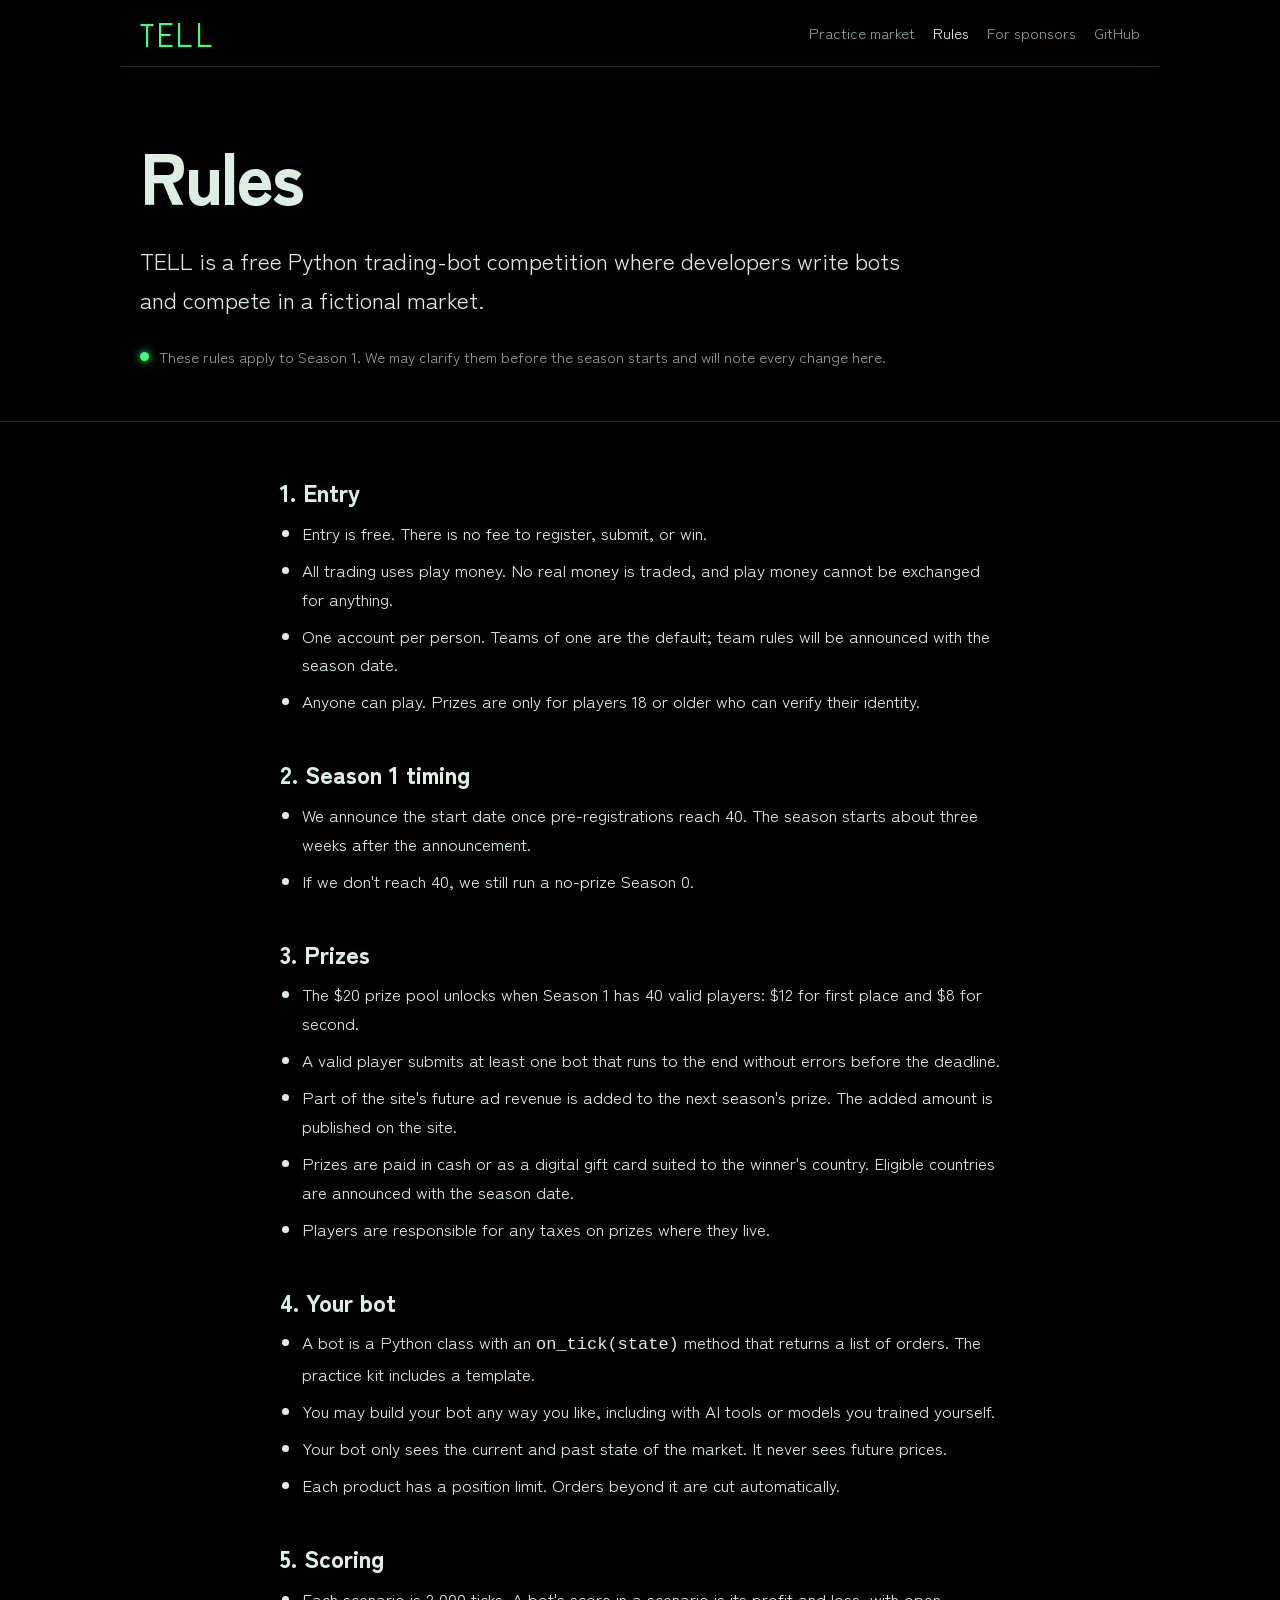
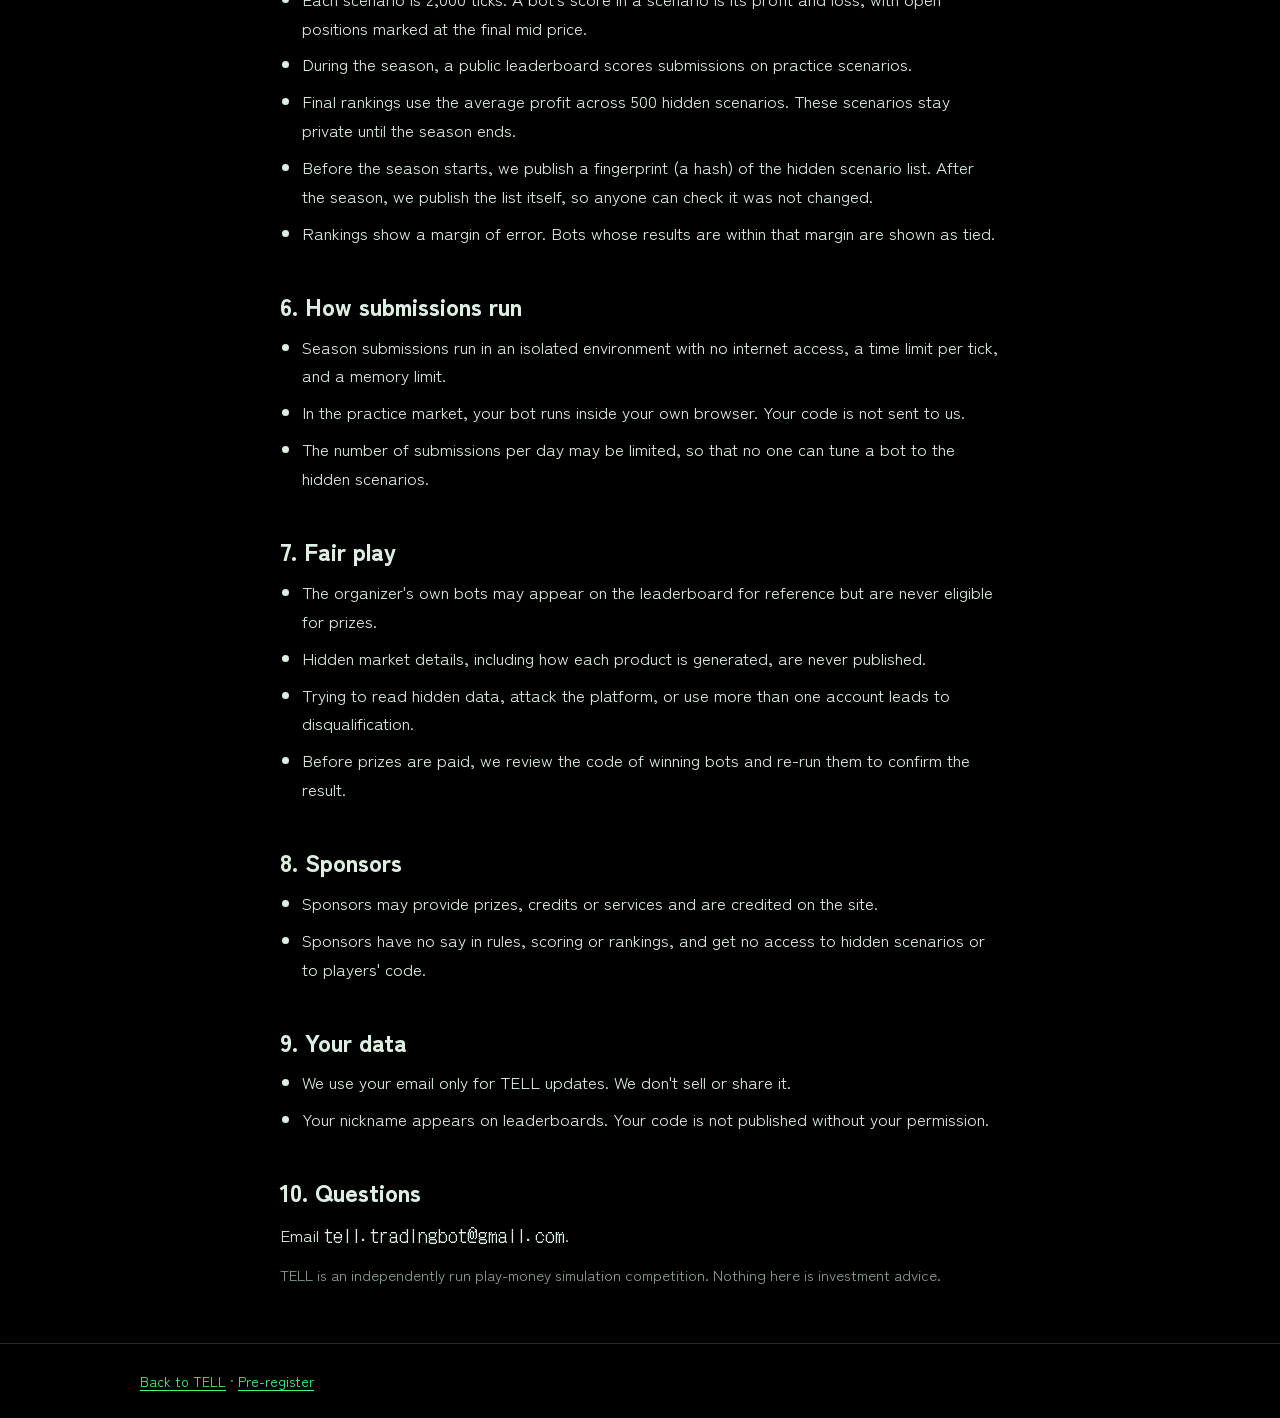
<file: rules.html>
<!doctype html>
<html lang="en">
<head>
<meta charset="utf-8">
<meta name="viewport" content="width=device-width,initial-scale=1,viewport-fit=cover">
<title>Rules — TELL</title>
<meta name="description" content="Rules for TELL, a free Python trading-bot competition where developers write bots and compete in a fictional market.">
<meta property="og:title" content="TELL rules">
<meta property="og:description" content="TELL is a free Python trading-bot competition where developers write bots and compete in a fictional market.">
<meta property="og:image" content="https://telltradingbot-lang.github.io/tell-practice/web/og.png">
<meta name="twitter:card" content="summary_large_image">
<link rel="icon" href="web/og.png">
<link rel="preconnect" href="https://fonts.googleapis.com">
<link rel="stylesheet" href="https://fonts.googleapis.com/css2?family=DotGothic16&family=Zen+Kaku+Gothic+New:wght@400;500;700;900&display=swap">
<link rel="stylesheet" href="site.css">
</head>
<body>
<header>
  <div class="wrap top">
    <a class="wordmark" href="./">TELL</a>
    <nav class="nav" aria-label="Site">
      <a href="web/">Practice market</a>
      <a href="rules.html" aria-current="page">Rules</a>
      <a href="sponsors.html">For sponsors</a>
      <a href="https://github.com/telltradingbot-lang/tell-practice">GitHub</a>
    </nav>
  </div>
</header>

<main>
<div class="hero">
  <div class="wrap">
    <h1 style="font-size:clamp(40px,7vw,72px)">Rules</h1>
    <p class="oneliner">TELL is a free Python trading-bot competition where developers write bots and compete in a fictional market.</p>
    <p class="status">These rules apply to Season 1. We may clarify them before the season starts and will note every change here.</p>
  </div>
</div>

<section>
  <div class="wrap doc">
    <h2>1. Entry</h2>
    <ul>
      <li>Entry is free. There is no fee to register, submit, or win.</li>
      <li>All trading uses play money. No real money is traded, and play money cannot be exchanged for anything.</li>
      <li>One account per person. Teams of one are the default; team rules will be announced with the season date.</li>
      <li>Anyone can play. Prizes are only for players 18 or older who can verify their identity.</li>
    </ul>

    <h2>2. Season 1 timing</h2>
    <ul>
      <li>We announce the start date once pre-registrations reach 40. The season starts about three weeks after the announcement.</li>
      <li>If we don't reach 40, we still run a no-prize Season 0.</li>
    </ul>

    <h2>3. Prizes</h2>
    <ul>
      <li>The $20 prize pool unlocks when Season 1 has 40 valid players: $12 for first place and $8 for second.</li>
      <li>A valid player submits at least one bot that runs to the end without errors before the deadline.</li>
      <li>Part of the site's future ad revenue is added to the next season's prize. The added amount is published on the site.</li>
      <li>Prizes are paid in cash or as a digital gift card suited to the winner's country. Eligible countries are announced with the season date.</li>
      <li>Players are responsible for any taxes on prizes where they live.</li>
    </ul>

    <h2>4. Your bot</h2>
    <ul>
      <li>A bot is a Python class with an <code>on_tick(state)</code> method that returns a list of orders. The practice kit includes a template.</li>
      <li>You may build your bot any way you like, including with AI tools or models you trained yourself.</li>
      <li>Your bot only sees the current and past state of the market. It never sees future prices.</li>
      <li>Each product has a position limit. Orders beyond it are cut automatically.</li>
    </ul>

    <h2>5. Scoring</h2>
    <ul>
      <li>Each scenario is 2,000 ticks. A bot's score in a scenario is its profit and loss, with open positions marked at the final mid price.</li>
      <li>During the season, a public leaderboard scores submissions on practice scenarios.</li>
      <li>Final rankings use the average profit across 500 hidden scenarios. These scenarios stay private until the season ends.</li>
      <li>Before the season starts, we publish a fingerprint (a hash) of the hidden scenario list. After the season, we publish the list itself, so anyone can check it was not changed.</li>
      <li>Rankings show a margin of error. Bots whose results are within that margin are shown as tied.</li>
    </ul>

    <h2>6. How submissions run</h2>
    <ul>
      <li>Season submissions run in an isolated environment with no internet access, a time limit per tick, and a memory limit.</li>
      <li>In the practice market, your bot runs inside your own browser. Your code is not sent to us.</li>
      <li>The number of submissions per day may be limited, so that no one can tune a bot to the hidden scenarios.</li>
    </ul>

    <h2>7. Fair play</h2>
    <ul>
      <li>The organizer's own bots may appear on the leaderboard for reference but are never eligible for prizes.</li>
      <li>Hidden market details, including how each product is generated, are never published.</li>
      <li>Trying to read hidden data, attack the platform, or use more than one account leads to disqualification.</li>
      <li>Before prizes are paid, we review the code of winning bots and re-run them to confirm the result.</li>
    </ul>

    <h2>8. Sponsors</h2>
    <ul>
      <li>Sponsors may provide prizes, credits or services and are credited on the site.</li>
      <li>Sponsors have no say in rules, scoring or rankings, and get no access to hidden scenarios or to players' code.</li>
    </ul>

    <h2>9. Your data</h2>
    <ul>
      <li>We use your email only for TELL updates. We don't sell or share it.</li>
      <li>Your nickname appears on leaderboards. Your code is not published without your permission.</li>
    </ul>

    <h2>10. Questions</h2>
    <p>Email <span class="mail" style="font-size:18px">tell.tradingbot@gmail.com</span>.</p>
    <p class="note">TELL is an independently run play-money simulation competition. Nothing here is investment advice.</p>
  </div>
</section>
</main>

<footer>
  <div class="wrap">
    <p><a href="./">Back to TELL</a> · <a href="https://docs.google.com/forms/d/e/1FAIpQLScodTToTpoWhyD7kxLS6b8hWy7AxgMGxw-bn-_qvMKvQmtWyg/viewform" target="_blank" rel="noopener">Pre-register</a></p>
  </div>
</footer>
</body>
</html>
</file>
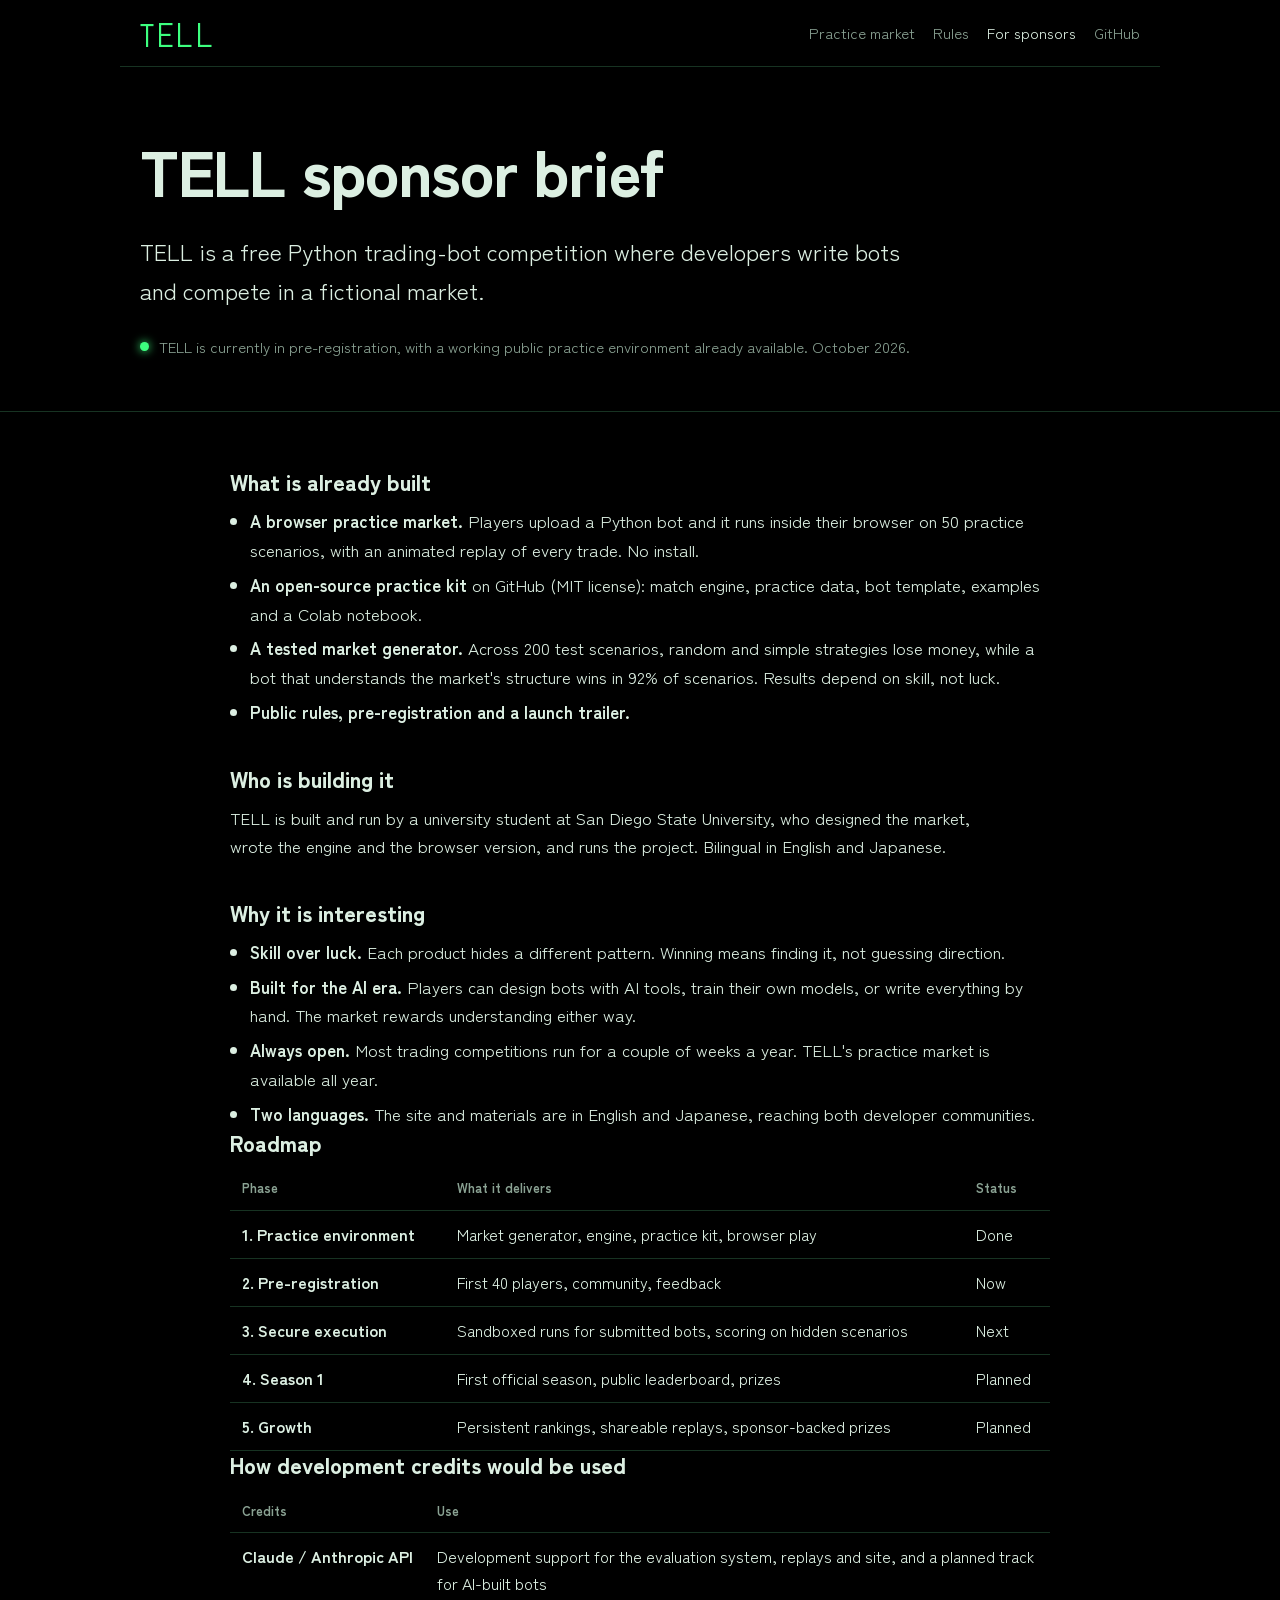
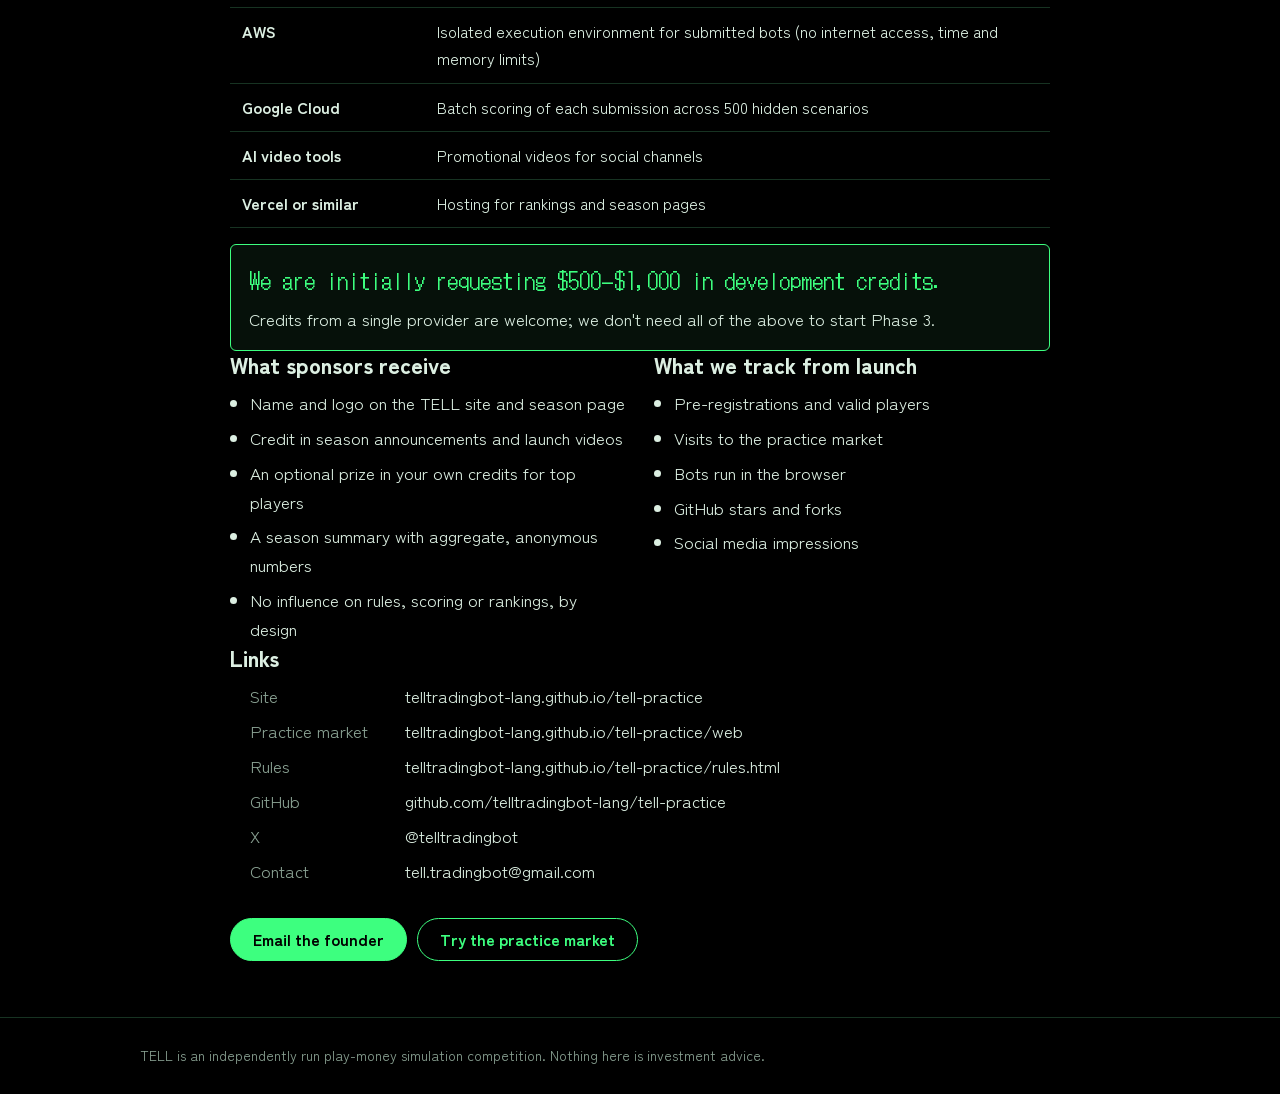
<file: sponsors.html>
<!doctype html>
<html lang="en">
<head>
<meta charset="utf-8">
<meta name="viewport" content="width=device-width,initial-scale=1,viewport-fit=cover">
<title>Sponsor brief — TELL</title>
<meta name="description" content="TELL is a free Python trading-bot competition where developers write bots and compete in a fictional market.">
<meta property="og:title" content="TELL sponsor brief">
<meta property="og:description" content="TELL is a free Python trading-bot competition where developers write bots and compete in a fictional market.">
<meta property="og:image" content="https://telltradingbot-lang.github.io/tell-practice/web/og.png">
<meta name="twitter:card" content="summary_large_image">
<link rel="icon" href="web/og.png">
<link rel="preconnect" href="https://fonts.googleapis.com">
<link rel="stylesheet" href="https://fonts.googleapis.com/css2?family=DotGothic16&family=Zen+Kaku+Gothic+New:wght@400;500;700;900&display=swap">
<link rel="stylesheet" href="site.css">
<style>
.brief{max-width:860px}
.brief h2{font-size:22px;margin:38px 0 12px}
.brief h2:first-of-type{margin-top:0}
.brief p{max-width:46em}
.brief ul{padding-left:20px;margin:8px 0 0;display:grid;gap:6px}
.tbl{width:100%;border-collapse:collapse;margin-top:8px;font-size:16px}
.tbl th,.tbl td{text-align:left;vertical-align:top;padding:10px 12px;border-bottom:1px solid var(--line)}
.tbl th{font-size:13px;font-weight:700;color:var(--muted)}
.tbl td:first-child{font-weight:700;white-space:nowrap}
.ask{border:1px solid var(--led);border-radius:6px;padding:16px 18px;margin-top:16px;background:var(--surface)}
.ask strong{font-family:var(--dot);color:var(--led);font-size:22px;font-weight:400}
.two{display:grid;grid-template-columns:minmax(0,1fr) minmax(0,1fr);gap:28px}
.links{list-style:none;padding:0;display:grid;gap:6px}
.links li span{color:var(--muted);display:inline-block;min-width:150px}
.founder{display:none}
@media (max-width:820px){.two{grid-template-columns:1fr}.tbl td:first-child{white-space:normal}}
/* printable version: light, two pages */
@media print{
  :root{--black:#fff;--surface:#f4f7f5;--text:#111;--muted:#4a5a50;--line:#d5ddd8;--led:#0a7a3a}
  :root{color-scheme:light}
  html,body{background:#fff!important}
  body{font-size:10pt;line-height:1.4}
  .brief ul{gap:2px}
  .hero .wrap{gap:8px}
  header,.btns,footer,.screen-only{display:none!important}
  .hero .wrap{padding-block:0 12px}
  .hero h1{font-size:28pt}
  .oneliner{font-size:13pt}
  section>.wrap{padding-block:0}
  section{border:0}
  .brief h2{font-size:13pt;margin:16px 0 6px;break-after:avoid}
  .tbl{font-size:10pt}.tbl th,.tbl td{padding:5px 8px}
  .ask{padding:8px 12px;margin-top:8px}.ask strong{font-size:14pt}
  .two{gap:16px}
  .founder{display:block}
  a{color:var(--text);text-decoration:none}
  .keep{break-inside:avoid}
}
@page{size:Letter;margin:12mm 14mm}
</style>
</head>
<body>
<header>
  <div class="wrap top">
    <a class="wordmark" href="./">TELL</a>
    <nav class="nav" aria-label="Site">
      <a href="web/">Practice market</a>
      <a href="rules.html">Rules</a>
      <a href="sponsors.html" aria-current="page">For sponsors</a>
      <a href="https://github.com/telltradingbot-lang/tell-practice">GitHub</a>
    </nav>
  </div>
</header>

<main>
<div class="hero">
  <div class="wrap">
    <h1 style="font-size:clamp(38px,6vw,64px)">TELL sponsor brief</h1>
    <p class="oneliner">TELL is a free Python trading-bot competition where developers write bots and compete in a fictional market.</p>
    <p class="status">TELL is currently in pre-registration, with a working public practice environment already available. October 2026.</p>
  </div>
</div>

<section>
  <div class="wrap brief">

    <h2>What is already built</h2>
    <ul>
      <li><strong>A browser practice market.</strong> Players upload a Python bot and it runs inside their browser on 50 practice scenarios, with an animated replay of every trade. No install.</li>
      <li><strong>An open-source practice kit</strong> on GitHub (MIT license): match engine, practice data, bot template, examples and a Colab notebook.</li>
      <li><strong>A tested market generator.</strong> Across 200 test scenarios, random and simple strategies lose money, while a bot that understands the market's structure wins in 92% of scenarios. Results depend on skill, not luck.</li>
      <li><strong>Public rules, pre-registration and a launch trailer.</strong></li>
    </ul>

    <h2>Who is building it</h2>
    <p>TELL is built and run by a university student at San Diego State University, who designed the market, wrote the engine and the browser version, and runs the project. Bilingual in English and Japanese.</p>

    <h2>Why it is interesting</h2>
    <ul>
      <li><strong>Skill over luck.</strong> Each product hides a different pattern. Winning means finding it, not guessing direction.</li>
      <li><strong>Built for the AI era.</strong> Players can design bots with AI tools, train their own models, or write everything by hand. The market rewards understanding either way.</li>
      <li><strong>Always open.</strong> Most trading competitions run for a couple of weeks a year. TELL's practice market is available all year.</li>
      <li><strong>Two languages.</strong> The site and materials are in English and Japanese, reaching both developer communities.</li>
    </ul>

    <div class="keep">
    <h2>Roadmap</h2>
    <table class="tbl">
      <thead><tr><th>Phase</th><th>What it delivers</th><th>Status</th></tr></thead>
      <tbody>
        <tr><td>1. Practice environment</td><td>Market generator, engine, practice kit, browser play</td><td>Done</td></tr>
        <tr><td>2. Pre-registration</td><td>First 40 players, community, feedback</td><td>Now</td></tr>
        <tr><td>3. Secure execution</td><td>Sandboxed runs for submitted bots, scoring on hidden scenarios</td><td>Next</td></tr>
        <tr><td>4. Season 1</td><td>First official season, public leaderboard, prizes</td><td>Planned</td></tr>
        <tr><td>5. Growth</td><td>Persistent rankings, shareable replays, sponsor-backed prizes</td><td>Planned</td></tr>
      </tbody>
    </table>
    </div>

    <div class="keep">
    <h2>How development credits would be used</h2>
    <table class="tbl">
      <thead><tr><th>Credits</th><th>Use</th></tr></thead>
      <tbody>
        <tr><td>Claude / Anthropic API</td><td>Development support for the evaluation system, replays and site, and a planned track for AI-built bots</td></tr>
        <tr><td>AWS</td><td>Isolated execution environment for submitted bots (no internet access, time and memory limits)</td></tr>
        <tr><td>Google Cloud</td><td>Batch scoring of each submission across 500 hidden scenarios</td></tr>
        <tr><td>AI video tools</td><td>Promotional videos for social channels</td></tr>
        <tr><td>Vercel or similar</td><td>Hosting for rankings and season pages</td></tr>
      </tbody>
    </table>
    <div class="ask"><p><strong>We are initially requesting $500–$1,000 in development credits.</strong></p><p style="margin-top:6px">Credits from a single provider are welcome; we don't need all of the above to start Phase 3.</p></div>
    </div>

    <div class="two">
      <div class="keep">
        <h2>What sponsors receive</h2>
        <ul>
          <li>Name and logo on the TELL site and season page</li>
          <li>Credit in season announcements and launch videos</li>
          <li>An optional prize in your own credits for top players</li>
          <li>A season summary with aggregate, anonymous numbers</li>
          <li>No influence on rules, scoring or rankings, by design</li>
        </ul>
      </div>
      <div class="keep">
        <h2>What we track from launch</h2>
        <ul>
          <li>Pre-registrations and valid players</li>
          <li>Visits to the practice market</li>
          <li>Bots run in the browser</li>
          <li>GitHub stars and forks</li>
          <li>Social media impressions</li>
        </ul>
      </div>
    </div>

    <div class="keep">
    <h2>Links</h2>
    <ul class="links">
      <li><span>Site</span> telltradingbot-lang.github.io/tell-practice</li>
      <li><span>Practice market</span> telltradingbot-lang.github.io/tell-practice/web</li>
      <li><span>Rules</span> telltradingbot-lang.github.io/tell-practice/rules.html</li>
      <li><span>GitHub</span> github.com/telltradingbot-lang/tell-practice</li>
      <li><span>X</span> @telltradingbot</li>
      <li><span>Contact</span> tell.tradingbot@gmail.com</li>
    </ul>
    </div>

    <div class="btns screen-only" style="margin-top:32px">
      <a class="btn primary" href="mailto:tell.tradingbot@gmail.com">Email the founder</a>
      <a class="btn" href="web/">Try the practice market</a>
    </div>
  </div>
</section>
</main>

<footer>
  <div class="wrap">
    <p>TELL is an independently run play-money simulation competition. Nothing here is investment advice.</p>
  </div>
</footer>
</body>
</html>
</file>
<file: site.css>
/* TELL site styles. Black ground, one LED green, dot-matrix figures. */
:root{
  --black:#000;
  --surface:#06110a;
  --led:#3dff7f;
  --led-dim:#0f2a18;
  --text:#dcefe2;
  --muted:#8aa293;
  --line:#173322;
  --down:#ff5c4d;
  --body:"Zen Kaku Gothic New","Hiragino Sans","Noto Sans JP",system-ui,sans-serif;
  --dot:"DotGothic16","Hiragino Sans",monospace;
  color-scheme:dark;
}
*{box-sizing:border-box}
html{-webkit-text-size-adjust:100%}
body{margin:0;background:var(--black);color:var(--text);font-family:var(--body);font-size:17px;line-height:1.7}
a{color:var(--led);text-underline-offset:3px}
:focus-visible{outline:2px solid var(--led);outline-offset:3px}
.wrap{max-width:1040px;margin:0 auto;padding-left:max(20px,env(safe-area-inset-left,0px));padding-right:max(20px,env(safe-area-inset-right,0px))}
h1,h2,h3{margin:0;text-wrap:balance;line-height:1.2}
p{margin:0}

/* header */
.top{display:flex;align-items:center;justify-content:space-between;gap:16px;padding-block:18px;border-bottom:1px solid var(--line)}
.wordmark{font-family:var(--dot);font-size:30px;letter-spacing:.14em;color:var(--led);text-decoration:none;line-height:1}
.nav{display:flex;gap:18px;flex-wrap:wrap;font-size:15px}
.nav a{color:var(--muted);text-decoration:none}
.nav a:hover,.nav a[aria-current="page"]{color:var(--text)}

/* buttons */
.btns{display:flex;flex-wrap:wrap;gap:10px}
.btn{display:inline-block;font-weight:700;font-size:16px;text-decoration:none;border-radius:999px;padding:11px 22px;border:1px solid var(--led);color:var(--led);background:transparent;line-height:1.2}
.btn:hover{background:color-mix(in srgb,var(--led) 12%,transparent)}
.btn.primary{background:var(--led);color:var(--black)}
.btn.primary:hover{filter:brightness(1.1)}

/* sections */
section{border-top:1px solid var(--line)}
section>.wrap{padding-block:56px}
.kicker{font-family:var(--dot);color:var(--led);font-size:18px;margin-bottom:10px}
h2{font-size:clamp(26px,3.6vw,34px);font-weight:900;margin-bottom:20px}
.lede{color:var(--muted);max-width:40em}

/* hero */
.hero .wrap{padding-block:64px 52px;display:grid;gap:24px}
.hero h1{font-size:clamp(46px,9vw,96px);font-weight:900;letter-spacing:-.02em}
.oneliner{font-size:clamp(19px,2.2vw,23px);max-width:34em}
.status{display:flex;align-items:center;gap:10px;color:var(--muted);font-size:15px}
.status::before{content:"";width:9px;height:9px;border-radius:50%;background:var(--led);box-shadow:0 0 10px var(--led)}

/* grids */
.cols{display:grid;grid-template-columns:repeat(3,minmax(0,1fr));gap:28px}
.col{display:grid;gap:8px;align-content:start}
.col .n{font-family:var(--dot);color:var(--led);font-size:30px;line-height:1}
.col h3{font-size:18px;font-weight:700}
.col p{color:var(--muted);font-size:15px}

.facts{display:grid;grid-template-columns:repeat(4,minmax(0,1fr));gap:1px;background:var(--line);border:1px solid var(--line);border-radius:6px;overflow:hidden}
.fact{background:var(--surface);padding:18px;display:grid;gap:4px;min-width:0}
.fact .v{font-family:var(--dot);font-size:28px;color:var(--led);line-height:1.1}
.fact .k{font-size:14px;color:var(--muted)}

/* roadmap */
.road{list-style:none;margin:0;padding:0;display:grid;gap:0;border-left:2px solid var(--line);margin-left:6px}
.road li{position:relative;padding:0 0 26px 26px}
.road li::before{content:"";position:absolute;left:-8px;top:6px;width:14px;height:14px;border-radius:50%;background:var(--black);border:2px solid var(--line)}
.road li.done::before{background:var(--led);border-color:var(--led)}
.road li.now::before{background:var(--black);border-color:var(--led);box-shadow:0 0 12px var(--led)}
.road .ph{font-family:var(--dot);color:var(--muted);font-size:15px}
.road li.done .ph,.road li.now .ph{color:var(--led)}
.road h3{font-size:18px;font-weight:700;margin:2px 0 4px}
.road p{color:var(--muted);font-size:15px;max-width:44em}
.tag{display:inline-block;font-size:12px;font-weight:700;border-radius:999px;padding:1px 9px;margin-left:8px;vertical-align:2px}
.tag.done{background:var(--led);color:var(--black)}
.tag.now{border:1px solid var(--led);color:var(--led)}

/* checklist */
.checks{list-style:none;margin:0;padding:0;display:grid;grid-template-columns:repeat(2,minmax(0,1fr));gap:12px 32px}
.checks li{padding-left:28px;position:relative}
.checks li::before{content:"";position:absolute;left:2px;top:.55em;width:12px;height:7px;border-left:2px solid var(--led);border-bottom:2px solid var(--led);transform:rotate(-45deg)}

/* rules page */
.doc{max-width:760px}
.doc h2{margin-top:44px;margin-bottom:12px;font-size:24px}
.doc h2:first-child{margin-top:0}
.doc p,.doc li{color:var(--text)}
.doc p+p{margin-top:12px}
.doc ul,.doc ol{padding-left:22px;margin:10px 0 0;display:grid;gap:8px}
.doc .note{color:var(--muted);font-size:15px}

.contact{display:grid;gap:8px}
.mail{font-family:var(--dot);font-size:22px;color:var(--text);user-select:all}

footer{border-top:1px solid var(--line);color:var(--muted);font-size:14px}
footer .wrap{padding-block:26px;display:grid;gap:4px}

@media (max-width:820px){
  .cols{grid-template-columns:1fr}
  .facts{grid-template-columns:repeat(2,minmax(0,1fr))}
  .checks{grid-template-columns:1fr}
  .nav{display:none}
}
</file>
